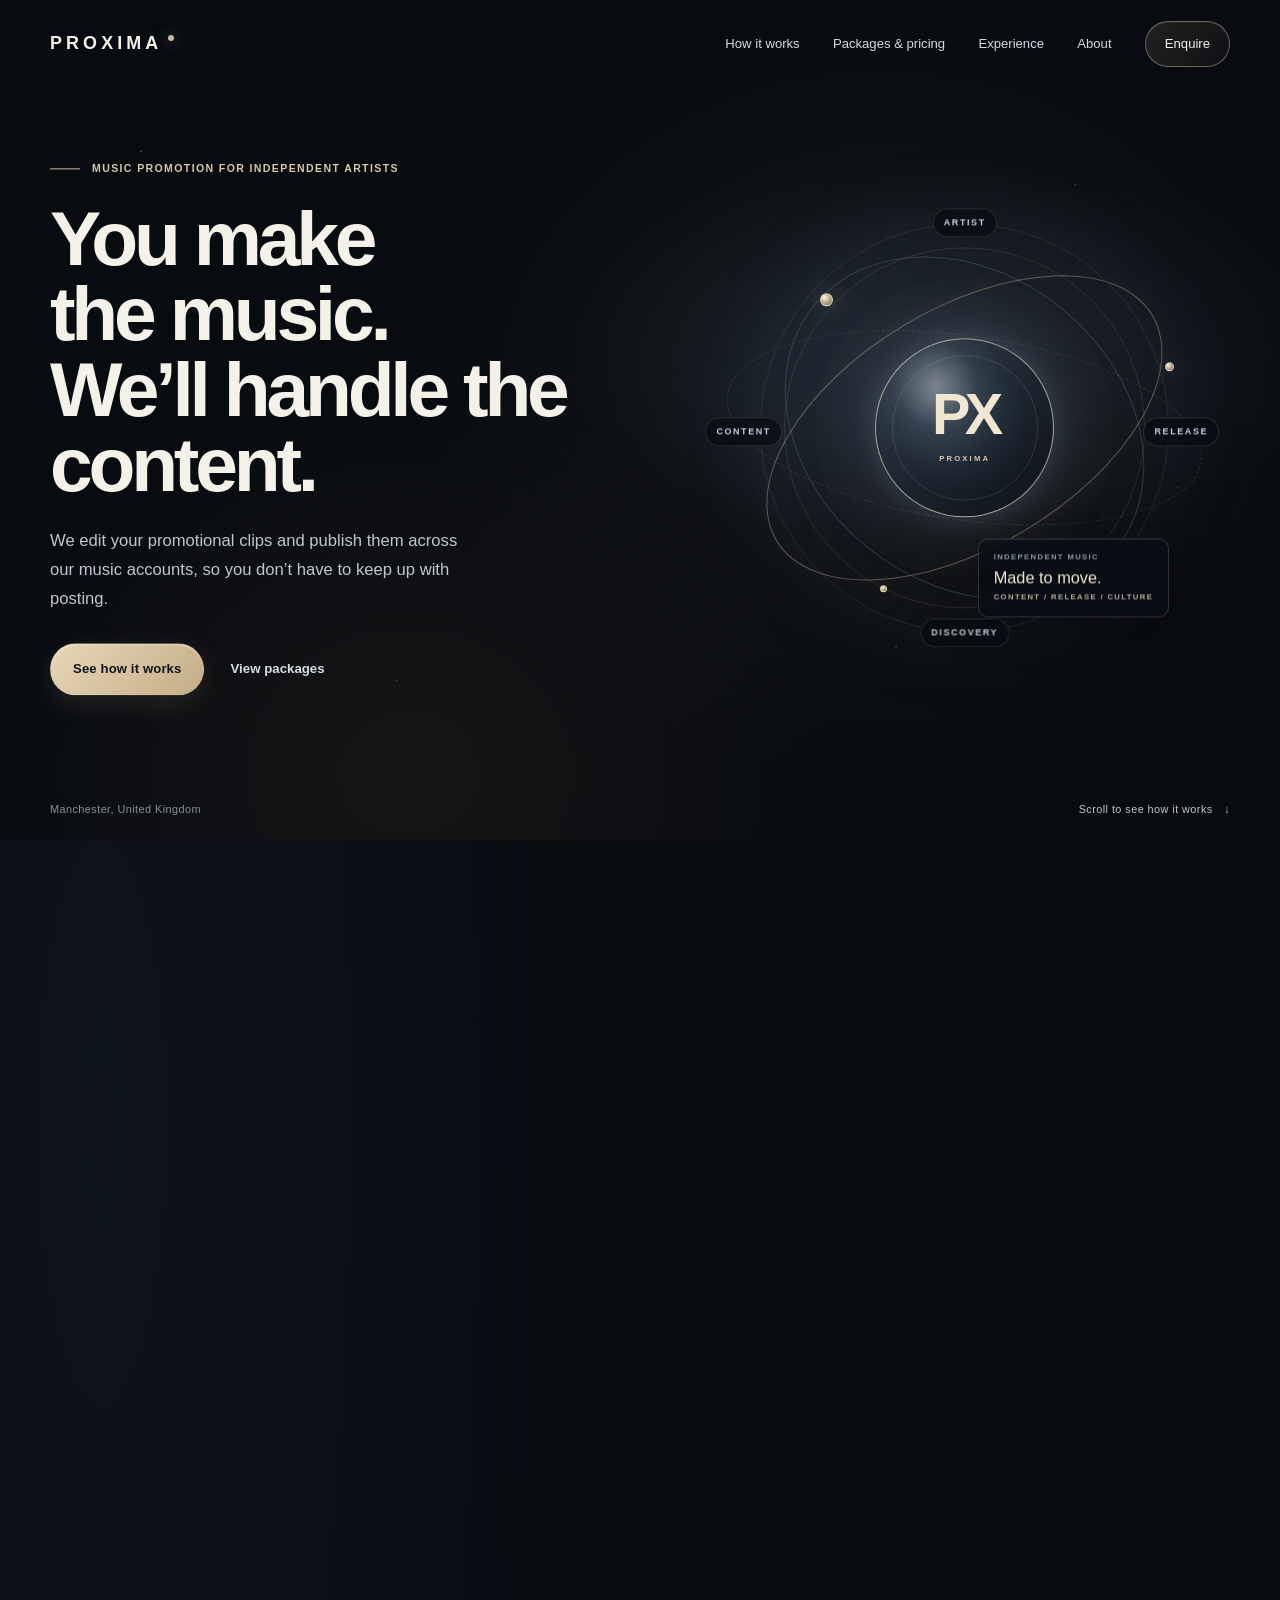
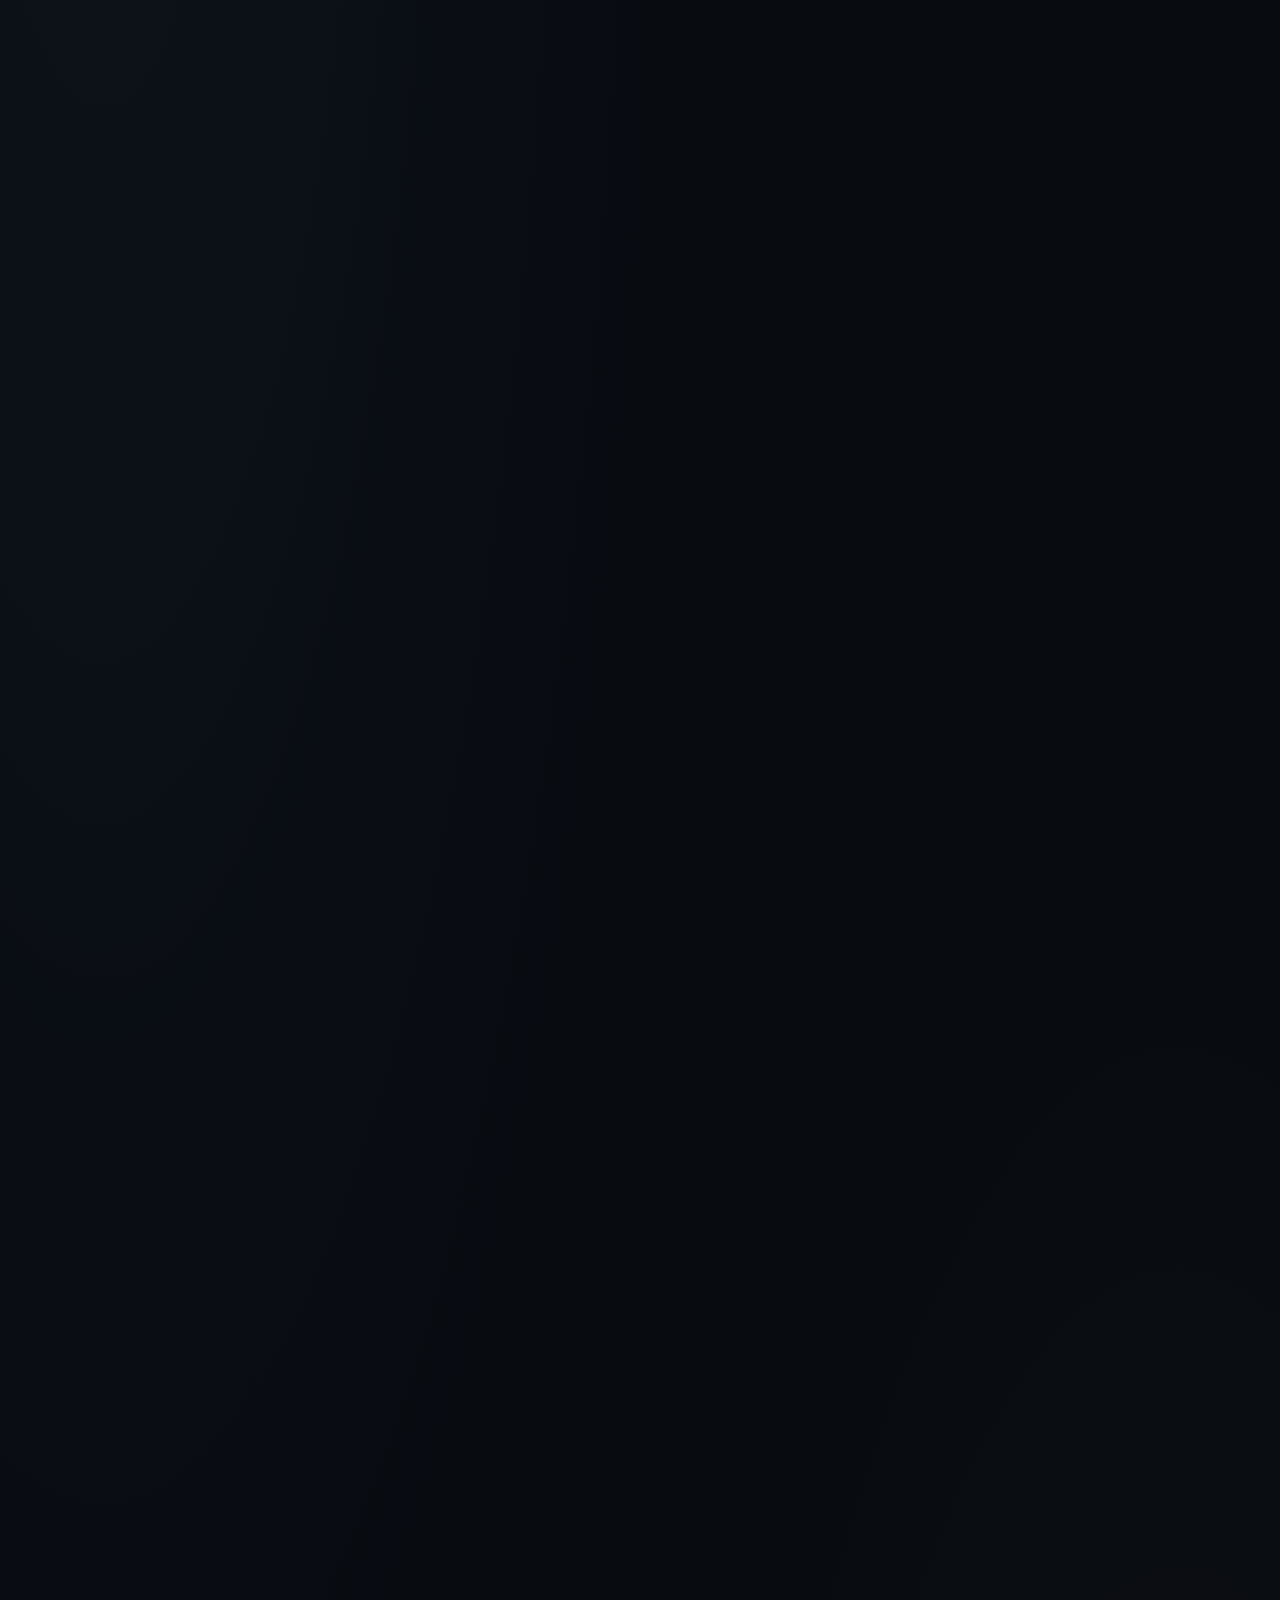
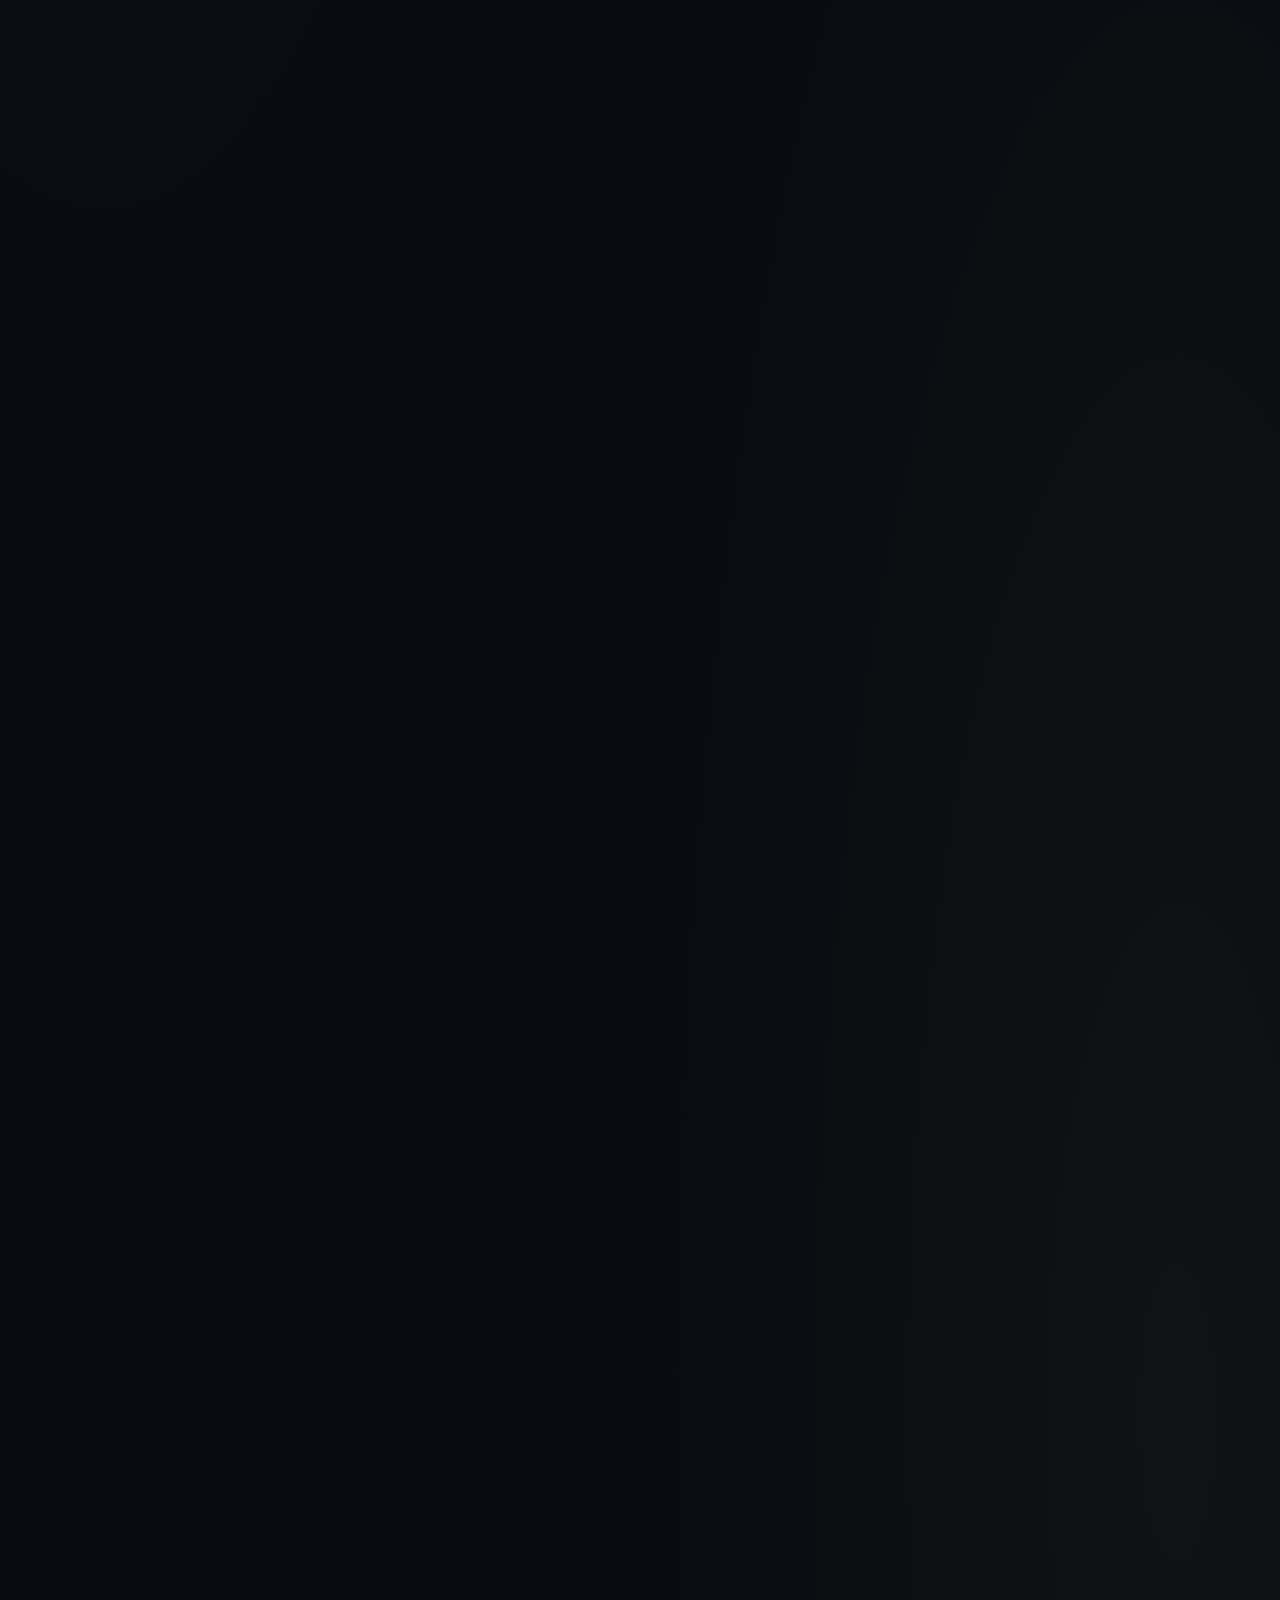
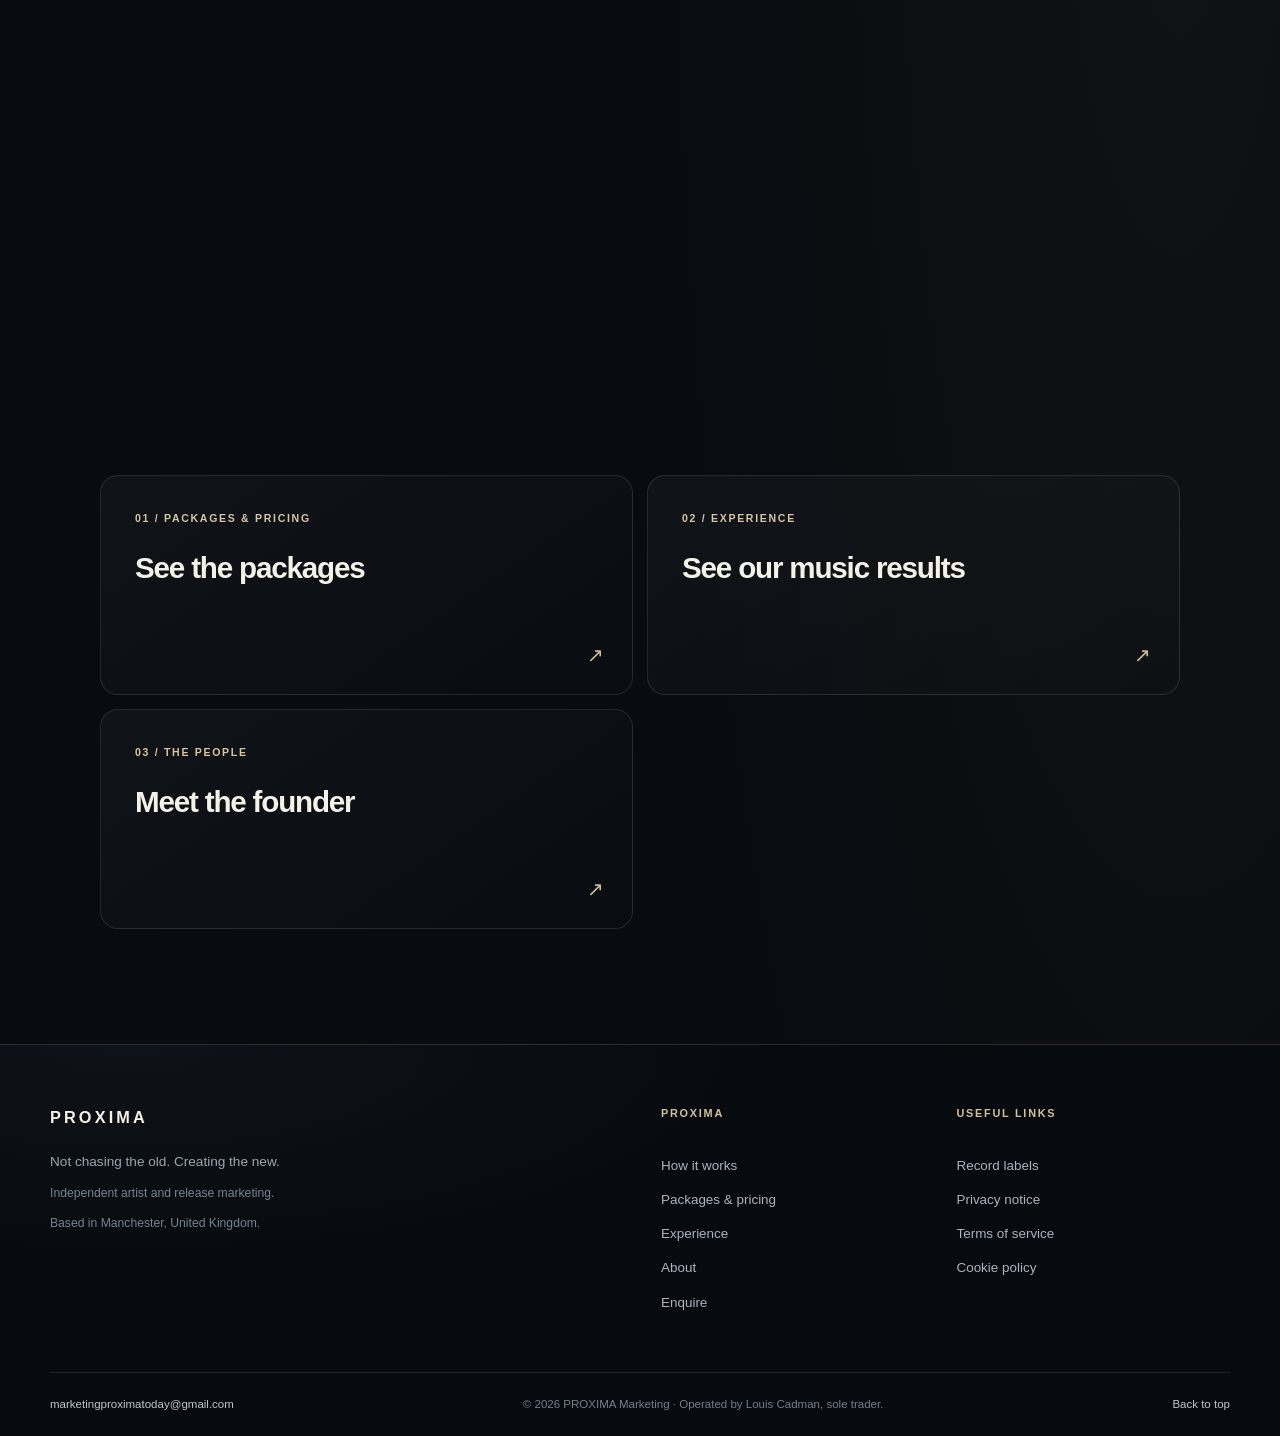
<file: index.html>
<!doctype html>
<html lang="en">
<head>
  <meta charset="utf-8">
  <meta name="viewport" content="width=device-width, initial-scale=1">
  <meta name="theme-color" content="#090909">
  <meta name="description" content="Hands-on music promotion for independent artists. PROXIMA edits clips, creates release content and publishes through dedicated music accounts.">
  <meta property="og:type" content="website">
  <meta property="og:title" content="PROXIMA — Independent Music Marketing">
  <meta property="og:description" content="Hands-on music promotion for independent artists. PROXIMA edits clips, creates release content and publishes through dedicated music accounts.">
  <meta property="og:url" content="https://proximamarketing.github.io/Proxima/">
  <title>PROXIMA — Independent Music Marketing</title>
  <link rel="stylesheet" href="style.css?v=20261109-standard-font-refresh-01">
  <link rel="stylesheet" href="site-pages.css?v=20261109-release-label-layout-01">
  <script src="script.js?v=20261109-release-label-layout-01" defer></script>
</head>
<body>
  <a class="skip-link" href="#main">Skip to content</a>
  <div class="scroll-progress" aria-hidden="true"></div>
  <header class="site-header">
    <nav class="navbar container" aria-label="Main navigation">
      <a class="wordmark" href="#top" aria-label="PROXIMA home">PROXIMA</a>
      <button class="menu-toggle" type="button" aria-expanded="false" aria-controls="primaryNavigation" aria-label="Open navigation">
        <span></span><span></span>
      </button>
      <div class="nav-links" id="primaryNavigation">
        <a href="index.html#journey">How it works</a>
        <a href="journey.html">Packages &amp; pricing</a>
        <a href="views.html">Experience</a>
        <a href="about.html">About</a>
        <a class="nav-cta" href="application.html#application">Enquire</a>
      </div>
    </nav>
  </header>

  <main id="main">
    <section class="hero section-shell" id="top">
      <div class="hero-glow" aria-hidden="true"></div>
      <div class="hero-grid container">
        <div class="hero-copy">
          <p class="eyebrow"><span class="eyebrow-line"></span> Music promotion for independent artists</p>
          <h1>You make the music.<br><span class="serif-accent">We’ll handle the content.</span></h1>
          <p class="hero-lede">We edit your promotional clips and publish them across our music accounts, so you don’t have to keep up with posting.</p>
          <div class="hero-actions">
            <a class="button button-primary" href="#journey">See how it works</a>
            <a class="text-link" href="journey.html">View packages</a>
          </div>
        </div>
        <div class="hero-art" aria-hidden="true">
          <div class="hero-art-scene">
            <span class="hero-art-orbit hero-art-orbit-one"></span>
            <span class="hero-art-orbit hero-art-orbit-two"></span>
            <span class="hero-art-orbit hero-art-orbit-three"></span>
            <span class="hero-art-node hero-art-node-one"></span>
            <span class="hero-art-node hero-art-node-two"></span>
            <span class="hero-art-node hero-art-node-three"></span>
            <div class="hero-art-core">
              <span class="hero-art-core-mark">PX</span>
              <span class="hero-art-core-name">PROXIMA</span>
            </div>
            <span class="hero-art-label hero-art-label-top">ARTIST</span>
            <span class="hero-art-label hero-art-label-right">RELEASE</span>
            <span class="hero-art-label hero-art-label-bottom">DISCOVERY</span>
            <span class="hero-art-label hero-art-label-left">CONTENT</span>
            <div class="hero-art-caption"><span>INDEPENDENT MUSIC</span><strong>Made to move.</strong><span>CONTENT / RELEASE / CULTURE</span></div>
          </div>
        </div>
      </div>
      <div class="hero-bottom container">
        <span>Manchester, United Kingdom</span>
        <a href="#approach">Scroll to see how it works <span aria-hidden="true">↓</span></a>
      </div>
    </section>

    

      <aside class="solar-guide" aria-label="PROXIMA solar system navigation">
        <div class="solar-guide-heading">
          <p class="eyebrow">How it works</p>
          <h2>See what<br><span class="serif-accent">we do.</span></h2>
          <p class="solar-guide-hint">Scroll through the service, or choose a section.</p>
        </div>
        <div class="solar-briefing" id="solarBriefing" aria-live="polite" aria-atomic="true" hidden>
          <div class="solar-briefing-content" id="solarBriefingContent">
            <p class="solar-briefing-index" id="solarBriefingIndex">01 / 06</p>
            <h2 id="solarBriefingTitle"></h2>
            <p class="solar-briefing-copy" id="solarBriefingCopy"></p>
            <p class="solar-briefing-meta" id="solarBriefingMeta"></p>
            <a class="inline-link solar-briefing-link" href="application.html#application">Make an enquiry</a>
          </div>
        </div>
        <svg class="planet-annotation" id="planetAnnotation" aria-hidden="true">
          <defs>
            <linearGradient id="planetLeaderGradient" x1="0%" y1="0%" x2="100%" y2="0%">
              <stop offset="0%" stop-color="#e8d8b5" stop-opacity=".95"></stop>
              <stop offset="52%" stop-color="#d7e0e6" stop-opacity=".8"></stop>
              <stop offset="100%" stop-color="#e8d8b5" stop-opacity=".92"></stop>
            </linearGradient>
          </defs>
          <path id="planetLeaderPrevious" d=""></path>
          <path id="planetLeader" pathLength="1" d=""></path>
          <circle id="planetAnchorRing" cx="0" cy="0" r="6.5"></circle>
          <circle id="planetAnchorDot" cx="0" cy="0" r="2.1"></circle>
          <circle id="planetLeaderEnd" cx="0" cy="0" r="3"></circle>
        </svg>
        <div class="solar-system" id="solarSystem">
          <div class="solar-orbit solar-orbit-one" aria-hidden="true"></div>
          <div class="solar-orbit solar-orbit-two" aria-hidden="true"></div>
          <div class="solar-orbit solar-orbit-three" aria-hidden="true"></div>
          <a class="solar-star" href="application.html#application" aria-label="Start an artist or label enquiry"><span class="star-shape" aria-hidden="true"></span><span class="star-label">ENQUIRE</span></a>
          <div class="planet-field" id="planetField">
            <a class="planet-link" data-target="approach" href="#approach" style="--orbit-index:0"><span class="planet-body planet-dawn" aria-hidden="true"></span><span class="planet-label">Why PROXIMA</span></a>
            <a class="planet-link" data-target="identity" href="#identity" style="--orbit-index:1"><span class="planet-body planet-identity" aria-hidden="true"></span><span class="planet-label">Artist features</span></a>
            <a class="planet-link" data-target="release" href="#release" style="--orbit-index:2"><span class="planet-body planet-release" aria-hidden="true"></span><span class="planet-label">Release clips</span></a>
            <a class="planet-link" data-target="content" href="#content" style="--orbit-index:3"><span class="planet-body planet-content" aria-hidden="true"></span><span class="planet-label">Music culture</span></a>
            <a class="planet-link" data-target="audience" href="#audience" style="--orbit-index:4"><span class="planet-body planet-audience" aria-hidden="true"></span><span class="planet-label">Research</span></a>
            <a class="planet-link" data-target="process" href="#process" style="--orbit-index:5"><span class="planet-body planet-process" aria-hidden="true"></span><span class="planet-label">How it works</span></a>
          </div>
        </div>
        <nav class="solar-mobile-key" aria-label="Choose a subject area">
          <a class="solar-key-link" data-target="approach" href="#approach">Why PROXIMA</a>
          <a class="solar-key-link" data-target="identity" href="#identity">Artist features</a>
          <a class="solar-key-link" data-target="release" href="#release">Release clips</a>
          <a class="solar-key-link" data-target="content" href="#content">Music culture</a>
          <a class="solar-key-link" data-target="audience" href="#audience">Research</a>
          <a class="solar-key-link" data-target="process" href="#process">How it works</a>
        </nav>
        <div class="solar-guide-footer"><span class="solar-live-dot"></span><span id="solarStatus" aria-live="polite">Scroll to see what we do.</span></div>
        <div class="solar-chapter-counter" aria-hidden="true"><span id="solarChapterNumber">01</span><span class="solar-counter-rule"></span><span>06</span></div>
      </aside>

    <div class="experience-layout" id="journey">
      <div class="experience-content">
    <section class="intro section-pad" id="approach">
      <div class="container intro-grid reveal">
        <div>
          <p class="eyebrow">Why PROXIMA exists</p>
          <h2>More time<br><span class="serif-accent">for the music.</span></h2>
        </div>
        <div class="intro-copy"><p>We take care of the editing, captions and regular posting. You stay focused on writing, recording and releasing.</p></div>
      </div>
    </section>

    <section class="services section-pad" id="services">
      <div class="container">
        <div class="section-heading reveal">
          <div><p class="eyebrow">What we do</p><h2>What we<br><span class="serif-accent">make for you.</span></h2></div>
        </div>
        <div class="service-grid">
          <article class="service-card reveal planet-chapter" id="identity">
            <div class="service-card-top"><span class="service-number">01</span></div>
            <h3>Artist features</h3>
          </article>
          <article class="service-card reveal planet-chapter" id="release">
            <div class="service-card-top"><span class="service-number">02</span></div>
            <h3>Release clips</h3>
          </article>
          <article class="service-card reveal planet-chapter" id="content">
            <div class="service-card-top"><span class="service-number">03</span></div>
            <h3>Music culture</h3>
          </article>
          <article class="service-card reveal planet-chapter" id="audience">
            <div class="service-card-top"><span class="service-number">04</span></div>
            <h3>Release research</h3>
          </article>
        </div>
      </div>
    </section>

    <section class="process section-pad" id="process">
      <div class="container">
        <div class="section-heading section-heading-centered reveal">
          <p class="eyebrow">The process</p>
          <h2>Four steps.<br><span class="serif-accent">Then we get to work.</span></h2>
        </div>
        <div class="process-steps">
          <article class="process-step reveal"><span class="step-number">01</span><div class="step-line" aria-hidden="true"></div><h3>Send your music</h3></article>
          <article class="process-step reveal"><span class="step-number">02</span><div class="step-line" aria-hidden="true"></div><h3>Agree the content</h3></article>
          <article class="process-step reveal"><span class="step-number">03</span><div class="step-line" aria-hidden="true"></div><h3>Approve the edits</h3></article>
          <article class="process-step reveal"><span class="step-number">04</span><div class="step-line" aria-hidden="true"></div><h3>We publish and report</h3></article>
        </div>
      </div>
    </section>

    <section class="destination-section section-pad" id="destinations">
      <div class="container">
        <div class="destination-intro reveal">
          <p class="eyebrow">Want the details?</p>
          <h2>Choose what<br><span class="serif-accent">you need to see.</span></h2>
        </div>
        <div class="destination-grid">
          <a class="destination-card reveal" href="journey.html">
            <span class="destination-index">01 / PACKAGES &amp; PRICING</span>
            <span class="destination-title">See the packages</span>
            <span class="destination-arrow" aria-hidden="true">↗</span>
          </a>
          <a class="destination-card reveal" href="views.html">
            <span class="destination-index">02 / EXPERIENCE</span>
            <span class="destination-title">See our music results</span>
            <span class="destination-arrow" aria-hidden="true">↗</span>
          </a>
          <a class="destination-card reveal" href="about.html">
            <span class="destination-index">03 / THE PEOPLE</span>
            <span class="destination-title">Meet the founder</span>
            <span class="destination-arrow" aria-hidden="true">↗</span>
          </a>
        </div>
      </div>
    </section>
      </div>
    </div>
  </main>

  <footer class="site-footer">
    <div class="container footer-main">
      <div class="footer-brand">
        <a class="wordmark footer-wordmark" href="#top">PROXIMA</a>
        <p>Not chasing the old. Creating the new.</p>
        <p class="footer-positioning">Independent artist and release marketing.</p>
        <p class="footer-positioning">Based in Manchester, United Kingdom.</p>
      </div>
      <div class="footer-nav">
        <span class="footer-label">PROXIMA</span>
        <a href="index.html#journey">How it works</a>
        <a href="journey.html">Packages &amp; pricing</a>
        <a href="views.html">Experience</a>
        <a href="about.html">About</a>
        <a href="application.html#application">Enquire</a>
      </div>
      <div class="footer-nav footer-legal-nav">
        <span class="footer-label">Useful links</span>
        <a href="labels.html">Record labels</a>
        <a href="privacy.html">Privacy notice</a>
        <a href="terms.html">Terms of service</a>
        <a href="cookies.html">Cookie policy</a>
      </div>
    </div>
    <div class="container footer-bottom">
      <a href="mailto:marketingproximatoday@gmail.com">marketingproximatoday@gmail.com</a>
      <span>© <span id="currentYear">2026</span> PROXIMA Marketing · Operated by Louis Cadman, sole trader.</span>
      <a href="#top">Back to top</a>
    </div>
  </footer>
</body>
</html>
</file>
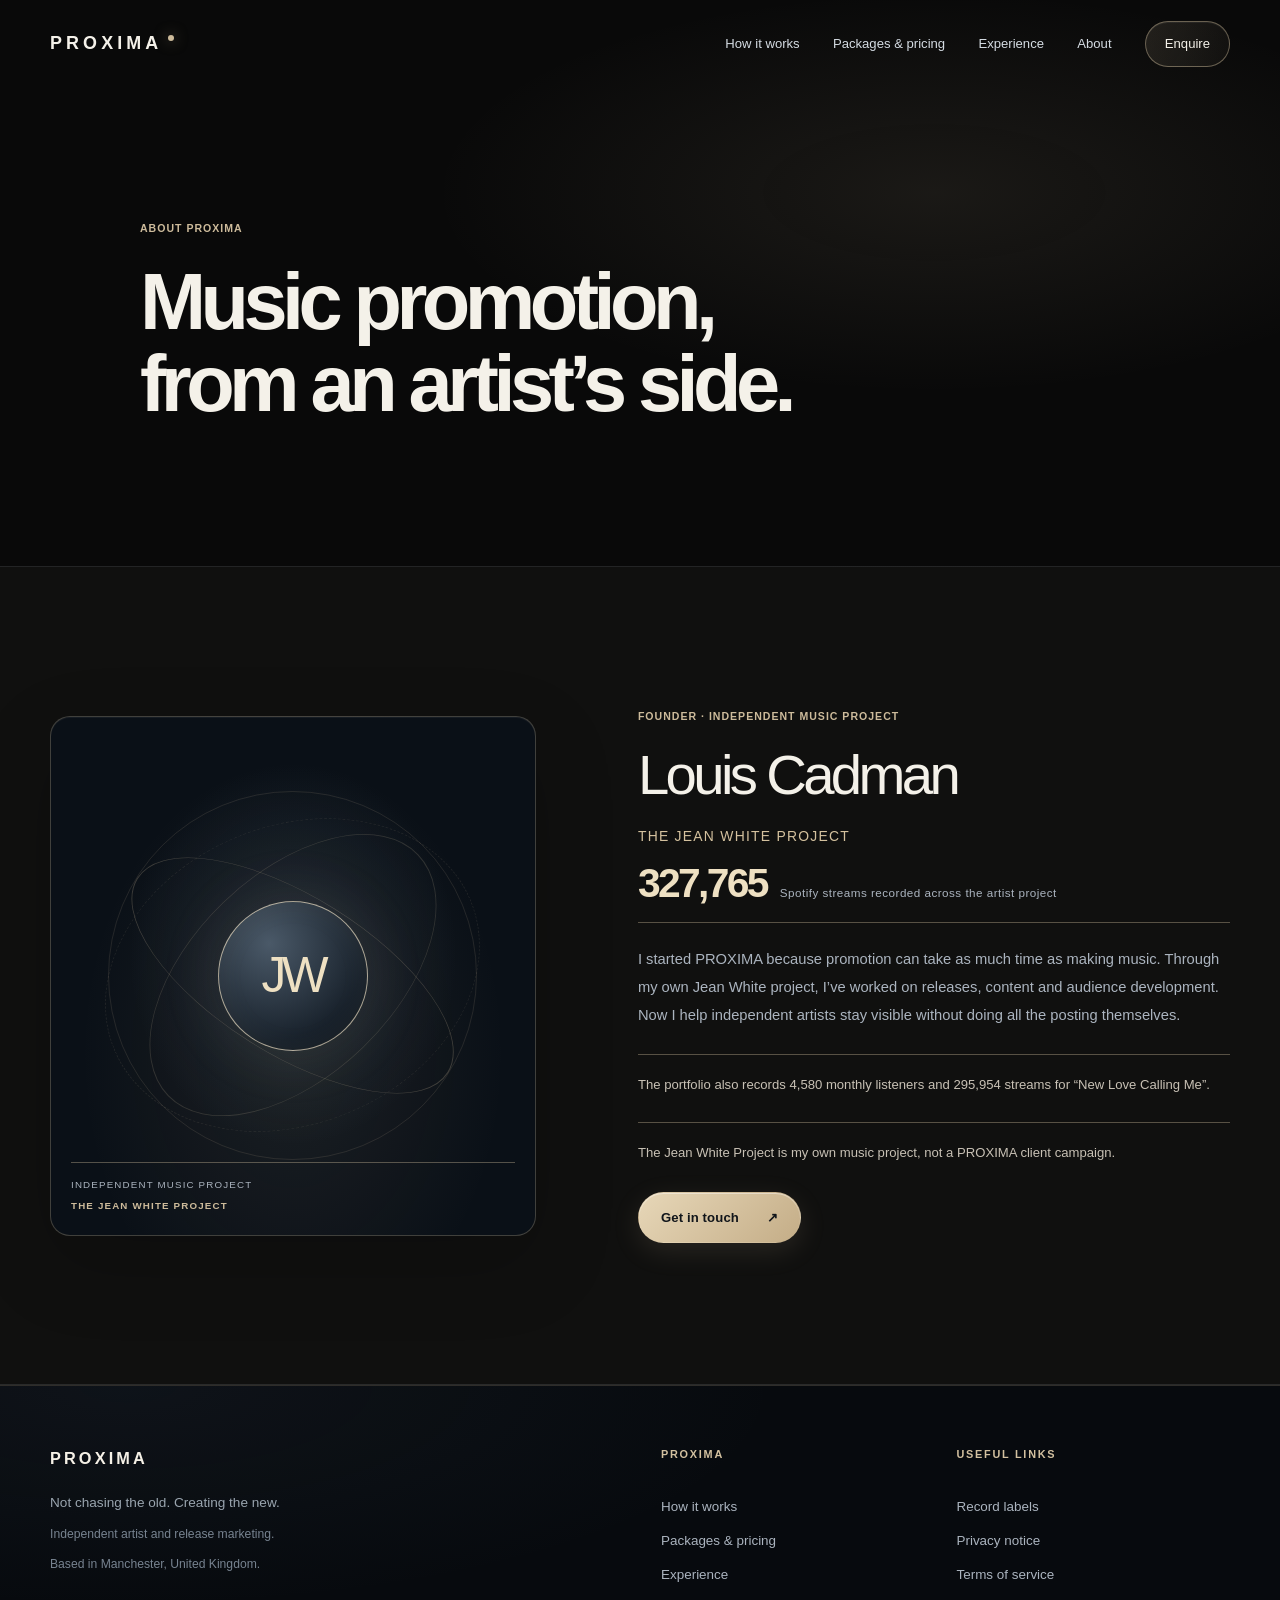
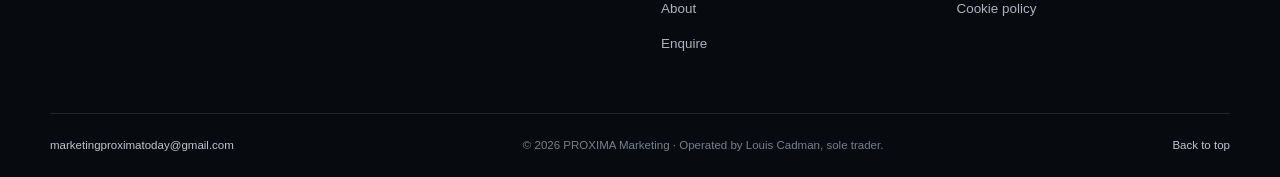
<file: about.html>
<!doctype html>
<html lang="en">
<head>
  <meta charset="utf-8">
  <meta name="viewport" content="width=device-width, initial-scale=1">
  <meta name="theme-color" content="#090909">
  <meta name="description" content="Meet Louis Cadman, founder of PROXIMA Marketing and the musician behind the Jean White project.">
  <meta property="og:type" content="website">
  <meta property="og:title" content="About PROXIMA Marketing">
  <meta property="og:description" content="Meet the founder of PROXIMA Marketing and the independent music project behind its experience.">
  <meta property="og:url" content="https://proximamarketing.github.io/Proxima/about.html">
  <title>About PROXIMA Marketing</title>
  <link rel="stylesheet" href="style.css?v=20261109-standard-font-refresh-01">
  <script src="script.js?v=20261109-release-label-layout-01" defer></script>
</head>
<body>
  <a class="skip-link" href="#main">Skip to content</a>
  <div class="scroll-progress" aria-hidden="true"></div>
  <header class="site-header">
    <nav class="navbar container" aria-label="Main navigation">
      <a class="wordmark" href="index.html#top" aria-label="PROXIMA home">PROXIMA</a>
      <button class="menu-toggle" type="button" aria-expanded="false" aria-controls="primaryNavigation" aria-label="Open navigation">
        <span></span><span></span>
      </button>
      <div class="nav-links" id="primaryNavigation">
        <a href="index.html#journey">How it works</a>
        <a href="journey.html">Packages &amp; pricing</a>
        <a href="views.html">Experience</a>
        <a href="about.html">About</a>
        <a class="nav-cta" href="application.html#application">Enquire</a>
      </div>
    </nav>
  </header>

  <main id="main" class="about-page">
    <section class="about-intro section-pad">
      <div class="container about-intro-inner reveal">
        <p class="eyebrow">About PROXIMA</p>
        <h1>Music promotion,<br><span class="serif-accent">from an artist’s side.</span></h1>
      </div>
    </section>

    <section class="founder section-pad" id="the-story">
      <div class="container founder-grid">
        <div class="founder-art reveal" aria-label="Abstract orbital artwork for The Jean White Project">
          <div class="founder-art-orbit founder-art-orbit-one" aria-hidden="true"></div>
          <div class="founder-art-orbit founder-art-orbit-two" aria-hidden="true"></div>
          <div class="founder-art-core" aria-hidden="true"><span>JW</span></div>
          <div class="founder-art-caption"><span>INDEPENDENT MUSIC PROJECT</span><span>THE JEAN WHITE PROJECT</span></div>
        </div>
        <div class="founder-copy reveal">
          <p class="eyebrow">Founder · Independent music project</p>
          <h2>Louis Cadman</h2>
          <p class="founder-project-name">The Jean White Project</p>
          <div class="founder-statline"><strong>327,765</strong><span>Spotify streams recorded across the artist project</span></div>
          <p>I started PROXIMA because promotion can take as much time as making music. Through my own Jean White project, I’ve worked on releases, content and audience development. Now I help independent artists stay visible without doing all the posting themselves.</p>
          <p class="founder-honesty">The portfolio also records 4,580 monthly listeners and 295,954 streams for “New Love Calling Me”.</p>
          <p class="founder-honesty">The Jean White Project is my own music project, not a PROXIMA client campaign.</p>
          <a class="button button-primary" href="application.html#application">Get in touch <span aria-hidden="true">↗</span></a>
        </div>
      </div>
    </section>

      </main>

  <footer class="site-footer">
    <div class="container footer-main">
      <div class="footer-brand">
        <a class="wordmark footer-wordmark" href="index.html#top">PROXIMA</a>
        <p>Not chasing the old. Creating the new.</p>
        <p class="footer-positioning">Independent artist and release marketing.</p>
        <p class="footer-positioning">Based in Manchester, United Kingdom.</p>
      </div>
      <div class="footer-nav">
        <span class="footer-label">PROXIMA</span>
        <a href="index.html#journey">How it works</a>
        <a href="journey.html">Packages &amp; pricing</a>
        <a href="views.html">Experience</a>
        <a href="about.html">About</a>
        <a href="application.html#application">Enquire</a>
      </div>
      <div class="footer-nav footer-legal-nav">
        <span class="footer-label">Useful links</span>
        <a href="labels.html">Record labels</a>
        <a href="privacy.html">Privacy notice</a>
        <a href="terms.html">Terms of service</a>
        <a href="cookies.html">Cookie policy</a>
      </div>
    </div>
    <div class="container footer-bottom">
      <a href="mailto:marketingproximatoday@gmail.com">marketingproximatoday@gmail.com</a>
      <span>© <span id="currentYear">2026</span> PROXIMA Marketing · Operated by Louis Cadman, sole trader.</span>
      <a href="index.html#top">Back to top</a>
    </div>
  </footer>
</body>
</html>
</file>
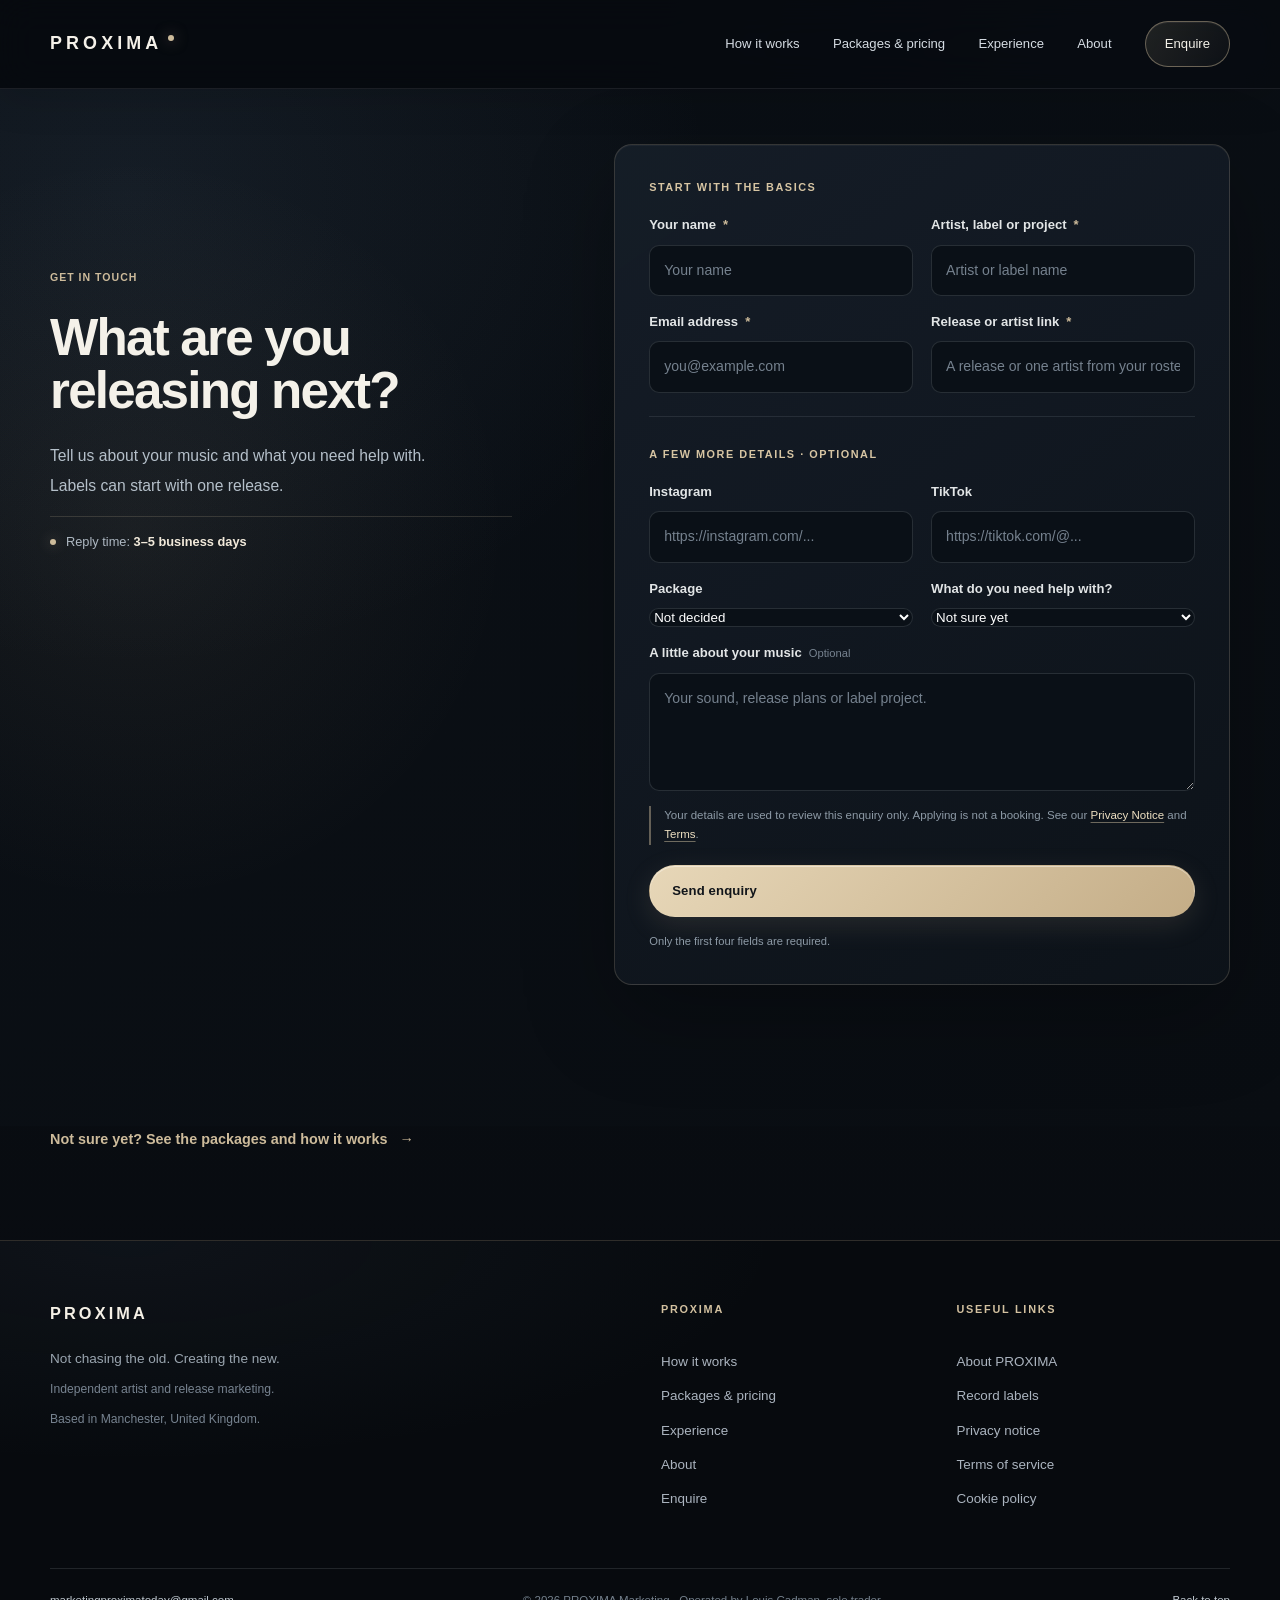
<file: application.html>
<!doctype html>
<html lang="en">
<head>
  <meta charset="utf-8">
  <meta name="viewport" content="width=device-width, initial-scale=1">
  <meta name="theme-color" content="#090909">
  <meta name="description" content="Talk to PROXIMA about promotional content for your next release or a one-release label pilot.">
  <meta property="og:type" content="website">
  <meta property="og:title" content="Talk to PROXIMA | Music promotion">
  <meta property="og:description" content="Artists and independent labels can enquire about promotional content for a release or roster.">
  <title>Talk to PROXIMA | Music promotion</title>
  <link rel="stylesheet" href="style.css?v=20261109-standard-font-refresh-01">
  <link rel="stylesheet" href="site-pages.css?v=20261109-release-label-layout-01">
  <script src="script.js?v=20261109-release-label-layout-01" defer></script>
  
</head>
<body class="subpage-body">
  <a class="skip-link" href="#main">Skip to content</a>
  <div class="scroll-progress" aria-hidden="true"></div>
  
  <header class="site-header">
    <nav class="navbar container" aria-label="Main navigation">
      <a class="wordmark" href="index.html#top" aria-label="PROXIMA home">PROXIMA</a>
      <button class="menu-toggle" type="button" aria-expanded="false" aria-controls="primaryNavigation" aria-label="Open navigation">
        <span></span><span></span>
      </button>
      <div class="nav-links" id="primaryNavigation">
        <a href="index.html#journey">How it works</a>
        <a href="journey.html">Packages &amp; pricing</a>
        <a href="views.html">Experience</a>
        <a href="about.html">About</a>
        <a class="nav-cta" href="application.html#application">Enquire</a>
      </div>
    </nav>
  </header>
  <main id="main" class="subpage-main">
    
    <section class="application-section section-pad" id="application">
      <div class="application-glow" aria-hidden="true"></div>
      <div class="container application-layout">
        <div class="application-copy reveal">
          <p class="eyebrow">Get in touch</p>
          <h2>What are you<br><span class="serif-accent">releasing next?</span></h2>
          <p>Tell us about your music and what you need help with. Labels can start with one release.</p>
          <div class="response-time"><span class="response-dot" aria-hidden="true"></span><span>Reply time: <strong>3–5 business days</strong></span></div>
        </div>

        <noscript>
          <p class="noscript-note">The enquiry form needs JavaScript. You can still contact us at <a href="mailto:marketingproximatoday@gmail.com">marketingproximatoday@gmail.com</a>.</p>
        </noscript>
        <form id="applicationForm" class="application-form reveal" novalidate>
          <div class="form-heading"><span>START WITH THE BASICS</span></div>
          <div class="form-grid">
            <div class="form-group"><label for="fullName">Your name <span>*</span></label><input id="fullName" type="text" name="fullName" autocomplete="name" placeholder="Your name" required></div>
            <div class="form-group"><label for="artistName">Artist, label or project <span>*</span></label><input id="artistName" type="text" name="artistName" autocomplete="organization-title" placeholder="Artist or label name" required></div>
            <div class="form-group"><label for="email">Email address <span>*</span></label><input id="email" type="email" name="email" autocomplete="email" placeholder="you@example.com" required></div>
            <div class="form-group"><label for="spotify">Release or artist link <span>*</span></label><input id="spotify" type="url" name="spotify" placeholder="A release or one artist from your roster" required></div>
          </div>
          <div class="form-divider"></div>
          <div class="form-heading"><span>A FEW MORE DETAILS · OPTIONAL</span></div>
          <div class="form-grid">
            <div class="form-group"><label for="instagram">Instagram</label><input id="instagram" type="url" name="instagram" placeholder="https://instagram.com/..."></div>
            <div class="form-group"><label for="tiktok">TikTok</label><input id="tiktok" type="url" name="tiktok" placeholder="https://tiktok.com/@..."></div>
            <div class="form-group">
              <label for="packageInterest">Package</label>
              <select id="packageInterest" name="packageInterest">
                <option value="">Not decided</option>
                <option>Artist Promotion — £119/month</option>
                <option>Artist Growth — £229/month</option>
                <option>One-release label pilot — scope separately</option>
                <option>I'd like some guidance first</option>
              </select>
            </div>
            <div class="form-group">
              <label for="supportNeeded">What do you need help with?</label>
              <select id="supportNeeded" name="supportNeeded">
                <option value="">Not sure yet</option>
                <option>Promotional posting</option>
                <option>Promoting an upcoming release</option>
                <option>Content ideas and direction</option>
                <option>Ongoing marketing support</option>
                <option>Promotion for a label or artist roster</option>
              </select>
            </div>
          </div>
          <div class="form-group"><label for="about">A little about your music <small>Optional</small></label><textarea id="about" name="about" rows="3" placeholder="Your sound, release plans or label project."></textarea></div>
          <input type="hidden" name="phone" value="">
          <input type="hidden" name="goals" value="">
          <input type="hidden" name="why" value="">
          <input type="hidden" name="primaryGoal" value="">
          <input type="hidden" name="startTimeline" value="">
          <input type="hidden" name="releaseStatus" value="">
          <input type="hidden" name="releaseDate" value="">
          <p class="privacy-note">Your details are used to review this enquiry only. Applying is not a booking. See our <a href="privacy.html">Privacy Notice</a> and <a href="terms.html">Terms</a>.</p>
          <button class="button button-primary submit-button" type="submit" id="submitButton"><span>Send enquiry</span></button>
          <p class="form-status" id="formStatus" role="status" aria-live="polite" tabindex="-1"></p>
          <p class="form-footnote">Only the first four fields are required.</p>
        </form>
      </div>
    </section>
    <div class="container page-bottom-note"><a class="inline-link" href="journey.html">Not sure yet? See the packages and how it works <span aria-hidden="true">→</span></a></div>
  </main>
  
  <footer class="site-footer">
    <div class="container footer-main">
      <div class="footer-brand">
        <a class="wordmark footer-wordmark" href="index.html#top">PROXIMA</a>
        <p>Not chasing the old. Creating the new.</p>
        <p class="footer-positioning">Independent artist and release marketing.</p>
        <p class="footer-positioning">Based in Manchester, United Kingdom.</p>
      </div>
      <div class="footer-nav">
        <span class="footer-label">PROXIMA</span>
        <a href="index.html#journey">How it works</a>
        <a href="journey.html">Packages &amp; pricing</a>
        <a href="views.html">Experience</a>
        <a href="about.html">About</a>
        <a href="application.html#application">Enquire</a>
      </div>
      <div class="footer-nav footer-legal-nav">
        <span class="footer-label">Useful links</span>
        <a href="about.html">About PROXIMA</a>
        <a href="labels.html">Record labels</a>
        <a href="privacy.html">Privacy notice</a>
        <a href="terms.html">Terms of service</a>
        <a href="cookies.html">Cookie policy</a>
      </div>
    </div>
    <div class="container footer-bottom">
      <a href="mailto:marketingproximatoday@gmail.com">marketingproximatoday@gmail.com</a>
      <span>© <span id="currentYear">2026</span> PROXIMA Marketing · Operated by Louis Cadman, sole trader.</span>
      <a href="index.html#top">Back to top</a>
    </div>
  </footer>
</body>
</html>
</file>
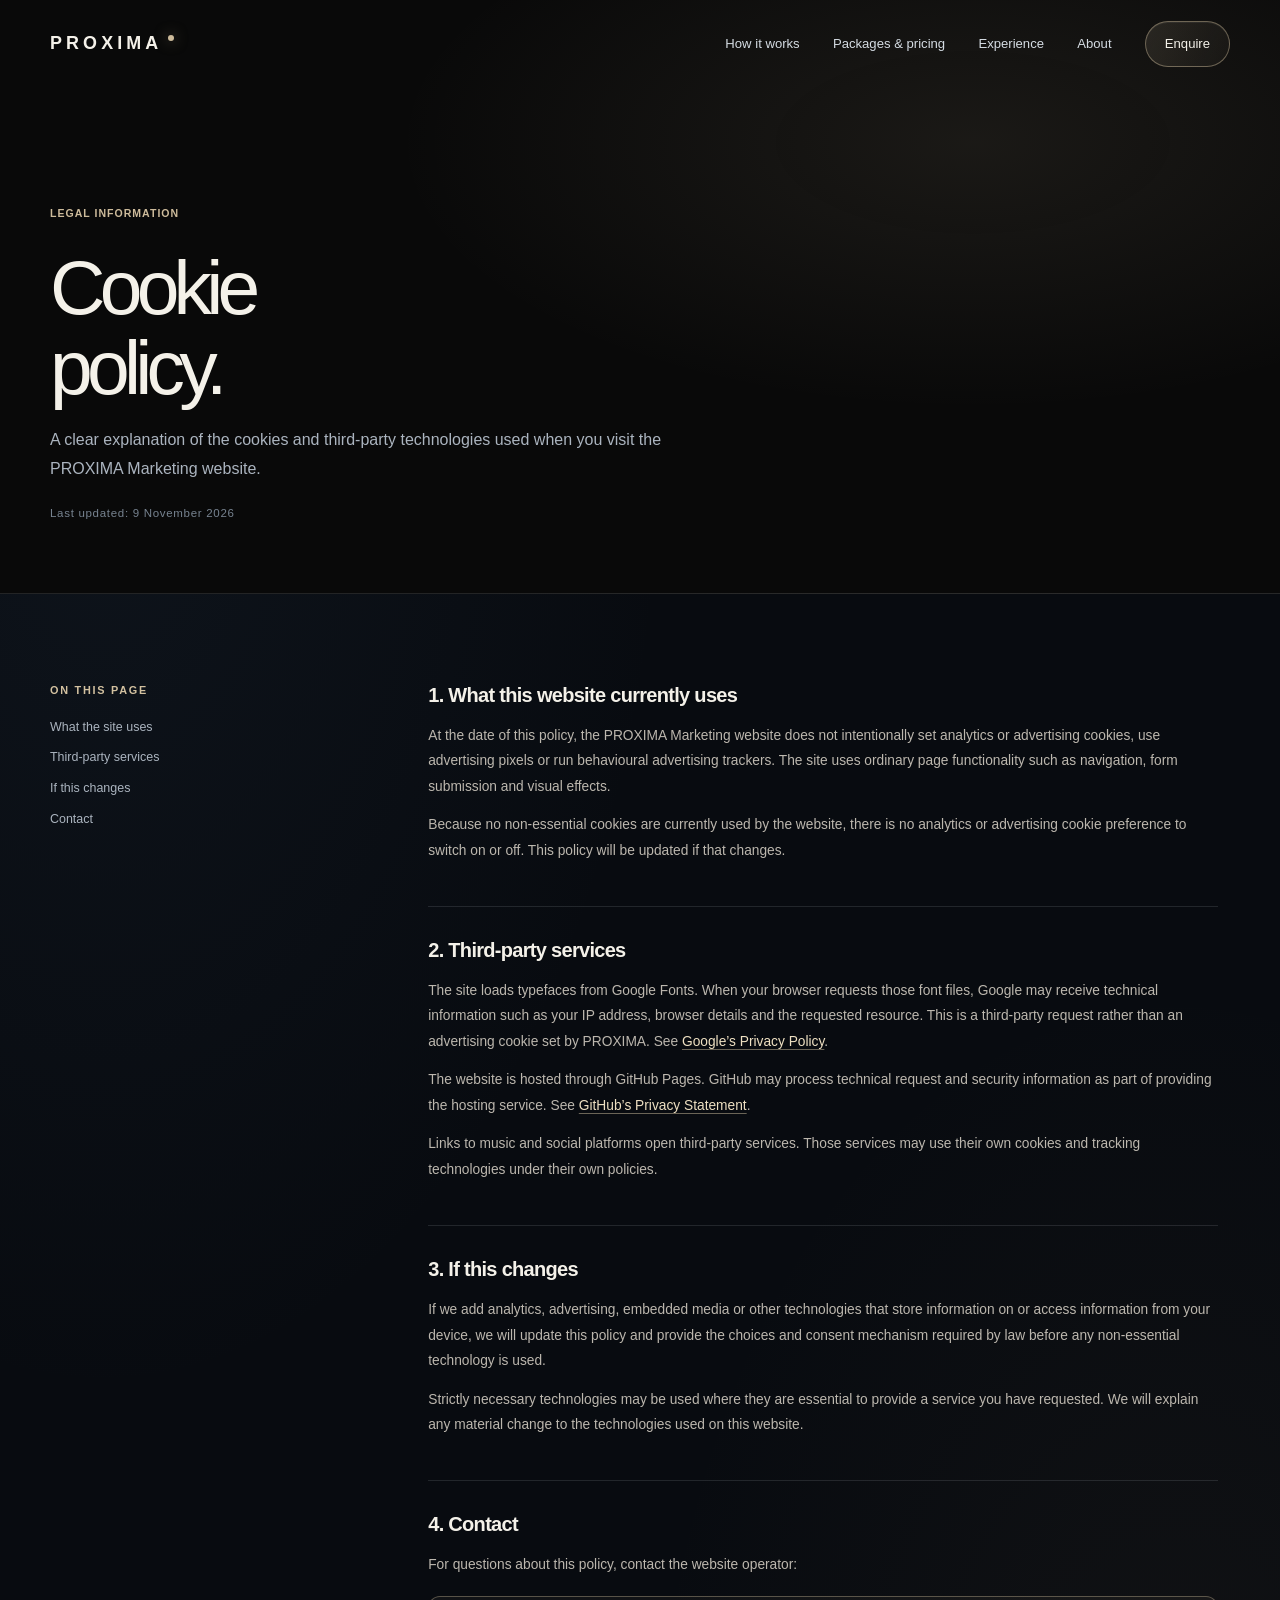
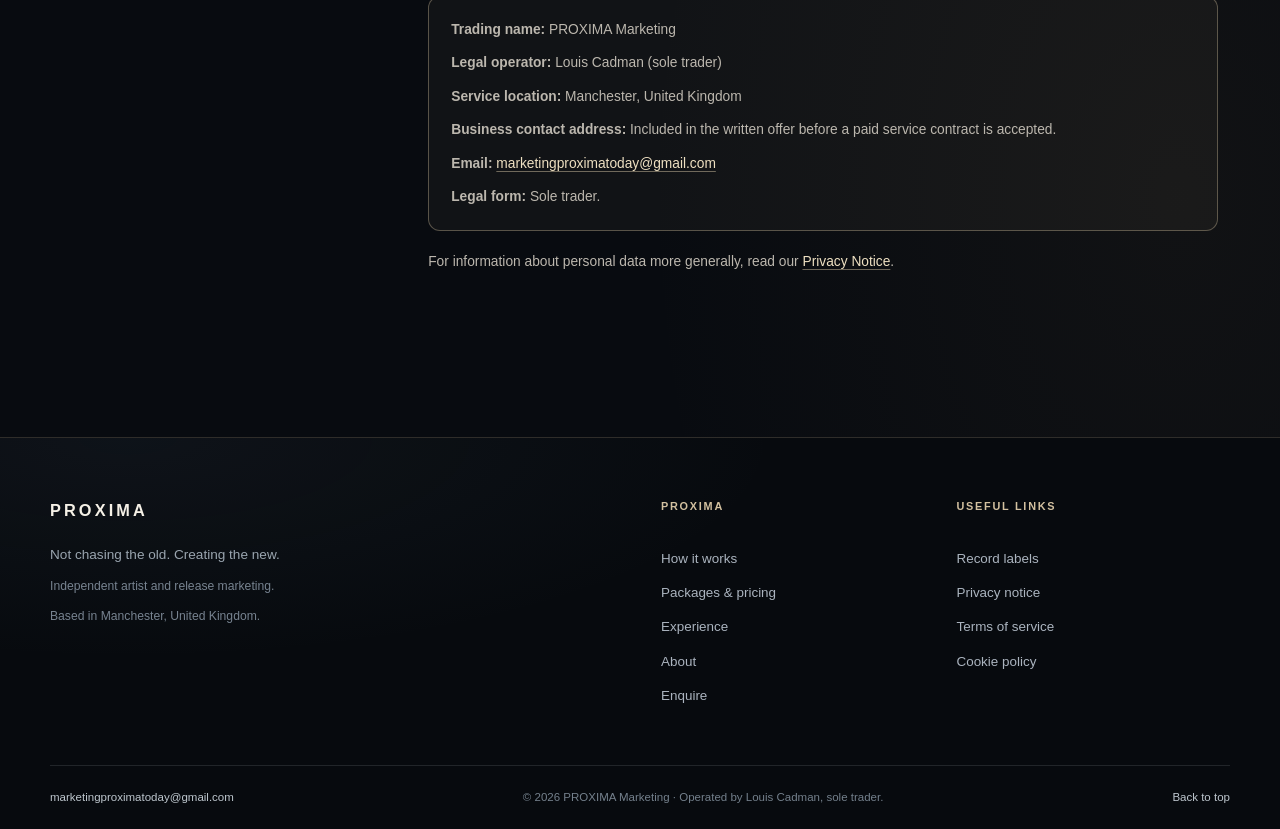
<file: cookies.html>
<!doctype html>
<html lang="en">
<head>
  <meta charset="utf-8">
  <meta name="viewport" content="width=device-width, initial-scale=1">
  <meta name="theme-color" content="#090909">
  <meta name="description" content="Details of cookies and similar technologies used by the PROXIMA Marketing website.">
  <title>Cookie policy | PROXIMA Marketing</title>
  <link rel="stylesheet" href="style.css?v=20261109-standard-font-refresh-01">
  <script src="script.js?v=20261109-release-label-layout-01" defer></script>
</head>
<body>
  <a class="skip-link" href="#main">Skip to content</a>
  <div class="scroll-progress" aria-hidden="true"></div>
  <header class="site-header">
    <nav class="navbar container" aria-label="Main navigation">
      <a class="wordmark" href="index.html#top" aria-label="PROXIMA home">PROXIMA</a>
      <button class="menu-toggle" type="button" aria-expanded="false" aria-controls="primaryNavigation" aria-label="Open navigation"><span></span><span></span></button>
      <div class="nav-links" id="primaryNavigation">
        <a href="index.html#journey">How it works</a>
        <a href="journey.html">Packages &amp; pricing</a>
        <a href="views.html">Experience</a>
        <a href="about.html">About</a>
        <a class="nav-cta" href="application.html#application">Enquire</a>
      </div>
    </nav>
  </header>
  <main id="main" class="legal-page">
    <section class="legal-hero">
      <div class="container">
        <p class="eyebrow">Legal information</p>
        <h1>Cookie<br><span class="serif-accent">policy.</span></h1>
        <p class="legal-lede">A clear explanation of the cookies and third-party technologies used when you visit the PROXIMA Marketing website.</p>
        <p class="legal-meta">Last updated: 9 November 2026</p>
      </div>
    </section>
    <section class="legal-content">
      <div class="container legal-layout">
        <aside class="legal-sidebar" aria-label="On this page">
          <span class="footer-label">On this page</span>
          <a href="#current">What the site uses</a>
          <a href="#third-party">Third-party services</a>
          <a href="#future">If this changes</a>
          <a href="#contact">Contact</a>
        </aside>
        <div class="legal-copy">
          <section id="current">
            <h2>1. What this website currently uses</h2>
            <p>At the date of this policy, the PROXIMA Marketing website does not intentionally set analytics or advertising cookies, use advertising pixels or run behavioural advertising trackers. The site uses ordinary page functionality such as navigation, form submission and visual effects.</p>
            <p>Because no non-essential cookies are currently used by the website, there is no analytics or advertising cookie preference to switch on or off. This policy will be updated if that changes.</p>
          </section>
          <section id="third-party">
            <h2>2. Third-party services</h2>
            <p>The site loads typefaces from Google Fonts. When your browser requests those font files, Google may receive technical information such as your IP address, browser details and the requested resource. This is a third-party request rather than an advertising cookie set by PROXIMA. See <a href="https://policies.google.com/privacy" target="_blank" rel="noopener noreferrer">Google’s Privacy Policy</a>.</p>
            <p>The website is hosted through GitHub Pages. GitHub may process technical request and security information as part of providing the hosting service. See <a href="https://docs.github.com/en/site-policy/privacy-policies/github-general-privacy-statement" target="_blank" rel="noopener noreferrer">GitHub’s Privacy Statement</a>.</p>
            <p>Links to music and social platforms open third-party services. Those services may use their own cookies and tracking technologies under their own policies.</p>
          </section>
          <section id="future">
            <h2>3. If this changes</h2>
            <p>If we add analytics, advertising, embedded media or other technologies that store information on or access information from your device, we will update this policy and provide the choices and consent mechanism required by law before any non-essential technology is used.</p>
            <p>Strictly necessary technologies may be used where they are essential to provide a service you have requested. We will explain any material change to the technologies used on this website.</p>
          </section>
          <section id="contact">
            <h2>4. Contact</h2>
            <p>For questions about this policy, contact the website operator:</p>
            <div class="legal-contact">
          <p><strong>Trading name:</strong> PROXIMA Marketing</p>
          <p><strong>Legal operator:</strong> Louis Cadman (sole trader)</p>
          <p><strong>Service location:</strong> Manchester, United Kingdom</p>
          <p><strong>Business contact address:</strong> Included in the written offer before a paid service contract is accepted.</p>
          <p><strong>Email:</strong> <a href="mailto:marketingproximatoday@gmail.com">marketingproximatoday@gmail.com</a></p>
          <p><strong>Legal form:</strong> Sole trader.</p>
        </div>
            <p>For information about personal data more generally, read our <a href="privacy.html">Privacy Notice</a>.</p>
          </section>
        </div>
      </div>
    </section>
  </main>
  <footer class="site-footer">
    <div class="container footer-main">
      <div class="footer-brand">
        <a class="wordmark footer-wordmark" href="index.html#top">PROXIMA</a>
        <p>Not chasing the old. Creating the new.</p>
        <p class="footer-positioning">Independent artist and release marketing.</p>
        <p class="footer-positioning">Based in Manchester, United Kingdom.</p>
      </div>
      <div class="footer-nav">
        <span class="footer-label">PROXIMA</span>
        <a href="index.html#journey">How it works</a>
        <a href="journey.html">Packages &amp; pricing</a>
        <a href="views.html">Experience</a>
        <a href="about.html">About</a>
        <a href="application.html#application">Enquire</a>
      </div>
      <div class="footer-nav footer-legal-nav">
        <span class="footer-label">Useful links</span>
        <a href="labels.html">Record labels</a>
        <a href="privacy.html">Privacy notice</a>
        <a href="terms.html">Terms of service</a>
        <a href="cookies.html">Cookie policy</a>
      </div>
    </div>
    <div class="container footer-bottom">
      <a href="mailto:marketingproximatoday@gmail.com">marketingproximatoday@gmail.com</a>
      <span>© <span id="currentYear">2026</span> PROXIMA Marketing · Operated by Louis Cadman, sole trader.</span>
      <a href="index.html#top">Back to top</a>
    </div>
  </footer>
</body>
</html>
</file>
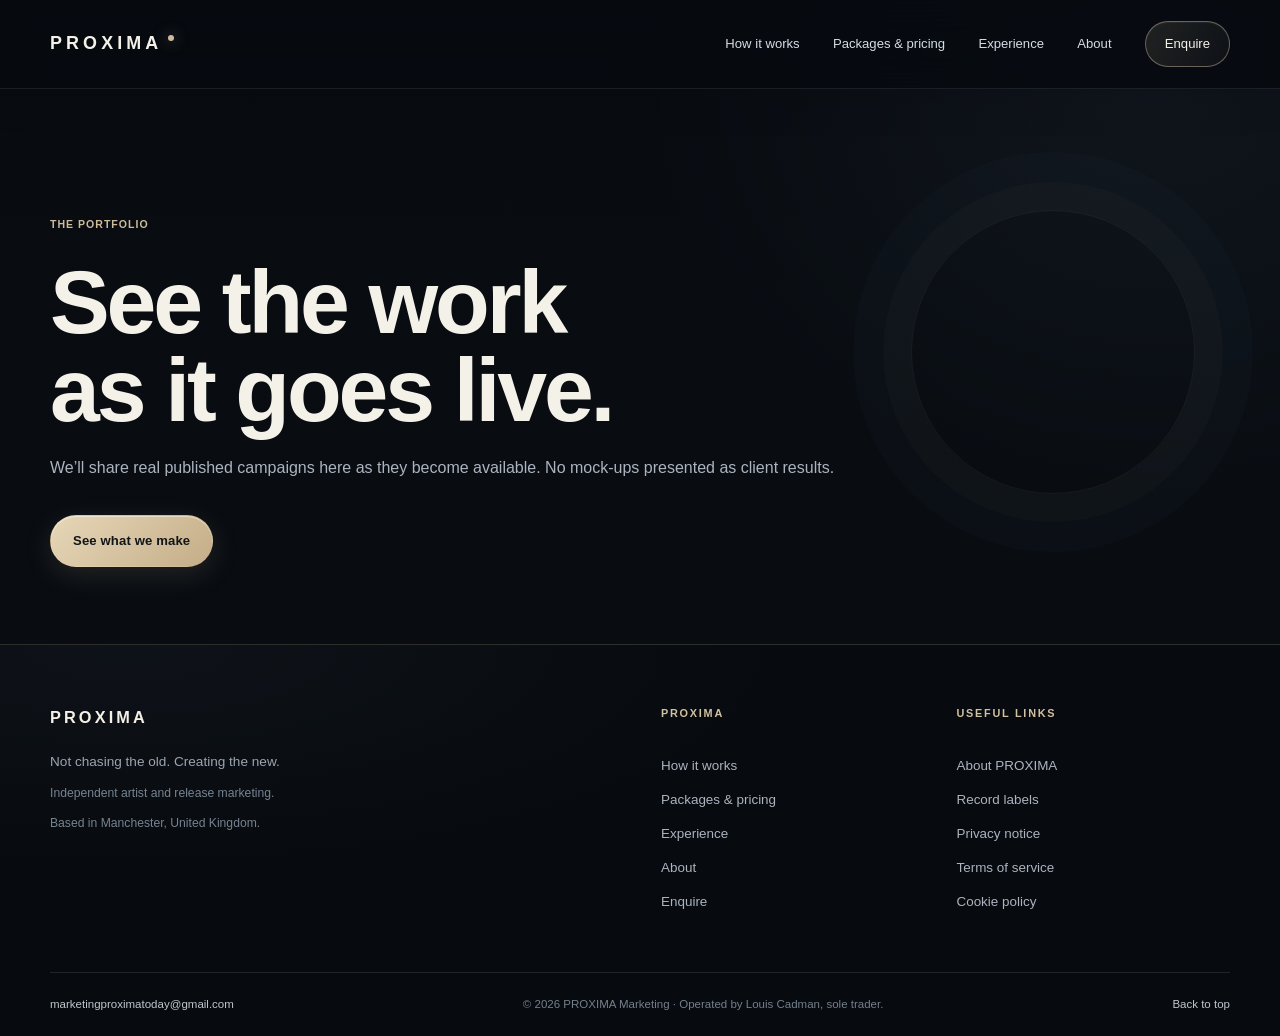
<file: examples.html>
<!doctype html>
<html lang="en">
<head>
  <meta charset="utf-8">
  <meta name="viewport" content="width=device-width, initial-scale=1">
  <meta name="theme-color" content="#090909">
  <meta name="description" content="A look at PROXIMA’s upcoming public portfolio of published campaigns.">
  <meta property="og:type" content="website">
  <meta property="og:title" content="Campaign examples | PROXIMA Marketing">
  <meta property="og:description" content="A look at PROXIMA’s upcoming public portfolio of published campaigns.">
  <title>Campaign examples | PROXIMA Marketing</title>
  <link rel="stylesheet" href="style.css?v=20261109-standard-font-refresh-01">
  <link rel="stylesheet" href="site-pages.css?v=20261109-release-label-layout-01">
  <script src="script.js?v=20261109-release-label-layout-01" defer></script>
  
</head>
<body class="subpage-body">
  <a class="skip-link" href="#main">Skip to content</a>
  <div class="scroll-progress" aria-hidden="true"></div>
  
  <header class="site-header">
    <nav class="navbar container" aria-label="Main navigation">
      <a class="wordmark" href="index.html#top" aria-label="PROXIMA home">PROXIMA</a>
      <button class="menu-toggle" type="button" aria-expanded="false" aria-controls="primaryNavigation" aria-label="Open navigation">
        <span></span><span></span>
      </button>
      <div class="nav-links" id="primaryNavigation">
        <a href="index.html#journey">How it works</a>
        <a href="journey.html">Packages &amp; pricing</a>
        <a href="views.html">Experience</a>
        <a href="about.html">About</a>
        <a class="nav-cta" href="application.html#application">Enquire</a>
      </div>
    </nav>
  </header>
  <main id="main" class="subpage-main">
    
    <section class="page-intro container portfolio-intro">
      <p class="eyebrow">The portfolio</p>
      <h1>See the work<br><span class="serif-accent">as it goes live.</span></h1>
      <p>We’ll share real published campaigns here as they become available. No mock-ups presented as client results.</p>
      <a class="button button-primary" href="journey.html">See what we make</a>
    </section>
  </main>
  
  <footer class="site-footer">
    <div class="container footer-main">
      <div class="footer-brand">
        <a class="wordmark footer-wordmark" href="index.html#top">PROXIMA</a>
        <p>Not chasing the old. Creating the new.</p>
        <p class="footer-positioning">Independent artist and release marketing.</p>
        <p class="footer-positioning">Based in Manchester, United Kingdom.</p>
      </div>
      <div class="footer-nav">
        <span class="footer-label">PROXIMA</span>
        <a href="index.html#journey">How it works</a>
        <a href="journey.html">Packages &amp; pricing</a>
        <a href="views.html">Experience</a>
        <a href="about.html">About</a>
        <a href="application.html#application">Enquire</a>
      </div>
      <div class="footer-nav footer-legal-nav">
        <span class="footer-label">Useful links</span>
        <a href="about.html">About PROXIMA</a>
        <a href="labels.html">Record labels</a>
        <a href="privacy.html">Privacy notice</a>
        <a href="terms.html">Terms of service</a>
        <a href="cookies.html">Cookie policy</a>
      </div>
    </div>
    <div class="container footer-bottom">
      <a href="mailto:marketingproximatoday@gmail.com">marketingproximatoday@gmail.com</a>
      <span>© <span id="currentYear">2026</span> PROXIMA Marketing · Operated by Louis Cadman, sole trader.</span>
      <a href="index.html#top">Back to top</a>
    </div>
  </footer>
</body>
</html>
</file>
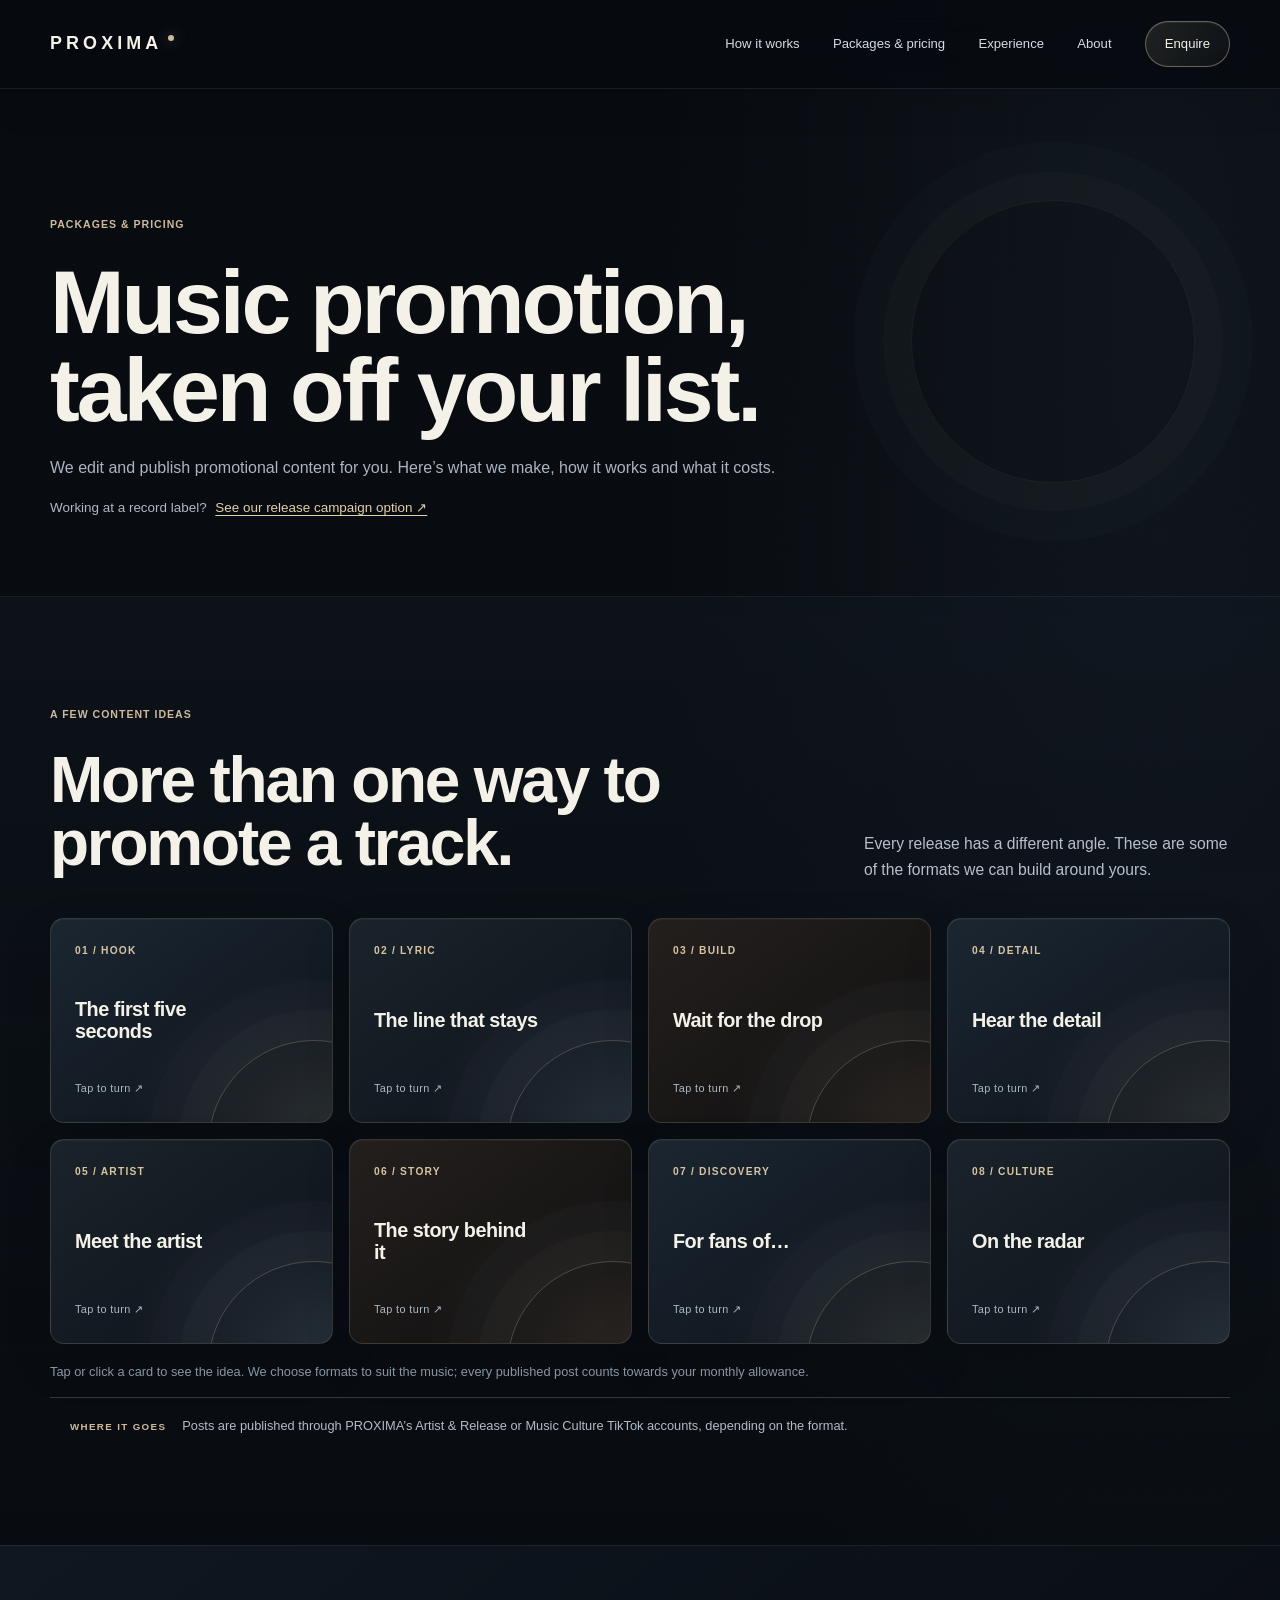
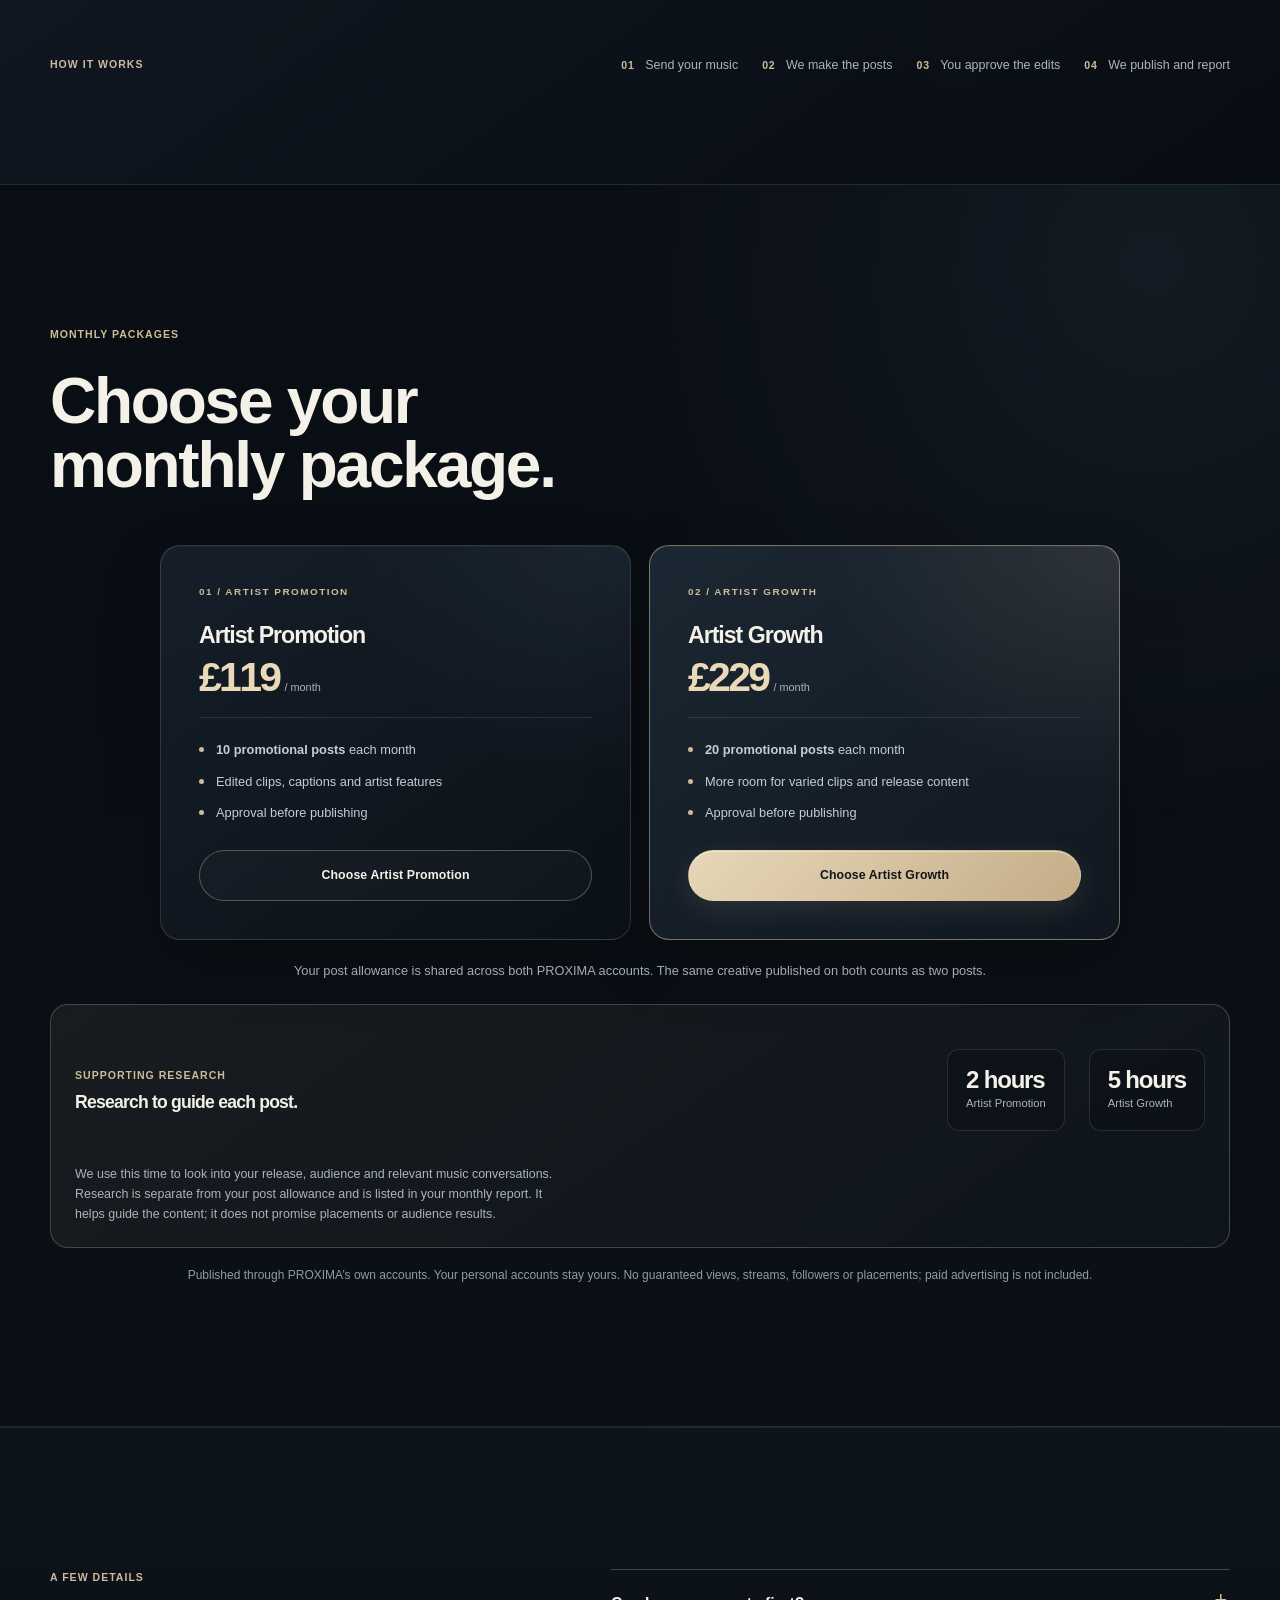
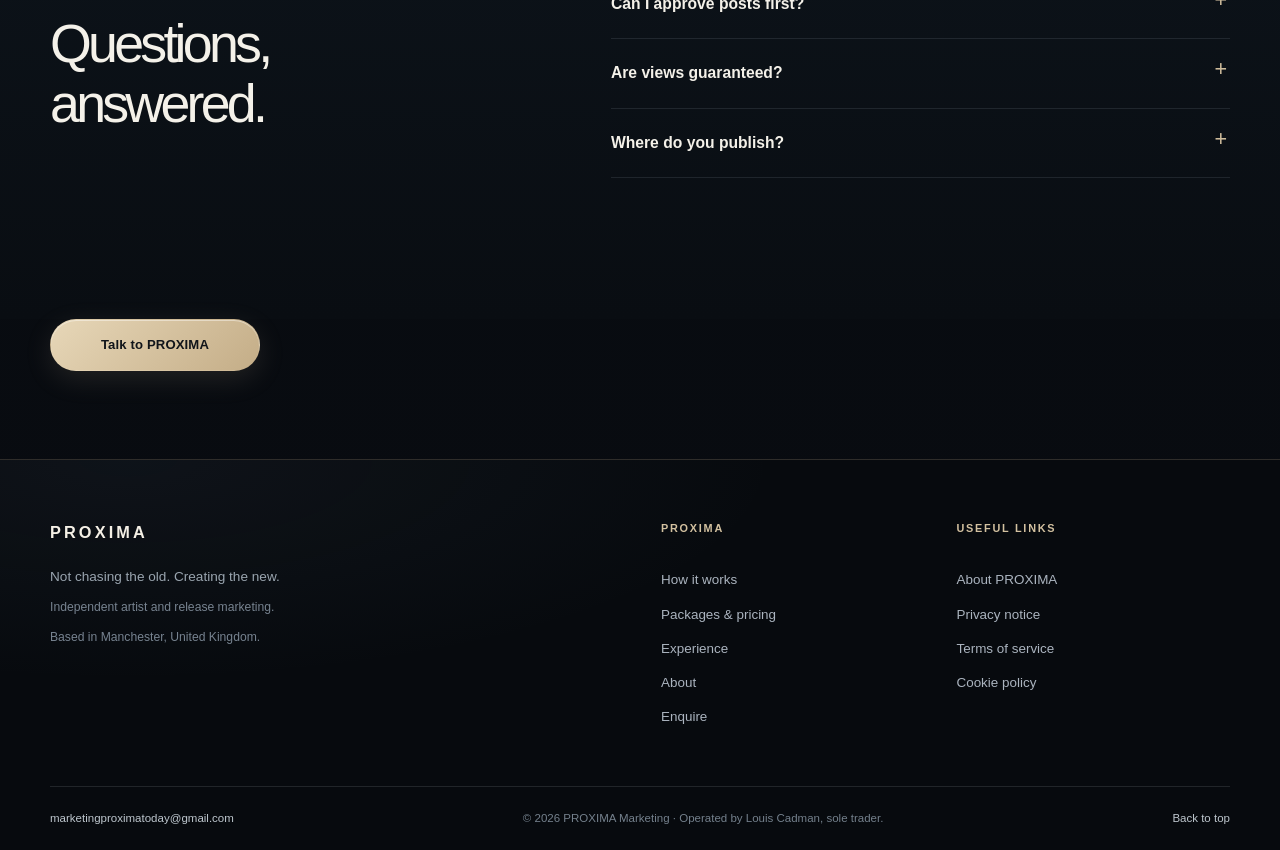
<file: journey.html>
<!doctype html>
<html lang="en">
<head>
  <meta charset="utf-8">
  <meta name="viewport" content="width=device-width, initial-scale=1">
  <meta name="theme-color" content="#090909">
  <meta name="description" content="See what PROXIMA makes for independent artists, how the monthly packages work and what they cost.">
  <meta property="og:type" content="website">
  <meta property="og:title" content="Packages and pricing | PROXIMA Marketing">
  <meta property="og:description" content="See PROXIMA’s content formats, monthly packages and artist promotion process.">
  <title>Packages and pricing | PROXIMA Marketing</title>
  <link rel="stylesheet" href="style.css?v=20261109-standard-font-refresh-01">
  <link rel="stylesheet" href="site-pages.css?v=20261109-release-label-layout-01">
  <script src="script.js?v=20261109-release-label-layout-01" defer></script>
  
</head>
<body class="subpage-body">
  <a class="skip-link" href="#main">Skip to content</a>
  <div class="scroll-progress" aria-hidden="true"></div>
  
  <header class="site-header">
    <nav class="navbar container" aria-label="Main navigation">
      <a class="wordmark" href="index.html#top" aria-label="PROXIMA home">PROXIMA</a>
      <button class="menu-toggle" type="button" aria-expanded="false" aria-controls="primaryNavigation" aria-label="Open navigation">
        <span></span><span></span>
      </button>
      <div class="nav-links" id="primaryNavigation">
        <a href="index.html#journey">How it works</a>
        <a href="journey.html">Packages &amp; pricing</a>
        <a href="views.html">Experience</a>
        <a href="about.html">About</a>
        <a class="nav-cta" href="application.html#application">Enquire</a>
      </div>
    </nav>
  </header>
  <main id="main" class="subpage-main">
    
    <section class="page-intro container">
      <p class="eyebrow">Packages &amp; pricing</p>
      <h1>Music promotion,<br><span class="serif-accent">taken off your list.</span></h1>
      <p>We edit and publish promotional content for you. Here’s what we make, how it works and what it costs.</p>
      <p class="label-route-note">Working at a record label? <a href="labels.html">See our release campaign option ↗</a></p>
    </section>

    <section class="page-section release-engine-section" aria-labelledby="release-formats-title">
      <div class="container">
        <div class="release-engine-heading release-engine-heading-compact">
          <div>
            <p class="eyebrow">A few content ideas</p>
            <h2 id="release-formats-title">More than one way to<br><span class="serif-accent">promote a track.</span></h2>
          </div>
          <p>Every release has a different angle. These are some of the formats we can build around yours.</p>
        </div>
        <div class="release-flip-grid" aria-label="Examples of promotional content formats">
          <button class="release-flip-card" type="button" aria-expanded="false" aria-label="Turn card: The first five seconds">
            <span class="release-flip-inner">
              <span class="release-flip-face release-flip-front">
                <span class="release-flip-number">01 / HOOK</span>
                <strong>The first five seconds</strong>
                <span class="release-flip-tease">Tap to turn ↗</span>
              </span>
              <span class="release-flip-face release-flip-back" aria-hidden="true">
                <span>THE IDEA</span><p>Cut around the hook, drop or switch that gives the track its pull.</p>
                <span>WHY IT FITS</span><p>Lets the strongest moment lead.</p>
              </span>
            </span>
          </button>
          <button class="release-flip-card" type="button" aria-expanded="false" aria-label="Turn card: The line that stays">
            <span class="release-flip-inner">
              <span class="release-flip-face release-flip-front">
                <span class="release-flip-number">02 / LYRIC</span>
                <strong>The line that stays</strong>
                <span class="release-flip-tease">Tap to turn ↗</span>
              </span>
              <span class="release-flip-face release-flip-back" aria-hidden="true">
                <span>THE IDEA</span><p>Build the post around a lyric that deserves a second listen.</p>
                <span>WHY IT FITS</span><p>Gives people words to connect with.</p>
              </span>
            </span>
          </button>
          <button class="release-flip-card" type="button" aria-expanded="false" aria-label="Turn card: Wait for the drop">
            <span class="release-flip-inner">
              <span class="release-flip-face release-flip-front">
                <span class="release-flip-number">03 / BUILD</span>
                <strong>Wait for the drop</strong>
                <span class="release-flip-tease">Tap to turn ↗</span>
              </span>
              <span class="release-flip-face release-flip-back" aria-hidden="true">
                <span>THE IDEA</span><p>Create a quick build-up that lands on the track’s biggest moment.</p>
                <span>WHY IT FITS</span><p>Turns a musical change into the reveal.</p>
              </span>
            </span>
          </button>
          <button class="release-flip-card" type="button" aria-expanded="false" aria-label="Turn card: Hear the detail">
            <span class="release-flip-inner">
              <span class="release-flip-face release-flip-front">
                <span class="release-flip-number">04 / DETAIL</span>
                <strong>Hear the detail</strong>
                <span class="release-flip-tease">Tap to turn ↗</span>
              </span>
              <span class="release-flip-face release-flip-back" aria-hidden="true">
                <span>THE IDEA</span><p>Pull out a vocal layer, instrument or production detail worth hearing twice.</p>
                <span>WHY IT FITS</span><p>Rewards people who listen closely.</p>
              </span>
            </span>
          </button>
          <button class="release-flip-card" type="button" aria-expanded="false" aria-label="Turn card: Meet the artist">
            <span class="release-flip-inner">
              <span class="release-flip-face release-flip-front">
                <span class="release-flip-number">05 / ARTIST</span>
                <strong>Meet the artist</strong>
                <span class="release-flip-tease">Tap to turn ↗</span>
              </span>
              <span class="release-flip-face release-flip-back" aria-hidden="true">
                <span>THE IDEA</span><p>Give the artist a short, distinctive introduction beside the release.</p>
                <span>WHY IT FITS</span><p>Puts a person to the sound.</p>
              </span>
            </span>
          </button>
          <button class="release-flip-card" type="button" aria-expanded="false" aria-label="Turn card: The story behind it">
            <span class="release-flip-inner">
              <span class="release-flip-face release-flip-front">
                <span class="release-flip-number">06 / STORY</span>
                <strong>The story behind it</strong>
                <span class="release-flip-tease">Tap to turn ↗</span>
              </span>
              <span class="release-flip-face release-flip-back" aria-hidden="true">
                <span>THE IDEA</span><p>Share the idea, moment or detail that inspired the song.</p>
                <span>WHY IT FITS</span><p>Adds context beyond release day.</p>
              </span>
            </span>
          </button>
          <button class="release-flip-card" type="button" aria-expanded="false" aria-label="Turn card: For fans of">
            <span class="release-flip-inner">
              <span class="release-flip-face release-flip-front">
                <span class="release-flip-number">07 / DISCOVERY</span>
                <strong>For fans of…</strong>
                <span class="release-flip-tease">Tap to turn ↗</span>
              </span>
              <span class="release-flip-face release-flip-back" aria-hidden="true">
                <span>THE IDEA</span><p>Frame the sound alongside artists or genres it genuinely sits near.</p>
                <span>WHY IT FITS</span><p>Helps listeners place the track.</p>
              </span>
            </span>
          </button>
          <button class="release-flip-card" type="button" aria-expanded="false" aria-label="Turn card: On the radar">
            <span class="release-flip-inner">
              <span class="release-flip-face release-flip-front">
                <span class="release-flip-number">08 / CULTURE</span>
                <strong>On the radar</strong>
                <span class="release-flip-tease">Tap to turn ↗</span>
              </span>
              <span class="release-flip-face release-flip-back" aria-hidden="true">
                <span>THE IDEA</span><p>Feature the track in a relevant music, genre or discovery post.</p>
                <span>WHY IT FITS</span><p>Brings it into a wider conversation when the fit is right.</p>
              </span>
            </span>
          </button>
        </div>
        <p class="release-engine-note">Tap or click a card to see the idea. We choose formats to suit the music; every published post counts towards your monthly allowance.</p>
        <div class="release-channel-strip">
          <span>WHERE IT GOES</span>
          <p>Posts are published through PROXIMA’s Artist &amp; Release or Music Culture TikTok accounts, depending on the format.</p>
        </div>
      </div>
    </section>


    <section class="page-section page-section-muted compact-process">
      <div class="container compact-process-inner">
        <p class="eyebrow">How it works</p>
        <div class="compact-process-steps">
          <span><b>01</b> Send your music</span>
          <span><b>02</b> We make the posts</span>
          <span><b>03</b> You approve the edits</span>
          <span><b>04</b> We publish and report</span>
        </div>
      </div>
    </section>

    <section class="pricing-section section-pad" id="pricing">
      <div class="container">
        <div class="pricing-intro reveal">
          <div><p class="eyebrow">Monthly packages</p><h2>Choose your<br><span class="serif-accent">monthly package.</span></h2></div>
        </div>
        <div class="pricing-grid">
          <article class="pricing-card reveal">
            <p class="pricing-tier">01 / ARTIST PROMOTION</p>
            <h3>Artist Promotion</h3>
            <p class="pricing-price">£119<span>/ month</span></p>
            <ul class="pricing-features">
              <li><strong>10 promotional posts</strong> each month</li>
              <li>Edited clips, captions and artist features</li>
              <li>Approval before publishing</li>
            </ul>
            <a class="button button-outline pricing-button" href="application.html#application">Choose Artist Promotion</a>
          </article>
          <article class="pricing-card pricing-card-featured reveal">
            <p class="pricing-tier">02 / ARTIST GROWTH</p>
            <h3>Artist Growth</h3>
            <p class="pricing-price">£229<span>/ month</span></p>
            <ul class="pricing-features">
              <li><strong>20 promotional posts</strong> each month</li>
              <li>More room for varied clips and release content</li>
              <li>Approval before publishing</li>
            </ul>
            <a class="button button-primary pricing-button" href="application.html#application">Choose Artist Growth</a>
          </article>
        </div>
        <div class="package-count-note">Your post allowance is shared across both PROXIMA accounts. The same creative published on both counts as two posts.</div>
        <div class="research-allocation compact-research reveal">
          <div><p class="eyebrow">Supporting research</p><h3>Research to guide each post.</h3></div>
          <div class="research-allocation-grid">
            <div><strong>2 hours</strong><span>Artist Promotion</span></div>
            <div><strong>5 hours</strong><span>Artist Growth</span></div>
          </div>
          <p>We use this time to look into your release, audience and relevant music conversations. Research is separate from your post allowance and is listed in your monthly report. It helps guide the content; it does not promise placements or audience results.</p>
        </div>
        <p class="package-boundaries">Published through PROXIMA’s own accounts. Your personal accounts stay yours. No guaranteed views, streams, followers or placements; paid advertising is not included.</p>


      </div>
    </section>

    <section class="faq section-pad" id="faq">
      <div class="container faq-grid">
        <div class="faq-intro"><p class="eyebrow">A few details</p><h2>Questions,<br><span class="serif-accent">answered.</span></h2></div>
        <div class="faq-list">
          <details><summary>Can I approve posts first?</summary><p>Yes. Artist-specific edits are sent to you before publishing.</p></details>
          <details><summary>Are views guaranteed?</summary><p>No. We guarantee the agreed posts and research hours, not audience results.</p></details>
          <details><summary>Where do you publish?</summary><p>Through PROXIMA’s own music accounts. Your personal accounts stay yours.</p></details>
        </div>
      </div>
    </section>
    <div class="container page-bottom-note"><a class="button button-primary" href="application.html#application">Talk to PROXIMA</a></div>
  </main>
  
  <footer class="site-footer">
    <div class="container footer-main">
      <div class="footer-brand">
        <a class="wordmark footer-wordmark" href="index.html#top">PROXIMA</a>
        <p>Not chasing the old. Creating the new.</p>
        <p class="footer-positioning">Independent artist and release marketing.</p>
        <p class="footer-positioning">Based in Manchester, United Kingdom.</p>
      </div>
      <div class="footer-nav">
        <span class="footer-label">PROXIMA</span>
        <a href="index.html#journey">How it works</a>
        <a href="journey.html">Packages &amp; pricing</a>
        <a href="views.html">Experience</a>
        <a href="about.html">About</a>
        <a href="application.html#application">Enquire</a>
      </div>
      <div class="footer-nav footer-legal-nav">
        <span class="footer-label">Useful links</span>
        <a href="about.html">About PROXIMA</a>
        <a href="privacy.html">Privacy notice</a>
        <a href="terms.html">Terms of service</a>
        <a href="cookies.html">Cookie policy</a>
      </div>
    </div>
    <div class="container footer-bottom">
      <a href="mailto:marketingproximatoday@gmail.com">marketingproximatoday@gmail.com</a>
      <span>© <span id="currentYear">2026</span> PROXIMA Marketing · Operated by Louis Cadman, sole trader.</span>
      <a href="index.html#top">Back to top</a>
    </div>
  </footer>
</body>
</html>
</file>
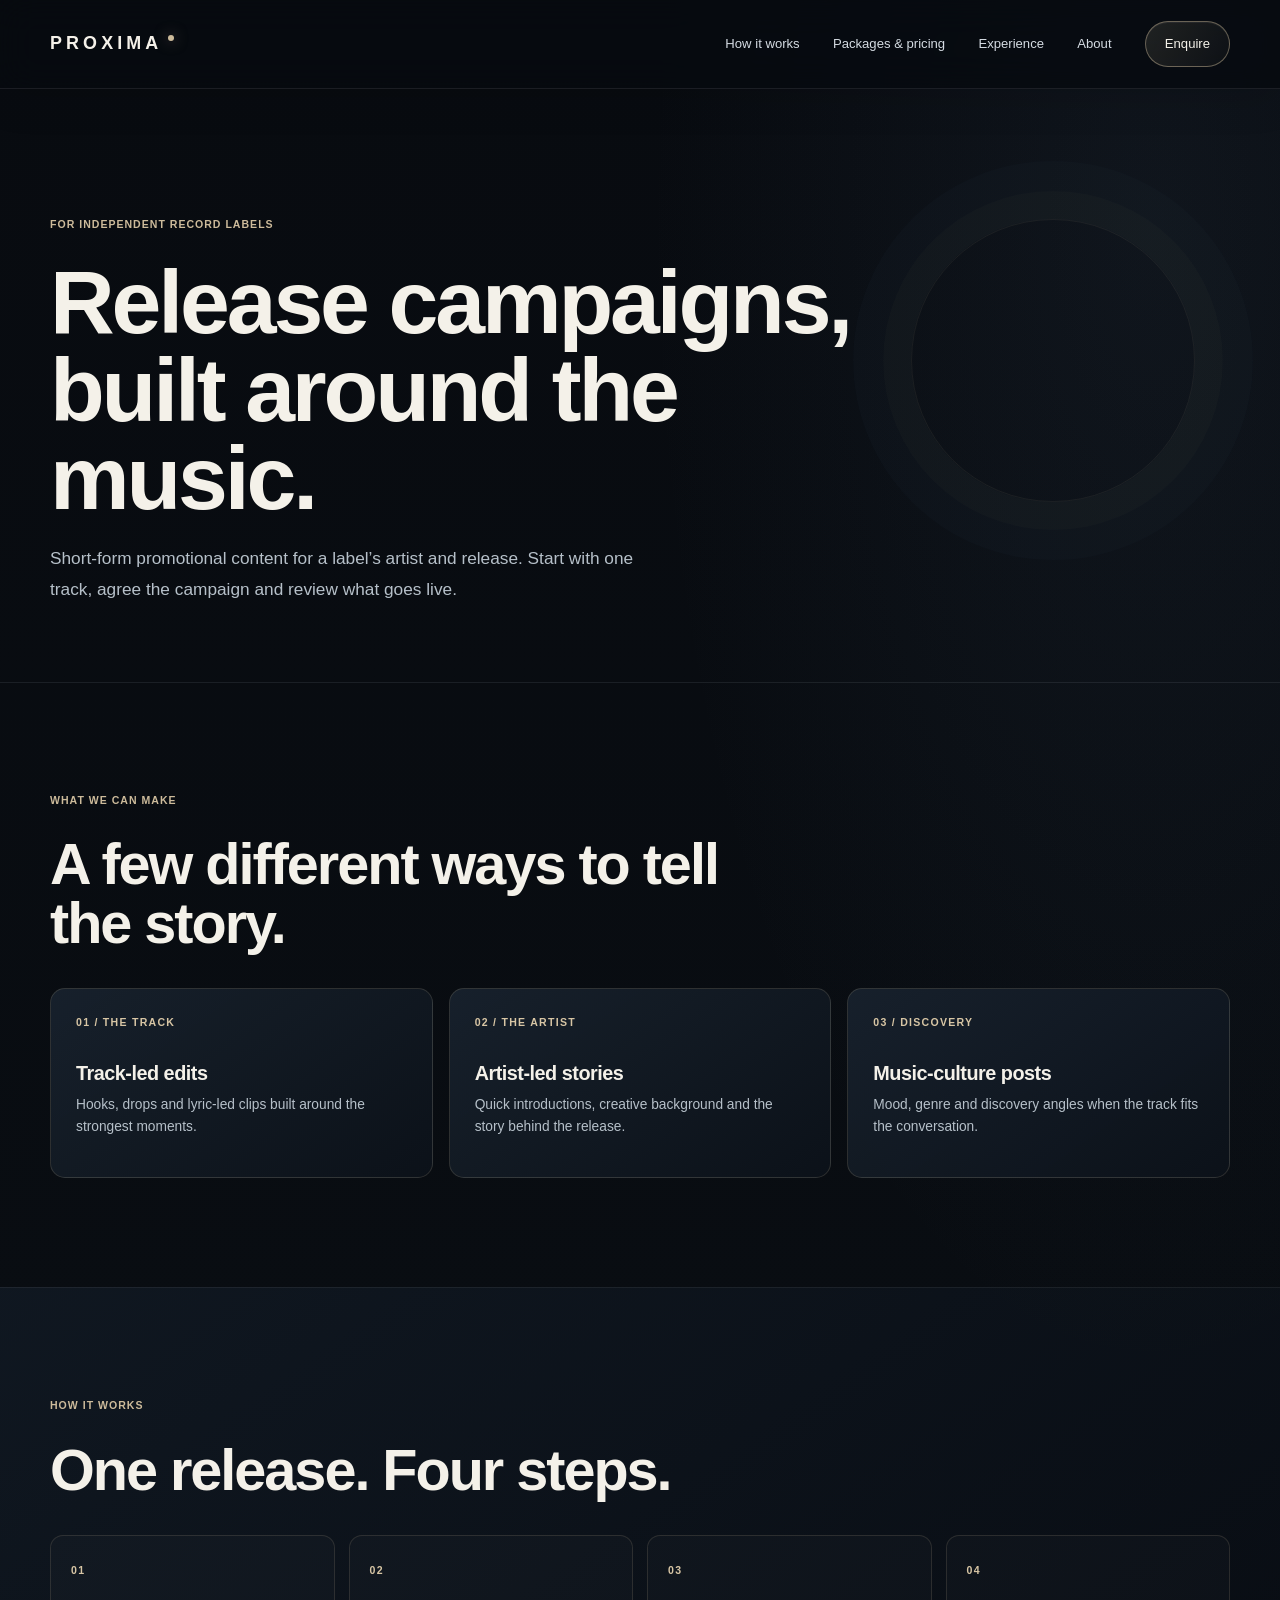
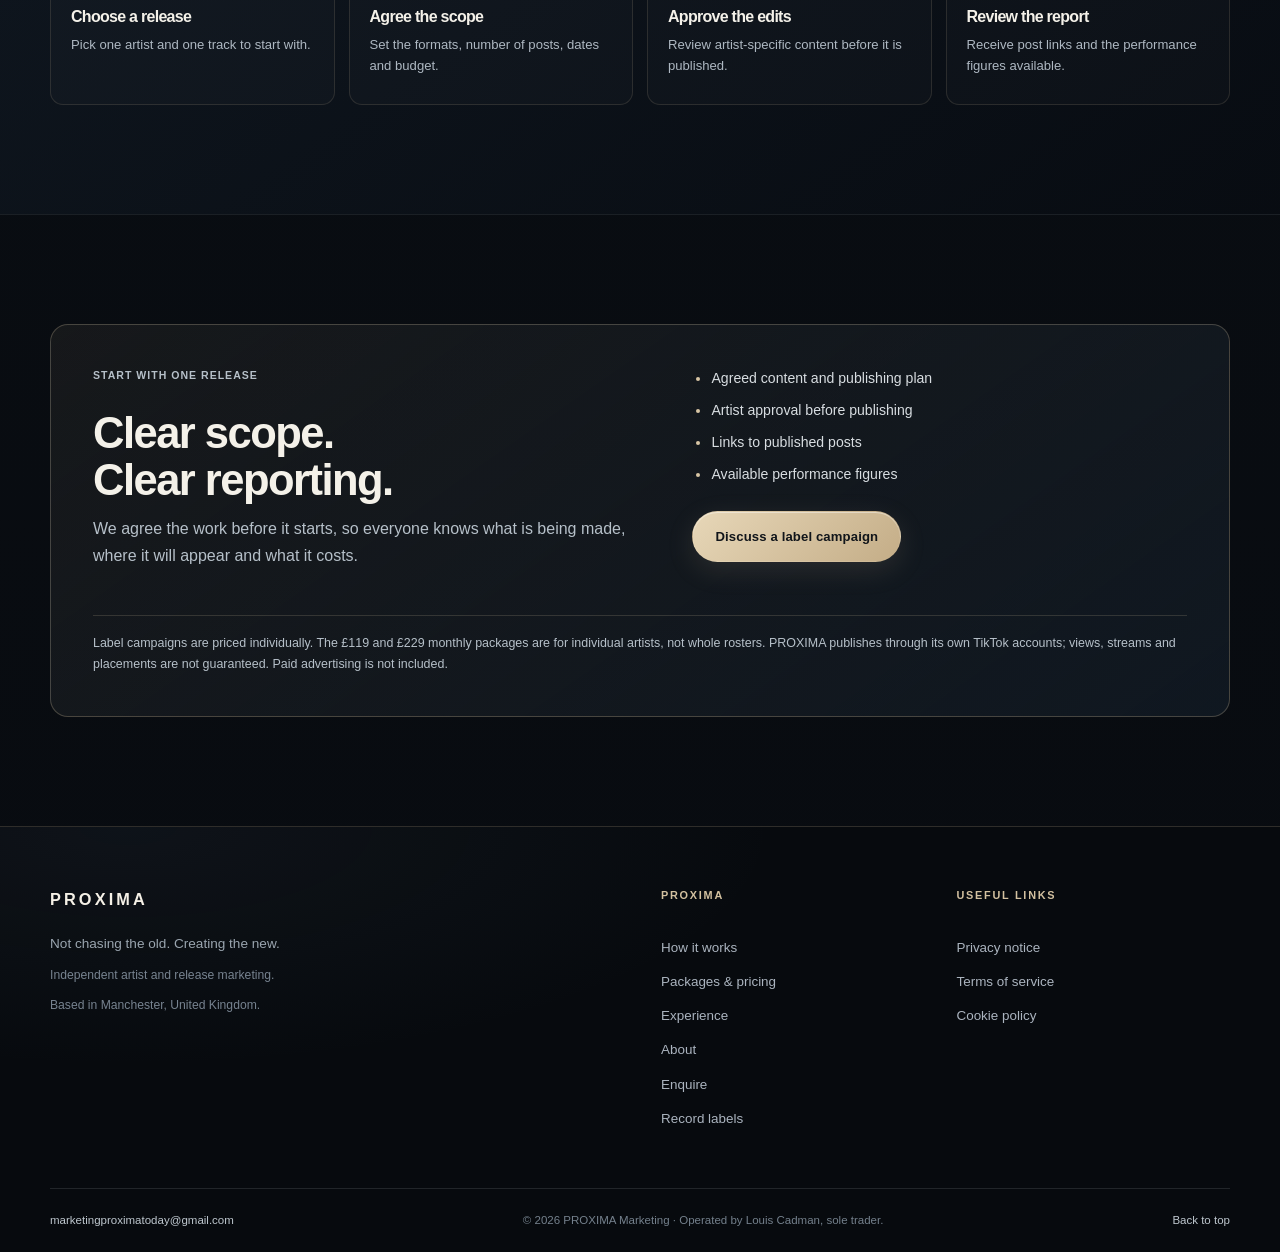
<file: labels.html>
<!doctype html>
<html lang="en">
<head>
  <meta charset="utf-8">
  <meta name="viewport" content="width=device-width, initial-scale=1">
  <meta name="theme-color" content="#090909">
  <meta name="description" content="Short-form release campaign support for independent record labels. Agree the content, approve each post and review what was published.">
  <meta property="og:type" content="website">
  <meta property="og:title" content="Record label campaigns | PROXIMA Marketing">
  <meta property="og:description" content="A focused promotional campaign for one artist and one release, shaped around the music.">
  <title>Record label campaigns | PROXIMA Marketing</title>
  <link rel="stylesheet" href="style.css?v=20261109-standard-font-refresh-01">
  <link rel="stylesheet" href="site-pages.css?v=20261109-release-label-layout-01">
  <script src="script.js?v=20261109-release-label-layout-01" defer></script>
</head>
<body class="subpage-body">
  <a class="skip-link" href="#main">Skip to content</a>
  <div class="scroll-progress" aria-hidden="true"></div>
  <header class="site-header">
    <nav class="navbar container" aria-label="Main navigation">
      <a class="wordmark" href="index.html#top" aria-label="PROXIMA home">PROXIMA</a>
      <button class="menu-toggle" type="button" aria-expanded="false" aria-controls="primaryNavigation" aria-label="Open navigation">
        <span></span><span></span>
      </button>
      <div class="nav-links" id="primaryNavigation">
        <a href="index.html#journey">How it works</a>
        <a href="journey.html">Packages &amp; pricing</a>
        <a href="views.html">Experience</a>
        <a href="about.html">About</a>
        <a class="nav-cta" href="application.html?type=label#application">Enquire</a>
      </div>
    </nav>
  </header>
  <main id="main" class="subpage-main">
    <section class="page-intro container label-page-intro">
      <p class="eyebrow">For independent record labels</p>
      <h1>Release campaigns,<br><span class="serif-accent">built around the music.</span></h1>
      <p>Short-form promotional content for a label’s artist and release. Start with one track, agree the campaign and review what goes live.</p>
    </section>

    <section class="page-section">
      <div class="container">
        <div class="page-section-heading">
          <p class="eyebrow">What we can make</p>
          <h2>A few different ways to tell the story.</h2>
        </div>
        <div class="label-work-grid">
          <article class="label-work-card">
            <span>01 / THE TRACK</span>
            <h3>Track-led edits</h3>
            <p>Hooks, drops and lyric-led clips built around the strongest moments.</p>
          </article>
          <article class="label-work-card">
            <span>02 / THE ARTIST</span>
            <h3>Artist-led stories</h3>
            <p>Quick introductions, creative background and the story behind the release.</p>
          </article>
          <article class="label-work-card">
            <span>03 / DISCOVERY</span>
            <h3>Music-culture posts</h3>
            <p>Mood, genre and discovery angles when the track fits the conversation.</p>
          </article>
        </div>
      </div>
    </section>

    <section class="page-section page-section-muted">
      <div class="container">
        <div class="page-section-heading">
          <p class="eyebrow">How it works</p>
          <h2>One release. Four steps.</h2>
        </div>
        <div class="label-process-grid">
          <article class="label-process-card">
            <span>01</span>
            <h3>Choose a release</h3>
            <p>Pick one artist and one track to start with.</p>
          </article>
          <article class="label-process-card">
            <span>02</span>
            <h3>Agree the scope</h3>
            <p>Set the formats, number of posts, dates and budget.</p>
          </article>
          <article class="label-process-card">
            <span>03</span>
            <h3>Approve the edits</h3>
            <p>Review artist-specific content before it is published.</p>
          </article>
          <article class="label-process-card">
            <span>04</span>
            <h3>Review the report</h3>
            <p>Receive post links and the performance figures available.</p>
          </article>
        </div>
      </div>
    </section>

    <section class="page-section">
      <div class="container">
        <div class="label-scope-panel">
          <div>
            <p class="eyebrow">Start with one release</p>
            <h2>Clear scope. Clear reporting.</h2>
            <p>We agree the work before it starts, so everyone knows what is being made, where it will appear and what it costs.</p>
          </div>
          <div class="label-scope-details">
            <ul>
              <li>Agreed content and publishing plan</li>
              <li>Artist approval before publishing</li>
              <li>Links to published posts</li>
              <li>Available performance figures</li>
            </ul>
            <a class="button button-primary" href="application.html?type=label#application">Discuss a label campaign</a>
          </div>
          <p class="page-footnote">Label campaigns are priced individually. The £119 and £229 monthly packages are for individual artists, not whole rosters. PROXIMA publishes through its own TikTok accounts; views, streams and placements are not guaranteed. Paid advertising is not included.</p>
        </div>
      </div>
    </section>
  </main>

  <footer class="site-footer">
    <div class="container footer-main">
      <div class="footer-brand">
        <a class="wordmark footer-wordmark" href="index.html#top">PROXIMA</a>
        <p>Not chasing the old. Creating the new.</p>
        <p class="footer-positioning">Independent artist and release marketing.</p>
        <p class="footer-positioning">Based in Manchester, United Kingdom.</p>
      </div>
      <div class="footer-nav">
        <span class="footer-label">PROXIMA</span>
        <a href="index.html#journey">How it works</a>
        <a href="journey.html">Packages &amp; pricing</a>
        <a href="views.html">Experience</a>
        <a href="about.html">About</a>
        <a href="application.html#application">Enquire</a>
        <a href="labels.html" aria-current="page">Record labels</a>
      </div>
      <div class="footer-nav footer-legal-nav">
        <span class="footer-label">Useful links</span>
        <a href="privacy.html">Privacy notice</a>
        <a href="terms.html">Terms of service</a>
        <a href="cookies.html">Cookie policy</a>
      </div>
    </div>
    <div class="container footer-bottom">
      <a href="mailto:marketingproximatoday@gmail.com">marketingproximatoday@gmail.com</a>
      <span>© <span id="currentYear">2026</span> PROXIMA Marketing · Operated by Louis Cadman, sole trader.</span>
      <a href="index.html#top">Back to top</a>
    </div>
  </footer>
</body>
</html>
</file>
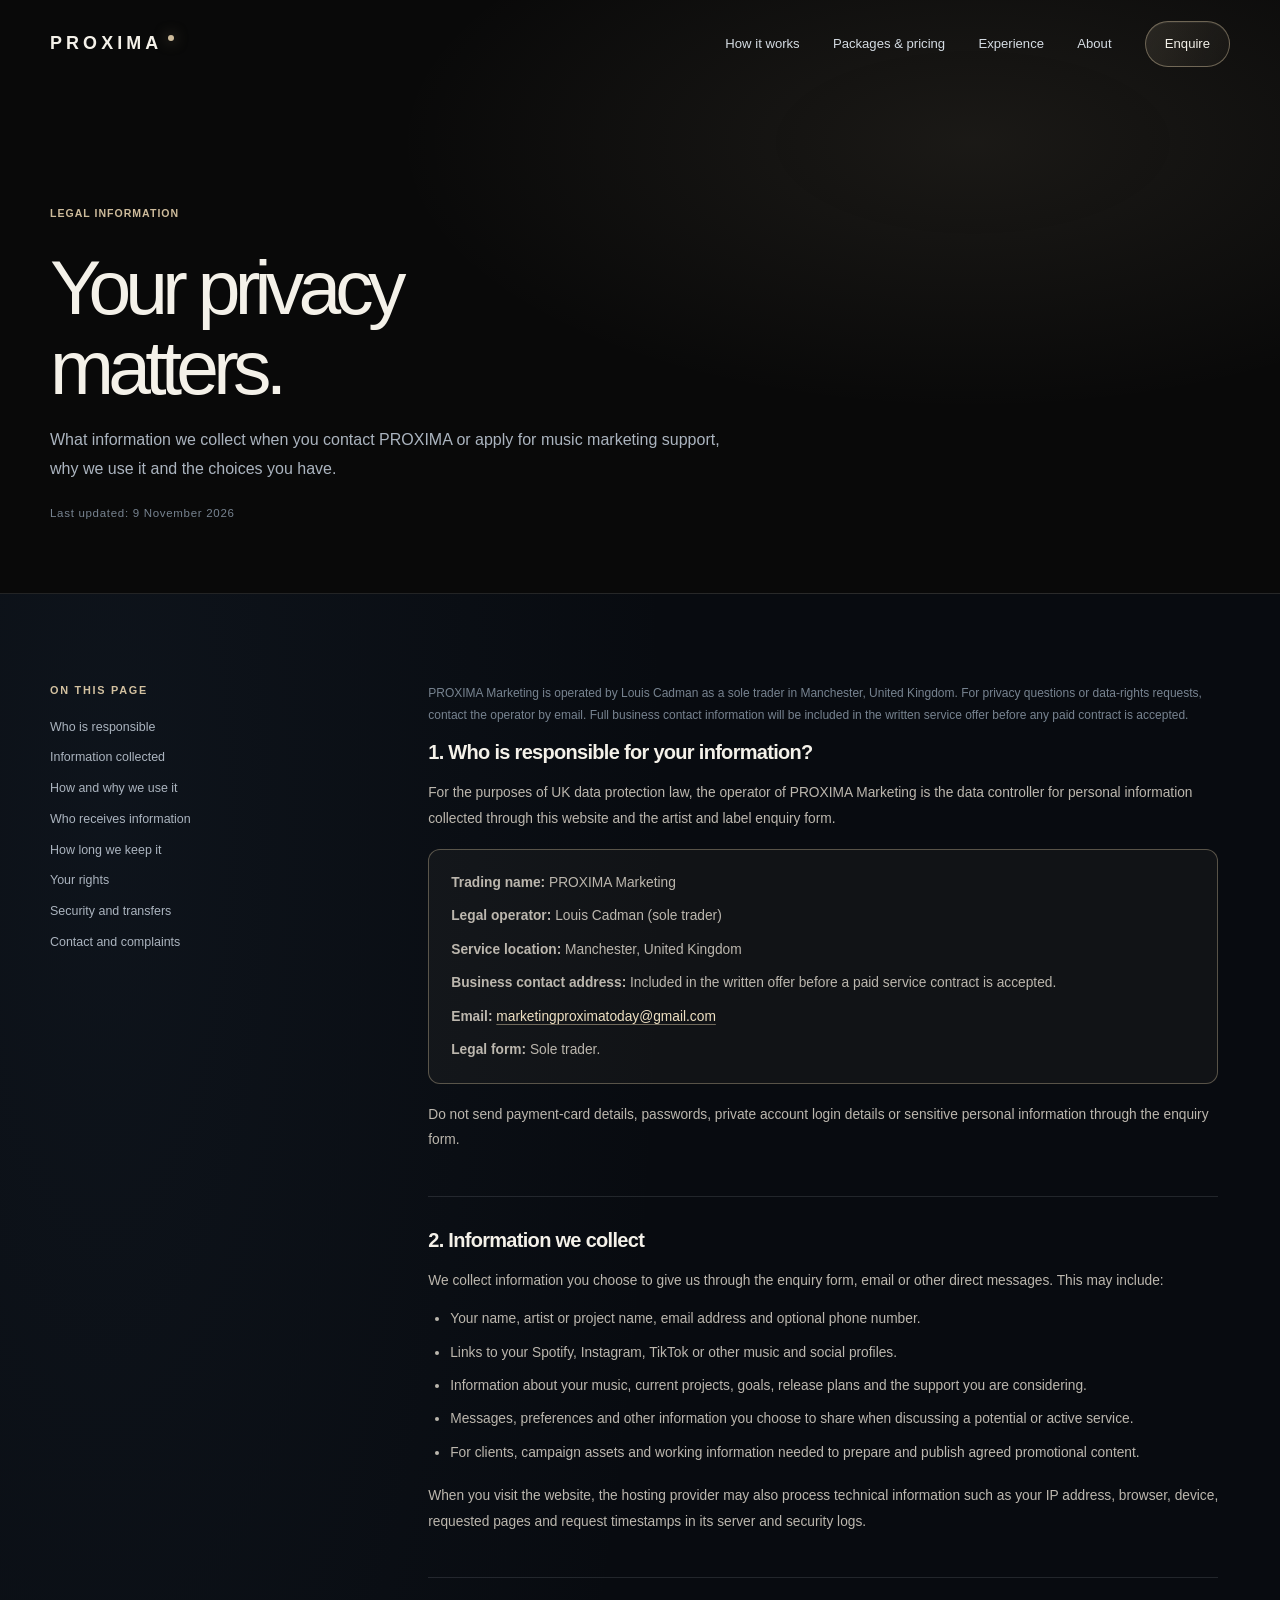
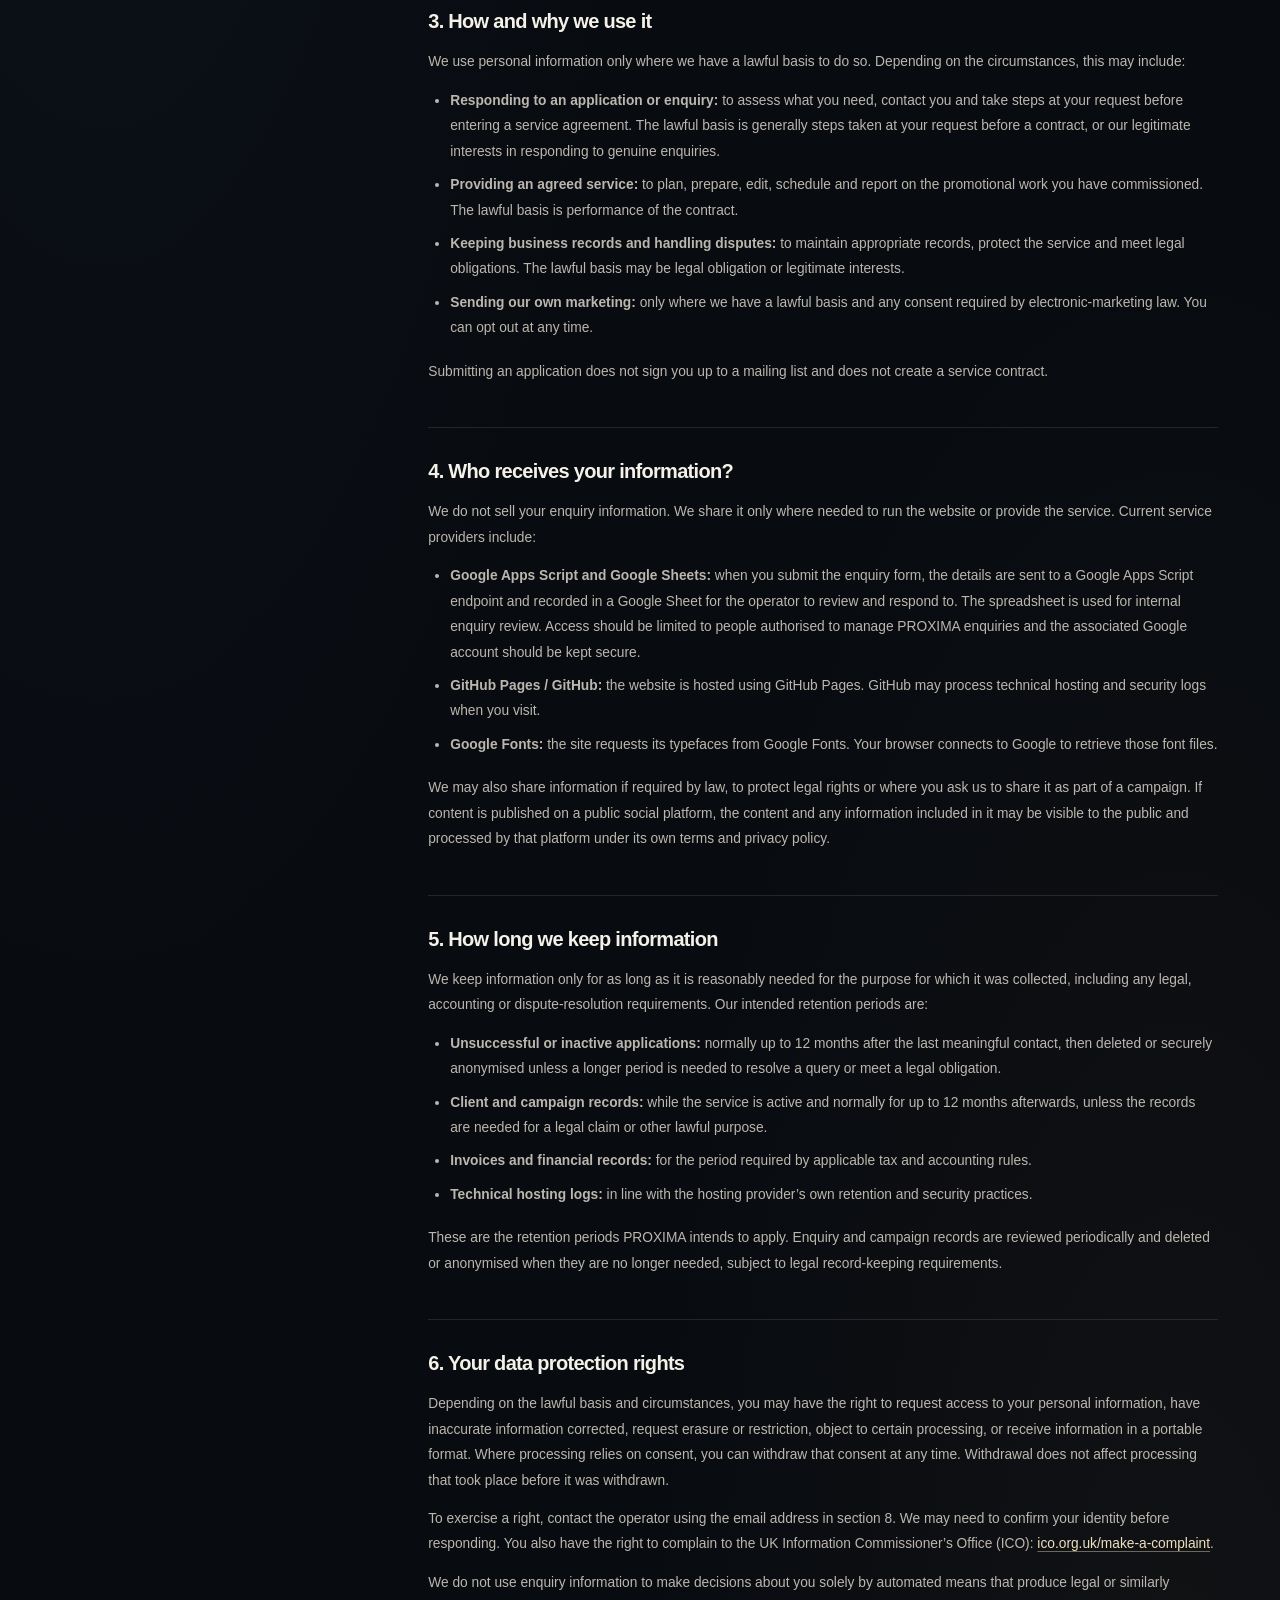
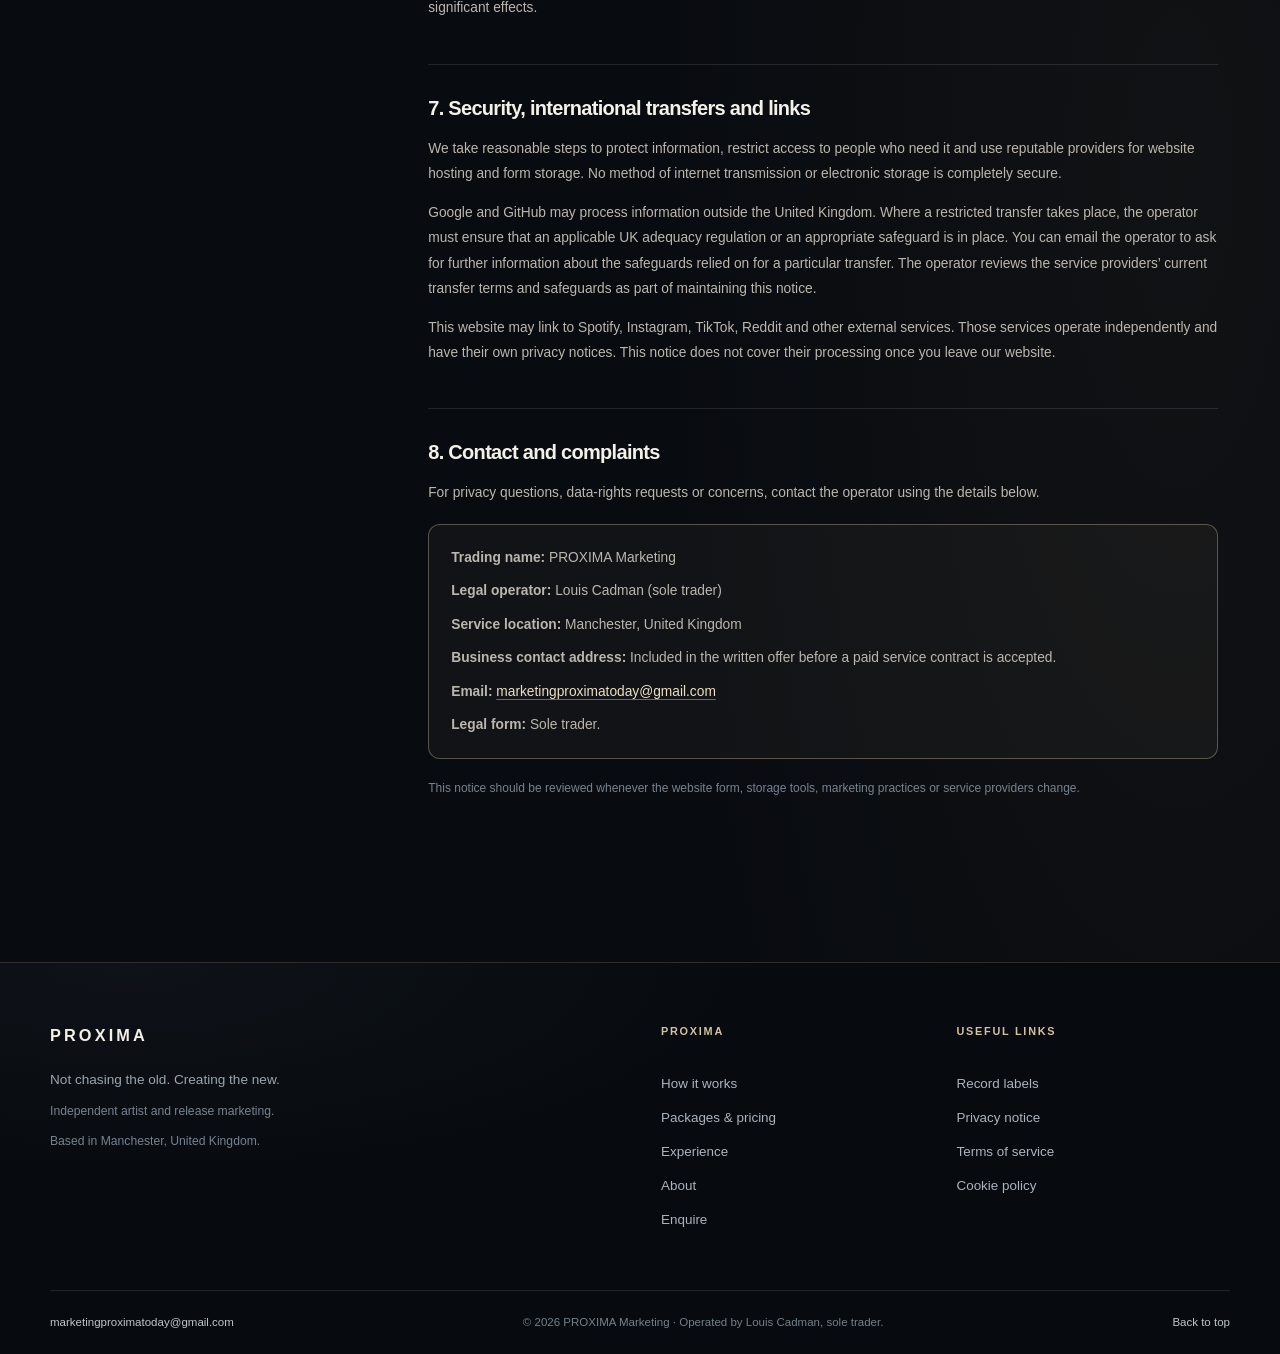
<file: privacy.html>
<!doctype html>
<html lang="en">
<head>
  <meta charset="utf-8">
  <meta name="viewport" content="width=device-width, initial-scale=1">
  <meta name="theme-color" content="#090909">
  <meta name="description" content="How PROXIMA Marketing uses and protects information submitted through its artist and label enquiry form.">
  <title>Privacy notice | PROXIMA Marketing</title>
  <link rel="stylesheet" href="style.css?v=20261109-standard-font-refresh-01">
  <script src="script.js?v=20261109-release-label-layout-01" defer></script>
</head>
<body>
  <a class="skip-link" href="#main">Skip to content</a>
  <div class="scroll-progress" aria-hidden="true"></div>
  <header class="site-header">
    <nav class="navbar container" aria-label="Main navigation">
      <a class="wordmark" href="index.html#top" aria-label="PROXIMA home">PROXIMA</a>
      <button class="menu-toggle" type="button" aria-expanded="false" aria-controls="primaryNavigation" aria-label="Open navigation"><span></span><span></span></button>
      <div class="nav-links" id="primaryNavigation">
        <a href="index.html#journey">How it works</a>
        <a href="journey.html">Packages &amp; pricing</a>
        <a href="views.html">Experience</a>
        <a href="about.html">About</a>
        <a class="nav-cta" href="application.html#application">Enquire</a>
      </div>
    </nav>
  </header>
  <main id="main" class="legal-page">
    <section class="legal-hero">
      <div class="container">
        <p class="eyebrow">Legal information</p>
        <h1>Your privacy<br><span class="serif-accent">matters.</span></h1>
        <p class="legal-lede">What information we collect when you contact PROXIMA or apply for music marketing support, why we use it and the choices you have.</p>
        <p class="legal-meta">Last updated: 9 November 2026</p>
      </div>
    </section>
    <section class="legal-content">
      <div class="container legal-layout">
        <aside class="legal-sidebar" aria-label="On this page">
          <span class="footer-label">On this page</span>
          <a href="#controller">Who is responsible</a>
          <a href="#information">Information collected</a>
          <a href="#use">How and why we use it</a>
          <a href="#sharing">Who receives information</a>
          <a href="#retention">How long we keep it</a>
          <a href="#rights">Your rights</a>
          <a href="#security">Security and transfers</a>
          <a href="#contact">Contact and complaints</a>
        </aside>
        <div class="legal-copy">
          <p class="legal-small">PROXIMA Marketing is operated by Louis Cadman as a sole trader in Manchester, United Kingdom. For privacy questions or data-rights requests, contact the operator by email. Full business contact information will be included in the written service offer before any paid contract is accepted.</p>
          <section id="controller">
            <h2>1. Who is responsible for your information?</h2>
            <p>For the purposes of UK data protection law, the operator of PROXIMA Marketing is the data controller for personal information collected through this website and the artist and label enquiry form.</p>
            <div class="legal-contact">
          <p><strong>Trading name:</strong> PROXIMA Marketing</p>
          <p><strong>Legal operator:</strong> Louis Cadman (sole trader)</p>
          <p><strong>Service location:</strong> Manchester, United Kingdom</p>
          <p><strong>Business contact address:</strong> Included in the written offer before a paid service contract is accepted.</p>
          <p><strong>Email:</strong> <a href="mailto:marketingproximatoday@gmail.com">marketingproximatoday@gmail.com</a></p>
          <p><strong>Legal form:</strong> Sole trader.</p>
        </div>
            <p>Do not send payment-card details, passwords, private account login details or sensitive personal information through the enquiry form.</p>
          </section>
          <section id="information">
            <h2>2. Information we collect</h2>
            <p>We collect information you choose to give us through the enquiry form, email or other direct messages. This may include:</p>
            <ul>
              <li>Your name, artist or project name, email address and optional phone number.</li>
              <li>Links to your Spotify, Instagram, TikTok or other music and social profiles.</li>
              <li>Information about your music, current projects, goals, release plans and the support you are considering.</li>
              <li>Messages, preferences and other information you choose to share when discussing a potential or active service.</li>
              <li>For clients, campaign assets and working information needed to prepare and publish agreed promotional content.</li>
            </ul>
            <p>When you visit the website, the hosting provider may also process technical information such as your IP address, browser, device, requested pages and request timestamps in its server and security logs.</p>
          </section>
          <section id="use">
            <h2>3. How and why we use it</h2>
            <p>We use personal information only where we have a lawful basis to do so. Depending on the circumstances, this may include:</p>
            <ul>
              <li><strong>Responding to an application or enquiry:</strong> to assess what you need, contact you and take steps at your request before entering a service agreement. The lawful basis is generally steps taken at your request before a contract, or our legitimate interests in responding to genuine enquiries.</li>
              <li><strong>Providing an agreed service:</strong> to plan, prepare, edit, schedule and report on the promotional work you have commissioned. The lawful basis is performance of the contract.</li>
              <li><strong>Keeping business records and handling disputes:</strong> to maintain appropriate records, protect the service and meet legal obligations. The lawful basis may be legal obligation or legitimate interests.</li>
              <li><strong>Sending our own marketing:</strong> only where we have a lawful basis and any consent required by electronic-marketing law. You can opt out at any time.</li>
            </ul>
            <p>Submitting an application does not sign you up to a mailing list and does not create a service contract.</p>
          </section>
          <section id="sharing">
            <h2>4. Who receives your information?</h2>
            <p>We do not sell your enquiry information. We share it only where needed to run the website or provide the service. Current service providers include:</p>
            <ul>
              <li><strong>Google Apps Script and Google Sheets:</strong> when you submit the enquiry form, the details are sent to a Google Apps Script endpoint and recorded in a Google Sheet for the operator to review and respond to. The spreadsheet is used for internal enquiry review. Access should be limited to people authorised to manage PROXIMA enquiries and the associated Google account should be kept secure.</li>
              <li><strong>GitHub Pages / GitHub:</strong> the website is hosted using GitHub Pages. GitHub may process technical hosting and security logs when you visit.</li>
              <li><strong>Google Fonts:</strong> the site requests its typefaces from Google Fonts. Your browser connects to Google to retrieve those font files.</li>
            </ul>
            <p>We may also share information if required by law, to protect legal rights or where you ask us to share it as part of a campaign. If content is published on a public social platform, the content and any information included in it may be visible to the public and processed by that platform under its own terms and privacy policy.</p>
          </section>
          <section id="retention">
            <h2>5. How long we keep information</h2>
            <p>We keep information only for as long as it is reasonably needed for the purpose for which it was collected, including any legal, accounting or dispute-resolution requirements. Our intended retention periods are:</p>
            <ul>
              <li><strong>Unsuccessful or inactive applications:</strong> normally up to 12 months after the last meaningful contact, then deleted or securely anonymised unless a longer period is needed to resolve a query or meet a legal obligation.</li>
              <li><strong>Client and campaign records:</strong> while the service is active and normally for up to 12 months afterwards, unless the records are needed for a legal claim or other lawful purpose.</li>
              <li><strong>Invoices and financial records:</strong> for the period required by applicable tax and accounting rules.</li>
              <li><strong>Technical hosting logs:</strong> in line with the hosting provider’s own retention and security practices.</li>
            </ul>
            <p>These are the retention periods PROXIMA intends to apply. Enquiry and campaign records are reviewed periodically and deleted or anonymised when they are no longer needed, subject to legal record-keeping requirements.</p>
          </section>
          <section id="rights">
            <h2>6. Your data protection rights</h2>
            <p>Depending on the lawful basis and circumstances, you may have the right to request access to your personal information, have inaccurate information corrected, request erasure or restriction, object to certain processing, or receive information in a portable format. Where processing relies on consent, you can withdraw that consent at any time. Withdrawal does not affect processing that took place before it was withdrawn.</p>
            <p>To exercise a right, contact the operator using the email address in section 8. We may need to confirm your identity before responding. You also have the right to complain to the UK Information Commissioner’s Office (ICO): <a href="https://ico.org.uk/make-a-complaint/" target="_blank" rel="noopener noreferrer">ico.org.uk/make-a-complaint</a>.</p>
            <p>We do not use enquiry information to make decisions about you solely by automated means that produce legal or similarly significant effects.</p>
          </section>
          <section id="security">
            <h2>7. Security, international transfers and links</h2>
            <p>We take reasonable steps to protect information, restrict access to people who need it and use reputable providers for website hosting and form storage. No method of internet transmission or electronic storage is completely secure.</p>
            <p>Google and GitHub may process information outside the United Kingdom. Where a restricted transfer takes place, the operator must ensure that an applicable UK adequacy regulation or an appropriate safeguard is in place. You can email the operator to ask for further information about the safeguards relied on for a particular transfer. The operator reviews the service providers’ current transfer terms and safeguards as part of maintaining this notice.</p>
            <p>This website may link to Spotify, Instagram, TikTok, Reddit and other external services. Those services operate independently and have their own privacy notices. This notice does not cover their processing once you leave our website.</p>
          </section>
          <section id="contact">
            <h2>8. Contact and complaints</h2>
            <p>For privacy questions, data-rights requests or concerns, contact the operator using the details below.</p>
            <div class="legal-contact">
          <p><strong>Trading name:</strong> PROXIMA Marketing</p>
          <p><strong>Legal operator:</strong> Louis Cadman (sole trader)</p>
          <p><strong>Service location:</strong> Manchester, United Kingdom</p>
          <p><strong>Business contact address:</strong> Included in the written offer before a paid service contract is accepted.</p>
          <p><strong>Email:</strong> <a href="mailto:marketingproximatoday@gmail.com">marketingproximatoday@gmail.com</a></p>
          <p><strong>Legal form:</strong> Sole trader.</p>
        </div>
            <p class="legal-small">This notice should be reviewed whenever the website form, storage tools, marketing practices or service providers change.</p>
          </section>
        </div>
      </div>
    </section>
  </main>
  <footer class="site-footer">
    <div class="container footer-main">
      <div class="footer-brand">
        <a class="wordmark footer-wordmark" href="index.html#top">PROXIMA</a>
        <p>Not chasing the old. Creating the new.</p>
        <p class="footer-positioning">Independent artist and release marketing.</p>
        <p class="footer-positioning">Based in Manchester, United Kingdom.</p>
      </div>
      <div class="footer-nav">
        <span class="footer-label">PROXIMA</span>
        <a href="index.html#journey">How it works</a>
        <a href="journey.html">Packages &amp; pricing</a>
        <a href="views.html">Experience</a>
        <a href="about.html">About</a>
        <a href="application.html#application">Enquire</a>
      </div>
      <div class="footer-nav footer-legal-nav">
        <span class="footer-label">Useful links</span>
        <a href="labels.html">Record labels</a>
        <a href="privacy.html">Privacy notice</a>
        <a href="terms.html">Terms of service</a>
        <a href="cookies.html">Cookie policy</a>
      </div>
    </div>
    <div class="container footer-bottom">
      <a href="mailto:marketingproximatoday@gmail.com">marketingproximatoday@gmail.com</a>
      <span>© <span id="currentYear">2026</span> PROXIMA Marketing · Operated by Louis Cadman, sole trader.</span>
      <a href="index.html#top">Back to top</a>
    </div>
  </footer>
</body>
</html>
</file>
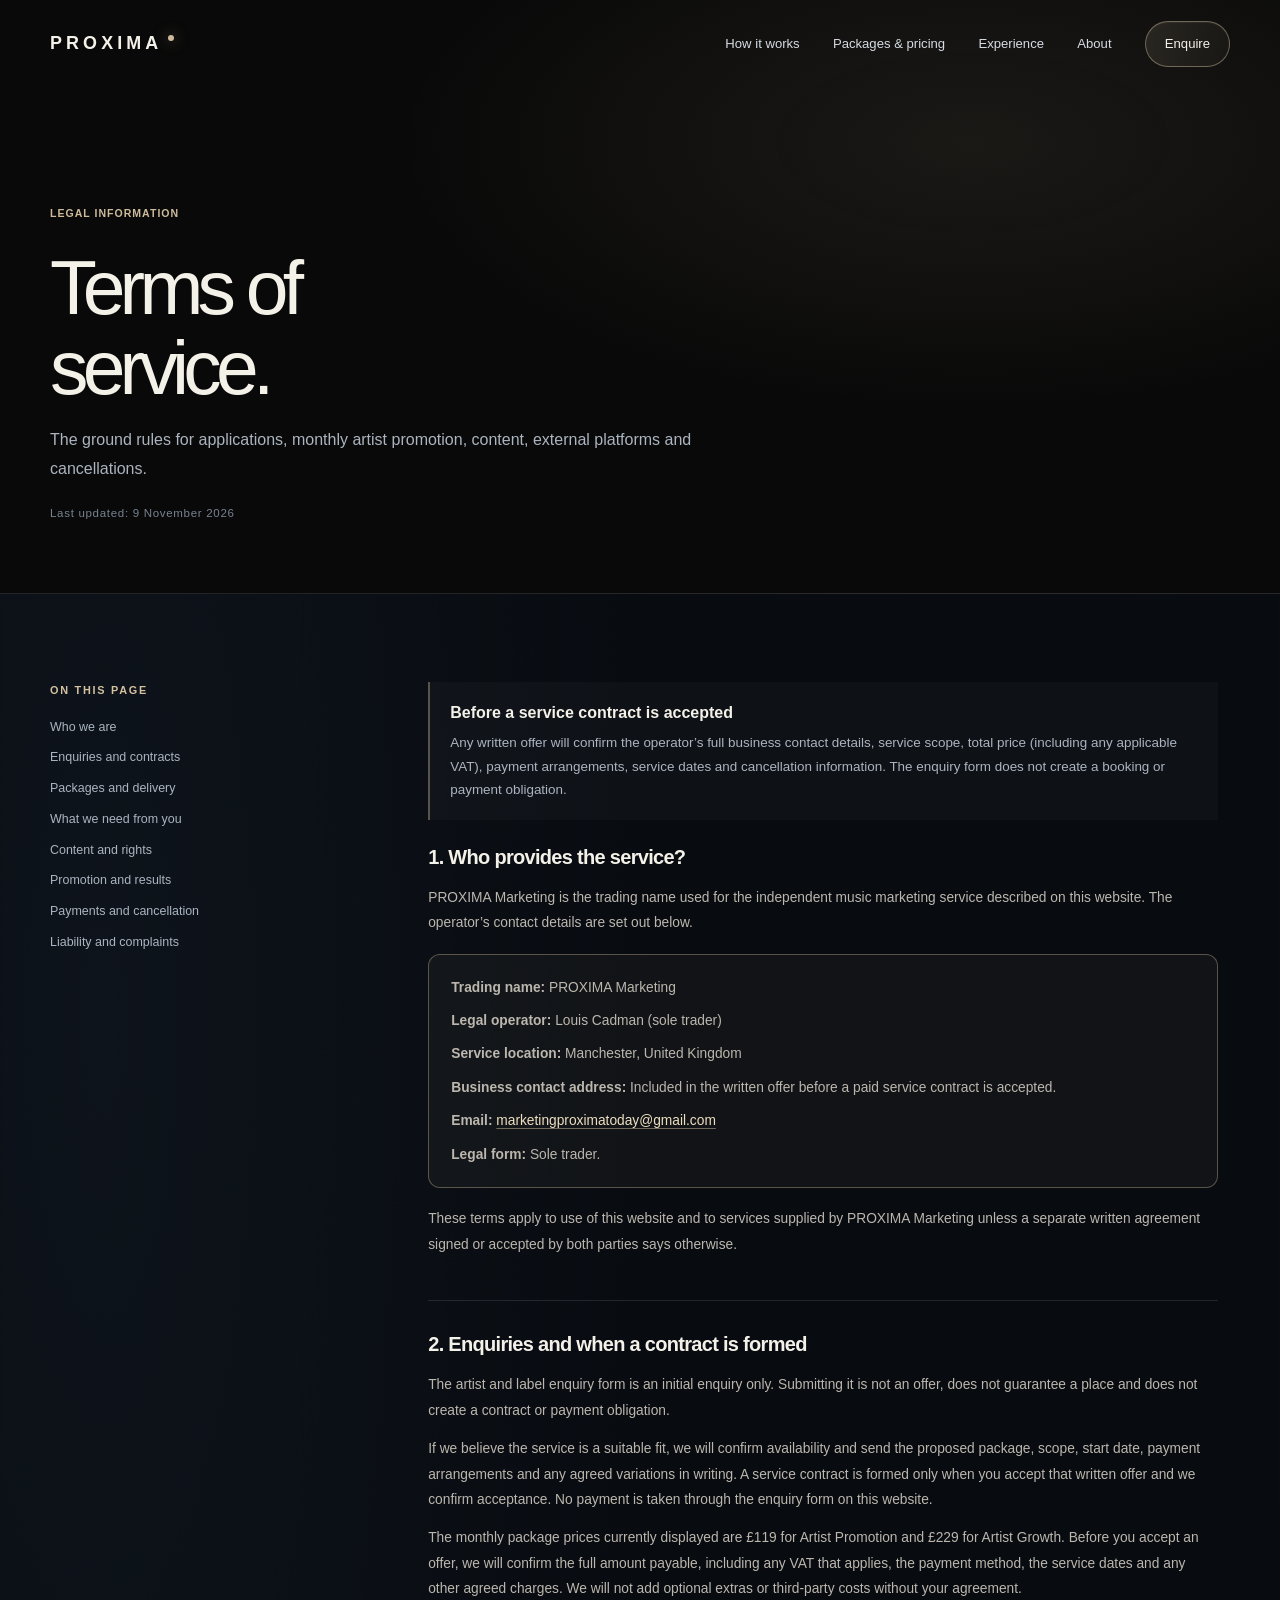
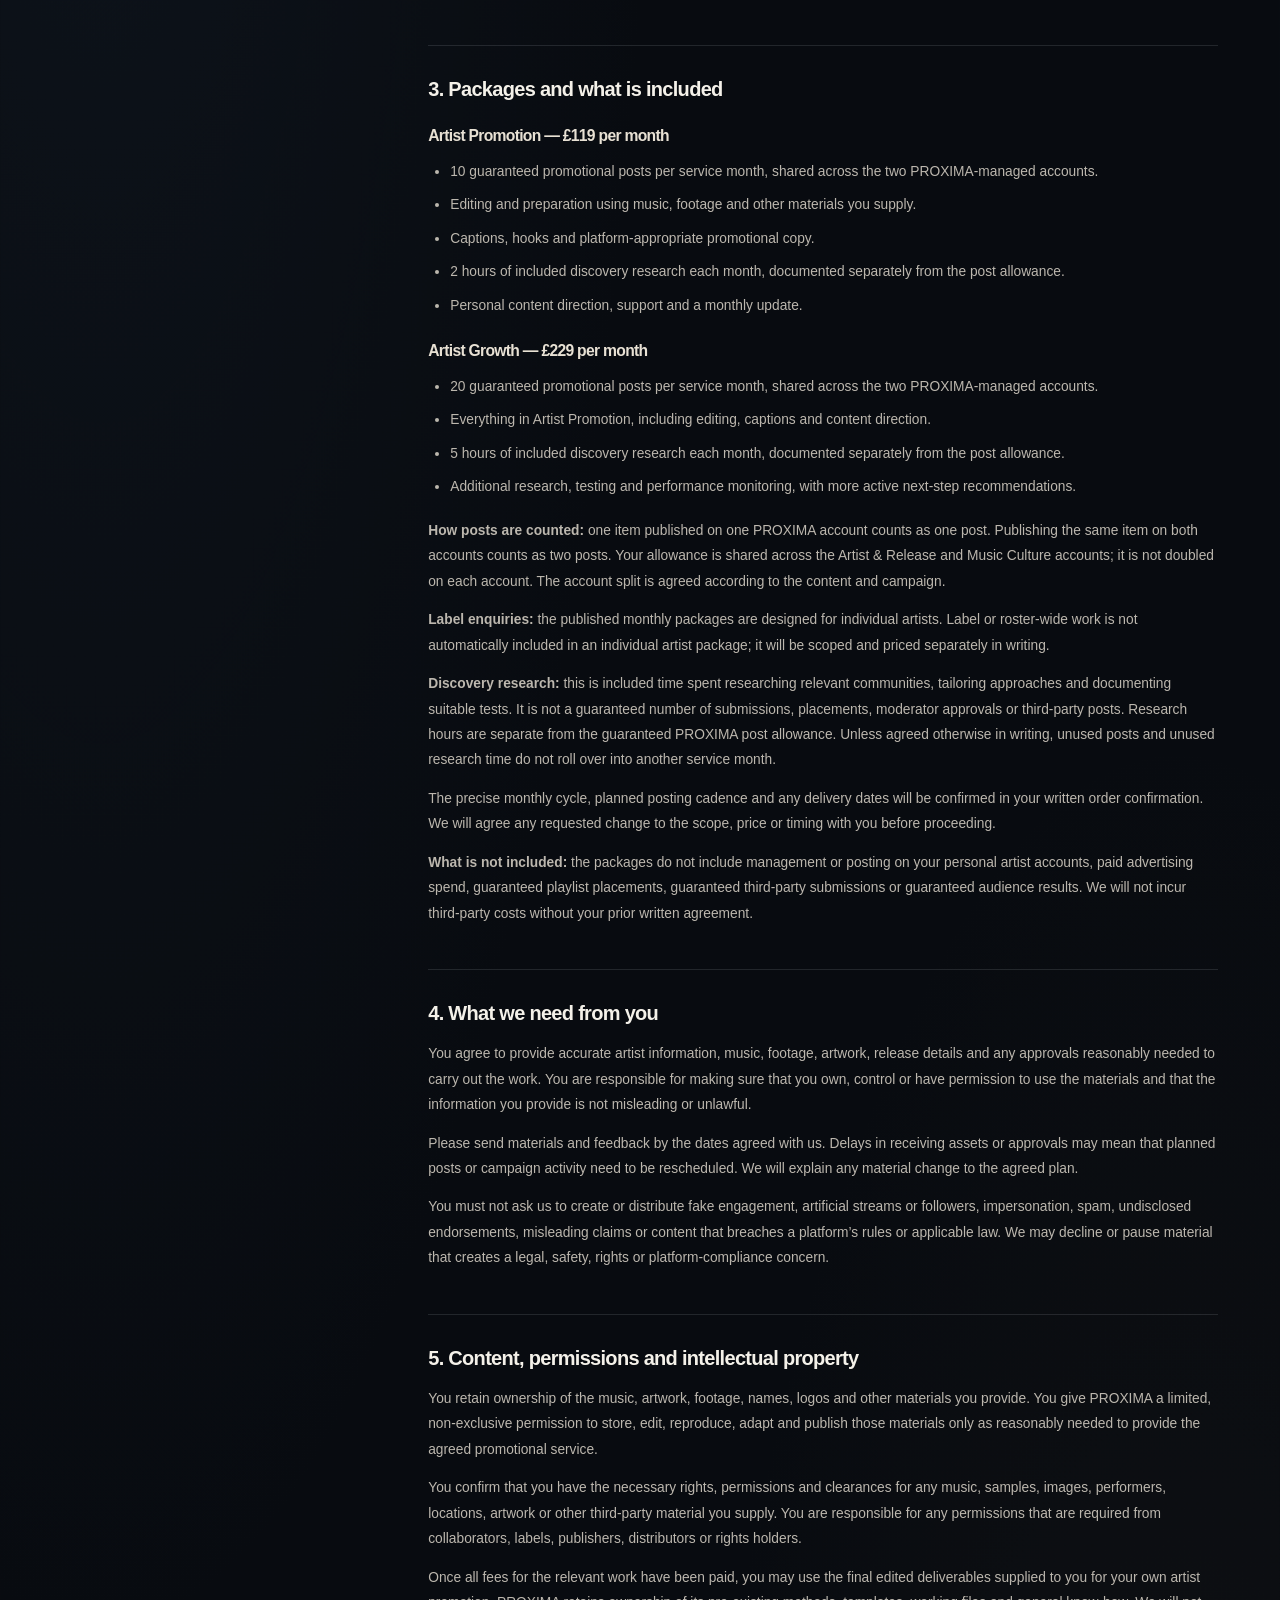
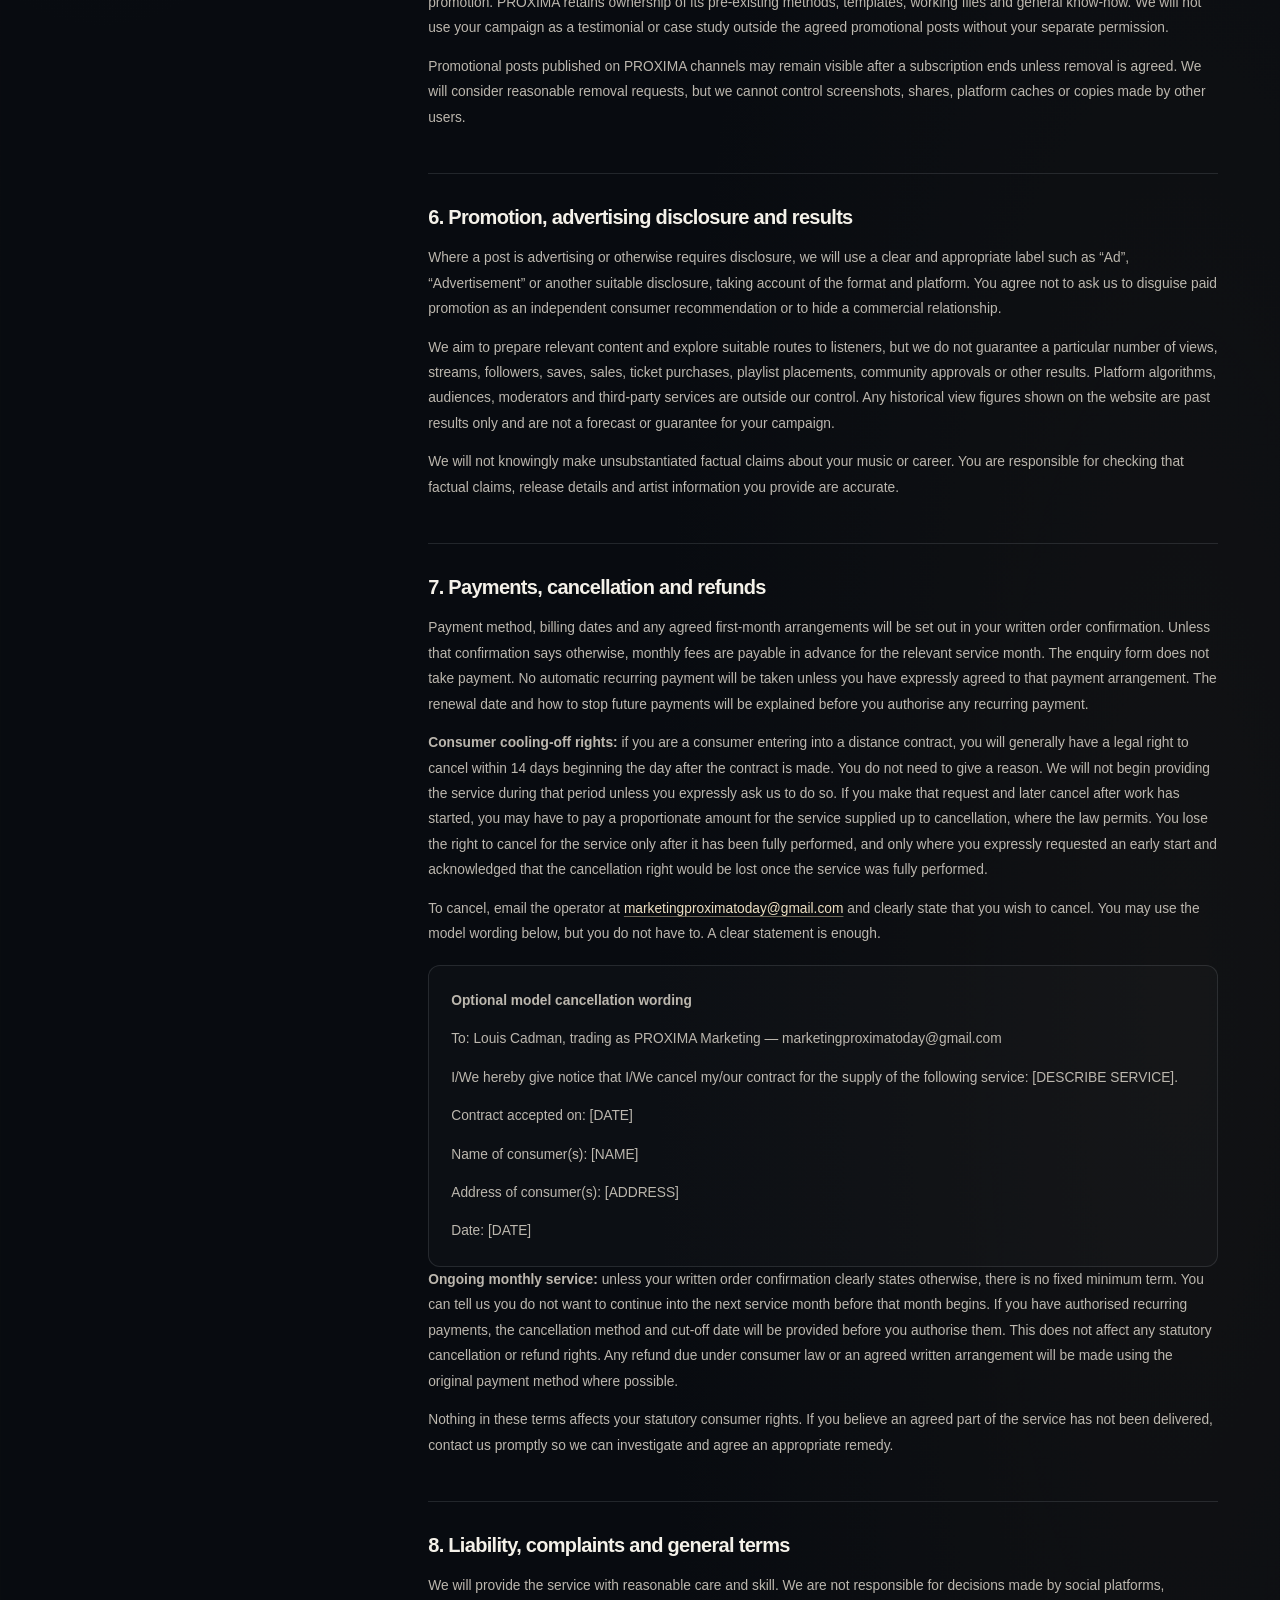
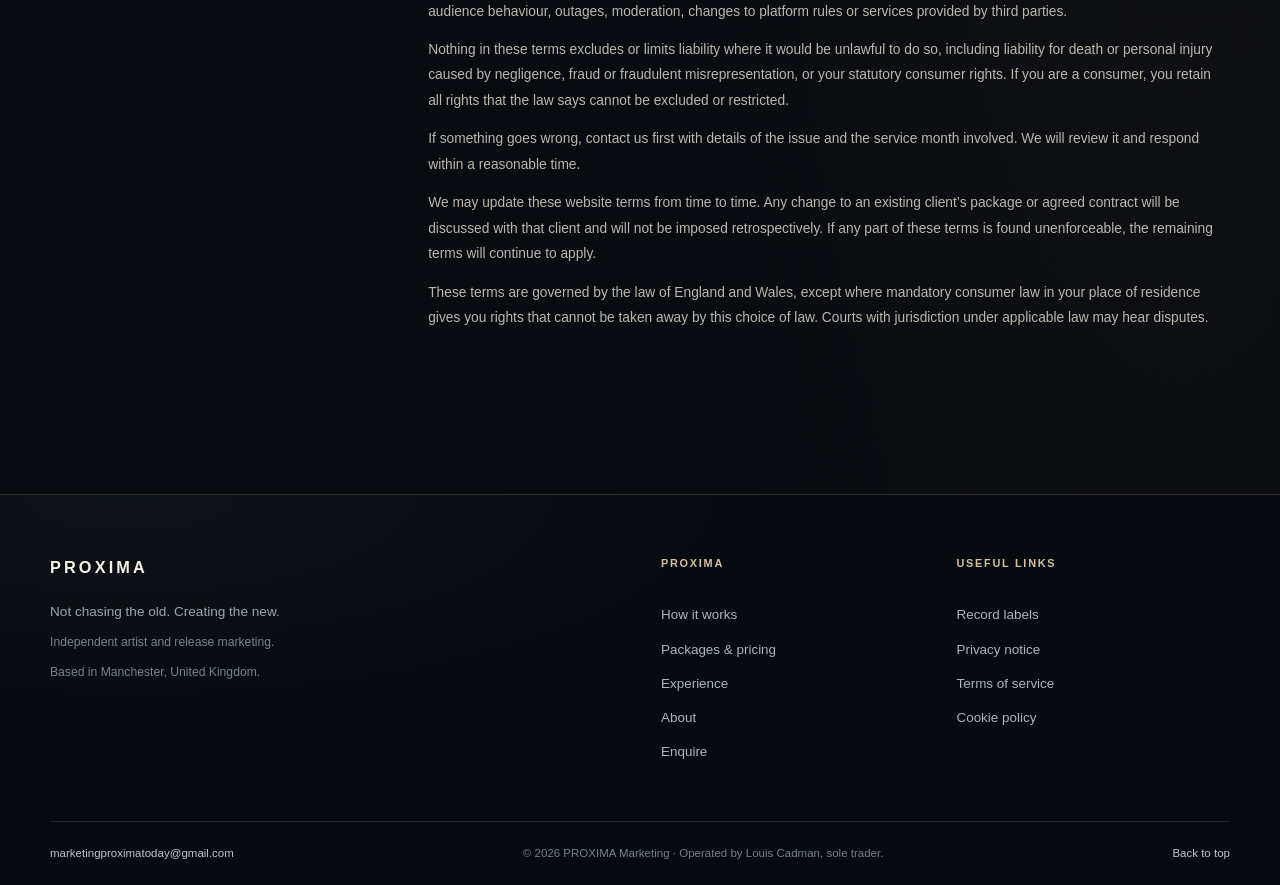
<file: terms.html>
<!doctype html>
<html lang="en">
<head>
  <meta charset="utf-8">
  <meta name="viewport" content="width=device-width, initial-scale=1">
  <meta name="theme-color" content="#090909">
  <meta name="description" content="Terms for PROXIMA Marketing's artist promotion and music marketing services.">
  <title>Terms of service | PROXIMA Marketing</title>
  <link rel="stylesheet" href="style.css?v=20261109-standard-font-refresh-01">
  <script src="script.js?v=20261109-release-label-layout-01" defer></script>
</head>
<body>
  <a class="skip-link" href="#main">Skip to content</a>
  <div class="scroll-progress" aria-hidden="true"></div>
  <header class="site-header">
    <nav class="navbar container" aria-label="Main navigation">
      <a class="wordmark" href="index.html#top" aria-label="PROXIMA home">PROXIMA</a>
      <button class="menu-toggle" type="button" aria-expanded="false" aria-controls="primaryNavigation" aria-label="Open navigation"><span></span><span></span></button>
      <div class="nav-links" id="primaryNavigation">
        <a href="index.html#journey">How it works</a>
        <a href="journey.html">Packages &amp; pricing</a>
        <a href="views.html">Experience</a>
        <a href="about.html">About</a>
        <a class="nav-cta" href="application.html#application">Enquire</a>
      </div>
    </nav>
  </header>
  <main id="main" class="legal-page">
    <section class="legal-hero">
      <div class="container">
        <p class="eyebrow">Legal information</p>
        <h1>Terms of<br><span class="serif-accent">service.</span></h1>
        <p class="legal-lede">The ground rules for applications, monthly artist promotion, content, external platforms and cancellations.</p>
        <p class="legal-meta">Last updated: 9 November 2026</p>
      </div>
    </section>
    <section class="legal-content">
      <div class="container legal-layout">
        <aside class="legal-sidebar" aria-label="On this page">
          <span class="footer-label">On this page</span>
          <a href="#operator">Who we are</a>
          <a href="#applications">Enquiries and contracts</a>
          <a href="#packages">Packages and delivery</a>
          <a href="#your-part">What we need from you</a>
          <a href="#content">Content and rights</a>
          <a href="#promotion">Promotion and results</a>
          <a href="#payment">Payments and cancellation</a>
          <a href="#liability">Liability and complaints</a>
        </aside>
        <div class="legal-copy">
          <div class="legal-note">
          <strong>Before a service contract is accepted</strong>
          <p>Any written offer will confirm the operator’s full business contact details, service scope, total price (including any applicable VAT), payment arrangements, service dates and cancellation information. The enquiry form does not create a booking or payment obligation.</p>
        </div>
          <section id="operator">
            <h2>1. Who provides the service?</h2>
            <p>PROXIMA Marketing is the trading name used for the independent music marketing service described on this website. The operator’s contact details are set out below.</p>
            <div class="legal-contact">
          <p><strong>Trading name:</strong> PROXIMA Marketing</p>
          <p><strong>Legal operator:</strong> Louis Cadman (sole trader)</p>
          <p><strong>Service location:</strong> Manchester, United Kingdom</p>
          <p><strong>Business contact address:</strong> Included in the written offer before a paid service contract is accepted.</p>
          <p><strong>Email:</strong> <a href="mailto:marketingproximatoday@gmail.com">marketingproximatoday@gmail.com</a></p>
          <p><strong>Legal form:</strong> Sole trader.</p>
        </div>
            <p>These terms apply to use of this website and to services supplied by PROXIMA Marketing unless a separate written agreement signed or accepted by both parties says otherwise.</p>
          </section>
          <section id="applications">
            <h2>2. Enquiries and when a contract is formed</h2>
            <p>The artist and label enquiry form is an initial enquiry only. Submitting it is not an offer, does not guarantee a place and does not create a contract or payment obligation.</p>
            <p>If we believe the service is a suitable fit, we will confirm availability and send the proposed package, scope, start date, payment arrangements and any agreed variations in writing. A service contract is formed only when you accept that written offer and we confirm acceptance. No payment is taken through the enquiry form on this website.</p>
            <p>The monthly package prices currently displayed are £119 for Artist Promotion and £229 for Artist Growth. Before you accept an offer, we will confirm the full amount payable, including any VAT that applies, the payment method, the service dates and any other agreed charges. We will not add optional extras or third-party costs without your agreement.</p>
          </section>
          <section id="packages">
            <h2>3. Packages and what is included</h2>
            <h3>Artist Promotion — £119 per month</h3>
            <ul>
              <li>10 guaranteed promotional posts per service month, shared across the two PROXIMA-managed accounts.</li>
              <li>Editing and preparation using music, footage and other materials you supply.</li>
              <li>Captions, hooks and platform-appropriate promotional copy.</li>
              <li>2 hours of included discovery research each month, documented separately from the post allowance.</li>
              <li>Personal content direction, support and a monthly update.</li>
            </ul>
            <h3>Artist Growth — £229 per month</h3>
            <ul>
              <li>20 guaranteed promotional posts per service month, shared across the two PROXIMA-managed accounts.</li>
              <li>Everything in Artist Promotion, including editing, captions and content direction.</li>
              <li>5 hours of included discovery research each month, documented separately from the post allowance.</li>
              <li>Additional research, testing and performance monitoring, with more active next-step recommendations.</li>
            </ul>
            <p><strong>How posts are counted:</strong> one item published on one PROXIMA account counts as one post. Publishing the same item on both accounts counts as two posts. Your allowance is shared across the Artist &amp; Release and Music Culture accounts; it is not doubled on each account. The account split is agreed according to the content and campaign.</p>
            <p><strong>Label enquiries:</strong> the published monthly packages are designed for individual artists. Label or roster-wide work is not automatically included in an individual artist package; it will be scoped and priced separately in writing.</p>
            <p><strong>Discovery research:</strong> this is included time spent researching relevant communities, tailoring approaches and documenting suitable tests. It is not a guaranteed number of submissions, placements, moderator approvals or third-party posts. Research hours are separate from the guaranteed PROXIMA post allowance. Unless agreed otherwise in writing, unused posts and unused research time do not roll over into another service month.</p>
            <p>The precise monthly cycle, planned posting cadence and any delivery dates will be confirmed in your written order confirmation. We will agree any requested change to the scope, price or timing with you before proceeding.</p>
            <p><strong>What is not included:</strong> the packages do not include management or posting on your personal artist accounts, paid advertising spend, guaranteed playlist placements, guaranteed third-party submissions or guaranteed audience results. We will not incur third-party costs without your prior written agreement.</p>
          </section>
          <section id="your-part">
            <h2>4. What we need from you</h2>
            <p>You agree to provide accurate artist information, music, footage, artwork, release details and any approvals reasonably needed to carry out the work. You are responsible for making sure that you own, control or have permission to use the materials and that the information you provide is not misleading or unlawful.</p>
            <p>Please send materials and feedback by the dates agreed with us. Delays in receiving assets or approvals may mean that planned posts or campaign activity need to be rescheduled. We will explain any material change to the agreed plan.</p>
            <p>You must not ask us to create or distribute fake engagement, artificial streams or followers, impersonation, spam, undisclosed endorsements, misleading claims or content that breaches a platform’s rules or applicable law. We may decline or pause material that creates a legal, safety, rights or platform-compliance concern.</p>
          </section>
          <section id="content">
            <h2>5. Content, permissions and intellectual property</h2>
            <p>You retain ownership of the music, artwork, footage, names, logos and other materials you provide. You give PROXIMA a limited, non-exclusive permission to store, edit, reproduce, adapt and publish those materials only as reasonably needed to provide the agreed promotional service.</p>
            <p>You confirm that you have the necessary rights, permissions and clearances for any music, samples, images, performers, locations, artwork or other third-party material you supply. You are responsible for any permissions that are required from collaborators, labels, publishers, distributors or rights holders.</p>
            <p>Once all fees for the relevant work have been paid, you may use the final edited deliverables supplied to you for your own artist promotion. PROXIMA retains ownership of its pre-existing methods, templates, working files and general know-how. We will not use your campaign as a testimonial or case study outside the agreed promotional posts without your separate permission.</p>
            <p>Promotional posts published on PROXIMA channels may remain visible after a subscription ends unless removal is agreed. We will consider reasonable removal requests, but we cannot control screenshots, shares, platform caches or copies made by other users.</p>
          </section>
          <section id="promotion">
            <h2>6. Promotion, advertising disclosure and results</h2>
            <p>Where a post is advertising or otherwise requires disclosure, we will use a clear and appropriate label such as “Ad”, “Advertisement” or another suitable disclosure, taking account of the format and platform. You agree not to ask us to disguise paid promotion as an independent consumer recommendation or to hide a commercial relationship.</p>
            <p>We aim to prepare relevant content and explore suitable routes to listeners, but we do not guarantee a particular number of views, streams, followers, saves, sales, ticket purchases, playlist placements, community approvals or other results. Platform algorithms, audiences, moderators and third-party services are outside our control. Any historical view figures shown on the website are past results only and are not a forecast or guarantee for your campaign.</p>
            <p>We will not knowingly make unsubstantiated factual claims about your music or career. You are responsible for checking that factual claims, release details and artist information you provide are accurate.</p>
          </section>
          <section id="payment">
            <h2>7. Payments, cancellation and refunds</h2>
            <p>Payment method, billing dates and any agreed first-month arrangements will be set out in your written order confirmation. Unless that confirmation says otherwise, monthly fees are payable in advance for the relevant service month. The enquiry form does not take payment. No automatic recurring payment will be taken unless you have expressly agreed to that payment arrangement. The renewal date and how to stop future payments will be explained before you authorise any recurring payment.</p>
            <p><strong>Consumer cooling-off rights:</strong> if you are a consumer entering into a distance contract, you will generally have a legal right to cancel within 14 days beginning the day after the contract is made. You do not need to give a reason. We will not begin providing the service during that period unless you expressly ask us to do so. If you make that request and later cancel after work has started, you may have to pay a proportionate amount for the service supplied up to cancellation, where the law permits. You lose the right to cancel for the service only after it has been fully performed, and only where you expressly requested an early start and acknowledged that the cancellation right would be lost once the service was fully performed.</p>
            <p>To cancel, email the operator at <a href="mailto:marketingproximatoday@gmail.com">marketingproximatoday@gmail.com</a> and clearly state that you wish to cancel. You may use the model wording below, but you do not have to. A clear statement is enough.</p>
            <div class="legal-form">
              <p><strong>Optional model cancellation wording</strong></p>
              <p>To: Louis Cadman, trading as PROXIMA Marketing — marketingproximatoday@gmail.com</p>
              <p>I/We hereby give notice that I/We cancel my/our contract for the supply of the following service: [DESCRIBE SERVICE].</p>
              <p>Contract accepted on: [DATE]</p>
              <p>Name of consumer(s): [NAME]</p>
              <p>Address of consumer(s): [ADDRESS]</p>
              <p>Date: [DATE]</p>
            </div>
            <p><strong>Ongoing monthly service:</strong> unless your written order confirmation clearly states otherwise, there is no fixed minimum term. You can tell us you do not want to continue into the next service month before that month begins. If you have authorised recurring payments, the cancellation method and cut-off date will be provided before you authorise them. This does not affect any statutory cancellation or refund rights. Any refund due under consumer law or an agreed written arrangement will be made using the original payment method where possible.</p>
            <p>Nothing in these terms affects your statutory consumer rights. If you believe an agreed part of the service has not been delivered, contact us promptly so we can investigate and agree an appropriate remedy.</p>
          </section>
          <section id="liability">
            <h2>8. Liability, complaints and general terms</h2>
            <p>We will provide the service with reasonable care and skill. We are not responsible for decisions made by social platforms, audience behaviour, outages, moderation, changes to platform rules or services provided by third parties.</p>
            <p>Nothing in these terms excludes or limits liability where it would be unlawful to do so, including liability for death or personal injury caused by negligence, fraud or fraudulent misrepresentation, or your statutory consumer rights. If you are a consumer, you retain all rights that the law says cannot be excluded or restricted.</p>
            <p>If something goes wrong, contact us first with details of the issue and the service month involved. We will review it and respond within a reasonable time.</p>
            <p>We may update these website terms from time to time. Any change to an existing client’s package or agreed contract will be discussed with that client and will not be imposed retrospectively. If any part of these terms is found unenforceable, the remaining terms will continue to apply.</p>
            <p>These terms are governed by the law of England and Wales, except where mandatory consumer law in your place of residence gives you rights that cannot be taken away by this choice of law. Courts with jurisdiction under applicable law may hear disputes.</p>
          </section>
        </div>
      </div>
    </section>
  </main>
  <footer class="site-footer">
    <div class="container footer-main">
      <div class="footer-brand">
        <a class="wordmark footer-wordmark" href="index.html#top">PROXIMA</a>
        <p>Not chasing the old. Creating the new.</p>
        <p class="footer-positioning">Independent artist and release marketing.</p>
        <p class="footer-positioning">Based in Manchester, United Kingdom.</p>
      </div>
      <div class="footer-nav">
        <span class="footer-label">PROXIMA</span>
        <a href="index.html#journey">How it works</a>
        <a href="journey.html">Packages &amp; pricing</a>
        <a href="views.html">Experience</a>
        <a href="about.html">About</a>
        <a href="application.html#application">Enquire</a>
      </div>
      <div class="footer-nav footer-legal-nav">
        <span class="footer-label">Useful links</span>
        <a href="labels.html">Record labels</a>
        <a href="privacy.html">Privacy notice</a>
        <a href="terms.html">Terms of service</a>
        <a href="cookies.html">Cookie policy</a>
      </div>
    </div>
    <div class="container footer-bottom">
      <a href="mailto:marketingproximatoday@gmail.com">marketingproximatoday@gmail.com</a>
      <span>© <span id="currentYear">2026</span> PROXIMA Marketing · Operated by Louis Cadman, sole trader.</span>
      <a href="index.html#top">Back to top</a>
    </div>
  </footer>
</body>
</html>
</file>
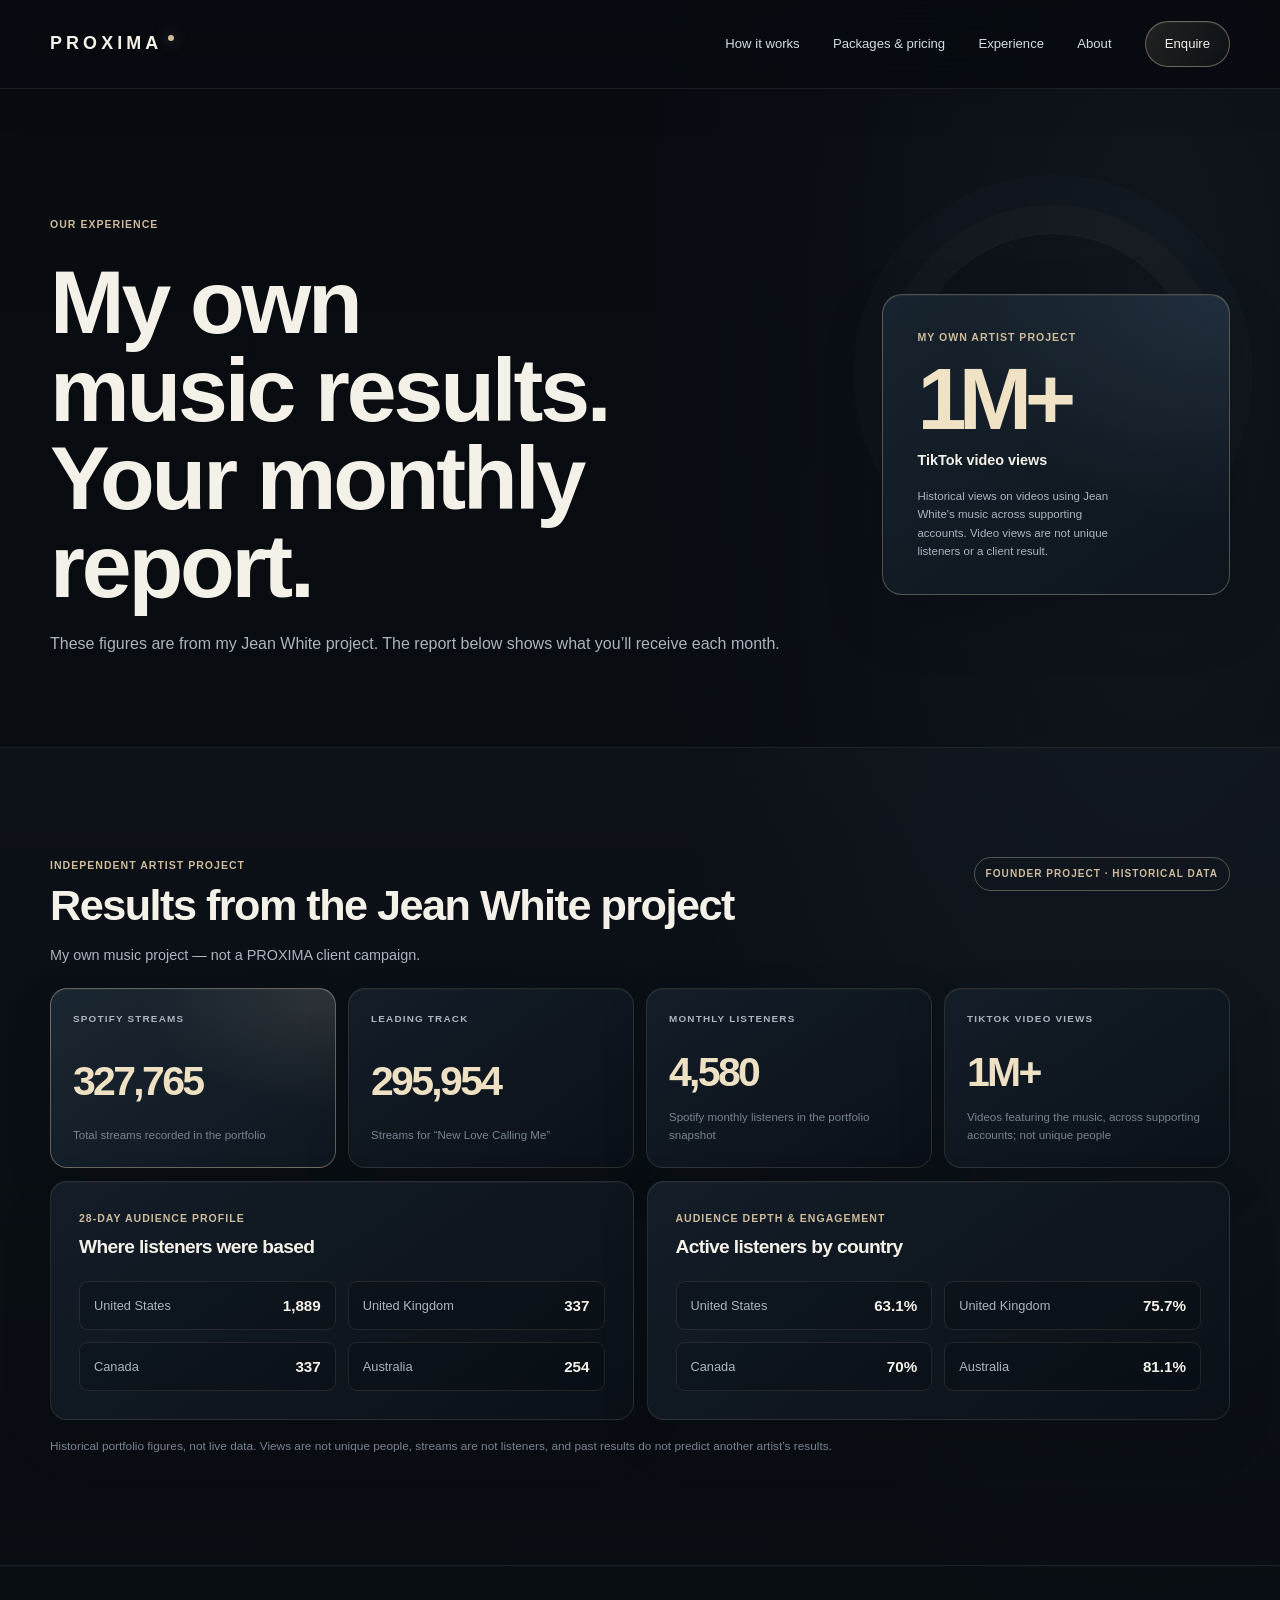
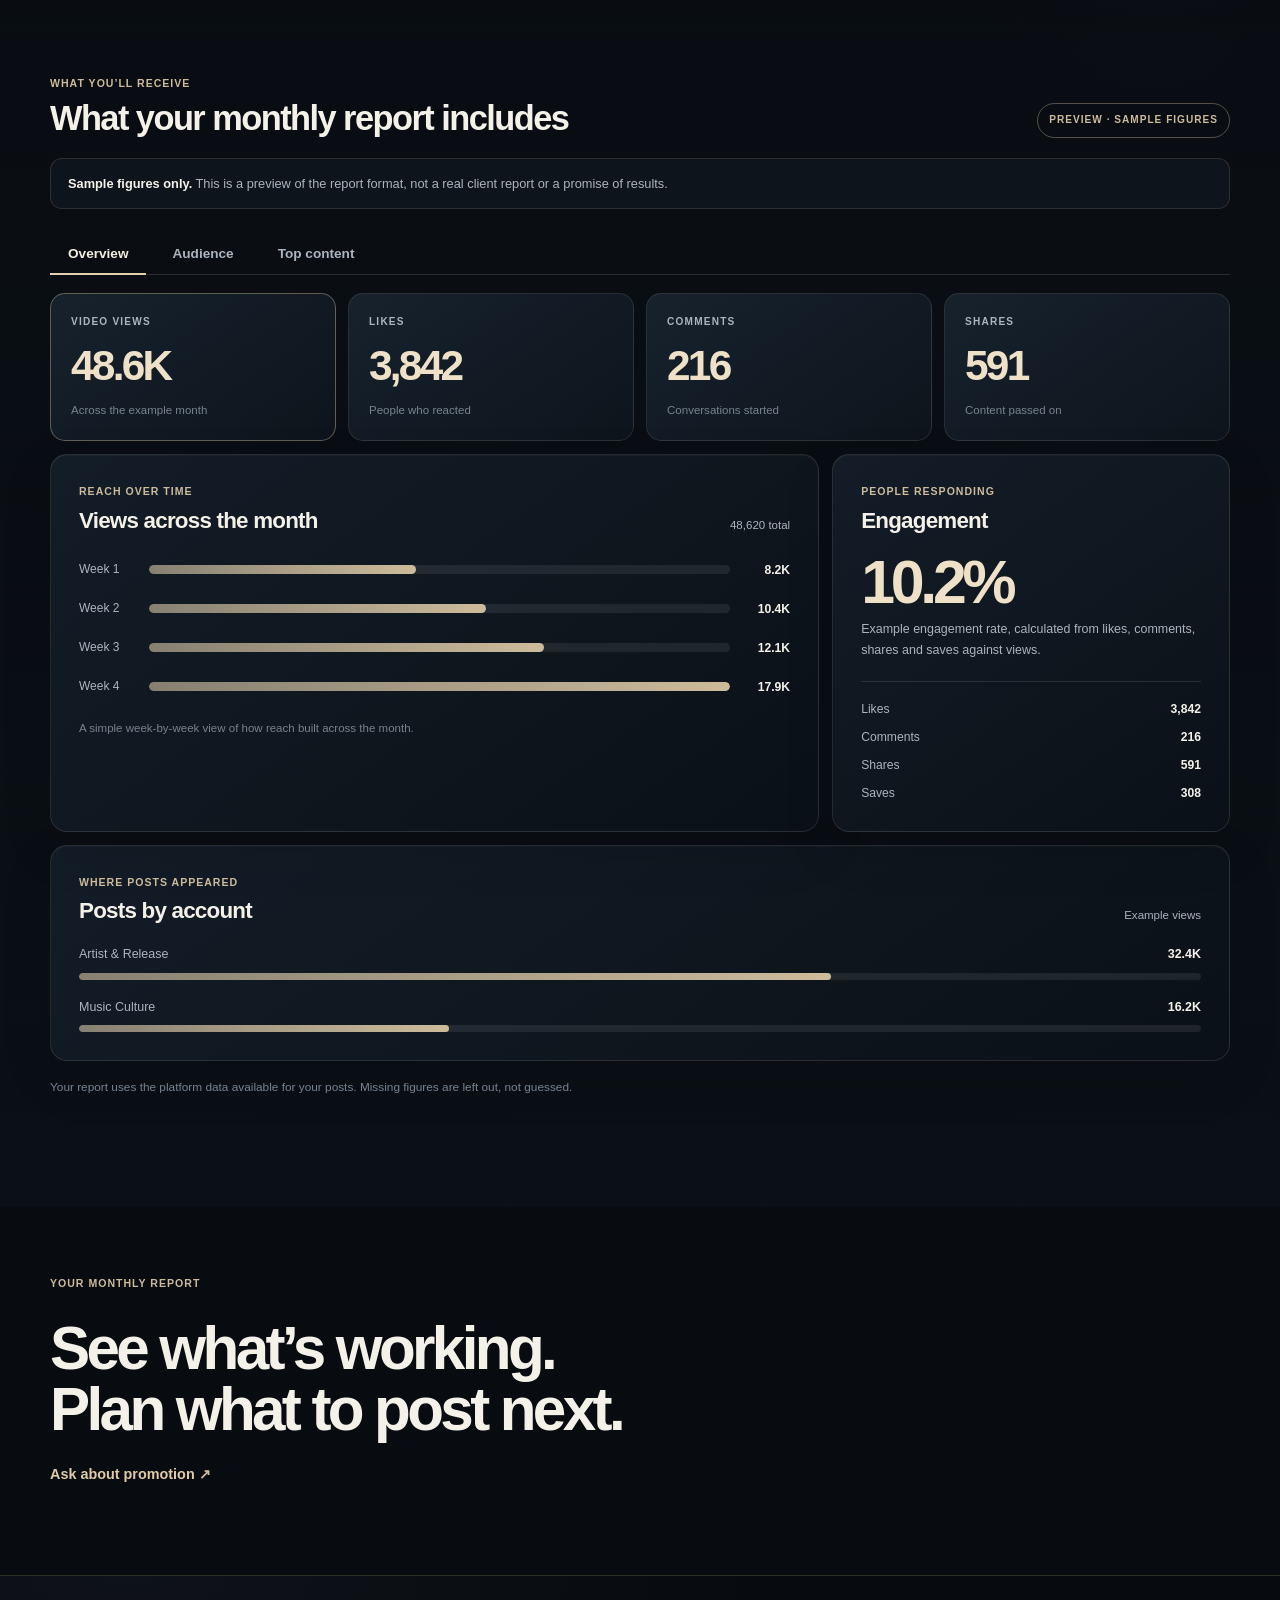
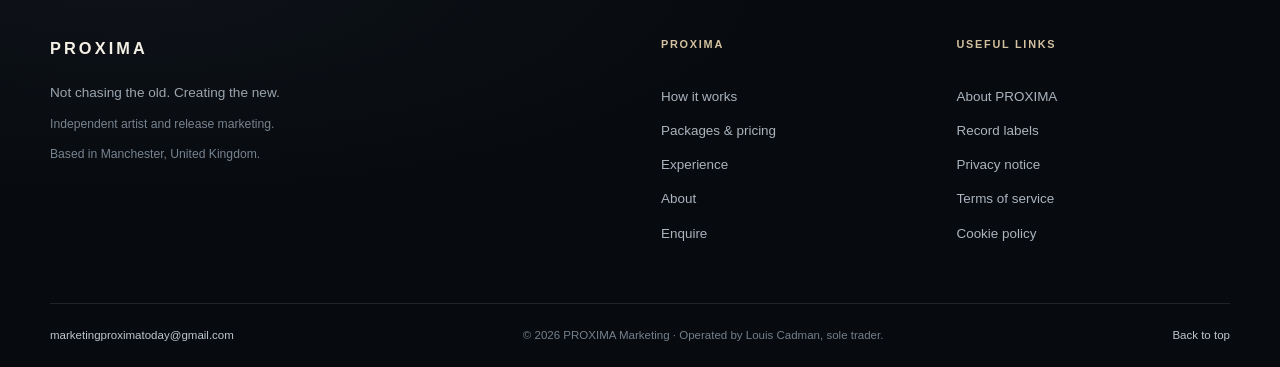
<file: views.html>
<!doctype html>
<html lang="en">
<head>
  <meta charset="utf-8">
  <meta name="viewport" content="width=device-width, initial-scale=1">
  <meta name="theme-color" content="#090909">
  <meta name="description" content="See figures from the founder’s Jean White music project and preview the monthly performance report PROXIMA provides.">
  <meta property="og:type" content="website">
  <meta property="og:title" content="Music project experience | PROXIMA Marketing">
  <meta property="og:description" content="Real figures from the founder’s Jean White project, plus a preview of how PROXIMA reports artist promotion.">
  <title>Our music project experience | PROXIMA Marketing</title>
  <link rel="stylesheet" href="style.css?v=20261109-standard-font-refresh-01">
  <link rel="stylesheet" href="site-pages.css?v=20261109-release-label-layout-01">
  <script src="script.js?v=20261109-release-label-layout-01" defer></script>
</head>
<body class="subpage-body results-page">
  <a class="skip-link" href="#main">Skip to content</a>
  <div class="scroll-progress" aria-hidden="true"></div>

  <header class="site-header">
    <nav class="navbar container" aria-label="Main navigation">
      <a class="wordmark" href="index.html#top" aria-label="PROXIMA home">PROXIMA</a>
      <button class="menu-toggle" type="button" aria-expanded="false" aria-controls="primaryNavigation" aria-label="Open navigation">
        <span></span><span></span>
      </button>
      <div class="nav-links" id="primaryNavigation">
        <a href="index.html#journey">How it works</a>
        <a href="journey.html">Packages &amp; pricing</a>
        <a href="views.html" aria-current="page">Experience</a>
        <a href="about.html">About</a>
        <a class="nav-cta" href="application.html#application">Enquire</a>
      </div>
    </nav>
  </header>

  <main id="main" class="subpage-main">
    <section class="page-intro container results-intro">
      <div class="results-intro-copy">
        <p class="eyebrow">Our experience</p>
        <h1>My own music results.<br><span class="serif-accent">Your monthly report.</span></h1>
        <p>These figures are from my Jean White project. The report below shows what you’ll receive each month.</p>
      </div>
      <aside class="results-proof-card" aria-label="Jean White project historical TikTok video views">
        <p class="eyebrow">MY OWN ARTIST PROJECT</p>
        <strong>1M+</strong>
        <span>TikTok video views</span>
        <small>Historical views on videos using Jean White's music across supporting accounts. Video views are not unique listeners or a client result.</small>
      </aside>
    </section>


    <section class="page-section results-case-study-section" aria-labelledby="jean-white-case-study">
      <div class="container">
        <div class="results-report-top results-case-study-top">
          <div>
            <p class="eyebrow">INDEPENDENT ARTIST PROJECT</p>
            <h2 id="jean-white-case-study">Results from the Jean White project</h2>
            <p class="results-case-study-lede">My own music project — not a PROXIMA client campaign.</p>
          </div>
          <span class="results-demo-label">FOUNDER PROJECT · HISTORICAL DATA</span>
        </div>

        <div class="results-case-study-grid">
          <article class="results-case-study-stat results-case-study-stat-featured">
            <span>SPOTIFY STREAMS</span>
            <strong>327,765</strong>
            <small>Total streams recorded in the portfolio</small>
          </article>
          <article class="results-case-study-stat">
            <span>LEADING TRACK</span>
            <strong>295,954</strong>
            <small>Streams for “New Love Calling Me”</small>
          </article>
          <article class="results-case-study-stat">
            <span>MONTHLY LISTENERS</span>
            <strong>4,580</strong>
            <small>Spotify monthly listeners in the portfolio snapshot</small>
          </article>
          <article class="results-case-study-stat">
            <span>TIKTOK VIDEO VIEWS</span>
            <strong>1M+</strong>
            <small>Videos featuring the music, across supporting accounts; not unique people</small>
          </article>
        </div>

        <div class="results-case-study-audience">
          <article class="results-card">
            <p class="eyebrow">28-DAY AUDIENCE PROFILE</p>
            <h3>Where listeners were based</h3>
            <div class="results-market-grid">
              <div><span>United States</span><strong>1,889</strong></div>
              <div><span>United Kingdom</span><strong>337</strong></div>
              <div><span>Canada</span><strong>337</strong></div>
              <div><span>Australia</span><strong>254</strong></div>
            </div>
          </article>
          <article class="results-card">
            <p class="eyebrow">AUDIENCE DEPTH &amp; ENGAGEMENT</p>
            <h3>Active listeners by country</h3>
            <div class="results-market-grid">
              <div><span>United States</span><strong>63.1%</strong></div>
              <div><span>United Kingdom</span><strong>75.7%</strong></div>
              <div><span>Canada</span><strong>70%</strong></div>
              <div><span>Australia</span><strong>81.1%</strong></div>
            </div>
          </article>
        </div>
        <p class="results-data-note">Historical portfolio figures, not live data. Views are not unique people, streams are not listeners, and past results do not predict another artist’s results.</p>
      </div>
    </section>

    <section class="page-section results-report-section">
      <div class="container">
        <div class="results-report-top">
          <div>
            <p class="eyebrow">What you’ll receive</p>
            <h2>What your monthly report includes</h2>
          </div>
          <span class="results-demo-label">PREVIEW · SAMPLE FIGURES</span>
        </div>
        <div class="results-disclaimer">
          <strong>Sample figures only.</strong> This is a preview of the report format, not a real client report or a promise of results.
        </div>

        <div class="results-tablist" role="tablist" aria-label="Report sections">
          <button class="results-tab is-active" type="button" role="tab" id="tab-overview" aria-controls="panel-overview" aria-selected="true" tabindex="0" data-report-tab="overview">Overview</button>
          <button class="results-tab" type="button" role="tab" id="tab-audience" aria-controls="panel-audience" aria-selected="false" tabindex="-1" data-report-tab="audience">Audience</button>
          <button class="results-tab" type="button" role="tab" id="tab-content" aria-controls="panel-content" aria-selected="false" tabindex="-1" data-report-tab="content">Top content</button>
        </div>

        <section class="results-panel" id="panel-overview" role="tabpanel" aria-labelledby="tab-overview" data-report-panel="overview">
          <div class="results-stat-grid">
            <article class="results-stat-card results-stat-featured">
              <span class="results-stat-label">VIDEO VIEWS</span>
              <strong>48.6K</strong>
              <small>Across the example month</small>
            </article>
            <article class="results-stat-card">
              <span class="results-stat-label">LIKES</span>
              <strong>3,842</strong>
              <small>People who reacted</small>
            </article>
            <article class="results-stat-card">
              <span class="results-stat-label">COMMENTS</span>
              <strong>216</strong>
              <small>Conversations started</small>
            </article>
            <article class="results-stat-card">
              <span class="results-stat-label">SHARES</span>
              <strong>591</strong>
              <small>Content passed on</small>
            </article>
          </div>

          <div class="results-overview-grid">
            <article class="results-card results-chart-card">
              <div class="results-card-heading">
                <div><p class="eyebrow">REACH OVER TIME</p><h3>Views across the month</h3></div>
                <span class="results-card-total">48,620 total</span>
              </div>
              <div class="results-bars" aria-label="Illustrative views by week: week one 8,200, week two 10,400, week three 12,100, week four 17,920">
                <div class="results-bar-row"><span>Week 1</span><div class="results-bar-track"><i style="width:46%"></i></div><strong>8.2K</strong></div>
                <div class="results-bar-row"><span>Week 2</span><div class="results-bar-track"><i style="width:58%"></i></div><strong>10.4K</strong></div>
                <div class="results-bar-row"><span>Week 3</span><div class="results-bar-track"><i style="width:68%"></i></div><strong>12.1K</strong></div>
                <div class="results-bar-row"><span>Week 4</span><div class="results-bar-track"><i style="width:100%"></i></div><strong>17.9K</strong></div>
              </div>
              <p class="results-card-footnote">A simple week-by-week view of how reach built across the month.</p>
            </article>
            <article class="results-card results-engagement-card">
              <p class="eyebrow">PEOPLE RESPONDING</p>
              <h3>Engagement</h3>
              <strong class="results-engagement-number">10.2%</strong>
              <p>Example engagement rate, calculated from likes, comments, shares and saves against views.</p>
              <div class="results-engagement-breakdown">
                <span>Likes <b>3,842</b></span>
                <span>Comments <b>216</b></span>
                <span>Shares <b>591</b></span>
                <span>Saves <b>308</b></span>
              </div>
            </article>
          </div>

          <article class="results-card results-channel-card">
            <div class="results-card-heading">
              <div><p class="eyebrow">WHERE POSTS APPEARED</p><h3>Posts by account</h3></div>
              <span class="results-card-footnote-inline">Example views</span>
            </div>
            <div class="results-channel-row">
              <div class="results-channel-copy"><span>Artist &amp; Release</span><strong>32.4K</strong></div>
              <div class="results-channel-track"><i style="width:67%"></i></div>
            </div>
            <div class="results-channel-row">
              <div class="results-channel-copy"><span>Music Culture</span><strong>16.2K</strong></div>
              <div class="results-channel-track"><i style="width:33%"></i></div>
            </div>
          </article>
        </section>

        <section class="results-panel" id="panel-audience" role="tabpanel" aria-labelledby="tab-audience" data-report-panel="audience" hidden>
          <div class="results-section-heading">
            <p class="eyebrow">WHO IS FINDING YOU</p>
            <h3>Who’s watching and listening.</h3>
            <p>Where available in the platform analytics, the report can show age, gender and location. Some accounts or platforms may not provide every breakdown.</p>
          </div>
          <div class="results-audience-grid">
            <article class="results-card results-demographic-card">
              <p class="eyebrow">GENDER</p>
              <h3>Audience by gender</h3>
              <div class="results-gender-layout">
                <div class="results-donut" role="img" aria-label="Example gender split: 52 percent women, 44 percent men, 4 percent not specified"><span>100%<small>sample</small></span></div>
                <div class="results-legend">
                  <span><i class="legend-women"></i>Women <b>52%</b></span>
                  <span><i class="legend-men"></i>Men <b>44%</b></span>
                  <span><i class="legend-other"></i>Not specified <b>4%</b></span>
                </div>
              </div>
            </article>
            <article class="results-card results-demographic-card">
              <p class="eyebrow">AGE RANGE</p>
              <h3>Audience by age</h3>
              <div class="results-demographic-bars">
                <div><span>18–24</span><i><b style="width:42%"></b></i><strong>42%</strong></div>
                <div><span>25–34</span><i><b style="width:35%"></b></i><strong>35%</strong></div>
                <div><span>35–44</span><i><b style="width:14%"></b></i><strong>14%</strong></div>
                <div><span>45+</span><i><b style="width:9%"></b></i><strong>9%</strong></div>
              </div>
            </article>
            <article class="results-card results-location-card">
              <p class="eyebrow">TOP LOCATIONS</p>
              <h3>Top listener locations</h3>
              <div class="results-demographic-bars">
                <div><span>United Kingdom</span><i><b style="width:72%"></b></i><strong>72%</strong></div>
                <div><span>United States</span><i><b style="width:11%"></b></i><strong>11%</strong></div>
                <div><span>Germany</span><i><b style="width:5%"></b></i><strong>5%</strong></div>
                <div><span>Other</span><i><b style="width:12%"></b></i><strong>12%</strong></div>
              </div>
            </article>
          </div>
          <p class="results-data-note">Demographic figures above are examples only. Actual audience insights depend on the data each platform makes available.</p>
        </section>

        <section class="results-panel" id="panel-content" role="tabpanel" aria-labelledby="tab-content" data-report-panel="content" hidden>
          <div class="results-section-heading">
            <p class="eyebrow">WHAT CONNECTED</p>
            <h3>Your best-performing posts</h3>
            <p>We look beyond the total views to see which formats earned attention and where it is worth experimenting next.</p>
          </div>
          <div class="results-post-list">
            <article class="results-post-row">
              <span class="results-post-rank">01</span>
              <div class="results-post-copy"><strong>Hook clip</strong><small>Artist &amp; Release · Short-form video</small></div>
              <div class="results-post-metrics"><strong>18.2K</strong><small>views</small></div>
              <div class="results-post-metrics"><strong>1,704</strong><small>likes</small></div>
            </article>
            <article class="results-post-row">
              <span class="results-post-rank">02</span>
              <div class="results-post-copy"><strong>Lyric edit</strong><small>Music Culture · Short-form video</small></div>
              <div class="results-post-metrics"><strong>12.4K</strong><small>views</small></div>
              <div class="results-post-metrics"><strong>931</strong><small>likes</small></div>
            </article>
            <article class="results-post-row">
              <span class="results-post-rank">03</span>
              <div class="results-post-copy"><strong>Artist introduction</strong><small>Artist &amp; Release · Feature</small></div>
              <div class="results-post-metrics"><strong>8.1K</strong><small>views</small></div>
              <div class="results-post-metrics"><strong>602</strong><small>likes</small></div>
            </article>
          </div>
          <div class="results-insight">
            <p class="eyebrow">EXAMPLE TAKEAWAY</p>
            <strong>Hook clips led reach in this sample.</strong>
            <p>Next month, we might test a couple of different opening lines and compare which one holds attention.</p>
          </div>
        </section>

        <p class="results-report-note">Your report uses the platform data available for your posts. Missing figures are left out, not guessed.</p>
      </div>
    </section>

    <section class="page-bottom-note container results-bottom-cta">
      <p class="eyebrow">YOUR MONTHLY REPORT</p>
      <h2>See what’s working.<br>Plan what to post next.</h2>
      <a class="text-link inline-link" href="application.html#application">Ask about promotion <span aria-hidden="true">↗</span></a>
    </section>
  </main>

  <footer class="site-footer">
    <div class="container footer-main">
      <div class="footer-brand">
        <a class="wordmark footer-wordmark" href="index.html#top">PROXIMA</a>
        <p>Not chasing the old. Creating the new.</p>
        <p class="footer-positioning">Independent artist and release marketing.</p>
        <p class="footer-positioning">Based in Manchester, United Kingdom.</p>
      </div>
      <div class="footer-nav">
        <span class="footer-label">PROXIMA</span>
        <a href="index.html#journey">How it works</a>
        <a href="journey.html">Packages &amp; pricing</a>
        <a href="views.html">Experience</a>
        <a href="about.html">About</a>
        <a href="application.html#application">Enquire</a>
      </div>
      <div class="footer-nav footer-legal-nav">
        <span class="footer-label">Useful links</span>
        <a href="about.html">About PROXIMA</a>
        <a href="labels.html">Record labels</a>
        <a href="privacy.html">Privacy notice</a>
        <a href="terms.html">Terms of service</a>
        <a href="cookies.html">Cookie policy</a>
      </div>
    </div>
    <div class="container footer-bottom">
      <a href="mailto:marketingproximatoday@gmail.com">marketingproximatoday@gmail.com</a>
      <span>© <span id="currentYear">2026</span> PROXIMA Marketing · Operated by Louis Cadman, sole trader.</span>
      <a href="index.html#top">Back to top</a>
    </div>
  </footer>

  <script>
    (() => {
      const tabs = Array.from(document.querySelectorAll("[data-report-tab]"));
      const panels = Array.from(document.querySelectorAll("[data-report-panel]"));
      if (!tabs.length || !panels.length) return;

      const activateTab = (name, moveFocus) => {
        tabs.forEach(tab => {
          const active = tab.dataset.reportTab === name;
          tab.classList.toggle("is-active", active);
          tab.setAttribute("aria-selected", String(active));
          tab.tabIndex = active ? 0 : -1;
          if (active && moveFocus) tab.focus();
        });
        panels.forEach(panel => {
          panel.hidden = panel.dataset.reportPanel !== name;
        });
      };

      tabs.forEach((tab, index) => {
        tab.addEventListener("click", () => activateTab(tab.dataset.reportTab, false));
        tab.addEventListener("keydown", event => {
          if (!["ArrowLeft", "ArrowRight", "Home", "End"].includes(event.key)) return;
          event.preventDefault();
          let next = index;
          if (event.key === "ArrowRight") next = (index + 1) % tabs.length;
          if (event.key === "ArrowLeft") next = (index - 1 + tabs.length) % tabs.length;
          if (event.key === "Home") next = 0;
          if (event.key === "End") next = tabs.length - 1;
          activateTab(tabs[next].dataset.reportTab, true);
        });
      });
    })();
  </script>
</body>
</html>
</file>
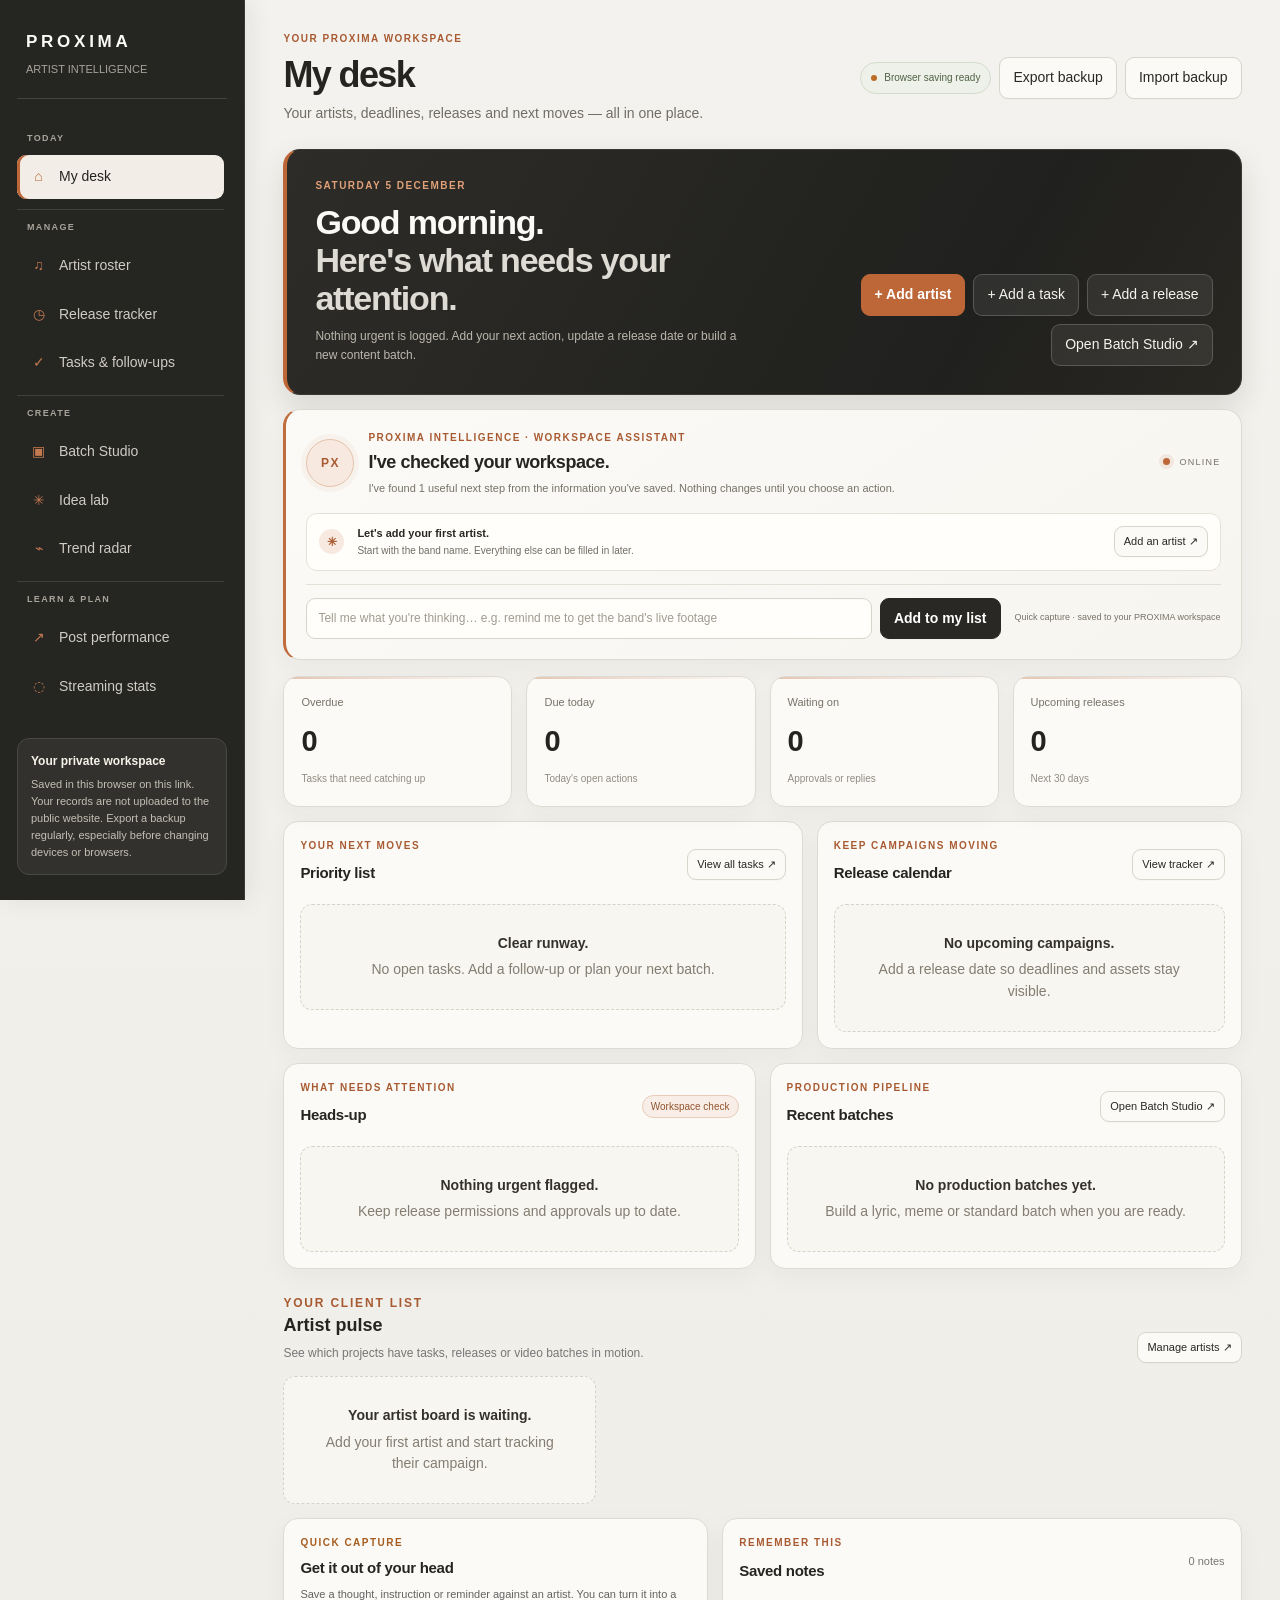
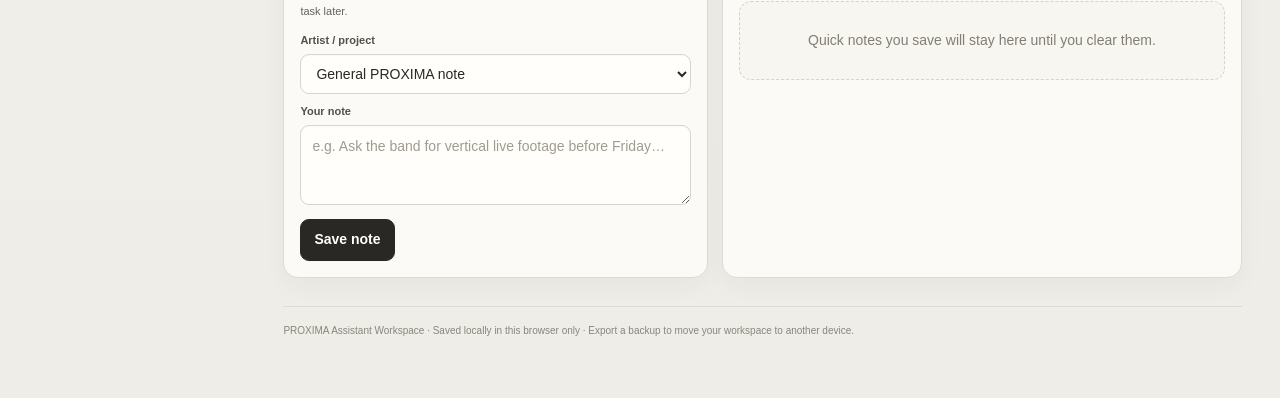
<file: workspace.html>
<!doctype html>
<html lang="en">
<head>
<meta charset="utf-8">
<meta name="viewport" content="width=device-width, initial-scale=1">
<meta name="theme-color" content="#252522">
<meta name="robots" content="noindex,nofollow,noarchive">
<meta name="proxima-build" content="2026-11-09-refined-paper-charcoal-orange-01">
<title>PROXIMA — Your Workspace</title>
<style>
:root{color-scheme:dark;--bg:#090e14;--panel:#111a23;--panel2:#17232e;--line:rgba(224,232,238,.12);--text:#f0f2f3;--muted:#aab5bf;--subtle:#788692;--accent:#d8c6a5;--green:#72c5a1;--blue:#87b6da;--orange:#e1af73;--red:#df8585;--radius:15px;--width:1440px}
*{box-sizing:border-box}html{scroll-behavior:smooth}body{margin:0;background:radial-gradient(ellipse at 90% 0%,rgba(91,124,154,.10),transparent 28%),var(--bg);color:var(--text);font:14px/1.55 Arial,Helvetica,sans-serif}button,input,select,textarea{font:inherit}button,a{tap-highlight-color:transparent}a{color:inherit}.shell{max-width:var(--width);margin:auto;min-height:100vh;display:grid;grid-template-columns:245px minmax(0,1fr)}aside{position:sticky;top:0;height:100vh;padding:25px 17px;border-right:1px solid var(--line);background:rgba(9,14,20,.82);display:flex;flex-direction:column;gap:22px}.brand{padding:4px 9px 20px;border-bottom:1px solid var(--line)}.brand strong{letter-spacing:.2em;font-size:17px}.brand span{display:block;color:var(--muted);font-size:11px;margin-top:6px}.nav-label{padding:0 10px;color:var(--subtle);font-size:10px;text-transform:uppercase;letter-spacing:.16em;font-weight:700}.nav{display:grid;gap:5px}.nav button{border:0;background:transparent;color:#b8c2cb;text-align:left;padding:11px 12px;border-radius:9px;cursor:pointer;display:flex;align-items:center;gap:11px}.nav button:hover,.nav button.active{background:rgba(216,198,165,.1);color:#f3e7d2}.nav .ico{width:19px;text-align:center;color:var(--accent)}.side-note{margin-top:auto;border:1px solid var(--line);background:rgba(255,255,255,.025);padding:13px;border-radius:12px;color:var(--muted);font-size:11px}.side-note b{display:block;color:var(--text);font-size:12px;margin-bottom:5px}main{padding:28px clamp(18px,3vw,42px) 60px;min-width:0}.topbar{display:flex;justify-content:space-between;align-items:flex-start;gap:18px;margin-bottom:28px}.eyebrow{color:var(--accent);font-size:10px;font-weight:700;letter-spacing:.15em;text-transform:uppercase;margin:0 0 8px}.topbar h1{font-size:clamp(25px,3vw,34px);line-height:1.1;letter-spacing:-.04em;margin:0 0 8px}.sub{color:var(--muted);margin:0;max-width:760px}.top-actions{display:flex;gap:8px;flex-wrap:wrap}.btn{border:1px solid var(--line);background:rgba(255,255,255,.035);color:var(--text);border-radius:9px;padding:9px 13px;cursor:pointer}.btn:hover{border-color:rgba(216,198,165,.5)}.btn.primary{background:var(--accent);color:#151515;border-color:var(--accent);font-weight:700}.btn.small{font-size:11px;padding:6px 9px}.btn.danger{color:#edaaaa}.panel{background:linear-gradient(145deg,rgba(22,33,44,.93),rgba(13,20,28,.96));border:1px solid var(--line);border-radius:var(--radius);padding:19px;min-width:0}.panel h2,.panel h3{margin:0 0 7px;letter-spacing:-.02em}.panel h2{font-size:17px}.panel h3{font-size:14px}.muted{color:var(--muted)}.small-muted{font-size:11px;color:var(--subtle)}.grid{display:grid;gap:14px}.kpis{grid-template-columns:repeat(4,minmax(0,1fr));margin-bottom:15px}.kpi{padding:17px}.kpi .label{color:var(--muted);font-size:11px}.kpi strong{display:block;font-size:29px;letter-spacing:-.04em;margin:8px 0 3px}.kpi small{color:var(--subtle);font-size:10px}.two{grid-template-columns:minmax(0,1.25fr) minmax(280px,.75fr)}.three{grid-template-columns:repeat(3,minmax(0,1fr))}.section{display:none}.section.active{display:block}.section-head{display:flex;align-items:flex-end;justify-content:space-between;gap:18px;margin:22px 0 13px}.section-head h2{margin:0;font-size:18px}.section-head p{margin:4px 0 0;color:var(--muted);font-size:12px}.metric-list{display:grid;gap:13px}.barrow{display:grid;grid-template-columns:minmax(90px,145px) 1fr 74px;gap:10px;align-items:center;font-size:11px}.bar{height:8px;border-radius:20px;background:rgba(255,255,255,.08);overflow:hidden}.bar i{display:block;height:100%;background:linear-gradient(90deg,#8db5d1,#d8c6a5);border-radius:20px}.barrow strong{text-align:right;font-variant-numeric:tabular-nums}.empty{padding:28px;text-align:center;border:1px dashed rgba(216,198,165,.27);border-radius:12px;color:var(--muted)}.empty strong{display:block;color:var(--text);margin-bottom:5px}.row{display:flex;gap:9px;align-items:center;flex-wrap:wrap}.form-grid{display:grid;grid-template-columns:repeat(2,minmax(0,1fr));gap:12px}.field{display:grid;gap:5px;min-width:0}.field label{font-size:11px;color:#c4cdd4}.field input,.field select,.field textarea,.toolbar input,.toolbar select{width:100%;min-width:0;background:#0b1219;color:var(--text);border:1px solid rgba(220,230,238,.16);border-radius:8px;padding:10px 11px;outline:none}.field textarea{min-height:75px;resize:vertical}.field input:focus,.field select:focus,.field textarea:focus{border-color:var(--accent)}.field.full{grid-column:1/-1}.form-actions{display:flex;gap:8px;flex-wrap:wrap;margin-top:14px}.toolbar{display:flex;gap:8px;align-items:center;flex-wrap:wrap;margin-bottom:12px}.toolbar input{max-width:230px}.toolbar select{max-width:205px}.table-wrap{overflow:auto;border:1px solid var(--line);border-radius:11px}table{border-collapse:collapse;width:100%;min-width:720px;font-size:11px}th,td{text-align:left;padding:11px 12px;border-bottom:1px solid rgba(220,230,238,.08);vertical-align:middle}th{color:#c4b18e;background:rgba(255,255,255,.025);font-size:10px;text-transform:uppercase;letter-spacing:.08em;white-space:nowrap}td{color:#d2d9de}tr:last-child td{border-bottom:0}td strong{color:var(--text)}.pill{display:inline-flex;align-items:center;border:1px solid var(--line);border-radius:30px;padding:3px 8px;color:#d7e0e7;font-size:10px;white-space:nowrap}.pill.green{color:#a4dfc5;border-color:rgba(114,197,161,.35)}.pill.gold{color:#e2d0ae;border-color:rgba(216,198,165,.35)}.pill.orange{color:#efc28d;border-color:rgba(225,175,115,.35)}.source-grid{display:grid;grid-template-columns:repeat(2,minmax(0,1fr));gap:10px}.source{display:block;padding:14px;border:1px solid var(--line);border-radius:11px;background:rgba(255,255,255,.025);text-decoration:none}.source:hover{border-color:rgba(216,198,165,.5)}.source b{display:block;font-size:13px;margin-bottom:5px}.source span{display:block;color:var(--muted);font-size:11px}.source em{display:block;color:var(--accent);font-style:normal;font-size:10px;margin-top:8px}.insight{border-left:2px solid var(--accent);padding:10px 12px;background:rgba(216,198,165,.06);border-radius:0 9px 9px 0;margin:9px 0}.insight strong{display:block;font-size:12px;margin-bottom:3px}.insight p{margin:0;color:var(--muted);font-size:11px}.tag{display:inline-block;margin:3px 4px 0 0;padding:4px 8px;border-radius:5px;background:rgba(135,182,218,.11);color:#b9d7ed;font-size:10px}.idea{border:1px solid var(--line);border-radius:12px;padding:14px;background:rgba(255,255,255,.025)}.idea h3{margin:4px 0 6px}.idea p{font-size:12px;color:var(--muted);margin:0 0 9px}.idea .hook{color:#e5d4b3;font-weight:700}.tabs{display:flex;gap:6px;flex-wrap:wrap;margin-bottom:13px}.tabs button{border:1px solid var(--line);background:transparent;color:var(--muted);border-radius:8px;padding:8px 11px;cursor:pointer}.tabs button.active{background:rgba(216,198,165,.12);color:#f2e5cf;border-color:rgba(216,198,165,.42)}.notice{background:rgba(135,182,218,.08);border:1px solid rgba(135,182,218,.2);border-radius:10px;padding:12px 14px;color:#bfced9;font-size:11px;margin:12px 0}.warn{background:rgba(225,175,115,.08);border-color:rgba(225,175,115,.22);color:#dfc39f}.split{display:flex;justify-content:space-between;gap:10px;align-items:center}.account-card{padding:16px;border:1px solid var(--line);border-radius:12px;background:rgba(255,255,255,.025)}.account-card h3{margin:0 0 6px}.account-card p{margin:0;color:var(--muted);font-size:11px}.account-card .count{font-size:24px;font-weight:700;margin-top:12px}.footer{color:var(--subtle);font-size:10px;margin-top:28px;padding-top:16px;border-top:1px solid var(--line)}.mobile-menu{display:none}.file-label{display:inline-flex}.file-label input{display:none}.chart-bars{display:grid;gap:9px}.chart-item{display:grid;grid-template-columns:95px 1fr 60px;gap:10px;align-items:center;font-size:11px}.chart-item .bar{height:9px}

.batch-kpis{grid-template-columns:repeat(4,minmax(0,1fr));margin:14px 0}
.batch-row{display:grid;grid-template-columns:70px minmax(150px,.9fr) minmax(200px,1.2fr) minmax(180px,1fr) minmax(180px,1fr);gap:9px;align-items:start;padding:12px;border-bottom:1px solid rgba(220,230,238,.08)}
.batch-row:last-child{border-bottom:0}
.batch-row input,.batch-row textarea{width:100%;min-width:0;background:#0b1219;color:var(--text);border:1px solid rgba(220,230,238,.16);border-radius:7px;padding:8px;font:11px/1.4 Arial,Helvetica,sans-serif}
.batch-row textarea{min-height:64px;resize:vertical}
.batch-row label{display:block;color:var(--subtle);font-size:9px;text-transform:uppercase;letter-spacing:.08em;margin:0 0 4px}
.batch-row .row-meta{font-size:10px;color:var(--muted);padding-top:4px}
.batch-table-head{display:grid;grid-template-columns:70px minmax(150px,.9fr) minmax(200px,1.2fr) minmax(180px,1fr) minmax(180px,1fr);gap:9px;padding:9px 12px;color:#c4b18e;background:rgba(255,255,255,.025);font-size:9px;text-transform:uppercase;letter-spacing:.08em}
.batch-list{border:1px solid var(--line);border-radius:11px;overflow:hidden}
.batch-status{display:inline-flex;border:1px solid var(--line);border-radius:20px;padding:3px 7px;font-size:9px;color:#d4e1e8}
.batch-status.ready{color:#e2d0ae;border-color:rgba(216,198,165,.35)}.batch-status.rendered{color:#a4dfc5;border-color:rgba(114,197,161,.35)}
.batch-export-grid{display:grid;grid-template-columns:repeat(2,minmax(0,1fr));gap:13px}
.batch-step{border:1px solid var(--line);background:rgba(255,255,255,.025);border-radius:11px;padding:14px}
.batch-step strong{display:block;margin-bottom:5px;font-size:12px}
.batch-step p{margin:0;color:var(--muted);font-size:11px;line-height:1.55}
.batch-step a{color:var(--accent);text-decoration:underline;text-underline-offset:3px}
.batch-table-scroll{overflow:auto}
.batch-table-scroll .batch-list{min-width:960px}
@media(max-width:1000px){.batch-kpis{grid-template-columns:repeat(2,minmax(0,1fr))}}
@media(max-width:700px){.batch-export-grid{grid-template-columns:1fr}.batch-kpis{grid-template-columns:repeat(2,minmax(0,1fr))}}

@media(max-width:1000px){.shell{grid-template-columns:205px minmax(0,1fr)}aside{padding-inline:12px}.kpis{grid-template-columns:repeat(2,minmax(0,1fr))}.two{grid-template-columns:1fr}.three{grid-template-columns:1fr 1fr}}
@media(max-width:700px){.shell{display:block}aside{position:static;height:auto;padding:13px 15px;border-right:0;border-bottom:1px solid var(--line);gap:10px}.brand{padding:4px 2px 10px;border:0}.brand span{display:inline;margin-left:7px}.nav-label,.side-note{display:none}.nav{display:flex;overflow:auto;gap:4px;padding-bottom:3px}.nav button{white-space:nowrap;padding:8px 10px;font-size:11px}.nav .ico{display:none}main{padding:22px 15px 40px}.topbar{display:block}.top-actions{margin-top:14px}.three{grid-template-columns:1fr}.source-grid{grid-template-columns:1fr}.form-grid{grid-template-columns:1fr}.field.full{grid-column:auto}.kpi strong{font-size:24px}.section-head{align-items:flex-start;flex-direction:column}}

/* Batch Studio creative brief builder */
.batch-type-fields[hidden],#batchLyricsGroup[hidden],#batchMemeGroup[hidden],#batchCreativeGroup[hidden]{display:none!important}
#tab-batch #batchVisualBrief{min-height:105px}
#tab-batch #batchLyrics,#tab-batch #batchMemeBrief,#tab-batch #batchCreativeBrief{min-height:115px}
.batch-brief-preview{margin:10px 0 0;padding:12px;border:1px solid rgba(216,198,165,.22);border-radius:10px;background:rgba(216,198,165,.045);color:#d5dfe6;font-size:11px;line-height:1.6}
.batch-brief-preview strong{color:#e8d8b7}
.batch-row .batch-extra{color:#c3cdd5;font-size:10px;line-height:1.45;margin:5px 0 8px}
.batch-row textarea[data-batch-field="visualDirection"]{min-height:85px}
@media(max-width:850px){.batch-row{grid-template-columns:65px minmax(160px,1fr) minmax(180px,1fr)}.batch-table-head{display:none}}
@media(max-width:560px){.batch-row{grid-template-columns:1fr}.batch-kpis{grid-template-columns:repeat(2,minmax(0,1fr))}}


/* Batch Studio: guided, format-first production workflow */
.batch-builder-intro{display:grid;grid-template-columns:repeat(4,minmax(0,1fr));gap:9px;margin:0 0 14px}
.batch-builder-step{border:1px solid var(--line);border-radius:10px;background:rgba(255,255,255,.025);padding:11px 12px;min-width:0}
.batch-builder-step b{display:block;color:var(--accent);font-size:9px;letter-spacing:.12em;text-transform:uppercase;margin-bottom:5px}
.batch-builder-step span{display:block;color:#dce3e8;font-size:11px;font-weight:700}
.batch-builder-step small{display:block;color:var(--subtle);font-size:10px;line-height:1.4;margin-top:3px}
.batch-form-section{border-top:1px solid var(--line);padding-top:14px;margin-top:14px}
.batch-form-section:first-child{border-top:0;padding-top:0;margin-top:0}
.batch-form-section h3{font-size:12px;margin:0 0 10px;color:#e6e9eb}
.batch-type-fields[hidden],#batchLyricsGroup[hidden],#batchMemeGroup[hidden],#batchCreativeGroup[hidden]{display:none!important}
.batch-input-note{font-size:10px;color:var(--subtle);line-height:1.5;margin-top:1px}
.batch-dynamic-note{margin-top:10px;padding:10px 12px;border:1px solid rgba(216,198,165,.2);border-radius:9px;background:rgba(216,198,165,.045);color:#d5c7ad;font-size:11px;line-height:1.5}
.batch-progress-line{display:flex;align-items:center;gap:10px;flex-wrap:wrap;margin-top:12px;color:var(--muted);font-size:10px}
.batch-progress-line .pill{font-size:9px}
.batch-row .batch-copy-prompt{margin-top:6px}
@media(max-width:1000px){.batch-builder-intro{grid-template-columns:repeat(2,minmax(0,1fr))}}
@media(max-width:700px){.batch-builder-intro{grid-template-columns:1fr 1fr}}


/* Personal-assistant workspace: tasks, releases and the daily desk */
.assistant-welcome{display:flex;justify-content:space-between;align-items:flex-end;gap:24px;padding:24px 25px;margin:2px 0 14px;border:1px solid rgba(216,198,165,.22);border-radius:16px;background:radial-gradient(ellipse at 90% 0%,rgba(120,157,185,.16),transparent 43%),linear-gradient(145deg,#1a2732,#101820 82%)}
.assistant-welcome .eyebrow{margin-bottom:9px}.assistant-welcome h2{margin:0;font-size:clamp(23px,3.2vw,34px);line-height:1.12;letter-spacing:-.04em}.assistant-muted{color:#c1ccd4}.assistant-brief{max-width:620px;margin:10px 0 0;color:#b3c0c9;font-size:12px;line-height:1.6}.assistant-welcome-actions{display:flex;gap:8px;flex-wrap:wrap;justify-content:flex-end;min-width:205px}.assistant-kpis{margin-bottom:14px}.assistant-main-grid{grid-template-columns:minmax(0,1.1fr) minmax(300px,.9fr);margin-bottom:14px}.assistant-secondary-grid{grid-template-columns:repeat(2,minmax(0,1fr));margin-bottom:18px}.assistant-panel{padding:16px}.assistant-panel h2{font-size:15px}.assistant-panel>.eyebrow{margin-bottom:5px}.assistant-list{display:grid;gap:8px;margin-top:12px}.assistant-row{display:flex;align-items:flex-start;justify-content:space-between;gap:10px;padding:10px 11px;border:1px solid rgba(224,232,238,.09);border-radius:10px;background:rgba(255,255,255,.022)}.assistant-row-main{min-width:0}.assistant-row strong{display:block;color:#edf0f1;font-size:11px;line-height:1.45}.assistant-row p{margin:3px 0 0;color:var(--muted);font-size:10px;line-height:1.45}.assistant-row-actions{display:flex;gap:5px;flex-shrink:0;align-items:center}.assistant-row-actions .btn{padding:5px 7px;font-size:9px}.due-chip{display:inline-flex;padding:3px 7px;border-radius:20px;border:1px solid var(--line);font-size:9px;color:#bdc9d2;white-space:nowrap}.due-chip.overdue{color:#efaaaa;border-color:rgba(223,133,133,.3);background:rgba(223,133,133,.07)}.due-chip.today{color:#efc28d;border-color:rgba(225,175,115,.3)}.due-chip.done{color:#a4dfc5;border-color:rgba(114,197,161,.3)}.priority-dot{display:inline-block;width:6px;height:6px;border-radius:50%;background:#8e9ba7;margin:0 5px 1px 0}.priority-dot.high{background:#df8585}.priority-dot.low{background:#87b6da}.assistant-section-head{margin-top:21px}.assistant-artist-grid{display:grid;grid-template-columns:repeat(3,minmax(0,1fr));gap:10px}.assistant-artist-card{padding:14px;border:1px solid var(--line);border-radius:11px;background:linear-gradient(145deg,rgba(22,33,44,.85),rgba(13,20,28,.9));min-width:0}.assistant-artist-card h3{font-size:13px;margin:0 0 3px}.assistant-artist-card .artist-sub{font-size:10px;color:var(--subtle);margin:0 0 11px}.assistant-artist-stats{display:flex;gap:12px;flex-wrap:wrap;color:#cbd5dc;font-size:10px}.assistant-artist-stats b{color:#f0e2c4}.assistant-notes-grid{grid-template-columns:minmax(280px,.9fr) minmax(0,1.1fr);margin-top:14px}.assistant-note{padding:10px 11px;border:1px solid rgba(224,232,238,.09);border-radius:10px;background:rgba(255,255,255,.022)}.assistant-note p{margin:0;color:#d5dce1;font-size:11px;line-height:1.55;white-space:pre-wrap;overflow-wrap:anywhere}.assistant-note small{display:block;color:var(--subtle);font-size:9px;margin-top:6px}.assistant-note .btn{float:right;padding:4px 6px;font-size:9px}.task-toolbar{margin-top:13px}.task-list{display:grid;gap:8px}.task-card{display:grid;grid-template-columns:minmax(0,1fr) auto;gap:12px;align-items:center;padding:13px 14px;border:1px solid var(--line);border-radius:11px;background:linear-gradient(145deg,rgba(22,33,44,.84),rgba(13,20,28,.9))}.task-main{min-width:0}.task-title-row{display:flex;align-items:center;gap:8px;flex-wrap:wrap}.task-card h3{font-size:12px;margin:0}.task-card p{font-size:10px;color:var(--muted);margin:5px 0 0;line-height:1.5;white-space:pre-wrap}.task-meta{display:flex;gap:7px;align-items:center;flex-wrap:wrap;margin-top:7px;color:var(--subtle);font-size:9px}.task-actions{display:flex;gap:6px;align-items:center;flex-wrap:wrap;justify-content:flex-end}.task-actions .btn{padding:6px 8px;font-size:10px}.task-actions select{background:#0b1219;color:var(--text);border:1px solid var(--line);border-radius:7px;padding:6px;font-size:10px}.task-card.is-done{opacity:.62}.task-card.is-done h3{text-decoration:line-through}.release-kpis{margin-top:14px}.release-grid{display:grid;grid-template-columns:repeat(2,minmax(0,1fr));gap:11px}.release-card{padding:15px;border:1px solid var(--line);border-radius:12px;background:linear-gradient(145deg,rgba(22,33,44,.9),rgba(13,20,28,.94));min-width:0}.release-card-top{display:flex;justify-content:space-between;gap:10px;align-items:flex-start}.release-card h3{font-size:14px;margin:0}.release-card .release-artist{font-size:10px;color:var(--subtle);margin:4px 0 0}.release-card-meta{display:flex;gap:6px;flex-wrap:wrap;margin:11px 0;color:#c4cdd4;font-size:9px}.release-card-notes{font-size:10px;color:var(--muted);line-height:1.5;white-space:pre-wrap;overflow-wrap:anywhere;margin:8px 0}.release-card-actions{display:flex;gap:6px;flex-wrap:wrap;align-items:center;border-top:1px solid rgba(224,232,238,.08);padding-top:10px;margin-top:10px}.release-card-actions .btn{font-size:10px;padding:6px 8px}.release-card-actions select{max-width:170px;background:#0b1219;color:var(--text);border:1px solid var(--line);border-radius:7px;padding:6px;font-size:10px}.release-stage{color:#c8d6df}.release-stage.needs{color:#efc28d}.release-stage.released{color:#a4dfc5}.task-form-panel,.release-form-panel{margin-bottom:14px}.assistant-panel .field textarea{min-height:80px}
@media(max-width:1000px){.assistant-main-grid,.assistant-secondary-grid{grid-template-columns:1fr 1fr}.assistant-artist-grid{grid-template-columns:repeat(2,minmax(0,1fr))}.assistant-welcome{align-items:flex-start;flex-direction:column}.assistant-welcome-actions{justify-content:flex-start}}
@media(max-width:700px){.assistant-main-grid,.assistant-secondary-grid,.assistant-notes-grid{grid-template-columns:1fr}.assistant-artist-grid,.release-grid{grid-template-columns:1fr}.task-card{grid-template-columns:1fr}.task-actions{justify-content:flex-start}.assistant-welcome{padding:18px}.assistant-welcome-actions{min-width:0}}


.artist-form-feedback{margin:12px 0 0;padding:10px 12px;border:1px solid rgba(223,133,133,.32);border-radius:9px;background:rgba(223,133,133,.07);color:#f0b8b8;font-size:11px;line-height:1.5}
.artist-form-feedback.success{border-color:rgba(114,197,161,.3);background:rgba(114,197,161,.07);color:#b1e4cb}
.artist-save-notice{margin:10px 0;padding:10px 12px;border:1px solid rgba(114,197,161,.3);border-radius:9px;background:rgba(114,197,161,.07);color:#b1e4cb;font-size:11px}

/* PROXIMA workspace refinement: clearer navigation, cards and save feedback. */
.nav{overflow-y:auto;min-height:0;align-content:start;padding-right:3px;scrollbar-width:thin;scrollbar-color:rgba(216,198,165,.3) transparent}
.nav-group-label{display:block;padding:11px 10px 4px;color:var(--subtle);font-size:9px;font-weight:700;letter-spacing:.15em;text-transform:uppercase}
.nav-group-label:not(:first-child){margin-top:5px;border-top:1px solid rgba(220,230,238,.06)}
.top-actions{align-items:center}
.storage-pill{display:inline-flex;align-items:center;min-height:32px;padding:6px 10px;border:1px solid var(--line);border-radius:99px;color:var(--muted);font-size:10px;white-space:nowrap}
.storage-pill:before{content:"";width:6px;height:6px;margin-right:7px;border-radius:50%;background:var(--green)}
.storage-pill.warn{color:#efc28d;border-color:rgba(225,175,115,.3)}.storage-pill.warn:before{background:var(--orange)}
.storage-pill.error{color:#f0b8b8;border-color:rgba(223,133,133,.35)}.storage-pill.error:before{background:var(--red)}
.storage-banner{display:flex;align-items:center;justify-content:space-between;gap:15px;margin:-10px 0 20px;padding:13px 15px;border:1px solid rgba(225,175,115,.32);border-radius:11px;background:rgba(225,175,115,.075)}
.storage-banner[hidden]{display:none!important}
.storage-banner strong{display:block;color:#f0d0a5;font-size:12px}
.storage-banner p{margin:3px 0 0;color:#d3c1a6;font-size:11px;line-height:1.5}
.artist-roster-grid{display:grid;grid-template-columns:repeat(2,minmax(0,1fr));gap:13px}
.artist-roster-card{min-width:0;padding:17px;border:1px solid var(--line);border-radius:13px;background:linear-gradient(145deg,rgba(22,33,44,.88),rgba(13,20,28,.96))}
.artist-card-top{display:flex;align-items:flex-start;justify-content:space-between;gap:12px}
.artist-card-top h3{margin:0 0 3px;font-size:15px}
.artist-card-top p{margin:0;color:var(--muted);font-size:11px}
.artist-card-dot{flex:0 0 9px;width:9px;height:9px;margin-top:5px;border-radius:50%;background:var(--green);box-shadow:0 0 0 4px rgba(114,197,161,.08)}
.artist-card-focus{display:grid;gap:3px;margin:15px 0;padding:11px 12px;border:1px solid rgba(216,198,165,.12);border-radius:9px;background:rgba(216,198,165,.045)}
.artist-card-focus span,.artist-card-comparables span{color:var(--subtle);font-size:9px;text-transform:uppercase;letter-spacing:.1em}
.artist-card-focus strong{font-size:12px;font-weight:600;color:#e6dcc9}
.artist-card-metrics{display:grid;grid-template-columns:repeat(4,minmax(0,1fr));gap:7px}
.artist-card-metrics div{min-width:0;padding:9px 8px;border-radius:8px;background:rgba(255,255,255,.025)}
.artist-card-metrics strong{display:block;font-size:16px;line-height:1.2;font-variant-numeric:tabular-nums}
.artist-card-metrics span{display:block;margin-top:3px;color:var(--subtle);font-size:9px}
.artist-card-comparables{display:grid;gap:3px;margin:12px 0 0;color:#cbd4db;font-size:11px}
.artist-card-actions{display:flex;flex-wrap:wrap;gap:7px;margin-top:14px}
.artist-card-foot{margin:10px 0 0;color:var(--subtle);font-size:9px}
@media(max-width:1000px){.artist-roster-grid{grid-template-columns:1fr}}
@media(max-width:700px){
 aside{position:sticky;top:0;z-index:50;background:rgba(9,14,20,.97);backdrop-filter:blur(12px)}
 .nav{scrollbar-width:none}.nav::-webkit-scrollbar{display:none}.nav-group-label{display:none}
 .top-actions{margin-top:12px}.storage-banner{align-items:flex-start;flex-direction:column}
 .artist-roster-grid{grid-template-columns:1fr}.artist-card-metrics{grid-template-columns:repeat(4,minmax(0,1fr))}
}
@media(max-width:430px){.storage-pill{font-size:9px}.artist-card-actions .btn{flex:1}.artist-card-metrics strong{font-size:14px}}

/* PROXIMA OLIVE / CREAM / AMBER SYSTEM — replaces the earlier blue dashboard palette. */
:root{
 --bg:#283618;--panel:#354425;--panel2:#606c38;--line:rgba(254,250,224,.16);
 --text:#fefae0;--muted:rgba(254,250,224,.76);--subtle:rgba(254,250,224,.53);
 --accent:#dda15e;--green:#606c38;--blue:#dda15e;--orange:#bc6c25;--red:#bc6c25;
 --radius:15px;--width:1480px;
}
body{background:radial-gradient(ellipse at 90% 0%,rgba(221,161,94,.13),transparent 30%),linear-gradient(145deg,#283618,#202d13 75%);color:#fefae0}
aside{background:rgba(40,54,24,.96);border-right-color:rgba(254,250,224,.14)}
.brand{border-bottom-color:rgba(254,250,224,.16)}
.brand strong{color:#fefae0}.brand span,.side-note,.nav-label{color:rgba(254,250,224,.62)}
.nav button{color:rgba(254,250,224,.76)}.nav button:hover,.nav button.active{background:rgba(221,161,94,.15);color:#fefae0}.nav .ico{color:#dda15e}
.side-note,.panel,.account-card,.artist-roster-card,.task-card,.release-card,.idea,.assistant-panel,.assistant-note,.source,.copilot-panel{background:linear-gradient(145deg,rgba(96,108,56,.35),rgba(40,54,24,.94));border-color:rgba(254,250,224,.15);color:#fefae0}
.panel{box-shadow:0 16px 36px rgba(15,22,8,.14)}
.btn{border-color:rgba(254,250,224,.18);background:rgba(254,250,224,.055);color:#fefae0}
.btn:hover{border-color:rgba(221,161,94,.65);background:rgba(221,161,94,.09)}
.btn.primary{background:#dda15e;color:#283618;border-color:#dda15e;font-weight:800}
.btn.primary:hover{background:#e8b372;border-color:#e8b372}
.field label{color:rgba(254,250,224,.86)}
.field input,.field select,.field textarea,.toolbar input,.toolbar select,.batch-row input,.batch-row textarea{background:#283618;color:#fefae0;border-color:rgba(254,250,224,.22)}
.field input:focus,.field select:focus,.field textarea:focus{border-color:#dda15e;box-shadow:0 0 0 3px rgba(221,161,94,.12)}
::placeholder{color:rgba(254,250,224,.43)}
th{color:#dda15e;background:rgba(254,250,224,.045)}td{color:#fefae0;border-bottom-color:rgba(254,250,224,.1)}
.bar{background:rgba(254,250,224,.12)}.bar i{background:linear-gradient(90deg,#606c38,#dda15e)}
.pill.green,.batch-status.rendered{color:#fefae0;border-color:rgba(96,108,56,.9);background:rgba(96,108,56,.26)}
.pill.gold,.batch-status.ready{color:#fefae0;border-color:rgba(221,161,94,.42);background:rgba(221,161,94,.1)}
.pill.orange,.pill.red{color:#fefae0;border-color:rgba(188,108,37,.55);background:rgba(188,108,37,.16)}
.pill,.batch-status{border-color:rgba(254,250,224,.17);color:rgba(254,250,224,.85)}
.tag{background:rgba(96,108,56,.42);color:#fefae0}
.notice{background:rgba(96,108,56,.2);border-color:rgba(96,108,56,.5);color:#fefae0}
.notice.warn{background:rgba(188,108,37,.13);border-color:rgba(188,108,37,.4);color:#f5ddb9}
.insight{border-left-color:#dda15e;background:rgba(221,161,94,.085)}
.idea .hook{color:#dda15e}.tabs button.active{background:rgba(221,161,94,.15);color:#fefae0;border-color:rgba(221,161,94,.5)}
.assistant-welcome{background:radial-gradient(ellipse at 85% 20%,rgba(221,161,94,.18),transparent 45%),linear-gradient(115deg,rgba(96,108,56,.46),rgba(40,54,24,.9));border-color:rgba(221,161,94,.24)}
.assistant-muted{color:rgba(254,250,224,.68)}
.assistant-artist-card,.artist-roster-card,.task-card,.release-card{background:linear-gradient(145deg,rgba(96,108,56,.3),rgba(40,54,24,.95));border-color:rgba(254,250,224,.16)}
.storage-pill.ok{background:rgba(96,108,56,.28);border-color:rgba(96,108,56,.65);color:#fefae0}
.storage-pill.warn{background:rgba(221,161,94,.13);border-color:rgba(221,161,94,.45);color:#fefae0}
.storage-pill.error{background:rgba(188,108,37,.2);border-color:rgba(188,108,37,.65);color:#fefae0}
.storage-banner{background:rgba(188,108,37,.15);border-color:rgba(188,108,37,.45);color:#fefae0}
.batch-progress{background:rgba(254,250,224,.12)}.batch-progress i{background:linear-gradient(90deg,#606c38,#dda15e)}
.copilot-panel{position:relative;margin:0 0 16px;padding:20px;border-radius:17px;overflow:hidden;background:radial-gradient(ellipse at 100% 0%,rgba(221,161,94,.16),transparent 36%),linear-gradient(145deg,rgba(96,108,56,.32),rgba(40,54,24,.97));box-shadow:0 18px 40px rgba(12,18,6,.16)}
.copilot-head{display:flex;align-items:center;gap:14px;margin-bottom:16px}
.copilot-orb{width:48px;height:48px;flex:0 0 48px;display:grid;place-items:center;border-radius:50%;border:1px solid rgba(221,161,94,.7);background:radial-gradient(circle,rgba(221,161,94,.24),rgba(40,54,24,.55));box-shadow:0 0 0 6px rgba(221,161,94,.055),0 0 26px rgba(221,161,94,.12)}
.copilot-orb span{font-size:12px;font-weight:800;letter-spacing:.12em;color:#dda15e}
.copilot-heading{min-width:0;flex:1}.copilot-heading .eyebrow{margin:0 0 4px;color:#dda15e}.copilot-heading h2{font-size:18px;margin:0 0 3px}.copilot-heading p:last-child{font-size:11px;color:rgba(254,250,224,.66);margin:0}
.copilot-live{font-size:9px;letter-spacing:.14em;color:rgba(254,250,224,.66);white-space:nowrap}.copilot-live i{display:inline-block;width:7px;height:7px;border-radius:50%;background:#dda15e;margin-right:6px;box-shadow:0 0 10px rgba(221,161,94,.7)}
.copilot-suggestions{display:grid;gap:8px}
.copilot-suggestion{display:grid;grid-template-columns:28px minmax(0,1fr) auto;align-items:center;gap:10px;padding:11px 12px;border:1px solid rgba(254,250,224,.12);border-radius:11px;background:rgba(40,54,24,.5)}
.copilot-suggestion-mark{width:25px;height:25px;display:grid;place-items:center;border-radius:50%;background:rgba(221,161,94,.15);color:#dda15e;font-weight:800;font-size:12px}
.copilot-suggestion.priority .copilot-suggestion-mark,.copilot-suggestion.check .copilot-suggestion-mark{background:rgba(188,108,37,.2);color:#dda15e}
.copilot-suggestion-copy{min-width:0}.copilot-suggestion-copy strong{display:block;font-size:11px;color:#fefae0;margin-bottom:2px}.copilot-suggestion-copy p{font-size:10px;color:rgba(254,250,224,.66);margin:0;line-height:1.45}
.copilot-action{white-space:nowrap;font-size:10px;border-color:rgba(221,161,94,.38);color:#fefae0}
.copilot-command-row{display:flex;align-items:center;justify-content:space-between;gap:14px;margin-top:13px;padding-top:13px;border-top:1px solid rgba(254,250,224,.12)}
.copilot-command-form{display:flex;gap:8px;min-width:0;flex:1}.copilot-command-form input{flex:1;min-width:80px;background:rgba(40,54,24,.76);border:1px solid rgba(254,250,224,.18);border-radius:9px;padding:9px 11px;color:#fefae0;font:12px Arial,Helvetica,sans-serif}.copilot-command-form input:focus{outline:2px solid rgba(221,161,94,.55);outline-offset:1px}
.copilot-command-hint{font-size:9px;color:rgba(254,250,224,.52);white-space:nowrap}
.sr-only{position:absolute;width:1px;height:1px;padding:0;margin:-1px;overflow:hidden;clip:rect(0,0,0,0);white-space:nowrap;border:0}
.artist-form-feedback{margin:12px 0 0;padding:10px 12px;border:1px solid rgba(188,108,37,.5);border-radius:9px;background:rgba(188,108,37,.12);color:#fefae0;font-size:11px;line-height:1.5}
.artist-form-feedback.success{border-color:rgba(96,108,56,.8);background:rgba(96,108,56,.24);color:#fefae0}
.artist-save-notice{margin:12px 0;padding:11px 13px;border:1px solid rgba(96,108,56,.8);border-radius:10px;background:rgba(96,108,56,.26);color:#fefae0;font-size:12px}
@media(max-width:980px){.shell{grid-template-columns:210px minmax(0,1fr)}.copilot-command-hint{display:none}}
@media(max-width:760px){.copilot-head{align-items:flex-start}.copilot-live{margin-left:auto}.copilot-suggestion{grid-template-columns:27px minmax(0,1fr)}.copilot-action{grid-column:2;justify-self:start}.copilot-command-row{align-items:stretch;flex-direction:column}.copilot-command-form{width:100%}}
@media(max-width:520px){.copilot-panel{padding:14px}.copilot-orb{width:40px;height:40px;flex-basis:40px}.copilot-heading h2{font-size:16px}.copilot-live{font-size:8px}.copilot-command-form{flex-direction:column}.copilot-command-form .btn{width:100%}}

/* Artist entry is deliberately light: capture the act first, enrich the profile later. */
.artist-core-fields{grid-template-columns:1fr 1fr;gap:12px}
.artist-core-fields .field.full{grid-column:1/-1}
.artist-extra-fields{margin-top:14px;padding:12px 14px;border:1px solid rgba(254,250,224,.16);border-radius:11px;background:rgba(40,54,24,.34)}
.artist-extra-fields summary{cursor:pointer;list-style:none;display:flex;align-items:center;gap:9px;color:#fefae0;font-weight:700;font-size:12px}
.artist-extra-fields summary::-webkit-details-marker{display:none}
.artist-extra-fields summary:before{content:'+';display:inline-grid;place-items:center;width:20px;height:20px;border:1px solid rgba(221,161,94,.5);border-radius:50%;color:#dda15e;font-size:15px;font-weight:500}
.artist-extra-fields[open] summary:before{content:'−'}
.artist-extra-fields summary span{font-size:10px;font-weight:400;color:rgba(254,250,224,.58)}
.artist-save-explainer{margin:10px 0 0;color:rgba(254,250,224,.58);font-size:10px;line-height:1.5}
#saveArtistBtn[disabled]{opacity:.65;cursor:wait}
.artist-form-feedback.success{color:#fefae0;border-color:rgba(96,108,56,.8);background:rgba(96,108,56,.28)}
@media(max-width:620px){.artist-core-fields{grid-template-columns:1fr}.artist-extra-fields summary{align-items:flex-start;flex-wrap:wrap}.artist-extra-fields summary span{flex-basis:100%;padding-left:29px}}



/* PROXIMA MONOCHROME EDITION — quiet black, white and considered greys. */
:root{
  color-scheme:dark;
  --bg:#070707;
  --panel:#101010;
  --panel2:#171717;
  --line:rgba(255,255,255,.12);
  --text:#f7f7f7;
  --muted:#b8b8b8;
  --subtle:#818181;
  --accent:#f5f5f5;
  --green:#d7d7d7;
  --blue:#c9c9c9;
  --orange:#a8a8a8;
  --red:#e5e5e5;
  --radius:15px;
  --width:1480px;
}
html{background:#070707;color-scheme:dark}
body{background:#070707;color:#f7f7f7}
aside{background:rgba(7,7,7,.97);border-right-color:rgba(255,255,255,.12)}
.brand strong,.topbar h1,.panel h2,.panel h3{color:#fff}
.brand span,.side-note,.nav-group-label,.nav-label{color:#858585}
.nav-group-label:not(:first-child){border-top-color:rgba(255,255,255,.08)}
.nav button{color:#bcbcbc}
.nav button:hover{background:#191919;color:#fff}
.nav button.active{background:#f4f4f4;color:#090909}
.nav button.active .ico{color:#090909}
.nav .ico,.eyebrow,.assistant-panel>.eyebrow{color:#f3f3f3}
.side-note,.panel,.account-card,.artist-roster-card,.task-card,.release-card,.idea,.assistant-panel,.assistant-note,.source,.copilot-panel{
  background:#111;border-color:rgba(255,255,255,.12);color:#f5f5f5;box-shadow:none
}
.panel{background:#101010}
.assistant-welcome{background:linear-gradient(120deg,#171717,#0c0c0c);border-color:rgba(255,255,255,.16);box-shadow:none}
.assistant-muted,.assistant-brief,.muted{color:#bcbcbc}
.btn{border-color:rgba(255,255,255,.17);background:#151515;color:#f4f4f4}
.btn:hover{border-color:rgba(255,255,255,.5);background:#202020;color:#fff}
.btn.primary{background:#f2f2f2;border-color:#f2f2f2;color:#080808;font-weight:700}
.btn.primary:hover{background:#fff;border-color:#fff;color:#000}
.btn.danger{color:#d8d8d8;border-color:rgba(255,255,255,.22)}
.field label{color:#d0d0d0}
.field input,.field select,.field textarea,.toolbar input,.toolbar select,.batch-row input,.batch-row textarea,.task-actions select,.release-card-actions select,.copilot-command-form input{
  background:#090909;color:#f4f4f4;border-color:rgba(255,255,255,.19)
}
.field input:focus,.field select:focus,.field textarea:focus,.copilot-command-form input:focus{border-color:#fff;box-shadow:0 0 0 3px rgba(255,255,255,.08);outline:none}
::placeholder{color:#777}
th{color:#e5e5e5;background:#181818}
td{color:#d7d7d7;border-bottom-color:rgba(255,255,255,.09)}
.bar{background:#242424}.bar i{background:#eee}
.pill,.batch-status{color:#dedede;border-color:rgba(255,255,255,.2);background:#171717}
.pill.green,.pill.gold,.pill.orange,.pill.red,.batch-status.ready,.batch-status.rendered{
  color:#ececec;border-color:rgba(255,255,255,.2);background:#1b1b1b
}
.tag{background:#202020;color:#e7e7e7}
.notice,.notice.warn{background:#171717;border-color:rgba(255,255,255,.16);color:#d9d9d9}
.insight{border-left-color:#fff;background:#171717}
.insight strong,.idea .hook{color:#f5f5f5}
.tabs button{color:#aaa;border-color:rgba(255,255,255,.14)}
.tabs button.active{background:#eee;color:#080808;border-color:#eee}
.source{background:#111;border-color:rgba(255,255,255,.12)}
.source:hover{border-color:rgba(255,255,255,.55)}
.source em{color:#ededed}
.assistant-row,.assistant-note{background:#141414;border-color:rgba(255,255,255,.1)}
.assistant-row strong,.assistant-note p{color:#f0f0f0}
.due-chip,.due-chip.overdue,.due-chip.today,.due-chip.done{color:#e0e0e0;border-color:rgba(255,255,255,.22);background:#181818}
.priority-dot,.priority-dot.high,.priority-dot.low{background:#d0d0d0}
.assistant-artist-card,.artist-roster-card,.task-card,.release-card{background:#111;border-color:rgba(255,255,255,.13)}
.assistant-artist-stats,.assistant-artist-stats b{color:#e5e5e5}
.artist-card-focus{background:#171717;border-color:rgba(255,255,255,.14)}
.artist-card-focus strong{color:#f4f4f4}
.artist-card-metrics div{background:#191919}
.artist-card-dot{background:#efefef;box-shadow:0 0 0 4px rgba(255,255,255,.06)}
.storage-pill{background:#151515;color:#ddd;border-color:rgba(255,255,255,.18)}
.storage-pill:before{background:#dedede}
.storage-pill.ok,.storage-pill.warn,.storage-pill.error{background:#171717;color:#ededed;border-color:rgba(255,255,255,.22)}
.storage-pill.ok:before,.storage-pill.warn:before,.storage-pill.error:before{background:#e5e5e5}
.storage-banner,.artist-form-feedback,.artist-form-feedback.success,.artist-save-notice{background:#171717;color:#ededed;border-color:rgba(255,255,255,.22)}
.storage-banner strong,.storage-banner p{color:#eee}
.artist-roster-card{background:#111}
.artist-card-actions .btn.primary{background:#f2f2f2;color:#080808}
.batch-progress{background:#242424}.batch-progress i{background:#eee}
.batch-row{border-bottom-color:rgba(255,255,255,.08)}
.batch-table-head{color:#ddd;background:#171717}
.copilot-panel{background:linear-gradient(135deg,#171717,#0c0c0c);border-color:rgba(255,255,255,.16);box-shadow:none}
.copilot-orb{border-color:#bbb;background:radial-gradient(circle,#363636,#111);box-shadow:0 0 0 6px rgba(255,255,255,.035)}
.copilot-orb span,.copilot-heading .eyebrow,.copilot-live i{color:#f4f4f4;background:transparent}
.copilot-live i{background:#eee;box-shadow:0 0 8px rgba(255,255,255,.25)}
.copilot-heading p:last-child,.copilot-command-hint,.artist-extra-fields summary span,.artist-save-explainer{color:#aaa}
.copilot-suggestion{background:#141414;border-color:rgba(255,255,255,.12)}
.copilot-suggestion-mark,.copilot-suggestion.priority .copilot-suggestion-mark,.copilot-suggestion.check .copilot-suggestion-mark{background:#292929;color:#f4f4f4}
.copilot-suggestion-copy strong{color:#f4f4f4}.copilot-suggestion-copy p{color:#aaa}
.copilot-action{border-color:rgba(255,255,255,.24);color:#eee}
.copilot-command-row{border-top-color:rgba(255,255,255,.12)}
.artist-extra-fields{background:#111;border-color:rgba(255,255,255,.14)}
.artist-extra-fields summary{color:#eee}
.artist-extra-fields summary:before{border-color:#777;color:#fff}
.artist-form-feedback{background:#1b1b1b}
.artist-save-notice{background:#1b1b1b}
.empty{border-color:rgba(255,255,255,.18);color:#aaa}
.empty strong{color:#f3f3f3}
.footer{border-top-color:rgba(255,255,255,.12);color:#777}
:focus-visible{outline:2px solid #fff;outline-offset:3px}
@media(max-width:700px){aside{background:rgba(7,7,7,.98)}}

/* PROXIMA WHITE + BLACK EDITION — orange is a restrained signal colour. */

/* PROXIMA WHITE + BLACK EDITION — orange is a restrained signal colour. */
:root{
  color-scheme:light;
  --bg:#ffffff;
  --panel:#ffffff;
  --panel2:#f7f7f6;
  --line:#e7e7e5;
  --text:#111111;
  --muted:#606060;
  --subtle:#898989;
  --accent:#bc6c25;
  --green:#333333;
  --blue:#555555;
  --orange:#bc6c25;
  --red:#6f6f6f;
  --radius:14px;
  --width:1480px;
}
html{background:#fff;color-scheme:light}
body{background:#fff!important;color:#111!important}
.shell{background:#fff}
aside{background:#fff!important;border-right:1px solid #e8e8e6!important;box-shadow:1px 0 0 rgba(0,0,0,.015)}
.brand{border-bottom-color:#e8e8e6}
.brand strong,.topbar h1,.panel h2,.panel h3{color:#111}
.brand span,.side-note,.nav-group-label,.nav-label{color:#858585}
.nav-group-label:not(:first-child){border-top-color:#ededeb}
.nav button{color:#4a4a4a;background:transparent}
.nav button:hover{background:#f5f5f3;color:#111}
.nav button.active{background:#111;color:#fff;box-shadow:inset 3px 0 0 #bc6c25}
.nav button.active .ico{color:#e7a66b}
.nav .ico{color:#777}
.side-note,.panel,.account-card,.artist-roster-card,.task-card,.release-card,.idea,.assistant-panel,.assistant-note,.source,.copilot-panel{
  background:#fff!important;border:1px solid #e7e7e5!important;color:#111!important;box-shadow:0 5px 18px rgba(0,0,0,.035)!important
}
.side-note{background:#fafaf9!important;color:#666!important}
.side-note b{color:#111}
.panel{background:#fff!important}
.assistant-welcome{background:#fff!important;border-color:#e5e5e3!important;border-left:3px solid #bc6c25!important;box-shadow:0 5px 18px rgba(0,0,0,.035)!important}
.assistant-muted,.assistant-brief,.muted{color:#626262!important}
.eyebrow,.assistant-panel>.eyebrow{color:#a65c1e!important}
.btn{border:1px solid #dededb!important;background:#fff!important;color:#111!important;border-radius:8px}
.btn:hover{border-color:#bc6c25!important;background:#fff8f1!important;color:#111!important}
.btn.primary{background:#111!important;border-color:#111!important;color:#fff!important;font-weight:700}
.btn.primary:hover{background:#bc6c25!important;border-color:#bc6c25!important;color:#fff!important}
.btn.danger{color:#6c2525!important;border-color:#e5d1d1!important}
.field label{color:#444!important}
.field input,.field select,.field textarea,.toolbar input,.toolbar select,.batch-row input,.batch-row textarea,.task-actions select,.release-card-actions select,.copilot-command-form input{
  background:#fff!important;color:#111!important;border:1px solid #dcdcd9!important
}
.field input:focus,.field select:focus,.field textarea:focus,.copilot-command-form input:focus{border-color:#bc6c25!important;box-shadow:0 0 0 3px rgba(188,108,37,.10)!important;outline:none}
::placeholder{color:#9a9a9a!important}
th{color:#555!important;background:#f6f6f4!important}
td{color:#444!important;border-bottom-color:#eeeeec!important}
td strong{color:#111!important}
.bar{background:#ededeb!important}.bar i{background:#111!important}
.pill,.batch-status{color:#444!important;border-color:#e0e0dd!important;background:#f7f7f5!important}
.pill.green,.pill.gold,.pill.orange,.pill.red,.batch-status.ready,.batch-status.rendered{color:#333!important;border-color:#e4d7ca!important;background:#fff8f1!important}
.tag{background:#f4f4f2!important;color:#444!important}
.notice,.notice.warn{background:#fafaf8!important;border-color:#e6e6e3!important;color:#555!important}
.insight{border-left:3px solid #bc6c25!important;background:#fff8f1!important}
.insight strong,.idea .hook{color:#a65c1e!important}
.tabs button{color:#666!important;border-color:#e2e2df!important;background:#fff!important}
.tabs button:hover{border-color:#bc6c25!important;color:#111!important}
.tabs button.active{background:#111!important;color:#fff!important;border-color:#111!important}
.source{background:#fff!important;border-color:#e7e7e5!important}
.source:hover{border-color:#bc6c25!important;background:#fffaf5!important}
.source em{color:#a65c1e!important}
.assistant-row,.assistant-note{background:#fafaf9!important;border-color:#e8e8e5!important}
.assistant-row strong,.assistant-note p{color:#222!important}
.due-chip,.due-chip.overdue,.due-chip.today,.due-chip.done{color:#444!important;border-color:#e2e2df!important;background:#f7f7f5!important}
.priority-dot,.priority-dot.high,.priority-dot.low{background:#bc6c25!important}
.assistant-artist-card,.artist-roster-card,.task-card,.release-card{background:#fff!important;border-color:#e6e6e3!important}
.assistant-artist-stats,.assistant-artist-stats b{color:#333!important}
.artist-card-focus{background:#fafaf8!important;border-color:#e9e9e6!important}
.artist-card-focus strong{color:#111!important}
.artist-card-metrics div{background:#f5f5f3!important}
.artist-card-dot{background:#bc6c25!important;box-shadow:0 0 0 4px rgba(188,108,37,.09)!important}
.storage-pill{background:#f7f7f5!important;color:#555!important;border-color:#e3e3e0!important}
.storage-pill:before{background:#bc6c25!important}
.storage-pill.ok,.storage-pill.warn,.storage-pill.error{background:#fafaf8!important;color:#444!important;border-color:#e1e1de!important}
.storage-pill.ok:before,.storage-pill.warn:before,.storage-pill.error:before{background:#bc6c25!important}
.storage-banner,.artist-form-feedback,.artist-form-feedback.success,.artist-save-notice{background:#fff8f1!important;color:#573819!important;border-color:#e8c7a9!important}
.storage-banner strong,.storage-banner p{color:#573819!important}
.artist-roster-card{background:#fff!important}
.artist-card-actions .btn.primary{background:#111!important;color:#fff!important}
.batch-progress{background:#ededeb!important}.batch-progress i{background:#bc6c25!important}
.batch-row{border-bottom-color:#ededeb!important}
.batch-table-head{color:#444!important;background:#f7f7f5!important}
.copilot-panel{background:#fff!important;border:1px solid #e4e4e1!important;border-left:3px solid #bc6c25!important;box-shadow:0 5px 18px rgba(0,0,0,.035)!important}
.copilot-orb{border:1px solid #e6c4a5!important;background:#fff8f1!important;box-shadow:0 0 0 5px rgba(188,108,37,.045)!important}
.copilot-orb span,.copilot-heading .eyebrow{color:#a65c1e!important;background:transparent!important}
.copilot-live{color:#777!important}.copilot-live i{background:#bc6c25!important;box-shadow:0 0 8px rgba(188,108,37,.22)!important}
.copilot-heading p:last-child,.copilot-command-hint,.artist-extra-fields summary span,.artist-save-explainer{color:#777!important}
.copilot-suggestion{background:#fafaf9!important;border-color:#e8e8e5!important}
.copilot-suggestion-mark,.copilot-suggestion.priority .copilot-suggestion-mark,.copilot-suggestion.check .copilot-suggestion-mark{background:#fff1e5!important;color:#a65c1e!important}
.copilot-suggestion-copy strong{color:#111!important}.copilot-suggestion-copy p{color:#666!important}
.copilot-action{border-color:#e6c4a5!important;color:#222!important;background:#fff!important}
.copilot-command-row{border-top-color:#ededeb!important}
.copilot-command-form input{background:#fff!important;border-color:#dededb!important;color:#111!important}
.artist-extra-fields{background:#fafaf9!important;border-color:#e7e7e5!important}
.artist-extra-fields summary{color:#222!important}
.artist-extra-fields summary:before{border-color:#d8b596!important;color:#a65c1e!important}
.artist-form-feedback{background:#fff8f1!important}
.artist-save-notice{background:#fff8f1!important}
.empty{border-color:#dededb!important;color:#777!important;background:#fcfcfb!important}
.empty strong{color:#222!important}
.footer{border-top-color:#e8e8e5!important;color:#898989!important}
:focus-visible{outline:2px solid #bc6c25!important;outline-offset:3px}
/* Make all secondary content remain legible on the white canvas. */
.panel p,.account-card p,.artist-roster-card p,.task-card p,.release-card p,.idea p,.assistant-note p{color:#646464}
.panel .muted,.small-muted,.section-head p,.form-help{color:#777}
.section-head{border-bottom-color:#ececea}
.metric-list .barrow,.chart-item{color:#444}
.chart-item strong,.kpi strong{color:#111}
.footer a,.source b{color:#111}
.file-label{border-color:#dededb}
.batch-step{background:#fafaf9!important;border-color:#e7e7e5!important;color:#222!important}
.batch-step strong,.batch-step h3{color:#111!important}
.batch-step p,.batch-step span{color:#666!important}
.assistant-row .btn,.assistant-note .btn{background:#fff!important;color:#111!important}
@media(max-width:700px){aside{background:#fff!important;border-bottom-color:#e8e8e6!important}.mobile-menu{background:#fff!important;color:#111!important;border-color:#e5e5e2!important}}



/* PROXIMA refined workspace — warm paper, charcoal structure, burnt-orange signals. */
:root{
  color-scheme:light;
  --bg:#f0efeb;
  --panel:#fbfaf7;
  --panel2:#f4f1eb;
  --line:#dedbd4;
  --text:#252421;
  --muted:#6c6962;
  --subtle:#938e84;
  --accent:#bd6738;
  --green:#68745a;
  --blue:#666d73;
  --orange:#c97742;
  --red:#985c4d;
  --radius:15px;
  --width:1480px;
}
html{background:var(--bg)!important;color-scheme:light!important}
body{
  background:linear-gradient(180deg,#f3f2ee 0%,#eeede8 100%)!important;
  color:var(--text)!important;
}
.shell{background:transparent!important}
main{background:transparent}
aside{
  background:#252522!important;
  color:#f4f1eb!important;
  border-right:1px solid #3b3935!important;
  box-shadow:5px 0 24px rgba(30,28,24,.07)!important;
}
.brand{border-bottom-color:rgba(244,241,235,.14)!important}
.brand strong{color:#fbfaf7!important;letter-spacing:.22em}
.brand span,.nav-group-label,.nav-label{color:#a9a49a!important}
.nav-group-label:not(:first-child){border-top-color:rgba(244,241,235,.12)!important}
.nav button{color:#d0ccc4!important;border-radius:9px;transition:background .18s ease,color .18s ease,transform .18s ease}
.nav button:hover{background:rgba(255,255,255,.08)!important;color:#fff!important;transform:translateX(2px)}
.nav button.active{background:#f2eee7!important;color:#242320!important;box-shadow:inset 3px 0 0 var(--accent)!important}
.nav button.active .ico{color:var(--accent)!important}
.nav .ico{color:#c47a50!important}
.side-note{
  background:rgba(255,255,255,.055)!important;
  border:1px solid rgba(255,255,255,.13)!important;
  color:#c4bfb5!important;
  box-shadow:none!important;
}
.side-note b{color:#f6f2ea!important}
main{padding-top:31px}
.topbar{align-items:center;margin-bottom:25px}
.topbar h1{color:#252421!important;font-size:clamp(27px,3vw,36px);font-weight:700;letter-spacing:-.045em}
.topbar .eyebrow,.eyebrow{color:#a85b32!important}
.sub{color:#716d65!important;line-height:1.6}
.top-actions{align-items:center}
.panel,.account-card,.artist-roster-card,.task-card,.release-card,.idea,.assistant-panel,.assistant-note,.source,.copilot-panel,.side-note{
  background:var(--panel)!important;
  border:1px solid var(--line)!important;
  color:var(--text)!important;
  box-shadow:0 8px 24px rgba(39,36,31,.045)!important;
}
.panel{border-radius:var(--radius)!important}
.panel h2,.panel h3,.account-card h3,.artist-roster-card h3,.task-card h3,.release-card h3{color:var(--text)!important}
.kpi{background:#fbfaf7!important;position:relative;overflow:hidden}
.kpi:before{content:"";position:absolute;inset:0 0 auto;height:2px;background:linear-gradient(90deg,rgba(189,103,56,.75),rgba(189,103,56,0));opacity:.48}
.kpi .label{color:#777269!important}
.kpi strong{color:#242320!important;font-weight:700}
.kpi small{color:#918c82!important}
.assistant-welcome{
  background:linear-gradient(120deg,#2d2c28 0%,#20201e 72%,#292722 100%)!important;
  border:1px solid #393833!important;
  border-left:4px solid var(--accent)!important;
  border-radius:17px!important;
  padding:clamp(20px,2.5vw,28px)!important;
  box-shadow:0 13px 30px rgba(35,32,27,.12)!important;
}
.assistant-welcome .eyebrow{color:#e0a078!important}
.assistant-welcome h2{color:#fbfaf7!important;letter-spacing:-.035em}
.assistant-welcome .assistant-muted{color:#dedbd4!important}
.assistant-welcome .assistant-brief{color:#bcb7ad!important}
.assistant-welcome .btn{background:rgba(255,255,255,.075)!important;color:#f7f4ed!important;border-color:rgba(255,255,255,.19)!important}
.assistant-welcome .btn:hover{background:rgba(255,255,255,.13)!important;border-color:rgba(255,255,255,.36)!important}
.assistant-welcome .btn.primary{background:var(--accent)!important;color:#fff!important;border-color:var(--accent)!important}
.assistant-welcome .btn.primary:hover{background:#a9572d!important;border-color:#a9572d!important}
.copilot-panel{
  background:linear-gradient(145deg,#fbfaf7,#f7f5f0)!important;
  border-color:#dedad1!important;
  border-left:3px solid #c16c3d!important;
  box-shadow:0 8px 24px rgba(39,36,31,.045)!important;
}
.copilot-heading h2{color:#262521!important;letter-spacing:-.025em}
.copilot-heading p:last-child,.copilot-command-hint{color:#777268!important}
.copilot-live{color:#777268!important}
.copilot-live i{background:var(--accent)!important;box-shadow:0 0 0 4px rgba(189,103,56,.10)!important}
.copilot-orb{background:#f7e9df!important;border:1px solid #e6c2ab!important;box-shadow:0 0 0 5px rgba(189,103,56,.055)!important}
.copilot-orb span,.copilot-heading .eyebrow{color:#a85b32!important}
.copilot-suggestion{background:#fffefa!important;border-color:#e7e2d9!important}
.copilot-suggestion-mark{background:#f7e9df!important;color:#a85b32!important}
.copilot-suggestion-copy strong{color:#292722!important}
.copilot-suggestion-copy p{color:#716d65!important}
.copilot-action{background:#fffefa!important;border-color:#e2c4ad!important;color:#6b442f!important}
.copilot-command-row{border-top-color:#e5e0d7!important}
.btn{
  background:#fbfaf7!important;
  border:1px solid #d9d5cd!important;
  color:#292824!important;
  border-radius:9px!important;
  box-shadow:0 1px 1px rgba(40,36,30,.025);
}
.btn:hover{background:#f5eee8!important;border-color:#c27a52!important;color:#242320!important}
.btn.primary{background:#292824!important;border-color:#292824!important;color:#fff!important;font-weight:700}
.btn.primary:hover{background:#bd6738!important;border-color:#bd6738!important;color:#fff!important}
.btn.danger{color:#914e40!important;border-color:#e3c9c2!important;background:#fbf6f3!important}
.btn.danger:hover{background:#f6e9e4!important;border-color:#c98b77!important}
.field label{color:#555149!important;font-weight:600}
.field input,.field select,.field textarea,.toolbar input,.toolbar select,.batch-row input,.batch-row textarea,.task-actions select,.release-card-actions select,.copilot-command-form input{
  background:#fffefa!important;
  color:#292824!important;
  border:1px solid #d9d5cd!important;
  border-radius:9px!important;
  box-shadow:inset 0 1px 2px rgba(43,39,32,.025);
}
.field input:focus,.field select:focus,.field textarea:focus,.copilot-command-form input:focus{
  border-color:#bd6738!important;
  box-shadow:0 0 0 3px rgba(189,103,56,.11)!important;
  outline:none!important;
}
::placeholder{color:#a19b91!important}
th{color:#625d54!important;background:#efede7!important;border-bottom-color:#dedad1!important}
td{color:#57534b!important;border-bottom-color:#e9e5dd!important}
td strong{color:#262521!important}
.bar{background:#e5e1d9!important}
.bar i{background:linear-gradient(90deg,#bd6738,#d89a6d)!important}
.pill,.batch-status{color:#635e55!important;border-color:#ded9d0!important;background:#f1efe9!important}
.pill.green,.batch-status.ready,.batch-status.rendered{color:#53644a!important;border-color:#d5ddcd!important;background:#eef2e9!important}
.pill.gold,.pill.orange{color:#92542f!important;border-color:#e8cbb8!important;background:#f8eee7!important}
.pill.red{color:#8d4d42!important;border-color:#e4c9c3!important;background:#f8eeeb!important}
.tag{background:#eeeae2!important;color:#665f55!important}
.notice{background:#f0f0e9!important;border-color:#dedfd4!important;color:#5d6253!important}
.notice.warn{background:#faf0e8!important;border-color:#e9cbb6!important;color:#885536!important}
.insight{border-left:3px solid var(--accent)!important;background:#f8eee7!important}
.insight strong,.idea .hook{color:#a85b32!important}
.tabs button{color:#746f66!important;border-color:#ded9d0!important;background:#faf9f6!important}
.tabs button:hover{border-color:#bd8a6b!important;color:#292824!important}
.tabs button.active{background:#292824!important;color:#fff!important;border-color:#292824!important}
.source{background:#fbfaf7!important;border-color:#e2ddd4!important}
.source:hover{border-color:#bd8a6b!important;background:#f8f2ec!important}
.source b{color:#2d2b27!important}
.source span{color:#777268!important}
.source em{color:#a85b32!important}
.assistant-row,.assistant-note{background:#f7f5f0!important;border-color:#e4dfd6!important}
.assistant-row strong,.assistant-note p{color:#292824!important}
.due-chip,.due-chip.overdue,.due-chip.today,.due-chip.done{color:#625c53!important;border-color:#dfd9d0!important;background:#f3f0ea!important}
.priority-dot,.priority-dot.high{background:#bd6738!important}
.priority-dot.low{background:#9a9a8d!important}
.assistant-artist-card,.artist-roster-card,.task-card,.release-card{background:#fbfaf7!important;border-color:#e1ddd5!important}
.artist-roster-card{border-radius:14px!important;box-shadow:0 8px 22px rgba(39,36,31,.045)!important}
.artist-card-focus{background:#f3f0ea!important;border-color:#e6e0d6!important}
.artist-card-focus strong{color:#292824!important}
.artist-card-metrics div{background:#f1efe9!important;border-color:#e8e3da!important}
.artist-card-metrics strong{color:#292824!important}
.artist-card-dot{background:#bd6738!important;box-shadow:0 0 0 4px rgba(189,103,56,.10)!important}
.artist-card-comparables{color:#625e56!important}
.storage-pill{background:#f2f0ea!important;color:#5d594f!important;border-color:#ded9d0!important}
.storage-pill:before{background:#bd6738!important}
.storage-pill.ok{background:#edf1e9!important;color:#526247!important;border-color:#d4ddca!important}
.storage-pill.warn{background:#f8efe7!important;color:#885536!important;border-color:#e8ccb7!important}
.storage-pill.error{background:#f7ece9!important;color:#8b4d42!important;border-color:#e4c7c0!important}
.storage-banner,.artist-form-feedback,.artist-form-feedback.success,.artist-save-notice{
  background:#f8eee7!important;color:#74472d!important;border-color:#e8c9b4!important;border-radius:11px!important
}
.storage-banner strong,.storage-banner p{color:#74472d!important}
.artist-extra-fields{background:#f6f4ef!important;border-color:#e2ddd4!important;border-radius:11px!important}
.artist-extra-fields summary{color:#38352f!important}
.artist-extra-fields summary:before{border-color:#d5a487!important;color:#a85b32!important}
.artist-extra-fields summary span,.artist-save-explainer{color:#827b70!important}
.empty{border-color:#d8d2c8!important;color:#837d72!important;background:#f8f6f1!important;border-radius:12px!important}
.empty strong{color:#34312c!important}
.batch-progress{background:#e5e0d7!important}
.batch-progress i{background:#bd6738!important}
.batch-row{border-bottom-color:#e7e2d9!important}
.batch-table-head{color:#615b51!important;background:#f0ede7!important}
.batch-step{background:#f7f5f0!important;border-color:#e1dcd2!important;color:#2e2b25!important}
.batch-step strong,.batch-step h3{color:#292824!important}
.batch-step p,.batch-step span{color:#716b61!important}
.file-label{background:#fbfaf7!important;border-color:#d9d5cd!important;color:#292824!important}
.footer{border-top-color:#dfdbd3!important;color:#8b857a!important}
.footer a{color:#5e594f!important}
:focus-visible{outline:2px solid #bd6738!important;outline-offset:3px}

/* Responsive navigation keeps the charcoal identity on small screens. */
@media(max-width:700px){
  aside{background:#252522!important;border-bottom:1px solid #3b3935!important;box-shadow:0 5px 18px rgba(30,28,24,.10)!important}
  .nav button{color:#d0ccc4!important}
  .nav button.active{background:#f2eee7!important;color:#242320!important}
  .nav button.active .ico{color:#bd6738!important}
  .mobile-menu{background:#302f2b!important;color:#faf8f3!important;border-color:#53504a!important}
  .topbar{align-items:flex-start}
  .assistant-welcome{border-radius:14px!important}
}
@media(max-width:430px){
  main{padding-left:13px!important;padding-right:13px!important}
  .panel,.copilot-panel,.assistant-welcome{padding:15px!important}
  .topbar h1{font-size:27px!important}
  .top-actions{gap:6px}
  .top-actions .btn{font-size:10px;padding:7px 9px}
}


/* Keep the privacy note legible inside the dark navigation rail. */
aside .side-note{background:#32312d!important;border-color:#4a4842!important;color:#c4bfb5!important;box-shadow:none!important}
aside .side-note b{color:#f6f2ea!important}
aside .side-note p{color:#c4bfb5!important}

</style>
</head>
<body>
<div class="shell">
<aside>
  <div class="brand"><strong>PROXIMA</strong><span>ARTIST INTELLIGENCE</span></div>
  <nav class="nav" aria-label="Workspace navigation">
    <span class="nav-group-label">Today</span>
    <button class="active" data-tab="assistant"><span class="ico">⌂</span>My desk</button>
    <span class="nav-group-label">Manage</span>
    <button data-tab="artists"><span class="ico">♫</span>Artist roster</button>
    <button data-tab="releases"><span class="ico">◷</span>Release tracker</button>
    <button data-tab="tasks"><span class="ico">✓</span>Tasks &amp; follow-ups</button>
    <span class="nav-group-label">Create</span>
    <button data-tab="batch"><span class="ico">▣</span>Batch Studio</button>
    <button data-tab="ideas"><span class="ico">✳</span>Idea lab</button>
    <button data-tab="trends"><span class="ico">⌁</span>Trend radar</button>
    <span class="nav-group-label">Learn &amp; plan</span>
    <button data-tab="performance"><span class="ico">↗</span>Post performance</button>
    <button data-tab="artiststats"><span class="ico">◌</span>Streaming stats</button>
    <button data-tab="overview"><span class="ico">▤</span>Research overview</button>
    <button data-tab="capacity"><span class="ico">▦</span>Capacity planner</button>
    <span class="nav-group-label">Workspace settings</span>
    <button data-tab="data"><span class="ico">⇧</span>Import &amp; export</button>
  </nav>
  <div class="side-note"><b>Your private workspace</b>Saved in this browser on this link. Your records are not uploaded to the public website. Export a backup regularly, especially before changing devices or browsers.</div>
</aside>
<main>
  <header class="topbar">
    <div><p class="eyebrow">Your PROXIMA workspace</p><h1 id="pageTitle">My desk</h1><p class="sub" id="pageSub">Your artists, deadlines, releases and next moves — all in one place.</p></div>
    <div class="top-actions"><span class="storage-pill" id="storageStatus" role="status">Checking save status…</span><button class="btn" id="backupTop">Export backup</button><label class="btn file-label">Import backup<input id="backupInputTop" type="file" accept="application/json"></label></div>
  </header>
  <div class="storage-banner" id="storageBanner" role="status" aria-live="polite" hidden><div><strong id="storageBannerTitle">Workspace storage</strong><p id="storageBannerMessage"></p></div><button class="btn small" id="storageBackup">Download backup</button></div>

  <section class="section active" id="tab-assistant">
    <div class="assistant-welcome">
      <div>
        <p class="eyebrow" id="deskDate">YOUR DAILY BRIEFING</p>
        <h2><span id="deskGreeting">Welcome back.</span><br><span class="assistant-muted">Here's what needs your attention.</span></h2>
        <p id="deskBrief" class="assistant-brief">Your PROXIMA work, organised into a clear next-step list.</p>
      </div>
      <div class="assistant-welcome-actions">
        <button class="btn primary" id="deskAddArtist">+ Add artist</button>
        <button class="btn" id="deskAddTask">+ Add a task</button>
        <button class="btn" id="deskAddRelease">+ Add a release</button>
        <button class="btn" id="deskOpenBatch">Open Batch Studio ↗</button>
      </div>
    </div>

    <section class="copilot-panel" aria-labelledby="copilotTitle">
      <div class="copilot-head">
        <div class="copilot-orb" aria-hidden="true"><span>PX</span></div>
        <div class="copilot-heading"><p class="eyebrow">PROXIMA intelligence · workspace assistant</p><h2 id="copilotTitle">I've checked your workspace.</h2><p id="copilotIntro">I'll keep an eye on missing details, releases, approvals and content that needs preparing.</p></div>
        <span class="copilot-live"><i></i> ONLINE</span>
      </div>
      <div id="copilotSuggestions" class="copilot-suggestions"><div class="copilot-suggestion"><strong>Getting your workspace ready</strong><p>Your next steps will appear here as you add artists, releases and batches.</p></div></div>
      <div class="copilot-command-row">
        <form id="copilotCommandForm" class="copilot-command-form"><label class="sr-only" for="copilotCommand">Tell the assistant what you need to remember</label><input id="copilotCommand" autocomplete="off" placeholder="Tell me what you're thinking… e.g. remind me to get the band's live footage"><button class="btn primary" type="submit">Add to my list</button></form>
        <span class="copilot-command-hint">Quick capture · saved to your PROXIMA workspace</span>
      </div>
    </section>

    <div class="grid kpis assistant-kpis">
      <div class="panel kpi"><div class="label">Overdue</div><strong id="deskOverdue">0</strong><small>Tasks that need catching up</small></div>
      <div class="panel kpi"><div class="label">Due today</div><strong id="deskDueToday">0</strong><small>Today's open actions</small></div>
      <div class="panel kpi"><div class="label">Waiting on</div><strong id="deskWaiting">0</strong><small>Approvals or replies</small></div>
      <div class="panel kpi"><div class="label">Upcoming releases</div><strong id="deskUpcoming">0</strong><small>Next 30 days</small></div>
    </div>

    <div class="grid assistant-main-grid">
      <div class="panel assistant-panel">
        <div class="split"><div><p class="eyebrow">Your next moves</p><h2>Priority list</h2></div><button class="btn small" id="deskViewTasks">View all tasks ↗</button></div>
        <div id="deskTaskList" class="assistant-list"><div class="empty"><strong>Nothing on the list yet</strong>Add your first task or follow-up and it will appear here.</div></div>
      </div>
      <div class="panel assistant-panel">
        <div class="split"><div><p class="eyebrow">Keep campaigns moving</p><h2>Release calendar</h2></div><button class="btn small" id="deskViewReleases">View tracker ↗</button></div>
        <div id="deskReleaseList" class="assistant-list"><div class="empty"><strong>No releases being tracked</strong>Add a release date and keep its assets, rights and promotion status together.</div></div>
      </div>
    </div>

    <div class="grid assistant-secondary-grid">
      <div class="panel assistant-panel">
        <div class="split"><div><p class="eyebrow">What needs attention</p><h2>Heads-up</h2></div><span class="pill gold">Workspace check</span></div>
        <div id="deskHeadsUp" class="assistant-list"><div class="empty">Your reminders will appear here.</div></div>
      </div>
      <div class="panel assistant-panel">
        <div class="split"><div><p class="eyebrow">Production pipeline</p><h2>Recent batches</h2></div><button class="btn small" id="deskViewBatches">Open Batch Studio ↗</button></div>
        <div id="deskBatchList" class="assistant-list"><div class="empty"><strong>No batches yet</strong>Your saved lyric, meme and standard batches will show here.</div></div>
      </div>
    </div>

    <div class="section-head assistant-section-head"><div><p class="eyebrow">Your client list</p><h2>Artist pulse</h2><p>See which projects have tasks, releases or video batches in motion.</p></div><button class="btn small" id="deskViewArtists">Manage artists ↗</button></div>
    <div id="deskArtistGrid" class="assistant-artist-grid"><div class="empty"><strong>Your artist board is waiting</strong>Add your first artist to start tracking their work.</div></div>

    <div class="grid assistant-notes-grid">
      <div class="panel assistant-panel">
        <p class="eyebrow">Quick capture</p><h2>Get it out of your head</h2>
        <p class="muted" style="font-size:11px;margin:0 0 12px">Save a thought, instruction or reminder against an artist. You can turn it into a task later.</p>
        <form id="assistantNoteForm">
          <div class="field"><label for="assistantNoteArtist">Artist / project</label><select id="assistantNoteArtist"><option value="">General PROXIMA note</option></select></div>
          <div class="field" style="margin-top:9px"><label for="assistantNoteText">Your note</label><textarea id="assistantNoteText" required placeholder="e.g. Ask the band for vertical live footage before Friday…"></textarea></div>
          <div class="form-actions"><button class="btn primary" type="submit">Save note</button></div>
        </form>
      </div>
      <div class="panel assistant-panel">
        <div class="split"><div><p class="eyebrow">Remember this</p><h2>Saved notes</h2></div><span class="small-muted" id="deskNoteCount">0 notes</span></div>
        <div id="deskNotes" class="assistant-list"><div class="empty">Quick notes you save will stay here until you clear them.</div></div>
      </div>
    </div>
  </section>

  <section class="section" id="tab-overview">
    <div class="grid kpis">
      <div class="panel kpi"><div class="label">Artists in roster</div><strong id="kArtists">0</strong><small>Artist projects being tracked</small></div>
      <div class="panel kpi"><div class="label">Posts analysed</div><strong id="kPosts">0</strong><small>Imported post records</small></div>
      <div class="panel kpi"><div class="label">Total views</div><strong id="kViews">0</strong><small>Across imported records</small></div>
      <div class="panel kpi"><div class="label">Avg. interactions / view</div><strong id="kEng">—</strong><small>Likes + comments + shares + saves</small></div>
    </div>
    <div class="grid two">
      <div class="panel"><div class="split"><div><h2>What is working?</h2><p class="muted" style="font-size:11px;margin:0">Ranked from your imported performance data, not guesswork.</p></div><span class="pill gold">Your data</span></div><div id="topSignals" style="margin-top:15px"><div class="empty"><strong>No performance data yet</strong>Import your Metricool or post-performance CSV to discover which formats and topics are earning attention.</div></div></div>
      <div class="panel"><h2>Research signals to check</h2><p class="muted" style="font-size:11px;margin:0 0 12px">Use several signals together. A trend is not automatically a good fit for an artist.</p><div id="overviewTrends"><div class="empty"><strong>No trend notes saved</strong>Add a trend with its source, region and date to track whether it still matters.</div></div></div>
    </div>
    <div class="section-head"><div><h2>Two-account publishing model</h2><p>Keep the jobs distinct. The discovery account earns attention; the curated account gives artists proper context.</p></div></div>
    <div class="grid two">
      <div class="account-card"><span class="pill orange">High-volume / reactive</span><h3 style="margin-top:10px">PROXIMA Radar</h3><p>Quick music observations, relatable genre humour, trend-led formats, discovery prompts and low-production edits. Every post should still be relevant to music and the artist being featured.</p><div class="count">Reach &amp; discovery</div></div>
      <div class="account-card"><span class="pill green">Curated / editorial</span><h3 style="margin-top:10px">PROXIMA Selects</h3><p>Artist introductions, release stories, considered recommendations, strong track edits and selected new music. Fewer posts, more context and care.</p><div class="count">Trust &amp; conversion</div></div>
    </div>
    <div class="notice warn"><strong>Important:</strong> Avoid repetitive near-duplicate uploads, unrelated trend hijacking or misleading engagement tactics. The dashboard is designed to improve relevant discovery, not manufacture engagement or guarantee views.</div>
  </section>

  <section class="section" id="tab-tasks">
    <div class="section-head"><div><p class="eyebrow">Keep the wheels turning</p><h2>Tasks &amp; follow-ups</h2><p>Every edit, approval, message, upload and admin job gets a home.</p></div><button class="btn primary" id="showTaskForm">+ Add task</button></div>
    <div class="panel task-form-panel" id="taskFormPanel" hidden>
      <div class="split"><div><p class="eyebrow">New action</p><h2 id="taskFormTitle">Add a task</h2></div><button class="btn small" id="closeTaskForm" type="button">Close</button></div>
      <form id="taskForm">
        <input type="hidden" id="taskId">
        <div class="form-grid" style="margin-top:14px">
          <div class="field"><label for="taskTitle">What needs doing? *</label><input id="taskTitle" required placeholder="e.g. Send lyric edit to the band for approval"></div>
          <div class="field"><label for="taskArtist">Artist / project</label><select id="taskArtist"><option value="">General PROXIMA task</option></select></div>
          <div class="field"><label for="taskDue">Due date</label><input id="taskDue" type="date"></div>
          <div class="field"><label for="taskType">Type</label><select id="taskType"><option>General</option><option>Follow-up</option><option>Editing</option><option>Approval</option><option>Publishing</option><option>Research</option><option>Admin</option><option>Client communication</option></select></div>
          <div class="field"><label for="taskPriority">Priority</label><select id="taskPriority"><option>Normal</option><option>High</option><option>Low</option></select></div>
          <div class="field"><label for="taskStatus">Status</label><select id="taskStatus"><option>To do</option><option>In progress</option><option>Waiting</option><option>Done</option></select></div>
          <div class="field full"><label for="taskNotes">Notes / next step</label><textarea id="taskNotes" placeholder="Add context, links to assets or who you're waiting on."></textarea></div>
        </div>
        <div class="form-actions"><button class="btn primary" type="submit">Save task</button><button class="btn" type="reset" id="resetTask">Clear</button></div>
      </form>
    </div>
    <div class="toolbar task-toolbar"><input id="taskSearch" placeholder="Search tasks…"><select id="taskFilter"><option value="open">Open tasks</option><option value="all">All tasks</option><option value="today">Due today</option><option value="overdue">Overdue</option><option value="waiting">Waiting on someone</option><option value="done">Completed</option></select><span class="small-muted" id="taskCount">0 tasks</span></div>
    <div id="taskList" class="task-list"><div class="empty"><strong>No tasks yet</strong>Add your first task or follow-up.</div></div>
  </section>

  <section class="section" id="tab-releases">
    <div class="section-head"><div><p class="eyebrow">Don't lose a release date</p><h2>Release tracker</h2><p>Keep the release date, audio, artwork, permissions and campaign stage together.</p></div><button class="btn primary" id="showReleaseForm">+ Add release</button></div>
    <div class="panel release-form-panel" id="releaseFormPanel" hidden>
      <div class="split"><div><p class="eyebrow">Campaign setup</p><h2 id="releaseFormTitle">Add a release</h2></div><button class="btn small" id="closeReleaseForm" type="button">Close</button></div>
      <form id="releaseForm">
        <input type="hidden" id="releaseId">
        <div class="form-grid" style="margin-top:14px">
          <div class="field"><label for="releaseTitle">Release / track name *</label><input id="releaseTitle" required placeholder="Song or campaign name"></div>
          <div class="field"><label for="releaseArtist">Artist / band *</label><select id="releaseArtist" required><option value="">Choose an artist…</option></select></div>
          <div class="field"><label for="releaseDate">Release date</label><input id="releaseDate" type="date"></div>
          <div class="field"><label for="releaseStage">Campaign stage</label><select id="releaseStage"><option>Planning</option><option>Assets needed</option><option>Ready to promote</option><option>Scheduled</option><option>Released</option></select></div>
          <div class="field"><label for="releaseRights">Music / footage permissions</label><select id="releaseRights"><option>Not checked</option><option>Waiting confirmation</option><option>Confirmed</option></select></div>
          <div class="field"><label for="releaseAudio">Audio file URL</label><input id="releaseAudio" type="url" placeholder="https://…"></div>
          <div class="field"><label for="releaseArtwork">Artwork URL</label><input id="releaseArtwork" type="url" placeholder="https://…"></div>
          <div class="field full"><label for="releaseNotes">Campaign notes / asset checklist</label><textarea id="releaseNotes" placeholder="Lyrics, video footage, artwork, release links, approval contact…"></textarea></div>
        </div>
        <div class="form-actions"><button class="btn primary" type="submit">Save release</button><button class="btn" type="reset" id="resetRelease">Clear</button></div>
      </form>
    </div>
    <div class="grid kpis release-kpis">
      <div class="panel kpi"><div class="label">Tracked releases</div><strong id="releaseTotal">0</strong><small>All campaigns</small></div>
      <div class="panel kpi"><div class="label">Next 30 days</div><strong id="releaseNext30">0</strong><small>Upcoming dates</small></div>
      <div class="panel kpi"><div class="label">Need assets</div><strong id="releaseNeedsAssets">0</strong><small>Campaigns to prepare</small></div>
      <div class="panel kpi"><div class="label">Rights not confirmed</div><strong id="releaseRightsOpen">0</strong><small>Check before publishing</small></div>
    </div>
    <div id="releaseList" class="release-grid"><div class="empty"><strong>No releases tracked yet</strong>Add a band's next release and the assistant will keep it on your desk.</div></div>
  </section>

  <section class="section" id="tab-artists">
    <div class="section-head"><div><h2>Artist roster</h2><p>Keep one record per act, including comparable artists and their current release.</p></div><button class="btn primary" id="showArtistForm">+ Add artist</button></div>
    <div class="panel" id="artistFormPanel" hidden>
      <div class="split"><h2 id="artistFormTitle">Add an artist</h2><button class="btn small" id="closeArtistForm">Close</button></div>
      <form id="artistForm" novalidate>
        <input type="hidden" id="artistId">
        <div class="form-grid artist-core-fields" style="margin-top:14px">
          <div class="field"><label for="artistName">Artist / band name *</label><input id="artistName" required placeholder="e.g. The Example Band" autocomplete="organization"></div>
          <div class="field"><label for="artistGenre">Main genre / sound <span class="small-muted">Optional</span></label><input id="artistGenre" placeholder="e.g. indie pop, dream pop, alt-pop"></div>
          <div class="field full"><label for="artistRelease">What are they promoting right now? <span class="small-muted">Optional</span></label><input id="artistRelease" placeholder="Track, EP, album or upcoming campaign"></div>
        </div>
        <details class="artist-extra-fields" id="artistExtraDetails">
          <summary>More details <span>Location, profile links, comparable acts and audience notes</span></summary>
          <div class="form-grid" style="margin-top:13px">
            <div class="field"><label for="artistRegion">Location / target market</label><input id="artistRegion" placeholder="e.g. Manchester / UK"></div>
            <div class="field"><label for="artistSpotify">Spotify artist or track link</label><input id="artistSpotify" type="text" inputmode="url" autocomplete="url" placeholder="Paste Spotify link or spotify:artist:ID"></div>
            <div class="field"><label for="artistTikTok">TikTok profile or handle</label><input id="artistTikTok" type="text" inputmode="url" autocomplete="url" placeholder="Paste link or @username"></div>
            <div class="field"><label for="artistComparables">Comparable artists</label><input id="artistComparables" placeholder="Separate names with commas"></div>
            <div class="field full"><label for="artistAudience">Audience / fan notes</label><input id="artistAudience" placeholder="What do listeners seem to respond to?"></div>
            <div class="field full"><label for="artistNotes">Notes, rights / approvals, useful context</label><textarea id="artistNotes" placeholder="Record useful context and any publishing restrictions."></textarea></div>
          </div>
        </details>
        <p class="artist-save-explainer">You can save with just a name. Add the rest whenever you have it — PROXIMA will flag useful missing details on your desk.</p>
        <p class="artist-form-feedback" id="artistFormFeedback" role="status" aria-live="polite" hidden></p>
        <div class="form-actions"><button class="btn primary" type="submit" id="saveArtistBtn">Save artist</button><button class="btn" type="reset" id="resetArtist">Clear</button></div>
      </form>
    </div>
    <p class="artist-save-notice" id="artistSaveNotice" role="status" aria-live="polite" hidden></p>
    <div class="toolbar"><input id="artistSearch" placeholder="Search artists or genre…"><span class="small-muted" id="artistCount">0 artists</span></div>
    <div id="artistTable"><div class="empty"><strong>Your roster starts here</strong>Add your first artist or import an artist CSV.</div></div>
  </section>

  <section class="section" id="tab-artiststats">
    <div class="section-head"><div><h2>Streaming &amp; audience stats</h2><p>Import artist-authorised Spotify for Artists exports to compare listeners, streams, followers and saves.</p></div><label class="btn file-label">Import streaming CSV<input id="streamCsvInput" type="file" accept=".csv,text/csv"></label></div>
    <div class="notice">Use exports the artist has chosen to provide. Audience figures are snapshots for that artist; they do not reveal individual listeners' identities or private listening histories.</div>
    <div class="toolbar"><input id="streamSearch" placeholder="Search artists…"><button class="btn small" id="downloadStreamTemplate">Download streaming template</button></div>
    <div id="streamTable"><div class="empty"><strong>No streaming snapshots imported</strong>Ask an artist for a Spotify for Artists export, then import it here.</div></div>
  </section>

  <section class="section" id="tab-performance">
    <div class="section-head"><div><h2>Post performance</h2><p>Compare views, interaction rate, shares, saves and watch-through. Use rates as well as raw totals.</p></div><label class="btn file-label">Import post CSV<input id="postCsvInput" type="file" accept=".csv,text/csv"></label></div>
    <div class="toolbar"><select id="perfArtist"><option value="all">All artists</option></select><select id="perfAccount"><option value="all">All accounts</option><option>PROXIMA Radar</option><option>PROXIMA Selects</option></select><select id="perfSort"><option value="views">Sort: Most views</option><option value="engagement">Sort: Engagement rate</option><option value="shares">Sort: Shares</option><option value="completion">Sort: Completion rate</option><option value="date">Sort: Newest</option></select><input id="perfSearch" placeholder="Search format / topic…"></div>
    <div class="grid three" style="margin-bottom:14px"><div class="panel kpi"><div class="label">Median views / post</div><strong id="pMedian">—</strong><small>More robust than the average</small></div><div class="panel kpi"><div class="label">Share rate</div><strong id="pShare">—</strong><small>Shares divided by views</small></div><div class="panel kpi"><div class="label">Avg. completion</div><strong id="pCompletion">—</strong><small>When provided by source</small></div></div>
    <div class="grid two" style="margin-bottom:14px"><div class="panel"><h2>Formats with strongest signal</h2><p class="muted" style="font-size:11px;margin:0 0 14px">Minimum three posts to appear in the ranking.</p><div id="formatRank"><div class="empty">Import performance data to compare formats.</div></div></div><div class="panel"><h2>Discovery vs curated</h2><p class="muted" style="font-size:11px;margin:0 0 14px">Compare account roles rather than blending them.</p><div id="accountCompare"><div class="empty">Import performance data to compare accounts.</div></div></div></div>
    <div id="postTable"><div class="empty"><strong>No posts imported yet</strong>Export TikTok post analytics from Metricool or import your own CSV.</div></div>
  </section>

  <section class="section" id="tab-trends">
    <div class="section-head"><div><h2>Trend radar</h2><p>Record observable trends and keep the source, region and date attached. Stale trends should expire from your plan.</p></div><button class="btn primary" id="showTrendForm">+ Add trend</button></div>
    <div class="panel" id="trendFormPanel" hidden>
      <div class="split"><h2>Add a research signal</h2><button class="btn small" id="closeTrendForm">Close</button></div>
      <form id="trendForm">
        <div class="form-grid" style="margin-top:14px">
          <div class="field"><label for="trendName">Trend / topic *</label><input id="trendName" required placeholder="e.g. 2000s indie sleaze revival"></div>
          <div class="field"><label for="trendType">Signal type</label><select id="trendType"><option>Hashtag</option><option>Sound</option><option>Format</option><option>Topic / conversation</option><option>Artist / scene</option><option>Visual style</option></select></div>
          <div class="field"><label for="trendGenre">Genre fit</label><input id="trendGenre" placeholder="e.g. indie, pop, both"></div>
          <div class="field"><label for="trendRegion">Region</label><input id="trendRegion" placeholder="e.g. UK"></div>
          <div class="field"><label for="trendStatus">Observed direction</label><select id="trendStatus"><option>Rising</option><option>Established</option><option>Peaking</option><option>Declining</option><option>Unclear</option></select></div>
          <div class="field"><label for="trendDate">Date checked *</label><input id="trendDate" type="date" required></div>
          <div class="field full"><label for="trendUrl">Evidence link *</label><input id="trendUrl" type="url" required placeholder="https://..."></div>
          <div class="field full"><label for="trendNotes">What you observed / why it could fit</label><textarea id="trendNotes" placeholder="Add trendline, related videos, comments themes or context. Don't infer audience preferences from one example."></textarea></div>
        </div>
        <div class="form-actions"><button class="btn primary" type="submit">Save trend</button><button class="btn" type="reset">Clear</button></div>
      </form>
    </div>
    <div class="notice">Trend research is an observation, not proof of what every listener likes. Save at least a few examples and check whether the signal is still active before using it.</div>
    <div class="toolbar"><input id="trendSearch" placeholder="Search trends…"><select id="trendFilter"><option value="all">All directions</option><option>Rising</option><option>Established</option><option>Peaking</option><option>Declining</option><option>Unclear</option></select></div>
    <div id="trendList"><div class="empty"><strong>No trends saved</strong>Use the research links below, then record the most relevant observations.</div></div>
    <div class="section-head"><div><h2>Research sources</h2><p>Useful sources for current, observable signals.</p></div></div>
    <div class="source-grid">
      <a class="source" href="https://ads.tiktok.com/business/creativecenter/inspiration/popular/hashtag/pc/en" target="_blank" rel="noopener"><b>TikTok Creative Center</b><span>Trending hashtags, videos, songs and regional trend insights.</span><em>Open trend research ↗</em></a>
      <a class="source" href="https://ads.tiktok.com/business/creativecenter/inspiration/popular/music/pc/en" target="_blank" rel="noopener"><b>TikTok trending music</b><span>Discover sounds and music currently moving on the platform.</span><em>Explore sounds ↗</em></a>
      <a class="source" href="https://artists.spotify.com/" target="_blank" rel="noopener"><b>Spotify for Artists</b><span>Artist-authorised listener segments, markets, songs and release engagement.</span><em>Open artist analytics ↗</em></a>
      <a class="source" href="https://chartmetric.com/" target="_blank" rel="noopener"><b>Chartmetric</b><span>Cross-platform artist and audience intelligence; check paid-plan coverage first.</span><em>Explore music data ↗</em></a>
      <a class="source" href="https://www.youtube.com/" target="_blank" rel="noopener"><b>YouTube</b><span>Public video examples, view counts and channel-level discovery signals.</span><em>Search videos ↗</em></a>
      <a class="source" href="https://metricool.com/" target="_blank" rel="noopener"><b>Metricool</b><span>Connected-account performance, post metrics and publishing reports.</span><em>Open scheduler ↗</em></a>
    </div>
  </section>

  <section class="section" id="tab-ideas">
    <div class="section-head"><div><h2>Idea lab</h2><p>Generate angles from the artist profile, your saved trends and your own successful posts.</p></div></div>
    <div class="panel">
      <div class="form-grid">
        <div class="field"><label for="ideaArtist">Artist</label><select id="ideaArtist"><option value="">Choose an artist…</option></select></div>
        <div class="field"><label for="ideaAccount">Account / editorial role</label><select id="ideaAccount"><option>PROXIMA Radar</option><option>PROXIMA Selects</option></select></div>
        <div class="field"><label for="ideaGoal">Campaign focus</label><select id="ideaGoal"><option>Current release</option><option>Introduce the artist</option><option>Genre discovery</option><option>Build conversation</option><option>Test a trend</option></select></div>
        <div class="field"><label for="ideaQuantity">Number of ideas</label><select id="ideaQuantity"><option>6</option><option selected>10</option><option>15</option><option>20</option></select></div>
      </div>
      <div class="form-actions"><button class="btn primary" id="generateIdeas">Generate content angles</button><button class="btn" id="copyIdeas">Copy ideas</button></div>
    </div>
    <div class="notice">Ideas are starting points, not automated evidence. Check each one against the artist's actual sound, rights, context and current trend source before production.</div>
    <div id="ideasOutput" class="grid three" style="margin-top:14px"><div class="empty" style="grid-column:1/-1"><strong>Choose an artist to start</strong>The Idea Lab will use their genre, release notes, saved trends and imported performance patterns.</div></div>
  </section>

  <section class="section" id="tab-batch">
    <div class="section-head">
      <div>
        <h2>Batch Studio</h2>
        <p>Choose a band, choose a video type, add the track and the details that type needs, describe the visual, then build a batch. Make a separate batch for lyrics, memes, standard edits and other formats.</p>
      </div>
      <span class="pill gold">20 videos per batch</span>
    </div>

    <div class="batch-builder-intro">
      <div class="batch-builder-step"><b>01 · Choose</b><span>Band + video type</span><small>One batch is one format for one artist.</small></div>
      <div class="batch-builder-step"><b>02 · Supply</b><span>Track + content</span><small>Lyrics, meme idea or campaign details.</small></div>
      <div class="batch-builder-step"><b>03 · Describe</b><span>Visual direction</span><small>Tell the editor what the video should look and feel like.</small></div>
      <div class="batch-builder-step"><b>04 · Generate</b><span>Build the batch</span><small>Review 20 variations and export the render feed.</small></div>
    </div>

    <div class="panel">
      <div class="batch-form-section">
        <h3>1. Choose the artist and format</h3>
        <div class="form-grid">
          <div class="field"><label for="batchArtist">Band / artist *</label><select id="batchArtist"><option value="">Choose a band…</option></select></div>
          <div class="field"><label for="batchVideoType">What kind of videos are we making? *</label><select id="batchVideoType">
            <option value="lyrics">20 lyric videos</option>
            <option value="meme">20 meme / relatable videos</option>
            <option value="standard">20 standard song edits</option>
            <option value="hook">20 hook / drop edits</option>
            <option value="artist">20 band / artist introductions</option>
            <option value="behind">20 behind-the-track videos</option>
            <option value="mood">20 cinematic / mood edits</option>
            <option value="release">20 release announcements</option>
          </select></div>
          <div class="field"><label for="batchSize">Number of videos in this batch</label><select id="batchSize"><option>10</option><option selected>20</option><option>30</option><option>40</option><option>50</option></select></div>
          <div class="field"><label for="batchAccount">Publishing account</label><select id="batchAccount"><option>PROXIMA Radar</option><option>PROXIMA Selects</option></select></div>
        </div>
        <div class="batch-dynamic-note" id="batchPlanHint">You can build 20 lyric videos, start another batch for the same band, switch to memes, then create 20 standard edits. Each batch is saved separately.</div>
      </div>

      <div class="batch-form-section">
        <h3>2. Insert the track</h3>
        <div class="form-grid">
          <div class="field"><label for="batchTrackTitle">Track name *</label><input id="batchTrackTitle" placeholder="e.g. Midnight Song"></div>
          <div class="field"><label for="batchAudioUrl">Full track audio URL *</label><input id="batchAudioUrl" type="url" placeholder="https://… direct MP3 / WAV / M4A URL"><span class="batch-input-note">Use a direct, rights-cleared audio file URL, not a Spotify or Apple Music listening page. If the file is on your computer, upload it to Creatomate first and use its hosted asset URL.</span></div>
          <div class="field full">
            <label>Listen to the track and choose the exact section</label>
            <div class="row" style="align-items:center">
              <audio id="batchAudioPreview" controls preload="none" style="width:min(100%,560px)"></audio>
              <button class="btn small" type="button" id="loadAudioPreview">Load audio preview</button>
              <button class="btn small" type="button" id="playAudioClip">Play selected section</button>
              <button class="btn small" type="button" id="markAudioStart">Use current player time as start</button>
            </div>
            <div class="form-grid" style="margin-top:10px">
              <div class="field"><label for="batchAudioStart">Start at (seconds)</label><input id="batchAudioStart" type="number" min="0" step="0.1" value="0"></div>
              <div class="field"><label for="batchAudioDuration">Clip length (seconds)</label><input id="batchAudioDuration" type="number" min="1" max="60" step="0.5" value="15"></div>
            </div>
            <span class="batch-input-note" id="batchAudioHint">The selected section is used in every video in this batch. For another part of the song, create another batch and choose a different start time. A 15-second clip is a useful starting point, not a fixed rule.</span>
          </div>
          <div class="field"><label for="batchStartDate">First publishing date</label><input id="batchStartDate" type="date"></div>
          <div class="field"><label for="batchTime">First post time (UK)</label><input id="batchTime" type="time" value="10:00"><span class="batch-input-note">For another batch on the same account, change the start date/time if you want to avoid overlapping posts.</span></div>
          <div class="field"><label for="batchPostsPerDay">Posts from this batch per day</label><select id="batchPostsPerDay"><option value="1" selected>1 per day</option><option value="2">2 per day</option></select><span class="batch-input-note">If you choose two, the second is placed eight hours after the first.</span></div>
          <div class="field"><label for="batchBrand">Exact Metricool brand name</label><input id="batchBrand" value="proximatoday" placeholder="Must match Metricool brand name"></div>
        </div>
      </div>

      <div class="batch-form-section">
        <h3>3. Add the information this video type needs</h3>
        <div class="field full" id="batchLyricsGroup">
          <label for="batchLyrics">Paste the band's lyrics or approved excerpts *</label>
          <textarea id="batchLyrics" placeholder="Paste the lyrics here. Put each line or excerpt on a new line. The batch uses the actual words you supply; it will not invent lyrics."></textarea>
          <div class="batch-progress-line"><span class="pill" id="batchLyricCount">0 lyric lines detected</span><span id="batchLyricHint">For 20 different lyric excerpts, supply at least 20 lines. Fewer lines can be reused with different visual treatments.</span></div>
          <div class="field" style="margin-top:10px"><label for="batchLyricLayout">Lyric treatment</label><select id="batchLyricLayout"><option value="mixed">Mix 20 different treatments</option><option value="type">Typewriter / word-by-word</option><option value="karaoke">Karaoke highlight</option><option value="subtitle">Film subtitle</option><option value="minimal">Minimal typography</option><option value="performance">Lyrics over band footage</option></select></div>
        </div>
        <div class="field full" id="batchMemeGroup" hidden>
          <label for="batchMemeBrief">Describe the meme, joke or relatable situation *</label>
          <textarea id="batchMemeBrief" placeholder="e.g. When the band says 'one more take' and suddenly it's 2am. Or the exact feeling this chorus captures."></textarea>
          <div class="form-grid" style="margin-top:10px">
            <div class="field"><label for="batchMemeStyle">Meme angle</label><select id="batchMemeStyle"><option value="mixed">Mix 20 different angles</option><option value="band">Band / musician life</option><option value="listener">Music fan / listener moments</option><option value="song">The feeling or story in the song</option></select></div>
          </div>
          <span class="batch-input-note">We'll vary the framing and on-screen wording around your premise. Use original text and footage you have permission to use.</span>
        </div>
        <div class="field full" id="batchCreativeGroup" hidden>
          <label for="batchCreativeBrief" id="batchCreativeLabel">What should these videos communicate? *</label>
          <textarea id="batchCreativeBrief" placeholder="Describe the angle, story, performance moment or release information to build around…"></textarea>
          <span class="batch-input-note" id="batchCreativeHint">Add the facts or creative message you want the batch to communicate.</span>
        </div>
      </div>

      <div class="batch-form-section">
        <h3>4. Describe how the videos should look</h3>
        <div class="form-grid">
          <div class="field full"><label for="batchVisualBrief">Visual direction / scene *</label><textarea id="batchVisualBrief" placeholder="e.g. Grainy 35mm footage of a band loading into a small venue; warm amber lighting, handheld camera, nostalgic indie atmosphere. Or bright colour, flash photography and fast cuts for upbeat pop."></textarea></div>
          <div class="field"><label for="batchVisualStyle">Overall visual treatment</label><select id="batchVisualStyle"><option>Indie film / 35mm</option><option>Clean pop / colourful</option><option>Dark / atmospheric</option><option>DIY / camcorder</option><option>High-energy / fast cuts</option><option>Minimal / typography-led</option><option>Use my description only</option></select></div>
          <div class="field"><label for="batchCta">Ending / call to action</label><select id="batchCta"><option value="Listen now">Listen now</option><option value="Find the track">Find the track</option><option value="Follow for more">Follow for more</option><option value="What do you think?">What do you think?</option><option value="No CTA">No call to action</option></select></div>
          <div class="field"><label for="batchFootageUrl">Band / background footage URL</label><input id="batchFootageUrl" type="url" placeholder="https://… direct MP4 URL"><span class="batch-input-note">Optional. Use an accessible, rights-cleared video asset.</span></div>
          <div class="field"><label for="batchArtworkUrl">Artwork / image URL</label><input id="batchArtworkUrl" type="url" placeholder="https://… cover art or image URL"><span class="batch-input-note">Optional. Use a direct image URL.</span></div>
          <div class="field"><label for="batchVoiceover">Voiceover / spoken line</label><input id="batchVoiceover" placeholder="Optional approved narration"></div>
          <div class="field"><label for="batchCaptionTone">Caption tone</label><select id="batchCaptionTone"><option>Natural / conversational</option><option>Funny / playful</option><option>Informative / editorial</option><option>Minimal / no hard sell</option></select></div>
        </div>
        <details style="margin-top:12px"><summary class="small-muted" style="cursor:pointer">Advanced · Creatomate template</summary><div class="field" style="margin-top:10px"><label for="batchTemplateId">Creatomate template ID (optional reference)</label><input id="batchTemplateId" placeholder="Paste the template ID after creating your template"></div></details>
      </div>

      <div class="form-actions">
        <button class="btn primary" id="buildBatch">Generate this batch</button>
        <button class="btn" id="newBatch">Start next batch · keep band and track</button>
      </div>
      <div class="notice warn">This version prepares the creative rows and audio trim settings. It does not render MP4s yet. Creatomate must receive the hosted audio file, the start time and clip length, plus a 9:16 template with its audio source and trim properties mapped. Then render, import the finished links here, and export drafts for Metricool.</div>
    </div>

    <div class="grid kpis batch-kpis">
      <div class="panel kpi"><div class="label">Videos in batch</div><strong id="batchCount">0</strong><small>Creative instructions created</small></div>
      <div class="panel kpi"><div class="label">Videos rendered</div><strong id="batchRendered">0</strong><small>Public MP4 links added</small></div>
      <div class="panel kpi"><div class="label">Ready for Metricool</div><strong id="batchReady">0</strong><small>Caption, date and video link</small></div>
      <div class="panel kpi"><div class="label">Still needs rendering</div><strong id="batchMissing">0</strong><small>Cannot schedule yet</small></div>
    </div>

    <div class="section-head"><div><h2>Your saved batches</h2><p>Create 20 lyric videos, then 20 memes, then 20 standard edits. Switch between saved batches here without losing earlier work.</p></div><div class="row"><select id="batchSelect" style="min-width:190px;background:#0b1219;color:var(--text);border:1px solid var(--line);border-radius:8px;padding:9px"><option value="">No batch yet</option></select><button class="btn small danger" id="deleteBatch">Delete batch</button></div></div>
    <div class="panel" style="padding:0;overflow:hidden">
      <div class="split" style="padding:14px 16px"><div><strong id="batchTitle">No batch selected</strong><div class="small-muted" id="batchMeta">Choose a band and video type to get started.</div></div><div class="row"><button class="btn small" id="exportCreatomate">Export Creatomate feed</button><button class="btn small" id="exportBatchBackup">Export batch JSON</button></div></div>
      <div id="batchRows"><div class="empty" style="margin:14px"><strong>No batch yet</strong>Choose a band, add the track, then select a video type.</div></div>
    </div>

    <div class="section-head"><div><h2>Bring the finished videos back</h2><p>After Creatomate renders the rows, import its CSV output to attach MP4 links to the matching posts.</p></div></div>
    <div class="grid two">
      <div class="panel">
        <h3>Import Creatomate render results</h3>
        <p class="muted" style="font-size:11px">Export the Creatomate result data with Post-ID and the template output-link column. Enter the exact output column name below.</p>
        <div class="form-grid" style="margin-top:12px">
          <div class="field"><label for="renderIdColumn">Post ID column</label><input id="renderIdColumn" value="Post-ID"></div>
          <div class="field"><label for="renderUrlColumn">Rendered video URL column</label><input id="renderUrlColumn" value="Video URL"></div>
        </div>
        <div class="form-actions"><label class="btn file-label">Import render CSV<input id="renderCsvInput" type="file" accept=".csv,text/csv"></label></div>
        <p class="small-muted">Use a direct, publicly accessible MP4 URL, not a preview page.</p>
      </div>
      <div class="panel">
        <h3>Creatomate template setup</h3>
        <p class="muted" style="font-size:11px">Create a vertical 9:16 template once. Add dynamic elements for the data fields below. Use supplied rights-cleared audio and visuals as source layers.</p>
        <div class="tag">Artist</div><div class="tag">Track-Title</div><div class="tag">Lyrics</div><div class="tag">On-Screen-Text</div><div class="tag">Meme-Style</div><div class="tag">Meme-Brief</div><div class="tag">Visual-Prompt</div><div class="tag">Visual-Video</div><div class="tag">Artwork</div><div class="tag">Audio</div><div class="tag">Voiceover</div><div class="tag">CTA</div><div class="tag">Caption</div><div class="tag">Post-ID</div>
        <p class="small-muted" style="margin-top:10px"><a href="https://creatomate.com/bulk-generation" target="_blank" rel="noopener">Open Creatomate Bulk Generation ↗</a> · <a href="https://creatomate.com/docs/fundamentals/bulk-generation/importing-and-exporting-data" target="_blank" rel="noopener">CSV feed instructions ↗</a></p>
      </div>
    </div>

    <div class="section-head"><div><h2>Prepare the Metricool schedule</h2><p>Import Metricool's own blank CSV template first. Batch Studio preserves its exact columns.</p></div></div>
    <div class="grid two">
      <div class="panel">
        <h3>1. Import the official Metricool template</h3>
        <p class="muted" style="font-size:11px">In Metricool Calendar, choose Import CSV → Download template. Upload that blank template here. Keep its original columns.</p>
        <div class="form-actions"><label class="btn file-label">Import Metricool template<input id="metricoolTemplateInput" type="file" accept=".csv,text/csv"></label><span class="pill" id="metricoolTemplateStatus">Not imported</span></div>
        <p class="small-muted" id="metricoolTemplateFields">Required columns: Text, Date, Time, Draft, TikTok, Picture Url 1. Brand name (Optional) is used when present.</p>
      </div>
      <div class="panel">
        <h3>2. Export the ready-to-schedule posts</h3>
        <div class="field"><label for="metricoolDraftMode">Import as</label><select id="metricoolDraftMode"><option value="TRUE" selected>Drafts for final review</option><option value="FALSE">Scheduled posts</option></select></div>
        <div class="form-actions"><button class="btn primary" id="exportMetricool">Export Metricool CSV</button></div>
        <p class="small-muted">Only rows with a public video URL are exported. Drafts are the safe default. Check the account, media, schedule and music rights before publishing.</p>
        <p class="small-muted"><a href="https://help.metricool.com/how-to-schedule-posts-in-batch-with-a-csv-file-in-metricool-3zwxj" target="_blank" rel="noopener">Metricool batch-import instructions ↗</a></p>
      </div>
    </div>
    <div class="notice warn"><strong>Connection status:</strong> This dashboard creates hand-off files and lets you preview a hosted track section. It does not render MP4s or log in to Metricool yet. Direct Creatomate rendering needs a secure server-side integration; never paste private API keys into this browser-only file.</div>
  </section>

  <section class="section" id="tab-capacity">
    <div class="section-head"><div><h2>Capacity planner</h2><p>Model how aggressive a publishing target becomes when shared across accounts.</p></div></div>
    <div class="panel">
      <div class="form-grid">
        <div class="field"><label for="capArtists">Number of artists</label><input id="capArtists" type="number" min="1" max="100" value="6"></div>
        <div class="field"><label for="capPerArtist">Posts per artist / month</label><input id="capPerArtist" type="number" min="1" max="1000" value="100"></div>
        <div class="field"><label for="capAccounts">Publishing accounts</label><select id="capAccounts"><option value="2" selected>2 accounts</option><option value="3">3 accounts</option><option value="1">1 account</option></select></div>
        <div class="field"><label for="capDays">Publishing days / month</label><input id="capDays" type="number" min="1" max="31" value="30"></div>
        <div class="field"><label for="capRapid">Rapid / reactive share (%)</label><input id="capRapid" type="number" min="0" max="100" value="60"></div>
        <div class="field"><label for="capCurated">Curated / editorial share (%)</label><input id="capCurated" type="number" min="0" max="100" value="40" readonly></div>
      </div>
      <div class="notice warn" id="capWarning">Publishing capacity is a planning estimate. It does not predict reach or guarantee distribution.</div>
    </div>
    <div class="grid kpis" style="margin-top:14px">
      <div class="panel kpi"><div class="label">Total posts / month</div><strong id="capTotal">600</strong><small>All artists combined</small></div>
      <div class="panel kpi"><div class="label">Average per account / day</div><strong id="capPerDay">10</strong><small>Evenly split between accounts</small></div>
      <div class="panel kpi"><div class="label">Rapid / reactive posts</div><strong id="capRapidCount">360</strong><small>Across all artists</small></div>
      <div class="panel kpi"><div class="label">Curated / editorial posts</div><strong id="capCuratedCount">240</strong><small>Across all artists</small></div>
    </div>
    <div class="grid two">
      <div class="panel"><h2>Daily publishing load</h2><div id="capacityBars" class="metric-list" style="margin-top:15px"></div></div>
      <div class="panel"><h2>What the target means</h2><div id="capacityText" class="muted" style="font-size:12px;margin-top:10px"></div></div>
    </div>
  </section>

  <section class="section" id="tab-data">
    <div class="section-head"><div><h2>Import &amp; export</h2><p>Bring your existing reports into one place. The app stores data locally in this browser.</p></div></div>
    <div class="grid two">
      <div class="panel"><h2>Import artists</h2><p class="muted" style="font-size:11px">CSV columns: artist, genre, region, release, spotify_url, tiktok_url, comparables, audience_notes, notes.</p><label class="btn file-label">Choose artist CSV<input id="artistCsvInput" type="file" accept=".csv,text/csv"></label><div style="margin-top:10px"><button class="btn small" id="downloadArtistTemplate">Download artist template</button></div></div>
      <div class="panel"><h2>Import performance</h2><p class="muted" style="font-size:11px">CSV columns recognised include artist, account, date, format, topic, views, reach, likes, comments, shares, saves, avg_watch_seconds, completion_rate, url.</p><label class="btn file-label">Choose post CSV<input id="postCsvInput2" type="file" accept=".csv,text/csv"></label><div style="margin-top:10px"><button class="btn small" id="downloadPostTemplate">Download post template</button></div></div>
      <div class="panel"><h2>Export your data</h2><p class="muted" style="font-size:11px">Download a JSON backup of your entire workspace, including batches and the imported Metricool column template, or export analysed posts as CSV.</p><div class="row"><button class="btn primary" id="backupBtn">Export JSON backup</button><button class="btn" id="exportPosts">Export posts CSV</button></div></div>
      <div class="panel"><h2>Delete local data</h2><p class="muted" style="font-size:11px">This clears this browser's saved artist, trend, post, batch and Metricool-template records. Export a backup first.</p><button class="btn danger" id="clearAll">Clear this workspace</button></div>
    </div>
    <div class="notice warn"><strong>Important data limits:</strong> Spotify for Artists exports are artist-authorised data. TikTok Creative Center is for trend research. The general TikTok Research API is restricted to approved independent/non-commercial researchers, so this tool does not scrape TikTok or collect private likes, follower lists or personal data. TikTok's Display API can show a creator's videos when that creator authorises your app. See the source notes below.</div>
    <div class="section-head"><div><h2>How the data is sourced</h2><p>What this first version can and cannot retrieve.</p></div></div>
    <div class="panel">
      <div class="insight"><strong>Metricool — your connected accounts</strong><p>Export your TikTok post report and import it here. Connected-account metrics can include views, likes, comments, shares, reach, completion, watch time and traffic source. This first version does not call Metricool live from the local file.</p></div>
      <div class="insight"><strong>Spotify for Artists — each artist's own account</strong><p>Ask artists to export the relevant audience and song-stat CSVs or share authorised access. Spotify for Artists offers listener segments and exportable reports, but those are not the same as public fan-like data.</p></div>
      <div class="insight"><strong>TikTok Creative Center — public trends</strong><p>Check hashtags, trending sounds, related videos, regional popularity and trendlines. Record the date and evidence link in Trend Radar.</p></div>
      <div class="insight"><strong>Comparable acts and public videos</strong><p>Use public video examples and published view/like/share counts as directional signals only. Do not infer private demographics or claim to know exactly what individual viewers like.</p></div>
    </div>
  </section>
  <div class="footer">PROXIMA Assistant Workspace · Saved locally in this browser only · Export a backup to move your workspace to another device.</div>
</main>
</div>
<script>
(() => {
const KEY='proxima-intelligence-v1';
let db={artists:[],posts:[],trends:[],artistStats:[],batches:[],metricoolTemplateHeaders:[],tasks:[],releases:[],notes:[]};
const $=id=>document.getElementById(id);
const safeUrl=v=>{try{const u=new URL(String(v||''));return ['https:','http:'].includes(u.protocol)?u.href:''}catch(e){return ''}};
const esc=v=>String(v??'').replace(/[&<>"']/g,c=>({'&':'&amp;','<':'&lt;','>':'&gt;','"':'&quot;',"'":'&#39;'}[c]));
const num=v=>{if(v===null||v===undefined||v==='')return 0;let n=Number(String(v).replace(/[,%£$\s]/g,''));return Number.isFinite(n)?n:0};
const fmt=n=>Number(n||0).toLocaleString('en-GB',{maximumFractionDigits:1});
const pct=n=>(Number.isFinite(n)?(n*100).toFixed(1)+'%':'—');
const today=()=>{const d=new Date();return [d.getFullYear(),String(d.getMonth()+1).padStart(2,'0'),String(d.getDate()).padStart(2,'0')].join('-')};
function uid(){return (typeof crypto!=='undefined'&&crypto.randomUUID)?crypto.randomUUID():'px-'+Date.now().toString(36)+'-'+Math.random().toString(36).slice(2,9)}
let storageError=null,storageLastSaved=null,storageLoadError=null,renderError=null;
let serverSyncState='checking',serverSyncMessage='',serverSyncQueue=Promise.resolve(),lastSaveBackend='none';
function updateStorageUI(){
 const pill=$('storageStatus'),banner=$('storageBanner'),title=$('storageBannerTitle'),message=$('storageBannerMessage');
 if(!pill||!banner||!title||!message)return;
 const isFile=location.protocol==='file:';
 if(storageError||storageLoadError){
  pill.textContent='Save problem';pill.className='storage-pill error';banner.hidden=false;title.textContent='Your changes may not be saved';
  message.textContent=(storageError||storageLoadError)+' Export a JSON backup before closing this tab. Check that browser storage is enabled for this site.';
  return;
 }
 if(isFile){
  pill.textContent='File mode · limited saving';pill.className='storage-pill warn';banner.hidden=false;title.textContent='Open PROXIMA through its launcher';
  message.textContent='Open the hosted PROXIMA workspace link in Chrome or Safari instead of the downloaded HTML file. The hosted link gives this workspace a stable browser address.';
  return;
 }
 if(isLocalWorkspace()){
  if(serverSyncState==='error'){
   const serverOnly=lastSaveBackend==='server',browserOnly=lastSaveBackend==='browser';
   pill.textContent=serverOnly?'Save problem':browserOnly?'Browser saved · Mac backup issue':'Workspace sync problem';
   pill.className=serverOnly?'storage-pill error':'storage-pill warn';banner.hidden=false;
   title.textContent=serverOnly?'Your changes were not saved in this browser':browserOnly?'The browser saved your changes, but the Mac workspace file could not be updated':'PROXIMA could not check its local workspace file';
   message.textContent=(serverSyncMessage||'Check that browser storage is available for this site.')+' Export a JSON backup before closing.';return;
  }
  if(serverSyncState==='pending'||serverSyncState==='checking'){
   pill.textContent=serverSyncState==='checking'?'Checking workspace…':'Saving in this browser…';pill.className='storage-pill warn';banner.hidden=serverSyncState==='checking';title.textContent='Saving your workspace';message.textContent='PROXIMA is syncing the latest changes to its local workspace file.';return;
  }
  pill.textContent=storageLastSaved?'Saved in this browser · '+storageLastSaved.toLocaleTimeString('en-GB',{hour:'2-digit',minute:'2-digit'}):'Saving enabled in this browser';pill.className='storage-pill ok';banner.hidden=true;return;
 }
 pill.textContent=storageLastSaved?'Saved in this browser':'Browser saving ready';pill.className='storage-pill ok';banner.hidden=true;
}
function isLocalWorkspace(){const localHost=location.hostname==='127.0.0.1'||location.hostname==='localhost';const port=Number(location.port||0);return location.protocol==='http:'&&localHost&&port>=8765&&port<=8784}
function normaliseWorkspace(x){return {_savedAt:x?._savedAt||'',artists:Array.isArray(x?.artists)?x.artists:[],posts:Array.isArray(x?.posts)?x.posts:[],trends:Array.isArray(x?.trends)?x.trends:[],artistStats:Array.isArray(x?.artistStats)?x.artistStats:[],batches:Array.isArray(x?.batches)?x.batches:[],metricoolTemplateHeaders:Array.isArray(x?.metricoolTemplateHeaders)?x.metricoolTemplateHeaders:[],tasks:Array.isArray(x?.tasks)?x.tasks:[],releases:Array.isArray(x?.releases)?x.releases:[],notes:Array.isArray(x?.notes)?x.notes:[]}}
function syncWorkspaceToServer(payload){
 if(!isLocalWorkspace())return;
 serverSyncState='pending';serverSyncMessage='';updateStorageUI();
 serverSyncQueue=serverSyncQueue.catch(()=>{}).then(async()=>{
  const response=await fetch('/api/workspace',{method:'PUT',headers:{'Content-Type':'application/json'},body:payload,cache:'no-store'});
  if(!response.ok)throw new Error('Local workspace server returned '+response.status);
  const result=await response.json();if(!result||result.saved!==true)throw new Error('The local server did not confirm the save.');
  serverSyncState='saved';serverSyncMessage='';storageLastSaved=new Date();updateStorageUI();
 }).catch(error=>{serverSyncState='error';serverSyncMessage=(error&&error.message?error.message:'Local save service unavailable')+'. Keep this tab open and export a JSON backup.';updateStorageUI();});
 return serverSyncQueue;
}
async function syncWorkspaceFromServer(){
 if(!isLocalWorkspace()){serverSyncState='not-applicable';updateStorageUI();return}
 try{
  const response=await fetch('/api/workspace',{cache:'no-store'});if(!response.ok)throw new Error('Could not read local workspace file');
  const remote=await response.json();
  let localRaw=null;try{localRaw=window.localStorage.getItem(KEY)}catch(e){}let local=null;try{local=localRaw?normaliseWorkspace(JSON.parse(localRaw)):null}catch(e){}
  const remoteDb=remote&&remote.exists&&remote.data?normaliseWorkspace(remote.data):null;
  const localTime=Date.parse(local?._savedAt||'')||0,remoteTime=Date.parse(remoteDb?._savedAt||'')||0;
  if(remoteDb&&remoteTime>localTime){db=remoteDb;const payload=JSON.stringify(db);try{window.localStorage.setItem(KEY,payload)}catch(e){}storageError=null;storageLoadError=null;renderAll();}
  else if(local){db=local;const payload=JSON.stringify(db);await syncWorkspaceToServer(payload);return;}
  else if(remoteDb){db=remoteDb;try{window.localStorage.setItem(KEY,JSON.stringify(db))}catch(e){}storageError=null;storageLoadError=null;renderAll();}
  else {
   db=normaliseWorkspace(db);db._savedAt=new Date().toISOString();
   const payload=JSON.stringify(db);try{window.localStorage.setItem(KEY,payload)}catch(e){}storageError=null;storageLoadError=null;await syncWorkspaceToServer(payload);return;
  }
  serverSyncState='saved';serverSyncMessage='';updateStorageUI();
 }catch(error){serverSyncState='error';serverSyncMessage=(error&&error.message?error.message:'Could not sync local workspace')+'. Your browser copy may still be available; export a backup before closing.';updateStorageUI();}
}
function save(){
 let payload;
 try{
  db._savedAt=new Date().toISOString();payload=JSON.stringify(db);const store=window.localStorage;
  store.setItem(KEY,payload);if(store.getItem(KEY)!==payload)throw new Error('The browser did not confirm the saved workspace data.');
  storageError=null;storageLoadError=null;storageLastSaved=new Date();lastSaveBackend='browser';
 }catch(e){
  // If running through the private localhost launcher, the local JSON file is a
  // second persistence route. Do not claim this is saved until its response returns.
  if(isLocalWorkspace()){
   try{db._savedAt=new Date().toISOString();payload=JSON.stringify(db);storageError=null;storageLoadError=null;storageLastSaved=null;lastSaveBackend='server';}
   catch(serialiseError){lastSaveBackend='none';storageError='The workspace could not be prepared for saving ('+(serialiseError&&serialiseError.message?serialiseError.message:'unknown error')+').';updateStorageUI();return false;}
  }else{lastSaveBackend='none';storageError='The browser blocked or could not store the workspace ('+(e&&e.name?e.name:'storage error')+').';updateStorageUI();return false;}
 }
 // Rendering is deliberately outside the storage try/catch. A display error must never
 // be misreported as a failed save after the data has already been written.
 try{renderAll();renderError=null;}catch(e){renderError=e&&e.message?e.message:'A dashboard panel could not refresh';console.error('PROXIMA display refresh:',e);}
 if(payload)syncWorkspaceToServer(payload);
 updateStorageUI();return true;
}
async function saveArtistConfirmed(){
 const ok=save();if(!ok)return false;
 // On this browser, wait for the JSON file confirmation before closing the artist form.
 // If browser storage worked, a server outage is shown as a backup warning but does
 // not discard the browser-saved profile. If browser storage failed, server success
 // is required before the form reports that the artist was saved.
 if(isLocalWorkspace()){
  await serverSyncQueue;
  if(lastSaveBackend==='server'&&serverSyncState!=='saved')return false;
 }
 return true;
}
function load(){
 try{
  const store=window.localStorage,probe=KEY+'-write-check';
  store.setItem(probe,'ok');if(store.getItem(probe)!=='ok')throw new Error('Storage write check failed');store.removeItem(probe);
  const raw=store.getItem(KEY)||'{}',x=JSON.parse(raw);db=normaliseWorkspace(x);storageLoadError=null;
 }catch(e){
  storageLoadError='The browser did not allow a reliable read/write storage check ('+(e&&e.name?e.name:'storage error')+').';
  db=normaliseWorkspace({});
 }
}
function dl(name,content,type='text/plain'){const a=document.createElement('a');a.href=URL.createObjectURL(new Blob([content],{type}));a.download=name;a.click();setTimeout(()=>URL.revokeObjectURL(a.href),1000)}
function csvParse(text){const rows=[];let row=[],v='',q=false;for(let i=0;i<text.length;i++){const c=text[i];if(q){if(c==='"'&&text[i+1]==='"'){v+='"';i++}else if(c==='"')q=false;else v+=c}else{if(c==='"')q=true;else if(c===','){row.push(v);v=''}else if(c==='\n'){row.push(v);rows.push(row);row=[];v=''}else if(c!=='\r')v+=c}}row.push(v);if(row.some(x=>x!==''))rows.push(row);return rows}
function norm(s){return String(s||'').toLowerCase().replace(/[^a-z0-9]+/g,' ').trim()}
function getVal(obj,aliases){for(const [k,v] of Object.entries(obj)){const key=norm(k);if(aliases.some(a=>key===a||key.endsWith(' '+a)))return v}return ''}
function rowsToObjects(text){const r=csvParse(text);if(r.length<2)return[];const heads=r[0].map(h=>String(h||'').trim());return r.slice(1).filter(row=>row.some(x=>String(x||'').trim()!=='' )).map(row=>Object.fromEntries(heads.map((h,i)=>[h,row[i]??''])))}
function importArtistRows(rows){let count=0;for(const r of rows){const name=getVal(r,['artist','artist name','band','name','project']);if(!String(name).trim())continue;const a={id:uid(),name:String(name).trim(),genre:getVal(r,['genre','main genre','sound']),region:getVal(r,['region','location','market']),release:getVal(r,['release','current release','track','focus']),spotify:getVal(r,['spotify url','spotify link','spotify']),tiktok:getVal(r,['tiktok url','tiktok link','tiktok']),comparables:getVal(r,['comparables','similar artists','comparable artists']),audience:getVal(r,['audience notes','audience','fan notes']),notes:getVal(r,['notes','additional notes'])};const old=db.artists.find(x=>x.name.toLowerCase()===a.name.toLowerCase());if(old)Object.assign(old,a,{id:old.id});else db.artists.push(a);count++}if(!save()){alert('The artist import could not be saved. Check browser storage, then try again.');return}alert(`Imported or updated ${count} artist record(s).`)}
function importPostRows(rows,defaultArtist=''){let count=0;for(const r of rows){const artist=String(getVal(r,['artist','artist name','band','project'])||defaultArtist||'Unassigned').trim();const views=num(getVal(r,['views','video views','view count','tiktok videos views','plays']));const likes=num(getVal(r,['likes','like count','tiktok videos likes']));const comments=num(getVal(r,['comments','comment count','tiktok videos comments']));const shares=num(getVal(r,['shares','share count','tiktok videos shares']));const reach=num(getVal(r,['reach','unique reach']));const saves=num(getVal(r,['saves','bookmarks','favorites','favourites']));let completion=num(getVal(r,['completion rate','full video watched rate','full video watched rate percent']));if(completion>1)completion/=100;const date=getVal(r,['date','published','published with time','created','publish date','published at','tiktok videos published']);const url=getVal(r,['url','video url','shareurl','link','tiktok videos video url']);const p={id:uid(),artist,account:getVal(r,['account','channel','brand'])||'Unassigned account',date:String(date||'').slice(0,10),format:getVal(r,['format','content type','post type','type'])||'Unclassified',topic:getVal(r,['topic','angle','theme','hashtag','sound'])||'',caption:getVal(r,['caption','description','title','tiktok videos description'])||'',url,views,reach,likes,comments,shares,saves,watch:num(getVal(r,['avg watch seconds','average watch time','average time watched','average watch time seconds'])),completion,source:getVal(r,['source','traffic source'])||''};db.posts.push(p);count++}if(!save()){alert('The post import could not be saved. Check browser storage, then try again.');return}alert(`Imported ${count} post record(s).`)}
function stats(posts){const views=posts.reduce((s,p)=>s+p.views,0),inter=posts.reduce((s,p)=>s+p.likes+p.comments+p.shares+p.saves,0),shares=posts.reduce((s,p)=>s+p.shares,0),reach=posts.reduce((s,p)=>s+p.reach,0),c=posts.filter(p=>p.completion>0),watch=posts.filter(p=>p.watch>0);return{views,inter,eng:views?inter/views:0,shares,shareRate:views?shares/views:0,reach,completion:c.length?c.reduce((s,p)=>s+p.completion,0)/c.length:0,watch:watch.length?watch.reduce((s,p)=>s+p.watch,0)/watch.length:0}}
function groupBy(posts,key){const m={};for(const p of posts){const v=String(p[key]||'Unclassified');(m[v] ||= []).push(p)}return m}
function median(a){if(!a.length)return 0;const s=[...a].sort((x,y)=>x-y),i=Math.floor(s.length/2);return s.length%2?s[i]:(s[i-1]+s[i])/2}
function renderOverview(){const s=stats(db.posts);$('kArtists').textContent=fmt(db.artists.length);$('kPosts').textContent=fmt(db.posts.length);$('kViews').textContent=fmt(s.views);$('kEng').textContent=db.posts.length?pct(s.eng):'—';
 const grouped=Object.entries(groupBy(db.posts,'format')).map(([name,ps])=>({name,ps,views:stats(ps).views,eng:stats(ps).eng,shares:stats(ps).shares})).filter(x=>x.ps.length>=3).sort((a,b)=>b.eng-a.eng).slice(0,5);
 $('topSignals').innerHTML=grouped.length?grouped.map(x=>`<div class="barrow"><span>${esc(x.name)}</span><span class="bar"><i style="width:${Math.min(100,x.eng*100*3)}%"></i></span><strong>${pct(x.eng)}</strong></div>`).join(''):'<div class="empty"><strong>Not enough performance data</strong>Import posts; formats need at least three examples before they are ranked.</div>';
 const trends=[...db.trends].sort((a,b)=>b.date.localeCompare(a.date)).slice(0,4);$('overviewTrends').innerHTML=trends.length?trends.map(t=>`<div class="insight"><strong>${esc(t.name)} <span class="pill ${t.status==='Rising'?'green':'gold'}">${esc(t.status)}</span></strong><p>${esc(t.genre||'All genres')} · ${esc(t.region||'Unspecified region')} · checked ${esc(t.date)}</p></div>`).join(''):'<div class="empty"><strong>No trend notes saved</strong>Add a trend with its source, region and date to track whether it still matters.</div>';
}
function renderArtists(){
 const q=norm($('artistSearch').value);
 const list=db.artists.filter(a=>norm([a.name,a.genre,a.comparables,a.release,a.region].join(' ')).includes(q));
 $('artistCount').textContent=`${list.length} artist${list.length===1?'':'s'}`;
 $('artistTable').innerHTML=list.length?`<div class="artist-roster-grid">${list.map(a=>{
  const ps=db.posts.filter(p=>String(p.artist||'').toLowerCase()===a.name.toLowerCase());
  const taskCount=db.tasks.filter(t=>t.artistId===a.id&&t.status!=='Done').length;
  const releases=db.releases.filter(r=>r.artistId===a.id).length;
  const batchCount=db.batches.filter(b=>b.artistId===a.id).length;
  return `<article class="artist-roster-card">
   <div class="artist-card-top"><div><h3>${esc(a.name)}</h3><p>${esc([a.genre,a.region].filter(Boolean).join(' · ')||'Add a genre and location')}</p></div><span class="artist-card-dot" aria-hidden="true"></span></div>
   <div class="artist-card-focus"><span>Current focus</span><strong>${esc(a.release||'No current release added')}</strong></div>
   <div class="artist-card-metrics"><div><strong>${fmt(ps.length)}</strong><span>Posts</span></div><div><strong>${fmt(stats(ps).views)}</strong><span>Views</span></div><div><strong>${fmt(taskCount)}</strong><span>Open tasks</span></div><div><strong>${fmt(releases)}</strong><span>Releases</span></div></div>
   ${a.comparables?`<p class="artist-card-comparables"><span>Comparable acts</span>${esc(a.comparables)}</p>`:''}
   <div class="artist-card-actions"><button class="btn small" data-edit-artist="${esc(a.id)}">Edit profile</button><button class="btn small primary" data-artist-batch="${esc(a.id)}">Create batch</button><button class="btn small danger" data-delete-artist="${esc(a.id)}">Delete</button></div>
   <p class="artist-card-foot">${fmt(batchCount)} saved batch${batchCount===1?'':'es'} · ${a.spotify||a.tiktok?'Profile links added':'Profile links optional'}</p>
  </article>`;
 }).join('')}</div>`:`<div class="empty"><strong>${db.artists.length?'No artist records found':'Your roster starts here'}</strong>${db.artists.length?'Try another search or clear the filter.':'Add your first artist. You only need a name to get started.'}</div>`;
 const previousBatchArtist=$('batchArtist').value;
 $('perfArtist').innerHTML='<option value="all">All artists</option>'+db.artists.map(a=>`<option>${esc(a.name)}</option>`).join('');
 $('ideaArtist').innerHTML='<option value="">Choose an artist…</option>'+db.artists.map(a=>`<option value="${esc(a.id)}">${esc(a.name)}</option>`).join('');
 $('batchArtist').innerHTML='<option value="">Choose an artist…</option>'+db.artists.map(a=>`<option value="${esc(a.id)}">${esc(a.name)}</option>`).join('');
 if(db.artists.some(a=>a.id===previousBatchArtist))$('batchArtist').value=previousBatchArtist;
}

function renderPosts(){const filter=$('perfArtist').value,accountSelect=$('perfAccount'),currentAccount=accountSelect.value||'all';const accountNames=[...new Set(db.posts.map(p=>p.account).filter(Boolean))].sort();accountSelect.innerHTML='<option value="all">All accounts</option>'+accountNames.map(a=>`<option value="${esc(a)}">${esc(a)}</option>`).join('');accountSelect.value=accountNames.includes(currentAccount)?currentAccount:'all';const account=accountSelect.value,q=norm($('perfSearch').value),sort=$('perfSort').value;let ps=db.posts.filter(p=>(filter==='all'||p.artist===filter)&&(account==='all'||p.account===account)&&norm([p.format,p.topic,p.caption,p.artist].join(' ')).includes(q));ps.sort((a,b)=>sort==='engagement'?(b.views?(b.likes+b.comments+b.shares+b.saves)/b.views:0)-(a.views?(a.likes+a.comments+a.shares+a.saves)/a.views:0):sort==='shares'?b.shares-a.shares:sort==='completion'?b.completion-a.completion:sort==='date'?String(b.date).localeCompare(String(a.date)):b.views-a.views);
 const s=stats(ps);$('pMedian').textContent=ps.length?fmt(median(ps.map(p=>p.views))):'—';$('pShare').textContent=ps.length?pct(s.shareRate):'—';$('pCompletion').textContent=s.completion?pct(s.completion):'—';
 const formats=Object.entries(groupBy(ps,'format')).map(([name,arr])=>({name,arr,rate:stats(arr).eng,views:stats(arr).views})).filter(x=>x.arr.length>=3).sort((a,b)=>b.rate-a.rate).slice(0,5);$('formatRank').innerHTML=formats.length?formats.map(x=>`<div class="barrow"><span>${esc(x.name)}</span><span class="bar"><i style="width:${Math.min(100,x.rate*300)}%"></i></span><strong>${pct(x.rate)}</strong></div>`).join(''):'<div class="empty">Need at least three examples per format.</div>';
 const ac=Object.entries(groupBy(ps,'account')).map(([name,arr])=>({name,arr,s:stats(arr)}));$('accountCompare').innerHTML=ac.length?ac.map(x=>`<div class="insight"><strong>${esc(x.name)}</strong><p>${fmt(x.arr.length)} posts · ${fmt(x.s.views)} views · ${pct(x.s.eng)} interactions per view · ${pct(x.s.shareRate)} share rate</p></div>`).join(''):'<div class="empty">No account labels found.</div>';
 $('postTable').innerHTML=ps.length?`<div class="table-wrap"><table><thead><tr><th>Date</th><th>Artist</th><th>Account</th><th>Format / topic</th><th>Views</th><th>Likes</th><th>Comments</th><th>Shares</th><th>Interactions / view</th><th>Link</th></tr></thead><tbody>${ps.slice(0,300).map(p=>`<tr><td>${esc(p.date||'—')}</td><td><strong>${esc(p.artist)}</strong></td><td>${esc(p.account)}</td><td>${esc(p.format)}<div class="small-muted">${esc(p.topic)}</div></td><td>${fmt(p.views)}</td><td>${fmt(p.likes)}</td><td>${fmt(p.comments)}</td><td>${fmt(p.shares)}</td><td>${pct(p.views?(p.likes+p.comments+p.shares+p.saves)/p.views:0)}</td><td>${safeUrl(p.url)?`<a href="${esc(safeUrl(p.url))}" target="_blank" rel="noopener">Open ↗</a>`:'—'}</td></tr>`).join('')}</tbody></table></div><p class="small-muted">Showing ${Math.min(ps.length,300)} of ${ps.length} matching records.</p>`:'<div class="empty"><strong>No matching posts</strong>Import a CSV or change the filters.</div>';
}
function renderTrends(){const q=norm($('trendSearch').value),f=$('trendFilter').value;const arr=db.trends.filter(t=>(f==='all'||t.status===f)&&norm([t.name,t.genre,t.region,t.notes].join(' ')).includes(q)).sort((a,b)=>b.date.localeCompare(a.date));$('trendList').innerHTML=arr.length?`<div class="grid two">${arr.map(t=>{const age=Math.floor((Date.now()-new Date(t.date+'T00:00:00').getTime())/86400000);return `<article class="panel"><div class="split"><span class="pill ${t.status==='Rising'?'green':t.status==='Declining'?'orange':'gold'}">${esc(t.status)}</span><span class="small-muted">${age>=0?age:0} days old</span></div><h3 style="margin-top:12px">${esc(t.name)}</h3><p class="muted" style="font-size:11px">${esc(t.type)} · ${esc(t.genre||'All genres')} · ${esc(t.region||'Region not set')}</p><p style="font-size:12px;color:#c5cfd6">${esc(t.notes||'No notes added.')}</p><div class="row"><a class="btn small" href="${esc(safeUrl(t.url))}" target="_blank" rel="noopener">Evidence ↗</a><button class="btn small danger" data-delete-trend="${esc(t.id)}">Delete</button></div><p class="small-muted" style="margin:9px 0 0">Checked ${esc(t.date)}${age>14?' · Recheck before use':''}</p></article>`}).join('')}</div>`:'<div class="empty"><strong>No trend records found</strong>Use TikTok Creative Center or another source, then save a dated observation.</div>';
}
function importStreamRows(rows){let count=0;for(const r of rows){const artist=String(getVal(r,['artist','artist name','band','project'])||'Unassigned').trim();if(artist==='Unassigned')continue;const rec={id:uid(),artist,date:String(getVal(r,['date','day','period','report date'])||today()).slice(0,10),listeners:num(getVal(r,['monthly listeners','listeners','unique listeners'])),streams:num(getVal(r,['streams','stream count','total streams'])),followers:num(getVal(r,['followers','artist followers'])),saves:num(getVal(r,['saves','saves of track','track saves'])),playlistAdds:num(getVal(r,['playlist adds','playlist additions','added to playlists'])),topCity:getVal(r,['top city','city','top listener city'])||'',topCountry:getVal(r,['top country','country','top listener country'])||'',source:getVal(r,['source','platform'])||'Spotify for Artists'};db.artistStats.push(rec);count++}if(!save()){alert('The streaming import could not be saved. Check browser storage, then try again.');return}alert(`Imported ${count} streaming snapshot(s).`)}
function renderStreaming(){const q=norm($('streamSearch')?.value||'');const rows=db.artistStats.filter(x=>norm(x.artist).includes(q)).sort((a,b)=>b.date.localeCompare(a.date));if(!$('streamTable'))return;$('streamTable').innerHTML=rows.length?`<div class="table-wrap"><table><thead><tr><th>Artist</th><th>Date</th><th>Listeners</th><th>Streams</th><th>Followers</th><th>Saves</th><th>Playlist adds</th><th>Top city</th><th>Top country</th></tr></thead><tbody>${rows.map(r=>`<tr><td><strong>${esc(r.artist)}</strong></td><td>${esc(r.date)}</td><td>${fmt(r.listeners)}</td><td>${fmt(r.streams)}</td><td>${fmt(r.followers)}</td><td>${fmt(r.saves)}</td><td>${fmt(r.playlistAdds)}</td><td>${esc(r.topCity||'—')}</td><td>${esc(r.topCountry||'—')}</td></tr>`).join('')}</tbody></table></div>`:'<div class="empty"><strong>No streaming snapshots imported</strong>Import a Spotify for Artists CSV with an artist column and any available metric columns.</div>'}

function artistById(id){return db.artists.find(a=>a.id===id)}
function artistName(id){return artistById(id)?.name||'General PROXIMA'}
function dateLabel(value){if(!value)return 'No date';const d=new Date(String(value)+'T12:00:00');return Number.isNaN(d.getTime())?String(value):d.toLocaleDateString('en-GB',{day:'numeric',month:'short',year:'numeric'})}
function dayOffset(value){if(!value)return null;const a=new Date(today()+'T12:00:00'),b=new Date(String(value)+'T12:00:00');return Math.round((b-a)/86400000)}
function dueLabel(task){if(!task.dueDate)return 'No due date';const diff=dayOffset(task.dueDate);if(diff<0)return `${Math.abs(diff)} day${Math.abs(diff)===1?'':'s'} overdue`;if(diff===0)return 'Due today';if(diff===1)return 'Due tomorrow';if(diff<=7)return `Due in ${diff} days`;return dateLabel(task.dueDate)}
function priorityRank(p){return p==='High'?0:p==='Normal'?1:2}
function sortedOpenTasks(){return db.tasks.filter(t=>t.status!=='Done').sort((a,b)=>{const da=a.dueDate||'9999-12-31',dbb=b.dueDate||'9999-12-31';return da.localeCompare(dbb)||priorityRank(a.priority)-priorityRank(b.priority)||String(a.createdAt||'').localeCompare(String(b.createdAt||''))})}
function updateArtistOptions(selectId,placeholder,selected=''){const el=$(selectId);if(!el)return;const old=selected||el.value;el.innerHTML=`<option value="">${esc(placeholder)}</option>`+db.artists.map(a=>`<option value="${esc(a.id)}">${esc(a.name)}</option>`).join('');if(db.artists.some(a=>a.id===old))el.value=old}
function buildCopilotSuggestions(){
 const suggestions=[];
 const open=sortedOpenTasks(),overdue=open.filter(t=>t.dueDate&&t.dueDate<today());
 overdue.slice(0,2).forEach(t=>suggestions.push({kind:'priority',title:`Let's bring this back on track: ${t.title}`,copy:`${artistName(t.artistId)} · ${dueLabel(t)}. I'd review or move the deadline.`,button:'Open task',action:'task',id:t.id}));
 db.releases.filter(r=>r.stage!=='Released'&&r.rights!=='Confirmed').slice(0,2).forEach(r=>{
  const exists=db.tasks.some(t=>t.artistId===r.artistId&&t.status!=='Done'&&norm(t.title).includes(norm(r.title))&&norm(t.title).includes('permission'));
  suggestions.push({kind:'check',title:`Before we promote ${r.title}, let's confirm permissions.`,copy:`${artistName(r.artistId)} · music / footage status: ${r.rights||'Not checked'}.`,button:exists?'Review tasks':'Add permissions task',action:exists?'tasks':'rightsTask',id:r.id});
 });
 db.releases.filter(r=>r.stage!=='Released'&&(!r.audioUrl||!r.artworkUrl)).slice(0,2).forEach(r=>{
  const missing=[!r.audioUrl?'audio file':'',!r.artworkUrl?'artwork':''].filter(Boolean).join(' and ');
  suggestions.push({kind:'asset',title:`We're missing ${missing} for ${r.title}.`,copy:`Add the asset links before building the campaign.`,button:'Update release',action:'release',id:r.id});
 });
 db.artists.filter(a=>!a.genre||!a.comparables).slice(0,2).forEach(a=>{
  const missing=[!a.genre?'genre / sound':'',!a.comparables?'comparable artists':''].filter(Boolean).join(' and ');
  suggestions.push({kind:'profile',title:`Let's strengthen ${a.name}'s artist profile.`,copy:`Adding ${missing} will make the content ideas more specific.`,button:'Complete profile',action:'artist',id:a.id});
 });
 db.artists.filter(a=>a.release&&!db.releases.some(r=>r.artistId===a.id&&norm(r.title)===norm(a.release))).slice(0,2).forEach(a=>suggestions.push({kind:'release',title:`${a.name} has a current focus that isn't in the release tracker.`,copy:`Track “${a.release}” so we can manage dates, assets and permissions in one place.`,button:'Track this release',action:'newRelease',id:a.id}));
 db.artists.filter(a=>!db.batches.some(b=>b.artistId===a.id)).slice(0,2).forEach(a=>suggestions.push({kind:'create',title:`We haven't built a content batch for ${a.name} yet.`,copy:`Start with one 20-video batch, then review the output before scheduling.`,button:'Start a batch',action:'batch',id:a.id}));
 const stale=db.trends.filter(t=>t.date&&dayOffset(t.date)!==null&&dayOffset(t.date)>14).length;
 if(stale)suggestions.push({kind:'research',title:`${stale} trend note${stale===1?' is':'s are'} older than two weeks.`,copy:"Let's refresh the evidence before using those trends in another campaign.",button:'Open Trend Radar',action:'trends'});
 const incomplete=db.batches.filter(b=>(b.rows||[]).some(r=>!safeUrl(r.videoUrl))).length;
 if(incomplete)suggestions.push({kind:'batch',title:`There ${incomplete===1?'is':'are'} ${incomplete} batch${incomplete===1?'':'es'} with videos still to render.`,copy:'Finish the renders and import the results before building the Metricool schedule.',button:'Review Batch Studio',action:'batch'});
 if(db.artists.length&&db.posts.length===0)suggestions.push({kind:'data',title:"Let's bring in your first performance report.",copy:'Import a Metricool post export so future recommendations can use your real results.',button:'Import performance',action:'performance'});
 if(!suggestions.length){
  if(!db.artists.length)suggestions.push({kind:'start',title:"Let's add your first artist.",copy:'Start with the band name. Everything else can be filled in later.',button:'Add an artist',action:'addArtist'});
  else suggestions.push({kind:'clear',title:'Everything looks tidy for now.',copy:'A good next move is to plan a batch or review the latest account performance.',button:'Open Batch Studio',action:'batch'});
 }
 const priority={priority:0,check:1,asset:2,profile:3,release:4,create:5,research:6,batch:7,data:8,start:9,clear:10};
 return suggestions.sort((a,b)=>(priority[a.kind]??20)-(priority[b.kind]??20)).slice(0,4);
}
function renderCopilot(){
 const host=$('copilotSuggestions');if(!host)return;const items=buildCopilotSuggestions();
 host.innerHTML=items.map(x=>`<article class="copilot-suggestion ${esc(x.kind)}"><div class="copilot-suggestion-mark" aria-hidden="true">${x.kind==='priority'?'!':x.kind==='check'?'✓':x.kind==='asset'?'▧':x.kind==='profile'?'◉':x.kind==='create'?'＋':x.kind==='research'?'⌁':x.kind==='batch'?'▤':x.kind==='data'?'↗':'✳'}</div><div class="copilot-suggestion-copy"><strong>${esc(x.title)}</strong><p>${esc(x.copy)}</p></div><button type="button" class="btn small copilot-action" data-copilot-action="${esc(x.action)}" ${x.id?`data-item-id="${esc(x.id)}"`:''}>${esc(x.button)} ↗</button></article>`).join('');
 $('copilotIntro').textContent=items.length?`I've found ${items.length} useful next step${items.length===1?'':'s'} from the information you've saved. Nothing changes until you choose an action.`:"I'll keep an eye on missing details, releases, approvals and content that needs preparing.";
}
function renderAssistant(){
 const now=new Date(),hour=now.getHours(),greeting=hour<12?'Good morning.':hour<18?'Good afternoon.':'Good evening.';
 $('deskGreeting').textContent=greeting;$('deskDate').textContent=now.toLocaleDateString('en-GB',{weekday:'long',day:'numeric',month:'long'}).toUpperCase();
 const open=sortedOpenTasks(),overdue=open.filter(t=>t.dueDate&&t.dueDate<today()),dueToday=open.filter(t=>t.dueDate===today()),waiting=open.filter(t=>t.status==='Waiting');
 const upcoming=db.releases.filter(r=>r.releaseDate&&dayOffset(r.releaseDate)!==null&&dayOffset(r.releaseDate)>=0&&dayOffset(r.releaseDate)<=30&&r.stage!=='Released');
 $('deskOverdue').textContent=fmt(overdue.length);$('deskDueToday').textContent=fmt(dueToday.length);$('deskWaiting').textContent=fmt(waiting.length);$('deskUpcoming').textContent=fmt(upcoming.length);
 const topTasks=open.slice(0,6);
 $('deskTaskList').innerHTML=topTasks.length?topTasks.map(t=>`<div class="assistant-row"><div class="assistant-row-main"><strong><span class="priority-dot ${t.priority==='High'?'high':t.priority==='Low'?'low':''}"></span>${esc(t.title)}</strong><p>${esc(artistName(t.artistId))} · ${esc(t.type||'General')} · ${esc(dueLabel(t))}</p></div><div class="assistant-row-actions"><button class="btn small" data-desk-done="${esc(t.id)}">Done</button></div></div>`).join(''):'<div class="empty"><strong>Clear runway.</strong>No open tasks. Add a follow-up or plan your next batch.</div>';
 const rels=[...db.releases].filter(r=>r.stage!=='Released').sort((a,b)=>(a.releaseDate||'9999').localeCompare(b.releaseDate||'9999')).slice(0,5);
 $('deskReleaseList').innerHTML=rels.length?rels.map(r=>`<div class="assistant-row"><div class="assistant-row-main"><strong>${esc(r.title)}</strong><p>${esc(artistName(r.artistId))} · ${dateLabel(r.releaseDate)} · ${esc(r.stage||'Planning')}</p></div><span class="pill ${r.rights==='Confirmed'?'green':r.rights==='Waiting confirmation'?'orange':'gold'}">${esc(r.rights||'Not checked')}</span></div>`).join(''):'<div class="empty"><strong>No upcoming campaigns.</strong>Add a release date so deadlines and assets stay visible.</div>';
 const heads=[];
 overdue.slice(0,3).forEach(t=>heads.push({kind:'overdue',title:t.title,copy:`${artistName(t.artistId)} · ${dueLabel(t)}`}));
 db.releases.filter(r=>r.stage!=='Released'&&r.rights!=='Confirmed').slice(0,3).forEach(r=>heads.push({kind:'rights',title:`Check permissions: ${r.title}`,copy:`${artistName(r.artistId)} · ${r.rights||'Not checked'}`}));
 db.releases.filter(r=>r.stage==='Assets needed').slice(0,2).forEach(r=>heads.push({kind:'assets',title:`Assets still needed: ${r.title}`,copy:artistName(r.artistId)}));
 db.batches.filter(b=>(b.rows||[]).some(row=>!safeUrl(row.videoUrl))).slice(0,3).forEach(b=>heads.push({kind:'batch',title:`Finish batch: ${b.name}`,copy:`${(b.rows||[]).filter(row=>safeUrl(row.videoUrl)).length}/${(b.rows||[]).length} rendered`}));
 $('deskHeadsUp').innerHTML=heads.length?heads.slice(0,6).map(h=>`<div class="assistant-row"><div class="assistant-row-main"><strong>${esc(h.title)}</strong><p>${esc(h.copy)}</p></div><span class="pill ${h.kind==='overdue'?'orange':'gold'}">${h.kind==='overdue'?'Due':'Check'}</span></div>`).join(''):'<div class="empty"><strong>Nothing urgent flagged.</strong>Keep release permissions and approvals up to date.</div>';
 const recent=[...db.batches].sort((a,b)=>String(b.createdAt||'').localeCompare(String(a.createdAt||''))).slice(0,4);
 $('deskBatchList').innerHTML=recent.length?recent.map(b=>{const rows=b.rows||[],rendered=rows.filter(r=>safeUrl(r.videoUrl)).length;return `<div class="assistant-row"><div class="assistant-row-main"><strong>${esc(b.name)}</strong><p>${esc(b.account||'PROXIMA account')} · ${rendered}/${rows.length} videos rendered</p></div><span class="pill ${rendered===rows.length?'green':'gold'}">${rendered===rows.length?'Ready':'In progress'}</span></div>`}).join(''):'<div class="empty"><strong>No production batches yet.</strong>Build a lyric, meme or standard batch when you are ready.</div>';
 $('deskArtistGrid').innerHTML=db.artists.length?db.artists.slice(0,9).map(a=>{const at=db.tasks.filter(t=>t.artistId===a.id&&t.status!=='Done').length,ar=db.releases.filter(r=>r.artistId===a.id&&r.stage!=='Released').length,ab=db.batches.filter(b=>b.artistId===a.id).length;return `<article class="assistant-artist-card"><h3>${esc(a.name)}</h3><p class="artist-sub">${esc(a.genre||'Genre not added')}${a.release?' · '+esc(a.release):''}</p><div class="assistant-artist-stats"><span><b>${at}</b> tasks</span><span><b>${ar}</b> releases</span><span><b>${ab}</b> batches</span></div><div style="margin-top:10px"><button class="btn small" data-artist-open="${esc(a.id)}">Open artist ↗</button></div></article>`}).join(''):'<div class="empty"><strong>Your artist board is waiting.</strong>Add your first artist and start tracking their campaign.</div>';
 updateArtistOptions('assistantNoteArtist','General PROXIMA note');
 $('deskNoteCount').textContent=`${db.notes.length} note${db.notes.length===1?'':'s'}`;
 $('deskNotes').innerHTML=db.notes.length?[...db.notes].sort((a,b)=>String(b.createdAt||'').localeCompare(String(a.createdAt||''))).slice(0,7).map(n=>`<div class="assistant-note"><button class="btn" data-note-delete="${esc(n.id)}" aria-label="Delete note">×</button><p>${esc(n.text)}</p><small>${esc(n.artistId?artistName(n.artistId):'General PROXIMA')} · ${dateLabel(n.date)}</small></div>`).join(''):'<div class="empty">Quick notes you save will stay here until you clear them.</div>';
 const summary=[];if(overdue.length)summary.push(`${overdue.length} overdue task${overdue.length===1?'':'s'}`);if(dueToday.length)summary.push(`${dueToday.length} due today`);if(waiting.length)summary.push(`${waiting.length} waiting for a reply or approval`);if(upcoming.length)summary.push(`${upcoming.length} release${upcoming.length===1?'':'s'} in the next 30 days`);
 $('deskBrief').textContent=summary.length?`Your main focus: ${summary.join(' · ')}. Start with the highest-priority item below.`:'Nothing urgent is logged. Add your next action, update a release date or build a new content batch.';
 renderCopilot();
}

function resetTaskForm(){$('taskId').value='';$('taskFormTitle').textContent='Add a task';$('taskForm').reset();$('taskStatus').value='To do';$('taskPriority').value='Normal';updateArtistOptions('taskArtist','General PROXIMA task')}
function openTaskForm(task){$('taskFormPanel').hidden=false;resetTaskForm();if(task){$('taskId').value=task.id;$('taskFormTitle').textContent='Edit task';$('taskTitle').value=task.title||'';$('taskArtist').value=task.artistId||'';$('taskDue').value=task.dueDate||'';$('taskType').value=task.type||'General';$('taskPriority').value=task.priority||'Normal';$('taskStatus').value=task.status||'To do';$('taskNotes').value=task.notes||''} $('taskFormPanel').scrollIntoView({behavior:'smooth',block:'center'});$('taskTitle').focus()}
function renderTasks(){
 updateArtistOptions('taskArtist','General PROXIMA task');
 const q=norm($('taskSearch')?.value||''),filter=$('taskFilter')?.value||'open',t=today();let list=[...db.tasks];
 if(filter==='open')list=list.filter(x=>x.status!=='Done');if(filter==='done')list=list.filter(x=>x.status==='Done');if(filter==='today')list=list.filter(x=>x.status!=='Done'&&x.dueDate===t);if(filter==='overdue')list=list.filter(x=>x.status!=='Done'&&x.dueDate&&x.dueDate<t);if(filter==='waiting')list=list.filter(x=>x.status==='Waiting');
 if(q)list=list.filter(x=>norm([x.title,x.notes,x.type,artistName(x.artistId)].join(' ')).includes(q));
 list.sort((a,b)=>{if(a.status==='Done'&&b.status!=='Done')return 1;if(b.status==='Done'&&a.status!=='Done')return -1;return (a.dueDate||'9999').localeCompare(b.dueDate||'9999')||priorityRank(a.priority)-priorityRank(b.priority)});
 $('taskCount').textContent=`${list.length} task${list.length===1?'':'s'}`;
 $('taskList').innerHTML=list.length?list.map(t=>`<article class="task-card ${t.status==='Done'?'is-done':''}"><div class="task-main"><div class="task-title-row"><h3>${esc(t.title)}</h3><span class="pill ${t.priority==='High'?'orange':t.priority==='Low'?'':'gold'}">${esc(t.priority||'Normal')} priority</span></div><div class="task-meta"><span>${esc(artistName(t.artistId))}</span><span>·</span><span>${esc(t.type||'General')}</span><span>·</span><span class="due-chip ${t.status==='Done'?'done':(t.dueDate&&t.dueDate<today()?'overdue':t.dueDate===today()?'today':'')}">${esc(t.status==='Done'?'Completed':dueLabel(t))}</span></div>${t.notes?`<p>${esc(t.notes)}</p>`:''}</div><div class="task-actions"><select data-task-status="${esc(t.id)}" aria-label="Task status">${['To do','In progress','Waiting','Done'].map(x=>`<option ${t.status===x?'selected':''}>${x}</option>`).join('')}</select><button class="btn small" data-task-edit="${esc(t.id)}">Edit</button><button class="btn small danger" data-task-delete="${esc(t.id)}">Delete</button></div></article>`).join(''):'<div class="empty"><strong>No matching tasks.</strong>Add a new task or change the filter.</div>';
}
function resetReleaseForm(){$('releaseId').value='';$('releaseFormTitle').textContent='Add a release';$('releaseForm').reset();$('releaseStage').value='Planning';$('releaseRights').value='Not checked';updateArtistOptions('releaseArtist','Choose an artist…')}
function openReleaseForm(release){$('releaseFormPanel').hidden=false;resetReleaseForm();if(release){$('releaseId').value=release.id;$('releaseFormTitle').textContent='Edit release';$('releaseTitle').value=release.title||'';$('releaseArtist').value=release.artistId||'';$('releaseDate').value=release.releaseDate||'';$('releaseStage').value=release.stage||'Planning';$('releaseRights').value=release.rights||'Not checked';$('releaseAudio').value=release.audioUrl||'';$('releaseArtwork').value=release.artworkUrl||'';$('releaseNotes').value=release.notes||''}$('releaseFormPanel').scrollIntoView({behavior:'smooth',block:'center'});$('releaseTitle').focus()}
function renderReleases(){
 updateArtistOptions('releaseArtist','Choose an artist…');
 const list=[...db.releases].sort((a,b)=>(a.releaseDate||'9999').localeCompare(b.releaseDate||'9999'));
 const next=list.filter(r=>r.releaseDate&&dayOffset(r.releaseDate)!==null&&dayOffset(r.releaseDate)>=0&&dayOffset(r.releaseDate)<=30&&r.stage!=='Released');
 $('releaseTotal').textContent=fmt(list.length);$('releaseNext30').textContent=fmt(next.length);$('releaseNeedsAssets').textContent=fmt(list.filter(r=>r.stage==='Assets needed').length);$('releaseRightsOpen').textContent=fmt(list.filter(r=>r.rights!=='Confirmed').length);
 $('releaseList').innerHTML=list.length?list.map(r=>`<article class="release-card"><div class="release-card-top"><div><h3>${esc(r.title)}</h3><p class="release-artist">${esc(artistName(r.artistId))}</p></div><span class="pill ${r.stage==='Released'?'green':r.stage==='Assets needed'?'orange':'gold'}">${esc(r.stage||'Planning')}</span></div><div class="release-card-meta"><span>◷ ${dateLabel(r.releaseDate)}</span><span>·</span><span class="pill ${r.rights==='Confirmed'?'green':'orange'}">Rights: ${esc(r.rights||'Not checked')}</span></div>${r.notes?`<p class="release-card-notes">${esc(r.notes)}</p>`:''}<div class="release-card-actions"><button class="btn small" data-release-edit="${esc(r.id)}">Edit details</button><button class="btn small" data-release-task="${esc(r.id)}">Add task</button><button class="btn small danger" data-release-delete="${esc(r.id)}">Delete</button></div></article>`).join(''):'<div class="empty" style="grid-column:1/-1"><strong>No releases tracked yet.</strong>Add the next release and keep its campaign details together.</div>';
}
function openTab(tab){const navButton=document.querySelector(`.nav button[data-tab="${tab}"]`);if(!navButton)return;document.querySelectorAll('.nav button').forEach(x=>x.classList.toggle('active',x===navButton));document.querySelectorAll('.section').forEach(x=>x.classList.toggle('active',x.id==='tab-'+tab));const t=titles[tab]||titles.assistant;$('pageTitle').textContent=t[0];$('pageSub').textContent=t[1];navButton.scrollIntoView({block:'nearest',inline:'nearest',behavior:'smooth'});window.scrollTo(0,0)}
function wireAssistant(){
 $('showTaskForm').onclick=()=>openTaskForm();$('closeTaskForm').onclick=()=>$('taskFormPanel').hidden=true;$('resetTask').onclick=resetTaskForm;
 $('taskForm').onsubmit=e=>{e.preventDefault();const id=$('taskId').value,task={id:id||uid(),title:$('taskTitle').value.trim(),artistId:$('taskArtist').value,dueDate:$('taskDue').value,type:$('taskType').value,priority:$('taskPriority').value,status:$('taskStatus').value,notes:$('taskNotes').value.trim(),createdAt:id?(db.tasks.find(t=>t.id===id)?.createdAt||new Date().toISOString()):new Date().toISOString(),updatedAt:new Date().toISOString()};if(!task.title)return;const ix=db.tasks.findIndex(t=>t.id===id);if(ix>=0)db.tasks[ix]=task;else db.tasks.unshift(task);if(!save())return;$('taskFormPanel').hidden=true;resetTaskForm()};
 $('taskSearch').oninput=renderTasks;$('taskFilter').onchange=renderTasks;
 $('taskList').addEventListener('click',e=>{const edit=e.target.closest('[data-task-edit]'),del=e.target.closest('[data-task-delete]');if(edit){const t=db.tasks.find(x=>x.id===edit.dataset.taskEdit);if(t)openTaskForm(t)}if(del){const t=db.tasks.find(x=>x.id===del.dataset.taskDelete);if(t&&confirm(`Delete task “${t.title}”?`)){db.tasks=db.tasks.filter(x=>x.id!==t.id);save()}}});
 $('taskList').addEventListener('change',e=>{const id=e.target.dataset.taskStatus;if(!id)return;const t=db.tasks.find(x=>x.id===id);if(t){t.status=e.target.value;t.updatedAt=new Date().toISOString();save()}});
 $('showReleaseForm').onclick=()=>openReleaseForm();$('closeReleaseForm').onclick=()=>$('releaseFormPanel').hidden=true;$('resetRelease').onclick=resetReleaseForm;
 $('releaseForm').onsubmit=e=>{e.preventDefault();const id=$('releaseId').value,rel={id:id||uid(),title:$('releaseTitle').value.trim(),artistId:$('releaseArtist').value,releaseDate:$('releaseDate').value,stage:$('releaseStage').value,rights:$('releaseRights').value,audioUrl:safeUrl($('releaseAudio').value),artworkUrl:safeUrl($('releaseArtwork').value),notes:$('releaseNotes').value.trim(),createdAt:id?(db.releases.find(r=>r.id===id)?.createdAt||new Date().toISOString()):new Date().toISOString(),updatedAt:new Date().toISOString()};if(!rel.title||!rel.artistId){alert('Add a release name and choose its artist.');return}const ix=db.releases.findIndex(r=>r.id===id);if(ix>=0)db.releases[ix]=rel;else db.releases.unshift(rel);if(!save())return;$('releaseFormPanel').hidden=true;resetReleaseForm()};
 $('releaseList').addEventListener('click',e=>{const edit=e.target.closest('[data-release-edit]'),del=e.target.closest('[data-release-delete]'),task=e.target.closest('[data-release-task]');if(edit){const r=db.releases.find(x=>x.id===edit.dataset.releaseEdit);if(r)openReleaseForm(r)}if(del){const r=db.releases.find(x=>x.id===del.dataset.releaseDelete);if(r&&confirm(`Delete release “${r.title}”? Related tasks will remain.`)){db.releases=db.releases.filter(x=>x.id!==r.id);save()}}if(task){const r=db.releases.find(x=>x.id===task.dataset.releaseTask);if(r){openTab('tasks');openTaskForm();$('taskTitle').value=`${r.title}: `;$('taskArtist').value=r.artistId;$('taskType').value='General';$('taskNotes').value=`Release campaign task for ${r.title}.`;}}});
 $('deskTaskList').addEventListener('click',e=>{const b=e.target.closest('[data-desk-done]');if(b){const t=db.tasks.find(x=>x.id===b.dataset.deskDone);if(t){t.status='Done';t.updatedAt=new Date().toISOString();save()}}});
 $('deskArtistGrid').addEventListener('click',e=>{const b=e.target.closest('[data-artist-open]');if(b){openTab('artists');$('artistSearch').value=artistName(b.dataset.artistOpen);renderArtists()}});
 $('deskNotes').addEventListener('click',e=>{const b=e.target.closest('[data-note-delete]');if(b&&confirm('Delete this saved note?')){db.notes=db.notes.filter(n=>n.id!==b.dataset.noteDelete);save()}});
 $('assistantNoteForm').onsubmit=e=>{e.preventDefault();const text=$('assistantNoteText').value.trim();if(!text)return;const note={id:uid(),text,artistId:$('assistantNoteArtist').value,date:today(),createdAt:new Date().toISOString()};db.notes.unshift(note);if(!save()){db.notes=db.notes.filter(n=>n.id!==note.id);renderAll();return}$('assistantNoteText').value=''};
 $('deskAddArtist').onclick=()=>{openTab('artists');openArtistForm()};$('deskAddTask').onclick=()=>{openTab('tasks');openTaskForm()};$('deskAddRelease').onclick=()=>{openTab('releases');openReleaseForm()};$('deskOpenBatch').onclick=()=>openTab('batch');$('deskViewTasks').onclick=()=>openTab('tasks');$('deskViewReleases').onclick=()=>openTab('releases');$('deskViewBatches').onclick=()=>openTab('batch');$('deskViewArtists').onclick=()=>openTab('artists');
 $('copilotSuggestions').addEventListener('click',e=>{const b=e.target.closest('[data-copilot-action]');if(!b)return;const action=b.dataset.copilotAction,id=b.dataset.itemId;
  if(action==='addArtist'){openTab('artists');openArtistForm();return}
  if(action==='artist'){const a=db.artists.find(x=>x.id===id);openTab('artists');if(a)openArtistForm(a);return}
  if(action==='batch'){openTab('batch');if(id)$('batchArtist').value=id;return}
  if(action==='release'){const r=db.releases.find(x=>x.id===id);openTab('releases');if(r)openReleaseForm(r);return}
  if(action==='newRelease'){const a=db.artists.find(x=>x.id===id);openTab('releases');openReleaseForm();if(a){$('releaseArtist').value=a.id;$('releaseTitle').value=a.release||'';}return}
  if(action==='task'){const t=db.tasks.find(x=>x.id===id);openTab('tasks');if(t)openTaskForm(t);return}
  if(action==='rightsTask'){const r=db.releases.find(x=>x.id===id);if(!r)return;const task={id:uid(),title:`Confirm music and footage permissions for ${r.title}`,artistId:r.artistId,dueDate:'',type:'Approval',priority:'High',status:'To do',notes:'Confirm that the artist / label has authorised PROXIMA to edit and publish the recording and footage.'};db.tasks.unshift(task);save();openTab('tasks');return}
  if(action==='tasks'||action==='trends'||action==='performance'){openTab(action==='tasks'?'tasks':action==='trends'?'trends':'performance');return}
 });
 $('copilotCommandForm').onsubmit=e=>{e.preventDefault();const text=$('copilotCommand').value.trim();if(!text)return;const lower=text.toLowerCase();
  if(lower.startsWith('add artist ')||lower.startsWith('add band ')){const name=text.replace(/^add (artist|band) /i,'').trim();if(name){openTab('artists');openArtistForm();$('artistName').value=name;$('artistGenre').focus();$('copilotCommand').value='';return}}
  const taskMatch=lower.match(/^(?:remind me to|add task:?|todo:?|follow up:?|i need to)\s*(.+)$/i);
  if(taskMatch){openTab('tasks');openTaskForm();$('taskTitle').value=taskMatch[1].trim();$('copilotCommand').value='';return}
  $('assistantNoteText').value=text;$('assistantNoteForm').requestSubmit();$('copilotCommand').value='';
 };
}

function renderAll(){renderAssistant();renderTasks();renderReleases();renderOverview();renderArtists();renderPosts();renderTrends();renderStreaming();updateCapacity();if(typeof renderBatch==='function')renderBatch()}
const titles={
 assistant:['My desk','Your artists, deadlines, releases and next moves — all in one place.'],
 tasks:['Tasks & follow-ups','Keep edits, approvals, messages and admin moving.'],
 releases:['Release tracker','Track release dates, assets, permissions and campaign stages.'],
 artiststats:['Streaming & audience stats','Use authorised artist exports to understand how a release is moving on streaming services.'],
 overview:['Research overview','Compare artists, spot useful signals and decide what PROXIMA should publish next.'],
 artists:['Artist roster','Build and maintain the research profile for every band and release.'],
 performance:['Post performance','Import and compare what has actually worked across your accounts.'],
 trends:['Trend radar','Keep current trends, evidence and regional context in one place.'],
 ideas:['Idea lab','Turn artist context and observed signals into testable content angles.'],
 batch:['Batch Studio','Choose a band and a video type, add the required assets, then build a batch for Creatomate and Metricool.'],
 capacity:['Capacity planner','Model volume, account load and the split between reactive and curated content.'],
 data:['Import & export','Bring in performance reports, back up your workspace and understand data limits.']
};
document.querySelectorAll('.nav button').forEach(b=>b.addEventListener('click',()=>openTab(b.dataset.tab)));
function artistFormMessage(message,kind='error'){
 const el=$('artistFormFeedback');if(!el)return;el.textContent=message;el.hidden=!message;el.classList.toggle('success',kind==='success');
}
function normaliseArtistLink(value,platform){
 let v=String(value||'').trim();if(!v)return {value:'',error:''};
 if(platform==='tiktok'&&/^@?[A-Za-z0-9._]{2,24}$/.test(v))return {value:'https://www.tiktok.com/@'+v.replace(/^@/,''),error:''};
 if(platform==='spotify'){
  const uri=v.match(/^spotify:artist:([A-Za-z0-9]+)$/i);if(uri)return {value:'https://open.spotify.com/artist/'+uri[1],error:''};
  if(/^open\.spotify\.com\//i.test(v)||/^www\.spotify\.com\//i.test(v)||/^spotify\.com\//i.test(v))v='https://'+v;
 }
 if(/^www\./i.test(v))v='https://'+v;
 // Keep unusual links as text instead of blocking the artist save. The user can tidy them later.
 try{const u=new URL(v.includes('://')?v:'https://'+v);if(['http:','https:'].includes(u.protocol))return {value:u.href,error:''}}catch(e){}
 return {value:v,error:''};
}
function resetArtistForm(){ $('artistId').value='';$('artistFormTitle').textContent='Add an artist';$('artistForm').reset();$('artistExtraDetails').open=false;artistFormMessage(''); }
function openArtistForm(artist){
 $('artistFormPanel').hidden=false;$('artistSaveNotice').hidden=true;resetArtistForm();
 if(artist){$('artistId').value=artist.id;$('artistFormTitle').textContent='Edit artist';[['artistName','name'],['artistGenre','genre'],['artistRegion','region'],['artistRelease','release'],['artistSpotify','spotify'],['artistTikTok','tiktok'],['artistComparables','comparables'],['artistAudience','audience'],['artistNotes','notes']].forEach(([id,k])=>$(id).value=artist[k]||'');$('artistExtraDetails').open=!!(artist.region||artist.spotify||artist.tiktok||artist.comparables||artist.audience||artist.notes);}
 $('artistFormPanel').scrollIntoView({behavior:'smooth',block:'start'});$('artistName').focus();
}
$('showArtistForm').onclick=()=>openArtistForm();
$('closeArtistForm').onclick=()=>$('artistFormPanel').hidden=true;
$('resetArtist').onclick=resetArtistForm;
async function submitArtistForm(e){
 if(e)e.preventDefault();artistFormMessage('');$('artistSaveNotice').hidden=true;
 const id=$('artistId').value,name=String($('artistName').value||'').trim();
 if(!name){artistFormMessage('Please enter the artist or band name. That is the only required field.');$('artistName').focus();return false;}
 const duplicate=db.artists.find(x=>x.id!==id&&norm(x.name)===norm(name));
 if(duplicate){artistFormMessage(`${name} is already in your roster. Open that artist card and choose Edit profile instead.`);$('artistName').focus();return false;}
 const spotify=normaliseArtistLink($('artistSpotify').value,'spotify'),tiktok=normaliseArtistLink($('artistTikTok').value,'tiktok');
 const existing=db.artists.find(x=>x.id===id);
 const artist={id:id||uid(),name,genre:$('artistGenre').value.trim(),region:$('artistRegion').value.trim(),release:$('artistRelease').value.trim(),spotify:spotify.value,tiktok:tiktok.value,comparables:$('artistComparables').value.trim(),audience:$('artistAudience').value.trim(),notes:$('artistNotes').value.trim(),createdAt:existing?.createdAt||new Date().toISOString(),updatedAt:new Date().toISOString()};
 const previous=db.artists;db.artists=id?[...db.artists.filter(x=>x.id!==id),artist]:[artist,...db.artists];
 const button=$('saveArtistBtn'),original=button.textContent;button.disabled=true;button.textContent='Saving artist…';
 let stored=false;
 try{stored=await saveArtistConfirmed();}catch(err){console.error('PROXIMA artist save:',err);stored=false;}
 finally{button.disabled=false;button.textContent=original;}
 if(!stored){db.artists=previous;try{renderAll()}catch(err){console.error('PROXIMA rollback refresh:',err)};artistFormMessage(isLocalWorkspace()?'PROXIMA could not confirm the save. Check browser storage for this site, then try again. Your artist has not been added.':'Your browser could not save this artist. Check that browser storage is enabled for this site, then try again.');updateStorageUI();return false;}
 $('artistFormPanel').hidden=true;resetArtistForm();
 $('artistSaveNotice').textContent=isLocalWorkspace()&&serverSyncState==='saved'?`${artist.name} is saved in this browser.`:`${artist.name} has been saved in this browser.`;$('artistSaveNotice').hidden=false;
 // Refresh artist-linked sections explicitly, even if a separate dashboard panel has a rendering issue.
 try{renderArtists();renderAssistant();updateArtistOptions('taskArtist','General PROXIMA task');updateArtistOptions('releaseArtist','Choose an artist…');if(typeof renderBatch==='function')renderBatch();}catch(err){console.error('PROXIMA artist refresh:',err);}
 $('artistSaveNotice').scrollIntoView({behavior:'smooth',block:'nearest'});return true;
}
$('artistForm').addEventListener('submit',submitArtistForm);
$('artistForm').addEventListener('keydown',e=>{if(e.key==='Enter'&&e.target.tagName==='INPUT'&&e.target.type!=='textarea'){e.preventDefault();void submitArtistForm(e)}});
$('artistTable').addEventListener('click',e=>{
 const edit=e.target.closest('[data-edit-artist]'),del=e.target.closest('[data-delete-artist]'),batch=e.target.closest('[data-artist-batch]');
 if(edit){const a=db.artists.find(x=>x.id===edit.dataset.editArtist);if(a)openArtistForm(a)}
 if(batch){const a=db.artists.find(x=>x.id===batch.dataset.artistBatch);if(a){openTab('batch');$('batchArtist').value=a.id;if(a.release&&!$('batchTrackTitle').value.trim())$('batchTrackTitle').value=a.release;$('batchTrackTitle').focus()}}
 if(del){const a=db.artists.find(x=>x.id===del.dataset.deleteArtist);if(a&&confirm(`Delete ${a.name}? Tasks, releases and batches will remain for reference.`)){const previous=db.artists;db.artists=db.artists.filter(x=>x.id!==a.id);if(!save())db.artists=previous;renderAll()}}
});
$('artistSearch').oninput=renderArtists;$('streamSearch').oninput=renderStreaming;$('perfArtist').onchange=renderPosts;$('perfAccount').onchange=renderPosts;$('perfSort').onchange=renderPosts;$('perfSearch').oninput=renderPosts;$('trendSearch').oninput=renderTrends;$('trendFilter').onchange=renderTrends;
$('showTrendForm').onclick=()=>{$('trendFormPanel').hidden=false;$('trendDate').value=today()};$('closeTrendForm').onclick=()=>$('trendFormPanel').hidden=true;
$('trendForm').onsubmit=e=>{e.preventDefault();const trend={id:uid(),name:$('trendName').value.trim(),type:$('trendType').value,genre:$('trendGenre').value.trim(),region:$('trendRegion').value.trim(),status:$('trendStatus').value,date:$('trendDate').value,url:$('trendUrl').value.trim(),notes:$('trendNotes').value.trim()};db.trends.push(trend);if(!save()){db.trends=db.trends.filter(t=>t.id!==trend.id);renderAll();return}$('trendForm').reset();$('trendFormPanel').hidden=true};
$('trendList').addEventListener('click',e=>{const d=e.target.closest('[data-delete-trend]');if(d){db.trends=db.trends.filter(t=>t.id!==d.dataset.deleteTrend);save()}});
function handleCsv(file,kind){if(!file)return;const fr=new FileReader();fr.onload=()=>{try{const rows=rowsToObjects(fr.result);if(kind==='artist')importArtistRows(rows);else{const selected=$('perfArtist').value;importPostRows(rows,selected==='all'?'':selected)}}catch(err){alert('Could not read this CSV. Please check that it has a header row and valid CSV formatting.')}};fr.readAsText(file);}
$('artistCsvInput').onchange=e=>handleCsv(e.target.files[0],'artist');$('streamCsvInput').onchange=e=>{const f=e.target.files[0];if(f){const fr=new FileReader();fr.onload=()=>{try{importStreamRows(rowsToObjects(fr.result))}catch(err){alert('Could not read this streaming CSV.')}};fr.readAsText(f)}};$('postCsvInput').onchange=e=>handleCsv(e.target.files[0],'posts');$('postCsvInput2').onchange=e=>handleCsv(e.target.files[0],'posts');
function makeBackup(){dl('proxima-intelligence-backup-'+today()+'.json',JSON.stringify({version:3,exportedAt:new Date().toISOString(),...db},null,2),'application/json')}
$('backupBtn').onclick=makeBackup;$('backupTop').onclick=makeBackup;$('exportPosts').onclick=()=>{const heads=['artist','account','date','format','topic','caption','url','views','reach','likes','comments','shares','saves','avg_watch_seconds','completion_rate','source'];const q=v=>'"'+String(v??'').replace(/"/g,'""')+'"';dl('proxima-post-performance-'+today()+'.csv',[heads.join(','),...db.posts.map(p=>heads.map(h=>q(p[h])).join(','))].join('\n'),'text/csv')};
function restore(file){const fr=new FileReader();fr.onload=()=>{try{const x=JSON.parse(fr.result);if(!Array.isArray(x.artists)||!Array.isArray(x.posts)||!Array.isArray(x.trends))throw new Error('Invalid backup');if(!confirm('Replace the current workspace with this backup?'))return;db={artists:x.artists,posts:x.posts,trends:x.trends,artistStats:Array.isArray(x.artistStats)?x.artistStats:[],batches:Array.isArray(x.batches)?x.batches:[],metricoolTemplateHeaders:Array.isArray(x.metricoolTemplateHeaders)?x.metricoolTemplateHeaders:[],tasks:Array.isArray(x.tasks)?x.tasks:[],releases:Array.isArray(x.releases)?x.releases:[],notes:Array.isArray(x.notes)?x.notes:[]};if(!save())throw new Error('The backup was read, but the browser could not save it. Check browser storage and try importing again.');if(typeof renderBatch==='function')renderBatch();alert('Backup restored.')}catch(e){alert(e&&e.message?e.message:'That file is not a recognised PROXIMA backup.')}};fr.readAsText(file)}
$('backupInputTop').onchange=e=>restore(e.target.files[0]);$('clearAll').onclick=()=>{if(confirm('Permanently clear all artists, posts and trends from this browser? Export a backup first if you may need this data.')){const previous=db;db={artists:[],posts:[],trends:[],artistStats:[],batches:[],metricoolTemplateHeaders:[],tasks:[],releases:[],notes:[]};if(!save()){db=previous;renderAll();alert('The workspace could not be cleared because browser storage is unavailable.')}else if(typeof renderBatch==='function')renderBatch()}};
$('downloadArtistTemplate').onclick=()=>dl('proxima-artist-import-template.csv','artist,genre,region,release,spotify_url,tiktok_url,comparables,audience_notes,notes\nExample Artist,indie pop,Manchester,New Single,https://open.spotify.com/artist/...,https://www.tiktok.com/@...,Artist A; Artist B,Audience seems to respond to live clips,Confirm release date and permissions\n','text/csv');
$('downloadStreamTemplate').onclick=()=>dl('proxima-streaming-stats-template.csv','artist,date,listeners,streams,followers,saves,playlist_adds,top_city,top_country,source\nExample Artist,2026-11-01,8500,24000,1800,420,75,Manchester,United Kingdom,Spotify for Artists\n','text/csv');
$('downloadPostTemplate').onclick=()=>dl('proxima-post-import-template.csv','artist,account,date,format,topic,caption,url,views,reach,likes,comments,shares,saves,avg_watch_seconds,completion_rate,source\nExample Artist,PROXIMA Radar,2026-11-01,Relatable genre post,indie humour,Example caption,https://www.tiktok.com/@...,12000,10000,900,45,80,22,7.4,0.31,For You\n','text/csv');
function generateIdeas(){const id=$('ideaArtist').value,a=db.artists.find(x=>x.id===id);if(!a){$('ideasOutput').innerHTML='<div class="empty" style="grid-column:1/-1">Add and select an artist first.</div>';return}const acct=$('ideaAccount').value,goal=$('ideaGoal').value,n=Number($('ideaQuantity').value),genre=(a.genre||'indie / pop').toLowerCase(),comparables=(a.comparables||'').split(',').map(x=>x.trim()).filter(Boolean),tr=db.trends.filter(t=>{const g=(t.genre||'').toLowerCase();return !g||g.includes('both')||genre.split(/[\/, ]/).some(w=>w.length>2&&g.includes(w))}).filter(t=>Math.floor((Date.now()-new Date(t.date).getTime())/86400000)<=21);
const topFormats=Object.entries(groupBy(db.posts.filter(p=>p.artist===a.name),'format')).map(([format,ps])=>({format,rate:stats(ps).eng,count:ps.length})).filter(x=>x.count>=3).sort((x,y)=>y.rate-x.rate).slice(0,3);
const rapid=[['POV: you found your new favourite [genre] band','Use a short, surprising section of the supplied track. Keep the artist credit and sound clear.','Quick discovery / humour'],['The exact moment this chorus takes off','Cut straight to the musical payoff; no long intro.','Hook edit'],['If you like '+(comparables[0]||'this sound')+', try this','A clear, honest sonic comparison, not a claim that the artists are identical.','Comparable-artist discovery'],['One detail you might miss on the first listen','Isolate a vocal, guitar texture, drum fill or production switch.','Listening prompt'],['A very specific feeling this track gets right','Pair the track with rights-cleared visuals and a concise on-screen line.','Mood / identity'],['3 seconds that explain the whole song','Select the moment that best captures the release’s character.','Micro-hook'],['The song for the end of the night / long drive / first warm day','Use only if the mood genuinely fits.','Situational discovery'],['This chorus deserves a bigger room','Use the strongest live or supplied performance moment, with permission.','Performance moment'],['What the genre gets right about this sound','Make a specific observation about arrangement, mood or scene.','Genre conversation'],['You know a song is good when…','Use a distinctive musical detail as the payoff, not empty hype.','Relatable music post']];
const curated=[['Meet '+a.name,'A short introduction to the artist, where they are from and what makes this release distinct.','Artist profile'],['Start here: '+(a.release||'the latest release'),'A carefully selected 10–15 second excerpt and one sentence about why it is worth a listen.','Release recommendation'],['The story behind '+(a.release||'this track'),'Ask the artist for the real inspiration or recording detail; avoid inventing a backstory.','Artist story'],['For fans of '+(comparables.join(' and ')||'indie pop'),'Explain the actual musical connection and let viewers decide.','Taste / discovery'],['A closer listen to '+(a.release||'the track'),'Break down one arrangement, lyric or production choice with artist-approved detail.','Track breakdown'],['New music from '+a.name,'A clean release feature with artwork, release details and an approved listening route.','Release feature']];
let pool=acct==='PROXIMA Radar'?rapid:curated;let selected=pool.slice(0,n);if(selected.length<n){selected=selected.concat((acct==='PROXIMA Radar'?curated:rapid).slice(0,n-selected.length))}const focus=goal==='Current release'?`Focus: ${a.release||'current release'}`:goal==='Introduce the artist'?'Focus: artist introduction':goal==='Genre discovery'?'Focus: genre and comparable acts':goal==='Build conversation'?'Focus: conversation and relatable observations':'Focus: current trend experiment';
$('ideasOutput').innerHTML=selected.map((x,i)=>{const trend=tr.length?tr[i%tr.length]:null;const best=topFormats.length?topFormats[i%topFormats.length]:null;return `<article class="idea"><span class="pill ${acct==='PROXIMA Radar'?'orange':'green'}">${esc(x[2])}</span><h3>${esc(x[0])}</h3><p>${esc(x[1])}</p>${trend?`<p class="small-muted">Trend to test: <strong>${esc(trend.name)}</strong> (${esc(trend.status)}, ${esc(trend.region||'region not set')}).</p>`:''}${best?`<p class="small-muted">Your data: ${esc(best.format)} has ${pct(best.rate)} interaction rate across ${best.count} posts for this artist.</p>`:''}<p class="hook">${esc(focus)}</p></article>`}).join('');$('ideasOutput').dataset.text=selected.map((x,i)=>`${i+1}. ${x[0]} — ${x[1]} [${x[2]}]`).join('\n')}
$('generateIdeas').onclick=generateIdeas;$('copyIdeas').onclick=()=>{const t=$('ideasOutput').dataset.text||'';if(!t){alert('Generate ideas first.');return}navigator.clipboard?.writeText(t).then(()=>alert('Ideas copied.')).catch(()=>alert(t))};

const BATCH_TEMPLATES={
  rapid:[
    ['POV / discovery','POV: you just found your new favourite '+ '[genre]'+' band','A discovery prompt using a genuine standout moment. Keep the band name visible.'],
    ['Chorus payoff','The exact moment this chorus takes off','Start as close as possible to the musical payoff.'],
    ['Comparable sounds','If you like [comparable], try [artist]','Make a fair sonic comparison and explain the connection in the caption.'],
    ['Production detail','One tiny detail that makes this track work','Highlight a real vocal, guitar, bass, drum or production detail.'],
    ['Mood match','This is the soundtrack to [specific feeling]','Use a mood only when it genuinely fits the song and visuals.'],
    ['Micro-hook','Three seconds that explain this song','Choose a short excerpt that captures the release.'],
    ['Listening situation','For the late drive / last train / quiet walk','Choose one situation that suits the track rather than generic hype.'],
    ['Live moment','This chorus deserves a bigger room','Use artist-approved performance footage where available.'],
    ['Genre observation','A thing this genre does brilliantly','Make a specific observation tied to the sound of this release.'],
    ['Relatable music thought','You know a song has you when…','Let the track provide the punchline; avoid unrelated bait.'],
    ['Underrated detail','Wait for the second guitar / vocal / drum layer','Time the reveal to the actual arrangement.'],
    ['First-listen question','What would you call this sound?','Ask a real question that invites taste-based discussion.'],
    ['Scene discovery','A new name for the [local / genre] playlist','Use the artist’s real location or scene only when verified.'],
    ['One-line recommendation','A release worth giving 20 seconds to','Give viewers enough context to decide whether it is for them.'],
    ['Lyric reaction','That one line you replay immediately','Use an accurate lyric excerpt with clearance and correct attribution.'],
    ['Energy shift','The moment the track changes gear','Show the build, switch or drop honestly.'],
    ['For the fans','If this is your kind of guitar / synth / vocal…','Describe a real musical quality rather than using empty superlatives.'],
    ['Artist fact','One thing to know about [artist]','Use a confirmed fact supplied or approved by the artist.'],
    ['New music prompt','New [genre] music to check out','Lead with the strongest track section and clear artist identity.'],
    ['Duet / stitch prompt','Show us the part you would sing / play','Only use a prompt that genuinely invites a response.']
  ],
  curated:[
    ['Artist introduction','Meet '+ '[artist]','A concise introduction to the person and their sound.'],
    ['Release feature','Start here: [release]','A strong excerpt, artwork and a clear listening route.'],
    ['Track story','The story behind [release]','Use the artist’s real explanation; never invent the backstory.'],
    ['Comparable artists','For fans of [comparable acts]','Explain the musical connection in concrete terms.'],
    ['Closer listen','A closer listen to [release]','Break down one arrangement, lyric or production choice.'],
    ['New music pick','A new release from [artist]','Editorial recommendation with a reason and release information.'],
    ['Lyric spotlight','The line that sets the tone','Feature a key lyric in a restrained visual treatment.'],
    ['Visual identity','The world around this release','Pair approved artwork and imagery with the track.'],
    ['Live performance','[Artist], stripped back / live','Use supplied or licensed footage and label the context accurately.'],
    ['Release context','What makes this release different','Focus on a distinctive sound, instrument or creative choice.'],
    ['EP / album focus','One track to start with','Help listeners navigate a larger release.'],
    ['Recording detail','Inside one decision in the recording','Use a real production note from the artist.'],
    ['Artist quote','In their own words','Use an approved quote and identify the speaker.'],
    ['Scene / location','A sound from [verified location]','Connect the artist to a genuine local music scene.'],
    ['Genre lens','A new take on [genre]','Explain what is familiar and what feels distinct.'],
    ['Release-day card','Out now: [release]','Clear title, artwork and link direction.'],
    ['After-release angle','The detail to hear on a second listen','Invite a second listen without promising results.'],
    ['Playlist context','Where this track fits','Describe the mood or listening context honestly.'],
    ['Band introduction','Meet the people behind the sound','Identify members accurately and use approved photos.'],
    ['Editorial pick','Why we picked this track','Give a genuine, specific reason for featuring it.']
  ]
};
let activeBatchId='';
function activeBatch(){return db.batches.find(b=>b.id===(activeBatchId||$('batchSelect')?.value))||null}
function currentArtist(){return db.artists.find(a=>a.id===$('batchArtist').value)||null}
function csvCell(v){return '"'+String(v??'').replace(/"/g,'""')+'"'}
function toCsv(headers,rows){return '\ufeff'+[headers.map(csvCell).join(','),...rows.map(r=>headers.map(h=>csvCell(r[h]??'')).join(','))].join('\r\n')}
function scheduleForIndex(i,startDate,startTime,perDay){const dayOffset=Math.floor(i/perDay),slot=i%perDay,[hh,mm]=String(startTime||'10:00').split(':').map(Number),base=new Date(startDate+'T00:00:00');base.setDate(base.getDate()+dayOffset);const scheduled=new Date(base.getFullYear(),base.getMonth(),base.getDate(),(hh||0)+slot*8,mm||0,0);const pad=n=>String(n).padStart(2,'0');return{date:`${scheduled.getFullYear()}-${pad(scheduled.getMonth()+1)}-${pad(scheduled.getDate())}`,time:`${pad(scheduled.getHours())}:${pad(scheduled.getMinutes())}:00`}}
function splitLyricLines(text){return String(text||'').split(/\r?\n/).map(x=>x.trim()).filter(Boolean).map(x=>x.replace(/^[-–—•\d.)\s]+/, '').trim()).filter(Boolean)}
function selectedBatchType(){return $('batchVideoType').value||'lyrics'}
function updateLyricCount(){const count=splitLyricLines($('batchLyrics').value).length,needed=Math.max(1,num($('batchSize').value)||20);$('batchLyricCount').textContent=`${count} lyric line${count===1?'':'s'} detected`;$('batchLyricHint').textContent=count>=needed?`Enough lines for ${needed} different lyric clips.`:count?`${needed-count} more lines would give each video its own excerpt. The supplied lines will be reused with different treatments if you continue.`:`Paste the lyrics with each line or excerpt on a new line.`}
function toggleBatchTypeFields(){const type=selectedBatchType();$('batchLyricsGroup').hidden=type!=='lyrics';$('batchMemeGroup').hidden=type!=='meme';$('batchCreativeGroup').hidden=!['standard','hook','artist','behind','mood','release'].includes(type);$('batchLyrics').required=type==='lyrics';$('batchMemeBrief').required=type==='meme';$('batchCreativeBrief').required=['standard','hook','artist','behind','mood','release'].includes(type);const labels={standard:['What should these standard edits communicate?','Add a short direction for the edits. The batch will vary the treatment, opening and pacing.'],hook:['Which musical moments should we focus on?','Describe the hook, chorus, drop, vocal or instrumental moment.'],artist:['What should people know about the band?','Use confirmed band facts, member details, location or sound description.'],behind:['What is the real story behind the track?','Add the artist-approved inspiration, recording detail or background.'],mood:['What mood or world should the videos create?','Describe the atmosphere, imagery and feeling you want viewers to get.'],release:['What release information should appear?','Add the verified release date, short description and listening destination.']};if(labels[type]){$('batchCreativeLabel').textContent=labels[type][0]+' *';$('batchCreativeHint').textContent=labels[type][1]}$('batchPlanHint').textContent=type==='lyrics'?'Lyric batch: paste the approved lyrics, add the track and choose the visual treatment. The 20 rows will use the supplied words with different layouts.':type==='meme'?'Meme batch: give one clear premise. The batch will create different relatable framings around that idea; it will not copy other creators’ memes or footage.':`You are building a ${type} batch. Add the relevant campaign information, then describe the visual direction. You can start another saved batch for a different video type.`;updateLyricCount();}
function textVariation(list,index){return list[index%list.length]}
const VIDEO_VARIATIONS={
  lyrics:[['Clean reveal','Reveal one lyric line word-by-word, then hold on the full line.'],['Typewriter','Type the lyric in time with the vocal; keep the background understated.'],['Karaoke highlight','Highlight the sung words as they happen, with accurate timing.'],['Film subtitle','Present the lyric like a subtitle over the supplied cinematic footage.'],['One-line focus','Place one short lyric in the centre with a slow push-in.'],['Chorus build','Build towards the supplied chorus line, then let the full line land.'],['Split-screen','Pair the lyric with approved artist/performance footage.'],['Minimal type','Use a single typeface, generous spacing and a clean visual.'],['Handwritten treatment',"Use a handwritten-style title treatment if it suits the band's identity."],['Verse-to-chorus','Start with one verse line and reveal the chosen chorus line.']
  ],
  meme:[['POV','POV: '+ ''],['Nobody / me','Nobody: / Me when this track comes on:'],['Band life','Every band has that one moment when…'],['Too real','When the song describes a situation a little too accurately…'],['Group chat','The group chat when this part comes on:'],['Expectation / reality','Expectation vs reality:'],['Specific feeling','That oddly specific feeling when…'],['The replay','Me pretending I will not replay this bit 14 times:'],['Live reaction','The face you make when the chorus finally hits:'],['No explanation','No explanation needed. Just this part.']
  ],
  standard:[['Track-first edit','Let the strongest section of the supplied track lead the video.'],['Performance montage',"Build a short montage from the artist's approved performance footage."],['Artwork and motion','Use the supplied artwork with restrained movement and a clear track title.'],['Visual story','Tell one simple visual story that matches the creative brief.'],['Text-led edit','Use concise on-screen text over footage that supports the track.'],['Live-room energy','Use rehearsal or studio footage, keeping the music central.'],['Mood and detail','Pair one strong visual idea with a memorable musical section.'],['Three-part edit','Open with a hook, show a contrasting moment, then land on the payoff.'],['Band identity','Use a recognisable visual detail from the band or supplied materials.'],['Loopable cut','Finish with a visual transition that returns naturally to the opening.']
  ],
  hook:[['Cold open','Start immediately on the strongest musical moment; no logo intro.'],['Chorus payoff','Build quickly towards the chorus, then hold on the payoff.'],['Drop / switch','Cut on the actual beat change or arrangement switch.'],['Instrument detail','Isolate a real instrumental or production detail.'],['Vocal moment','Make the vocal performance the focus.'],['Three-shot montage','Use three visually distinct shots synced to the music.'],['Performance cut','Use approved rehearsal, live or studio performance footage.'],['Artwork motion','Animate the supplied cover artwork with restrained movement.'],['Quiet-to-loud','Use the real dynamic contrast in the recording.'],['Loop ending','Finish on a frame or movement that loops naturally into the opening.']
  ],
  artist:[['Quick introduction','Introduce the band name first, then one concise fact supplied by the artist.'],['Sound identity','Describe the sound using approved genre and comparable-artist information.'],['Meet the members','Use supplied band photos or performance footage; do not invent member details.'],['Local roots','Mention the location only if it is confirmed in the artist profile.'],['First listen',"Pair the band's name with the strongest short excerpt from the track."],['What makes them distinct',"Use a specific detail from the band's own notes."]
  ],
  behind:[['The origin',"Use the artist's supplied explanation of what inspired the track."],['Studio moment','Show approved recording footage with a short context line.'],['Production detail','Explain one real instrument, vocal or arrangement choice.'],['Before the release','Show an approved work-in-progress moment if available.'],['The lyric meaning',"Use the artist's own explanation, not an invented interpretation."],['The final take','Show performance or recording footage that is cleared for use.']
  ],
  mood:[['Late-night scene','Build a cinematic scene around the mood described in the brief.'],['Film-grain montage','Use a small sequence of atmospheric, rights-cleared clips.'],['Colour-led',"Use a restrained palette that matches the track's artwork and tone."],['Slow movement','Let the images breathe; use movement only where it helps the music.'],['Texture edit','Focus on texture, light and movement rather than literal storytelling.'],['Place and atmosphere','Use footage of a place or setting that genuinely matches the supplied brief.']
  ],
  release:[['Out now','Show the supplied artwork, track title and confirmed release information.'],['Release date','Build a clean release-date announcement using verified details.'],['Pre-save / listen','Use only the real destination link and action supplied by the artist.'],['Cover reveal','Reveal the supplied artwork in a simple animated sequence.'],['One-line pitch','Use an approved short description of the release.'],['Release reminder','Create a concise reminder without implying false scarcity.']
  ]
};
const STANDARD_OPENERS=(artist,release)=>[
 `A new track from ${artist}`,`Meet the sound of ${artist}`,`Give ${release} a few seconds`,`A new release for your next playlist`,`Let the first chorus do the talking`,`One for fans of a good guitar part`,`A song to put on after dark`,`A new band worth knowing`,`Listen for the detail in this one`,`The moment this track opens up`,`Your next repeat listen might be here`,`A different kind of indie-pop mood`,`A track that builds as it goes`,`Start with this part of ${release}`,`A small introduction to ${artist}`,`If this sound is yours, stay a moment`,`A release with its own atmosphere`,`A closer listen to ${release}`,`Press play and find your moment`,`New music to add to the rotation`
];
const HOOK_OPENERS=(artist,release)=>[
 `Wait for this part`,`The moment ${release} opens up`,`A hook from ${artist} worth hearing`,`Listen for what happens next`,`The chorus is the reason to stay`,`That switch at the end`,`Three seconds that explain the track`,`The vocal on this part`,`The drop changes everything`,`A detail you might miss first time`,`Start here if you like ${artist}`,`The line that lands hardest`,`When the drums finally come in`,`This is where the track lifts`,`The guitar part to wait for`,`A small moment with a big payoff`,`Don't skip the second half`,`The part that stays in your head`,`A closer look at the chorus`,`One more listen to this section`
];
const EXTRA_VIDEO_TREATMENTS=['Use a different crop and movement while retaining the same approved footage.','Change the opening shot and keep the key message clear.','Try a close-up-first version, then reveal the wider scene.','Use a two-scene sequence with a clean transition on the beat.','Start with the visual detail, then bring in the artist or track title.','Use a restrained push-in and a different text placement.','Let the first seconds be quiet, then reveal the main visual.','Build from one still frame into a short moving sequence.','Use a second approved footage angle if available.','Keep the same identity but change the rhythm and pacing.'];
const memeBase={
 mixed:[`POV: {brief}`,`Nobody: / Me when {brief}`,`That moment when {brief}`,`The group chat when {brief}`,`Trying to explain {brief} to someone who doesn't get it`,`Me: I'm only listening once. Also me: {brief}`,`When the band says {brief}`,`The exact feeling: {brief}`,`No context, just {brief}`,`If you know, you know: {brief}`,`When this part comes on: {brief}`,`The look you give the aux when {brief}`,`POV: your whole personality is now {brief}`,`Me explaining why {brief} matters`,`Send this to the person who gets {brief}`,`Expectation: normal day. Reality: {brief}`,`The quiet part before {brief}`,`When someone says they don't listen to {genre}`,`One more replay because {brief}`,`This is not a phase. It's {brief}.`],
 band:[`POV: your band says one more take and {brief}`,`Nobody: / The drummer when {brief}`,`The group chat after rehearsal: {brief}`,`When practice starts at 7 and {brief}`,`Trying to load out quickly but {brief}`,`The singer when the monitor mix is {brief}`,`When the guitarist says the new part is easy: {brief}`,`Band meeting agenda: {brief}`,`When the demo was meant to be rough but {brief}`,`The bassist quietly carrying {brief}`,`When soundcheck turns into {brief}`,`POV: your bandmate sends {brief} at midnight`,`When you said this would be a quick session: {brief}`,`Every rehearsal somehow becomes {brief}`,`When the venue says doors are in five: {brief}`,`The last 10 minutes of a writing session: {brief}`,`When someone asks who is bringing the cables: {brief}`,`The band's entire budget going towards {brief}`,`When the rough mix already sounds like {brief}`,`If your band knows, your band knows: {brief}`],
 listener:[`POV: you found a song for {brief}`,`Nobody: / Me replaying {brief}`,`When the aux finally understands {brief}`,`The face you make when {brief}`,`Sending this song to someone because {brief}`,`When shuffle gets it right: {brief}`,`Me saying this is my last replay: {brief}`,`The headphones go on and {brief}`,`When a song becomes a whole personality: {brief}`,`That one friend who always sends {brief}`,`When the chorus hits in public: {brief}`,`The walk home after hearing {brief}`,`When your playlist suddenly understands you: {brief}`,`Trying to describe this song without saying {brief}`,`The volume goes up because {brief}`,`When the lyrics hit a little too close: {brief}`,`Me adding this to every playlist: {brief}`,`One listen was never going to be enough: {brief}`,`When the song ends but you're still in {brief}`,`For everyone who has ever felt {brief}`],
 song:[`POV: this chorus sounds like {brief}`,`When the lyrics describe {brief}`,`The exact sound of {brief}`,`If {brief} was a song`,`When the track switches and suddenly {brief}`,`The feeling between the first line and {brief}`,`This part was made for {brief}`,`When the production says {brief} without words`,`A soundtrack for {brief}`,`That one lyric that captures {brief}`,`When the drums come in and {brief}`,`The quiet before {brief}`,`When the second verse changes {brief}`,`The bridge feels like {brief}`,`When the outro leaves you with {brief}`,`A song for the people who understand {brief}`,`When the bassline makes {brief}`,`This is what {brief} feels like`,`When the melody says what {brief} cannot`,`One track, one feeling: {brief}`]
};
function memeTextFor(index,brief,style,genreLabel){const list=memeBase[style]||memeBase.mixed;return list[index%list.length].replaceAll('{brief}',brief).replaceAll('{genre}',genreLabel||'this genre')}
function variedDirection(base,index,length){const cycle=Math.floor(index/length);return cycle?`${base} Additional treatment ${cycle+1}: ${EXTRA_VIDEO_TREATMENTS[(index+cycle)%EXTRA_VIDEO_TREATMENTS.length]}`:base}
function buildBatch(){
 const artist=currentArtist();
 if(!artist){alert('Add and select a band or artist first.');$('batchArtist').focus();return}
 const type=selectedBatchType(),typeNames={lyrics:'Lyric videos',meme:'Meme / relatable videos',hook:'Hook / drop edits',artist:'Band / artist introductions',behind:'Behind-the-track videos',mood:'Cinematic / mood edits',release:'Release announcements',standard:'Standard song edits'};
 const count=Math.max(1,Math.min(50,num($('batchSize').value)||20)),account=$('batchAccount').value,mode=account==='PROXIMA Radar'?'rapid':'curated';
 const start=$('batchStartDate').value||today(),time=$('batchTime').value||'10:00',perDay=Math.max(1,Math.min(2,num($('batchPostsPerDay').value)||1));
 const comparables=(artist.comparables||'').split(',').map(x=>x.trim()).filter(Boolean),release=$('batchTrackTitle').value.trim()||artist.release||'',genre=artist.genre||'indie / pop';
 const lyrics=splitLyricLines($('batchLyrics').value),memeBrief=$('batchMemeBrief').value.trim(),creativeBrief=$('batchCreativeBrief').value.trim(),visualBrief=$('batchVisualBrief').value.trim();
 const audioUrl=safeUrl($('batchAudioUrl').value),audioStart=Math.max(0,num($('batchAudioStart').value)),audioDuration=Math.max(1,Math.min(60,num($('batchAudioDuration').value)||15)),trackTitle=release;
 if(!trackTitle){alert('Enter the track name.');$('batchTrackTitle').focus();return}
 if(!audioUrl){alert('Add a direct, publicly accessible MP3/WAV/M4A asset URL for the track. Spotify and Apple Music links cannot be used as the audio source.');$('batchAudioUrl').focus();return}
 if(!Number.isFinite(audioStart)||!Number.isFinite(audioDuration)||audioDuration<1||audioDuration>60){alert('Choose a valid audio start and a clip length between 1 and 60 seconds.');$('batchAudioStart').focus();return}
 if(!visualBrief){alert('Describe the visual direction before generating the batch.');$('batchVisualBrief').focus();return}
 if(type==='lyrics'&&!lyrics.length){alert('Paste the approved lyrics, with each line or excerpt on a separate line.');$('batchLyrics').focus();return}
 if(type==='meme'&&!memeBrief){alert('Describe the meme or relatable situation first.');$('batchMemeBrief').focus();return}
 if(['standard','hook','artist','behind','mood','release'].includes(type)&&!creativeBrief){alert('Add the information or story these videos should communicate.');$('batchCreativeBrief').focus();return}
 if(type==='lyrics'&&lyrics.length<count&&!confirm(`You have ${lyrics.length} lyric lines for ${count} videos. The lines will be reused with different treatments. Continue?`))return;
 const style=$('batchVisualStyle').value,cta=$('batchCta').value,visualUrl=safeUrl($('batchFootageUrl').value),artworkUrl=safeUrl($('batchArtworkUrl').value),voiceover=$('batchVoiceover').value.trim(),captionTone=$('batchCaptionTone').value,lyricLayout=$('batchLyricLayout').value,memeStyle=$('batchMemeStyle').value;
 const variants=VIDEO_VARIATIONS[type]||VIDEO_VARIATIONS.hook;
 const artistPosts=db.posts.filter(p=>norm(p.artist)===norm(artist.name));
 const topFormats=Object.entries(groupBy(artistPosts,'format')).map(([format,ps])=>({format,rate:stats(ps).eng,count:ps.length})).filter(x=>x.count>=3).sort((a,b)=>b.rate-a.rate).slice(0,2);
 const freshTrends=db.trends.filter(t=>{const age=Math.floor((Date.now()-new Date((t.date||today())+'T00:00:00').getTime())/86400000);const g=(t.genre||'').toLowerCase();return age>=0&&age<=14&&(!g||g.includes('both')||genre.toLowerCase().split(/[\/ ,]+/).some(w=>w.length>2&&g.includes(w)))}).sort((a,b)=>String(b.date).localeCompare(String(a.date)));
 const lyricTreatmentMap={mixed:'Use a distinct treatment from the batch variation list.',type:'Use a typewriter / word-by-word reveal, timed to the vocal.',karaoke:'Use accurate karaoke highlighting, following the sung words.',subtitle:'Present the lyric like a subtitle over supplied cinematic footage.',minimal:'Use minimal typography, strong spacing and a restrained movement.',performance:'Place the lyric over supplied band or performance footage.'};
 const memeFormatNames={mixed:'Mixed meme angles',band:'Band / musician life',listener:'Music fan / listener moments',song:'Song feeling / lyrical theme'};
 const batchToken=uid().replace(/[^a-z0-9]/gi,'').slice(-7).toUpperCase();
 const rows=Array.from({length:count},(_,i)=>{
  const variant=variants[i%variants.length],lyric=type==='lyrics'?lyrics[i%lyrics.length]:'',memeText=type==='meme'?memeTextFor(i,memeBrief,memeStyle,genre):'';
  let onScreenText='',format=typeNames[type]+' · '+variant[0],specificDirection=variedDirection(variant[1],i,variants.length);
  if(type==='lyrics'){
   onScreenText=lyric;
   specificDirection+=` ${lyricTreatmentMap[lyricLayout]||lyricTreatmentMap.mixed} Use the exact supplied lyric only; do not paraphrase or add words.`;
  }
  else if(type==='meme'){
   onScreenText=memeText;
   specificDirection+=` Meme angle: ${memeFormatNames[memeStyle]||memeFormatNames.mixed}. Make the premise immediately understandable and original; do not reproduce another creator's meme or use uncleared film/TV footage.`;
  }
  else if(type==='standard')onScreenText=STANDARD_OPENERS(artist.name,release)[i%20];
  else if(type==='hook')onScreenText=HOOK_OPENERS(artist.name,release)[i%20];
  else if(type==='artist')onScreenText=textVariation([`Meet ${artist.name}`,`${artist.name} — new music`,`A new band to know`,`Get to know ${artist.name}`,`The sound of ${artist.name}`,`Start with ${artist.name}`],i);
  else if(type==='behind')onScreenText=textVariation([`Behind ${release}`,`How this track came together`,`A closer look at ${release}`,`The idea behind the song`,`Inside the recording`,`One detail from the session`],i);
  else if(type==='mood')onScreenText=textVariation([`A track for the late hours`,`Stay in this feeling`,`Let this one play`,`A little atmosphere from ${artist.name}`,`A soundtrack for the drive home`,`For a quieter moment`],i);
  else if(type==='release')onScreenText=textVariation([`${release} — out now`,`New from ${artist.name}`,`Meet the new release`,`Listen to ${release}`,`The latest from ${artist.name}`,`A new track to discover`],i);
  if(Math.floor(i/variants.length)>0)format+=` · variation ${Math.floor(i/variants.length)+1}`;
  const visualDirection=`${style}. ${visualBrief} ${specificDirection} Keep the artist and track identifiable. Use only supplied, rights-cleared assets. Avoid unrelated stock footage or invented band details.`;
  const promptParts=[`Create a vertical 9:16 TikTok video for ${artist.name}.`,`Video type: ${typeNames[type]}.`,`Track: ${release}.`,`Audio asset: ${audioUrl}.`,`Use audio from ${audioStart} seconds for ${audioDuration} seconds (ends at ${(audioStart+audioDuration).toFixed(1)} seconds).`,`Visual style: ${style}.`,`Visual brief: ${visualBrief}.`,`Creative direction: ${specificDirection}.`,onScreenText?`On-screen text (use exactly; do not rewrite): ${onScreenText}.`:'',lyric?`Approved lyric excerpt (reproduce exactly): ${lyric}.`:'',memeText?`Meme premise / text: ${memeText}.`:'',creativeBrief?`Campaign information: ${creativeBrief}.`:'',voiceover?`Approved voiceover: ${voiceover}.`:'',visualUrl?`Approved footage asset: ${visualUrl}.`:'',artworkUrl?`Approved artwork asset: ${artworkUrl}.`:'',cta!=='No CTA'?`Ending prompt: ${cta}.`:'','Keep the text readable and inside TikTok safe areas. Pace the edit to the supplied recording. Do not fabricate lyrics, quotes, credits or facts.'].filter(Boolean);
  let caption='';
  if(type==='meme')caption=captionTone==='Funny / playful'?`${onScreenText} ${artist.name} — ${release}.`:`${memeBrief}. ${artist.name} — ${release}.`;
  else if(captionTone==='Minimal / no hard sell')caption=`${artist.name} — ${release}.`;
  else if(type==='lyrics')caption=captionTone==='Informative / editorial'?`A lyric from ${release} by ${artist.name}. ${cta==='No CTA'?'':cta+'.'}`:`${artist.name} — ${release}. ${cta==='No CTA'?'':cta+'.'}`;
  else if(captionTone==='Informative / editorial')caption=`${artist.name} — ${release}. ${creativeBrief||visualBrief}.`;
  else caption=`${artist.name} — ${release}. ${cta==='No CTA'?'':cta+'.'}`;
  if(topFormats.length&&i%4===0){const best=topFormats[Math.floor(i/4)%topFormats.length];caption+=` Format note: ${best.format} has shown a stronger engagement signal in your imported data.`}
  const when=scheduleForIndex(i,start,time,perDay),researchNote=(freshTrends.length&&i%5===0)?`Trend to check: ${freshTrends[Math.floor(i/5)%freshTrends.length].name} (${freshTrends[Math.floor(i/5)%freshTrends.length].date}). Verify the fit before use.`:'';
  const postId=`PX-${batchToken}-${String(i+1).padStart(2,'0')}`;
  return{id:uid(),postId,artistId:artist.id,artist:artist.name,release,trackTitle:release,account,lane:mode,videoType:type,videoTypeName:typeNames[type],format,hook:onScreenText,onScreenText,caption,lyricText:lyric,lyrics:type==='lyrics'?lyrics.join('\n'):'',lyricLayout:type==='lyrics'?lyricLayout:'',memePremise:memeBrief,memeStyle:type==='meme'?memeStyle:'',memeFormat:type==='meme'?(memeFormatNames[memeStyle]||memeFormatNames.mixed):'',creativeBrief,visualBrief,visualStyle:style,visualDirection,creativePrompt:promptParts.join(' '),voiceover,cta,audioUrl,audioStart,audioDuration,visualUrl,artworkUrl,videoUrl:'',researchNote,date:when.date,time:when.time,status:'Idea'};
 });
 const batch={id:uid(),name:`${artist.name} · ${typeNames[type]} · ${start}`,artistId:artist.id,artist:artist.name,account,lane:mode,videoType:type,videoTypeName:typeNames[type],trackTitle:release,audioUrl,audioStart,audioDuration,creativeBrief,visualBrief,visualStyle:style,memeStyle,lyricLayout,createdAt:new Date().toISOString(),templateId:$('batchTemplateId').value.trim(),brand:$('batchBrand').value.trim()||'proximatoday',rows};
 db.batches.unshift(batch);activeBatchId=batch.id;if(!save()){db.batches=db.batches.filter(x=>x.id!==batch.id);activeBatchId=db.batches[0]?.id||'';renderBatch();alert('This batch could not be saved. Check browser storage and try generating it again.');return}$('batchSelect').value=batch.id;renderBatch();$('batchTitle').scrollIntoView({behavior:'smooth',block:'center'});
}
function renderBatch(){
 const sel=$('batchSelect');if(!sel)return;
 const prev=activeBatchId||sel.value;
 sel.innerHTML='<option value="">Choose a saved batch…</option>'+db.batches.map(b=>`<option value="${esc(b.id)}">${esc(b.name)}</option>`).join('');
 const chosen=db.batches.some(b=>b.id===prev)?prev:(db.batches[0]?.id||'');activeBatchId=chosen;sel.value=chosen;
 const b=activeBatch();
 if(!b){$('batchCount').textContent='0';$('batchRendered').textContent='0';$('batchReady').textContent='0';$('batchMissing').textContent='0';$('batchTitle').textContent='No batch selected';$('batchMeta').textContent='Choose a band, add its track and create a batch for one video type.';$('batchRows').innerHTML='<div class="empty" style="margin:14px"><strong>No batch yet</strong>Choose an artist, video type and creative direction to generate your first batch.</div>';return}
 const rows=b.rows||[],rendered=rows.filter(r=>safeUrl(r.videoUrl)).length,ready=rows.filter(r=>safeUrl(r.videoUrl)&&String(r.caption||'').trim()&&r.date&&r.time).length;
 $('batchCount').textContent=fmt(rows.length);$('batchRendered').textContent=fmt(rendered);$('batchReady').textContent=fmt(ready);$('batchMissing').textContent=fmt(rows.length-rendered);$('batchTitle').textContent=b.name;
 $('batchMeta').textContent=`${b.artist} · ${b.videoTypeName||b.videoType||'Mixed formats'} · ${b.account} · ${rows.length} creative briefs · created ${new Date(b.createdAt).toLocaleDateString('en-GB')}`;
 $('batchRows').innerHTML=rows.length?`<div class="batch-table-scroll"><div class="batch-list"><div class="batch-table-head"><span>Post / status</span><span>Creative brief</span><span>Caption / schedule</span><span>Source assets</span><span>Rendered MP4</span></div>${rows.map(r=>`<div class="batch-row" data-batch-row="${esc(r.id)}"><div><strong>${esc(r.postId)}</strong><div class="row-meta">${esc(r.date)} ${esc(r.time)}</div><span class="batch-status ${safeUrl(r.videoUrl)?'rendered':'ready'}">${safeUrl(r.videoUrl)?'Rendered':'Needs video'}</span><div class="row-meta">${esc(r.account)}</div></div><div><label>Video type</label><div class="row-meta">${esc(r.format||r.videoType||'')}</div><label style="margin-top:7px">Track</label><div class="row-meta">${esc(r.trackTitle||r.release||'')}</div><label style="margin-top:7px">On-screen text / lyric</label><textarea data-batch-field="onScreenText">${esc(r.onScreenText||r.hook||'')}</textarea><label style="margin-top:7px">Visual direction</label><textarea data-batch-field="visualDirection">${esc(r.visualDirection||'')}</textarea>${r.lyricText?`<div class="batch-extra"><strong>Lyric excerpt:</strong> ${esc(r.lyricText)}</div>`:''}${r.memePremise?`<div class="batch-extra"><strong>Meme brief:</strong> ${esc(r.memePremise)}</div>`:''}${r.researchNote?`<div class="batch-extra">${esc(r.researchNote)}</div>`:''}</div><div><label>Caption</label><textarea data-batch-field="caption">${esc(r.caption)}</textarea><label style="margin-top:7px">Date / time (UK)</label><div class="row"><input style="width:120px" type="date" data-batch-field="date" value="${esc(r.date)}"><input style="width:88px" type="time" data-batch-field="time" value="${esc(r.time)}"></div><details style="margin-top:8px"><summary class="small-muted">Full render prompt</summary><div class="batch-extra">${esc(r.creativePrompt||'')}</div></details></div><div><label>Track audio URL</label><input data-batch-field="audioUrl" value="${esc(r.audioUrl||'')}" placeholder="https://…mp3"><label style="margin-top:7px">Audio start (seconds)</label><input type="number" min="0" step="0.1" data-batch-field="audioStart" value="${esc(r.audioStart??b.audioStart??0)}"><label style="margin-top:7px">Audio length (seconds)</label><input type="number" min="1" max="60" step="0.5" data-batch-field="audioDuration" value="${esc(r.audioDuration??b.audioDuration??15)}"><label style="margin-top:7px">Footage URL</label><input data-batch-field="visualUrl" value="${esc(r.visualUrl||'')}" placeholder="https://…mp4"><label style="margin-top:7px">Artwork URL</label><input data-batch-field="artworkUrl" value="${esc(r.artworkUrl||'')}" placeholder="https://…jpg"><div class="row-meta">Only rights-cleared assets.</div></div><div><label>Rendered video URL</label><input data-batch-field="videoUrl" value="${esc(r.videoUrl||'')}" placeholder="Add after rendering"><div class="row-meta">Public direct MP4 link required for Metricool.</div></div></div>`).join('')}</div></div>`:'<div class="empty">This batch has no rows.</div>';
}
function updateBatchField(el){const rowEl=el.closest('[data-batch-row]'),b=activeBatch();if(!rowEl||!b)return;const row=b.rows.find(x=>x.id===rowEl.dataset.batchRow);if(!row)return;row[el.dataset.batchField]=el.value;if(el.dataset.batchField==='onScreenText')row.hook=el.value;const status=rowEl.querySelector('.batch-status');if(status){const has=safeUrl(row.videoUrl);status.className='batch-status '+(has?'rendered':'ready');status.textContent=has?'Rendered':'Needs video'};saveBatchQuiet();renderBatchKPIs(b)}
function saveBatchQuiet(){return save()}
function renderBatchKPIs(b){const rows=b?.rows||[];$('batchCount').textContent=fmt(rows.length);$('batchRendered').textContent=fmt(rows.filter(r=>safeUrl(r.videoUrl)).length);$('batchReady').textContent=fmt(rows.filter(r=>safeUrl(r.videoUrl)&&String(r.caption||'').trim()&&r.date&&r.time).length);$('batchMissing').textContent=fmt(rows.filter(r=>!safeUrl(r.videoUrl)).length)}
function exportCreatomate(){
 const b=activeBatch();if(!b){alert('Choose a batch first.');return}
 const heads=['Post-ID','Video-Type','Artist','Track-Title','Release','Hook','On-Screen-Text','Lyrics','Lyric-Segment','Lyric-Layout','Meme-Style','Meme-Format','Meme-Brief','Creative-Brief','Visual-Brief','Visual-Prompt','Visual-Style','Caption','Visual-Video','Artwork','Audio','Audio-Trim-Start','Audio-Trim-Duration','Voiceover','CTA','Format','Account','Publish-Date','Publish-Time'];
 const rows=b.rows.map(r=>({'Post-ID':r.postId,'Video-Type':r.videoType||b.videoType||'','Artist':r.artist,'Track-Title':r.trackTitle||r.release,'Release':r.release,'Hook':r.hook,'On-Screen-Text':r.onScreenText||r.hook,'Lyrics':r.lyrics,'Lyric-Segment':r.lyricText,'Lyric-Layout':r.lyricLayout,'Meme-Style':r.memeStyle,'Meme-Format':r.memeFormat,'Meme-Brief':r.memePremise,'Creative-Brief':r.creativeBrief,'Visual-Brief':r.visualBrief,'Visual-Prompt':r.creativePrompt||r.visualDirection,'Visual-Style':r.visualStyle||b.visualStyle,'Caption':r.caption,'Visual-Video':r.visualUrl,'Artwork':r.artworkUrl,'Audio':r.audioUrl,'Audio-Trim-Start':r.audioStart??b.audioStart??0,'Audio-Trim-Duration':r.audioDuration??b.audioDuration??15,'Voiceover':r.voiceover,'CTA':r.cta,'Format':r.format,'Account':r.account,'Publish-Date':r.date,'Publish-Time':r.time}));
 dl('proxima-creatomate-'+(b.videoType||'video')+'-batch-'+today()+'.csv',toCsv(heads,rows),'text/csv;charset=utf-8');
 alert(`Exported ${rows.length} ${b.videoTypeName||'video'} creative briefs. Import this CSV into your Creatomate bulk-generation workflow and map the columns to matching template elements. The CSV is the render data feed; it is not an MP4 file.`)
}
function importCreatomateResults(file){if(!file)return;const fr=new FileReader();fr.onload=()=>{try{const objects=rowsToObjects(fr.result),b=activeBatch();if(!b)throw new Error('Choose a batch first.');const idKey=$('renderIdColumn').value.trim()||'Post-ID',urlKey=$('renderUrlColumn').value.trim()||'Video URL';let count=0;for(const o of objects){const id=o[idKey]||getVal(o,['post id','post-id','id']),url=o[urlKey]||getVal(o,['video url','render url','url','output url']);if(!id||!safeUrl(url))continue;const row=b.rows.find(r=>r.postId===String(id).trim()||r.id===String(id).trim());if(row){row.videoUrl=safeUrl(url);row.status='Rendered';count++}}if(!save()){alert('The render links were read but could not be saved. Check browser storage and import again.');return}renderBatch();alert(`Imported ${count} rendered video link(s).`)}catch(e){alert('Could not import render CSV: '+e.message)}};fr.readAsText(file)}
function importMetricoolTemplate(file){if(!file)return;const fr=new FileReader();fr.onload=()=>{try{const parsed=csvParse(fr.result);if(!parsed.length)throw new Error('The CSV has no header row.');const headers=parsed[0].map(x=>String(x||'').replace(/^\uFEFF/,'').trim());const find=h=>headers.some(x=>x.toLowerCase()===h.toLowerCase());const required=['Text','Date','Time','Draft','TikTok','Picture Url 1'];const missing=required.filter(x=>!find(x));if(missing.length)throw new Error('Template is missing required columns: '+missing.join(', '));db.metricoolTemplateHeaders=headers;if(!save()){alert('The template was read but could not be saved. Check browser storage and import again.');return}$('metricoolTemplateStatus').textContent='Template loaded';$('metricoolTemplateStatus').className='pill green';$('metricoolTemplateFields').textContent=`${headers.length} original Metricool columns loaded. The exported CSV will keep these exact columns.`;alert('Metricool template loaded. Batch Studio can now export using its exact columns.')}catch(e){alert('Could not use this Metricool template: '+e.message)}};fr.readAsText(file)}
function findHeader(headers,aliases){return headers.find(h=>aliases.some(a=>h.toLowerCase()===a.toLowerCase()))}
function exportMetricool(){const b=activeBatch();if(!b){alert('Choose a batch first.');return}const headers=db.metricoolTemplateHeaders||[];if(!headers.length){alert('First import the official blank CSV template from Metricool Calendar → Import CSV → Download template.');return}const hText=findHeader(headers,['Text']),hDate=findHeader(headers,['Date']),hTime=findHeader(headers,['Time']),hDraft=findHeader(headers,['Draft']),hTikTok=findHeader(headers,['TikTok']),hMedia=findHeader(headers,['Picture Url 1']),hBrand=findHeader(headers,['Brand name (Optional)','Brand Name']);if(![hText,hDate,hTime,hDraft,hTikTok,hMedia].every(Boolean)){alert('The imported Metricool template is missing one or more required fields. Re-download the official template and import it again.');return}const ready=b.rows.filter(r=>safeUrl(r.videoUrl)&&String(r.caption||'').trim()&&r.date&&r.time);if(!ready.length){alert('No posts are ready. Add a public direct MP4 URL, caption, date and time to at least one row.');return}const draft=$('metricoolDraftMode').value;const rows=ready.map(r=>{const o=Object.fromEntries(headers.map(h=>[h,'']));o[hText]=r.caption;o[hDate]=r.date;o[hTime]=r.time;o[hDraft]=draft;['Facebook','Twitter/X','LinkedIn','GBP','Instagram','Pinterest','TikTok','YouTube','Threads','Bluesky'].forEach(network=>{const h=findHeader(headers,[network]);if(h)o[h]=network==='TikTok'?'TRUE':'FALSE'});o[hMedia]=safeUrl(r.videoUrl);if(hBrand)o[hBrand]=$('batchBrand').value.trim()||b.brand||'proximatoday';return o});dl('proxima-metricool-schedule-'+today()+'.csv',toCsv(headers,rows),'text/csv;charset=utf-8');alert(`Exported ${ready.length} posts. Import this CSV in Metricool Calendar → Import CSV. ${draft==='TRUE'?'They are marked as drafts for review.':'They are marked as scheduled posts; check the date/time and selected brand carefully.'}`)}
function deleteBatch(){const b=activeBatch();if(!b)return;if(!confirm(`Delete the batch “${b.name}”? This cannot be undone unless you have a backup.`))return;db.batches=db.batches.filter(x=>x.id!==b.id);activeBatchId=db.batches[0]?.id||'';save();renderBatch()}
function newBatch(){activeBatchId='';$('batchSelect').value='';$('batchCount').textContent='0';$('batchRendered').textContent='0';$('batchReady').textContent='0';$('batchMissing').textContent='0';$('batchTitle').textContent='Ready for the next batch';$('batchMeta').textContent='The band and track stay in the form above. Choose another video type, add its details and generate a new saved batch.';$('batchRows').innerHTML='<div class="empty" style="margin:14px"><strong>Ready for another batch</strong>Choose the same band, change the video type and fill in its specific details. Earlier batches stay saved in the list.</div>';$('batchVideoType').focus()}
function exportBatchJson(){const b=activeBatch();if(!b){alert('Choose a batch first.');return}dl('proxima-batch-'+today()+'.json',JSON.stringify(b,null,2),'application/json')}
function loadBatchAudioPreview(){const url=safeUrl($('batchAudioUrl').value);if(!url){alert('Add a direct audio-file URL first.');$('batchAudioUrl').focus();return}const player=$('batchAudioPreview');player.src=url;player.load();$('batchAudioHint').textContent='Audio preview loaded. Play the track, pause at the section you want, then select “Use current player time as start”.'}
function previewBatchAudioClip(){const player=$('batchAudioPreview');if(!player.src){loadBatchAudioPreview();if(!player.src)return}const start=Math.max(0,num($('batchAudioStart').value)),duration=Math.max(1,Math.min(60,num($('batchAudioDuration').value)||15));const run=()=>{if(Number.isFinite(player.duration)&&start>=player.duration){alert('The selected start time is beyond the length of this audio file.');return}player.currentTime=start;const stopAt=start+duration;player.ontimeupdate=()=>{if(player.currentTime>=stopAt){player.pause();player.ontimeupdate=null}};player.play().catch(()=>alert('Press play on the audio player to allow playback.'))};if(player.readyState<1)player.addEventListener('loadedmetadata',run,{once:true});else run()}
function markBatchAudioStart(){const player=$('batchAudioPreview');if(!player.src){alert('Load the audio preview first.');return}$('batchAudioStart').value=player.currentTime.toFixed(1)}
function wireBatch(){if(!$('batchStartDate').value)$('batchStartDate').value=today();toggleBatchTypeFields();$('batchVideoType').onchange=toggleBatchTypeFields;$('loadAudioPreview').onclick=loadBatchAudioPreview;$('playAudioClip').onclick=previewBatchAudioClip;$('markAudioStart').onclick=markBatchAudioStart;$('batchAudioUrl').addEventListener('change',()=>{const player=$('batchAudioPreview');player.pause();player.removeAttribute('src');player.load();$('batchAudioHint').textContent='Audio URL changed. Load the preview again to audition the new file.'});$('batchLyrics').addEventListener('input',updateLyricCount);$('batchSize').addEventListener('change',updateLyricCount);$('batchArtist').addEventListener('change',()=>{const a=currentArtist();if(a&&a.release&&!$('batchTrackTitle').value.trim())$('batchTrackTitle').value=a.release});$('buildBatch').onclick=buildBatch;$('newBatch').onclick=newBatch;$('deleteBatch').onclick=deleteBatch;$('exportCreatomate').onclick=exportCreatomate;$('exportMetricool').onclick=exportMetricool;$('exportBatchBackup').onclick=exportBatchJson;$('batchSelect').onchange=()=>{activeBatchId=$('batchSelect').value;renderBatch()};$('renderCsvInput').onchange=e=>importCreatomateResults(e.target.files[0]);$('metricoolTemplateInput').onchange=e=>importMetricoolTemplate(e.target.files[0]);$('batchRows').addEventListener('change',e=>{if(e.target.matches('[data-batch-field]'))updateBatchField(e.target)});$('batchRows').addEventListener('blur',e=>{if(e.target.matches('[data-batch-field]'))updateBatchField(e.target)},true);if(db.metricoolTemplateHeaders?.length){$('metricoolTemplateStatus').textContent='Template loaded';$('metricoolTemplateStatus').className='pill green';$('metricoolTemplateFields').textContent=`${db.metricoolTemplateHeaders.length} original Metricool columns saved.`}renderBatch()}
function updateCapacity(){const artists=Math.max(1,num($('capArtists').value)),per=Math.max(1,num($('capPerArtist').value)),accounts=Math.max(1,num($('capAccounts').value)),days=Math.max(1,num($('capDays').value)),rapid=Math.min(100,Math.max(0,num($('capRapid').value))),total=artists*per,cur=100-rapid,rapidN=Math.round(total*rapid/100),curN=total-rapidN,perDay=total/days,avgAccountDay=perDay/accounts,perArtistDay=per/days,radarDay=rapidN/days,selectsDay=curN/days;$('capCurated').value=cur;$('capTotal').textContent=fmt(total);$('capPerDay').textContent=fmt(avgAccountDay);$('capRapidCount').textContent=fmt(rapidN);$('capCuratedCount').textContent=fmt(curN);const rows=[['All posts / day',perDay,total/days*5],['Radar / reactive account per day',radarDay,radarDay*5],['Selects / curated account per day',selectsDay,selectsDay*5],['Per artist / day',perArtistDay,perArtistDay*5]];$('capacityBars').innerHTML=rows.map(x=>`<div><div class="split" style="font-size:11px;margin-bottom:5px"><span>${x[0]}</span><strong>${fmt(x[1])}</strong></div><span class="bar" style="display:block"><i style="width:${Math.min(100,x[2])}%"></i></span></div>`).join('');const third=accounts===3?'<p><strong>Third account:</strong> no separate allocation is set. Give it a distinct audience and role before using it; otherwise stay with two.</p>':'';const allocation=accounts===2?`That is approximately <strong>${fmt(radarDay)}</strong> posts a day on the Radar account and <strong>${fmt(selectsDay)}</strong> on the Selects account.`:accounts===1?`One account would carry all <strong>${fmt(perDay)}</strong> posts a day; the reactive and curated formats would be mixed together.`:`The role split still allocates ${fmt(rapidN)} reactive and ${fmt(curN)} curated posts. Average load is ${fmt(avgAccountDay)} per account per day; allocate the third account separately if you decide to operate it.`;$('capacityText').innerHTML=`<p><strong>${fmt(total)}</strong> posts per month across <strong>${artists}</strong> artists.</p><p>That is approximately <strong>${fmt(perDay)}</strong> posts a day across all accounts. ${allocation}</p><p>Each artist averages <strong>${fmt(perArtistDay)}</strong> posts a day. At ${rapid}% rapid / reactive, plan ${fmt(rapidN)} fast-turnaround posts and ${fmt(curN)} curated posts monthly.</p>${third}<p>Monitor watch time, completion, shares, saves, profile activity and unfollows. Do not use volume alone as the success measure.</p>`;const warning=accounts===3?'A third account adds operational load. Use it only for a genuinely separate audience and editorial identity.':radarDay>12||selectsDay>12?'One account would carry more than 12 posts per day. Test lower volumes and review audience response before scaling.':'The default two-account split assigns the reactive workload to Radar and curated posts to Selects. Use this as a test plan, not a reach forecast.';$('capWarning').textContent=warning}
['capArtists','capPerArtist','capAccounts','capDays','capRapid'].forEach(id=>$(id).addEventListener('input',updateCapacity));
load();updateStorageUI();$('storageBackup').onclick=()=>makeBackup();if(!$('trendDate').value)$('trendDate').value=today();renderAll();wireBatch();wireAssistant();syncWorkspaceFromServer();
})();
</script>
</body>
</html>
</file>
<file: style.css>
:root {
  color-scheme: dark;
  --bg: #090909;
  --panel: #10100f;
  --panel-raised: #151513;
  --text: #f2eee5;
  --muted: #aaa69e;
  --subtle: #77746e;
  --accent: #d8c6a5;
  --accent-bright: #ead9b8;
  --line: rgba(242, 238, 229, .12);
  --line-accent: rgba(216, 198, 165, .36);
  --container: 1160px;
  --ease: cubic-bezier(.2,.7,.2,1);
}
* { box-sizing: border-box; }
html { width: 100%; max-width: 100%; overflow-x: clip; scroll-behavior: smooth; scroll-padding-top: 100px; }
body { margin: 0; background: var(--bg); color: var(--text); font-family: Arial, Helvetica, sans-serif; line-height: 1.65; -webkit-font-smoothing: antialiased; width: 100%; max-width: 100%; overflow-x: clip; }
body.menu-open { overflow: hidden; }
a { color: inherit; text-decoration: none; }
button, input, textarea { font: inherit; }
button, a { -webkit-tap-highlight-color: transparent; }
button { color: inherit; }
p, h1, h2, h3 { margin-top: 0; }
p { color: var(--muted); }
::selection { color: #090909; background: var(--accent); }
:focus-visible { outline: 2px solid var(--accent-bright); outline-offset: 4px; }
.container { width: min(100% - 48px, var(--container)); margin-inline: auto; }
.section-pad { padding: clamp(88px, 11vw, 148px) 0; }
.skip-link { position: fixed; z-index: 10000; top: 12px; left: 12px; padding: 12px 18px; background: var(--accent); color: #111; transform: translateY(-160%); }
.skip-link:focus { transform: translateY(0); }
.scroll-progress { position: fixed; z-index: 1500; inset: 0 auto auto 0; width: 100%; height: 2px; background: var(--accent); pointer-events: none; transform: scaleX(0); transform-origin: left center; pointer-events: none; }
.site-header { position: fixed; inset: 0 0 auto; z-index: 1000; border-bottom: 1px solid transparent; transition: background .3s ease, border-color .3s ease, backdrop-filter .3s ease; }
.site-header.scrolled { background: rgba(9,9,9,.86); border-color: var(--line);  }
.navbar { min-height: 86px; display: flex; align-items: center; justify-content: space-between; gap: 32px; }
.site-header:not(.scrolled) .navbar { min-height: 94px; }
.navbar .wordmark { font-size: 1.28rem; letter-spacing: .22em; }
.nav-links { gap: clamp(20px, 3vw, 42px); }
.nav-links .nav-cta { padding: 12px 18px; border-color: rgba(216,198,165,.48); background: linear-gradient(135deg, rgba(216,198,165,.09), rgba(216,198,165,.015)); }
.wordmark { display: inline-flex; align-items: flex-start; gap: 5px; font: 800 1.16rem/1 Arial, sans-serif; letter-spacing: .19em; white-space: nowrap; }
.wordmark-mark { color: var(--accent); font-size: .65rem; transform: translateY(-5px); }
.nav-links { display: flex; align-items: center; gap: clamp(18px, 3vw, 40px); font-size: .88rem; color: #d1ccc2; }
.nav-links a { transition: color .2s ease; }
.nav-links a:hover, .footer-nav a:hover, .footer-bottom a:hover { color: var(--accent-bright); }
.nav-links .nav-cta { border: 1px solid var(--line-accent); padding: 11px 17px; color: var(--text); border-radius: 2px; }
.nav-cta span { color: var(--accent); margin-left: 8px; }
.menu-toggle { display: none; width: 46px; height: 46px; border: 1px solid var(--line); background: transparent; border-radius: 50%; align-items: center; justify-content: center; flex-direction: column; gap: 6px; cursor: pointer; }
.menu-toggle span { display: block; width: 17px; height: 1px; background: var(--text); transition: transform .2s ease; }
.menu-toggle[aria-expanded="true"] span:first-child { transform: translateY(3.5px) rotate(45deg); }
.menu-toggle[aria-expanded="true"] span:last-child { transform: translateY(-3.5px) rotate(-45deg); }
.hero { position: relative; min-height: 770px; min-height: min(900px, 100svh); display: flex; flex-direction: column; justify-content: center; padding-top: 124px; overflow: hidden; border-bottom: 1px solid var(--line); }
.hero::after { content: ""; position: absolute; inset: 0; pointer-events: none; opacity: .24; background-image: radial-gradient(1px 1px at 11% 18%, rgba(245,232,204,.85) 50%, transparent 100%), radial-gradient(1px 1px at 84% 22%, rgba(245,232,204,.7) 50%, transparent 100%), radial-gradient(1px 1px at 70% 77%, rgba(245,232,204,.75) 50%, transparent 100%), radial-gradient(1px 1px at 31% 81%, rgba(245,232,204,.65) 50%, transparent 100%); }
.hero-glow { position: absolute; width: 900px; height: 750px; left: 55%; top: 42%; transform: translate(-50%,-50%); background: radial-gradient(ellipse, rgba(216,198,165,.105), rgba(216,198,165,.025) 35%, transparent 70%); pointer-events: none; }
.hero-grid { position: relative; z-index: 1; display: grid; grid-template-columns: 1.15fr .85fr; align-items: center; gap: clamp(28px, 5vw, 86px); padding-top: 30px; padding-bottom: 58px; }
.hero-copy { max-width: 650px; }
.eyebrow { display: flex; align-items: center; gap: 12px; color: var(--accent); font-size: .71rem; font-weight: 700; text-transform: uppercase; letter-spacing: .18em; margin-bottom: 26px; }
.eyebrow-line { width: 30px; height: 1px; background: var(--accent); }
h1, h2, h3 { font-family: Arial, Helvetica, sans-serif; }
h1 { font-size: clamp(3.25rem, 6.5vw, 6.55rem); line-height: .99; letter-spacing: -.075em; font-weight: 600; margin-bottom: 28px; }
.sans-serif-accent { font-family: Arial, Helvetica, sans-serif; font-weight: 400; font-style: normal; letter-spacing: -.065em; color: var(--accent); }
.hero-lede { max-width: 555px; font-size: clamp(1.02rem, 1.3vw, 1.18rem); line-height: 1.85; margin-bottom: 34px; }
.hero-actions { display: flex; align-items: center; flex-wrap: wrap; gap: 24px; }
.button { min-height: 52px; display: inline-flex; align-items: center; justify-content: center; gap: 28px; padding: 15px 21px; border: 1px solid transparent; border-radius: 2px; font-size: .9rem; font-weight: 700; cursor: pointer; transition: transform .25s var(--ease), background .25s ease, border-color .25s ease, color .25s ease; }
.button:hover { transform: translateY(-2px); }
.button-primary { background: var(--accent); color: #15130f; }
.button-primary:hover { background: var(--accent-bright); }
.button-outline { border-color: var(--line-accent); color: var(--text); background: transparent; }
.button-outline:hover { border-color: var(--accent); background: rgba(216,198,165,.06); }
.text-link, .inline-link { display: inline-flex; align-items: center; gap: 12px; color: var(--text); font-size: .9rem; font-weight: 600; }
.text-link span, .inline-link span { color: var(--accent); transition: transform .2s ease; }
.text-link:hover span { transform: translateY(3px); }
.inline-link:hover span { transform: translate(3px,-3px); }
.hero-note { margin: 33px 0 0; font-size: .8rem; display: flex; align-items: center; gap: 10px; }
.status-dot, .response-dot { width: 6px; height: 6px; border-radius: 50%; background: var(--accent); box-shadow: 0 0 14px rgba(216,198,165,.45); flex: 0 0 auto; }
.hero-art { position: relative; isolation: isolate; width: min(100%, 500px); aspect-ratio: 1; justify-self: end; display: grid; place-items: center; }
.starfield { position: absolute; z-index: -1; inset: -8%; opacity: .86; pointer-events: none; background-image: radial-gradient(1px 1px at 8% 22%, rgba(245,232,204,.95) 50%, transparent 100%), radial-gradient(1.5px 1.5px at 21% 74%, rgba(245,232,204,.8) 50%, transparent 100%), radial-gradient(1px 1px at 33% 12%, rgba(245,232,204,.75) 50%, transparent 100%), radial-gradient(2px 2px at 44% 88%, rgba(245,232,204,.8) 50%, transparent 100%), radial-gradient(1px 1px at 57% 19%, rgba(245,232,204,.95) 50%, transparent 100%), radial-gradient(1px 1px at 72% 31%, rgba(245,232,204,.7) 50%, transparent 100%), radial-gradient(1.5px 1.5px at 89% 53%, rgba(245,232,204,.85) 50%, transparent 100%), radial-gradient(1px 1px at 77% 82%, rgba(245,232,204,.8) 50%, transparent 100%), radial-gradient(1px 1px at 13% 48%, rgba(245,232,204,.6) 50%, transparent 100%), radial-gradient(1px 1px at 60% 68%, rgba(245,232,204,.7) 50%, transparent 100%), radial-gradient(ellipse at 50% 50%, rgba(216,198,165,.09), transparent 62%); mask-image: radial-gradient(ellipse at center, #000 38%, transparent 73%); }
.starfield::after { content: ""; position: absolute; inset: 12%; background: radial-gradient(2px 2px at 16% 36%, rgba(255,248,226,.95) 45%, transparent 100%), radial-gradient(2px 2px at 79% 24%, rgba(255,248,226,.9) 45%, transparent 100%), radial-gradient(1.5px 1.5px at 67% 76%, rgba(255,248,226,.9) 45%, transparent 100%);  }
.hero-art::before { content: ""; position: absolute; inset: 16%; border: 1px solid rgba(216,198,165,.12); border-radius: 50%; }
.orbit { position: absolute; border: 1px solid rgba(216,198,165,.25); border-radius: 50%; }
.orbit-one { inset: 8%; transform: rotate(-27deg) scaleY(.71); }
.orbit-two { inset: 5%; transform: rotate(47deg) scaleY(.72); border-color: rgba(216,198,165,.16); }
.orbit-three { inset: 20%; border-style: dashed; border-color: rgba(216,198,165,.17); }
.orbit-core { position: relative; z-index: 1; width: 43%; aspect-ratio: 1; border-radius: 50%; border: 1px solid rgba(216,198,165,.5); background: radial-gradient(circle at 35% 30%, #232019, #0b0b0a 68%); display: flex; flex-direction: column; align-items: center; justify-content: center; box-shadow: 0 0 75px rgba(216,198,165,.07), inset 0 0 35px rgba(216,198,165,.05); }
.core-star { font-size: 1.1rem; color: var(--accent); margin-bottom: 10px; }
.core-name { font: 800 clamp(.9rem,1.6vw,1.2rem)/1 Arial, sans-serif; letter-spacing: .18em; }
.core-caption { margin-top: 11px; font-size: .48rem; letter-spacing: .32em; color: var(--muted); }
.orbit-label { position: absolute; z-index: 2; color: var(--accent); font-size: .59rem; letter-spacing: .19em; font-weight: 600; background: var(--bg); padding: 4px 8px; }
.orbit-label-top { top: 3%; left: 50%; transform: translateX(-50%); }
.orbit-label-right { right: -2%; top: 50%; transform: translateY(-50%); }
.orbit-label-bottom { bottom: 3%; left: 50%; transform: translateX(-50%); }
.orbit-label-left { left: -1%; top: 50%; transform: translateY(-50%); }
.hero-bottom { position: relative; z-index: 2; display: flex; justify-content: space-between; align-items: center; gap: 20px; padding-bottom: 25px; color: var(--subtle); font-size: .78rem; }
.hero-bottom a { color: var(--muted); }
.hero-bottom a span { color: var(--accent); padding-left: 8px; }
.intro { background: #0c0c0b; }
.intro-grid { display: grid; grid-template-columns: 1.05fr .75fr; gap: clamp(36px, 8vw, 120px); align-items: start; }
.intro h2, .section-heading h2, .fit h2, .faq h2, .application-copy h2 { font-size: clamp(2.5rem, 4.2vw, 4.45rem); line-height: 1.12; font-weight: 500; letter-spacing: -.065em; margin-bottom: 0; }
.intro-copy { padding-top: 16px; }
.intro-copy p { margin: 0 0 18px; font-size: 1rem; line-height: 1.9; }
.intro-copy .inline-link { margin-top: 12px; }
.principle-strip { display: grid; grid-template-columns: auto 1fr 1px 1fr; align-items: center; gap: 28px; margin-top: 90px; padding: 25px 0; border-top: 1px solid var(--line); border-bottom: 1px solid var(--line); }
.principle-index { color: var(--accent); font-size: .78rem; letter-spacing: .08em; }
.principle-index span { color: var(--subtle); }
.principle-strip p { margin: 0; font-size: .87rem; color: #d4cfc5; }
.principle-rule { height: 34px; background: var(--line); }
.services { background: var(--bg); }
.section-heading { display: flex; align-items: end; justify-content: space-between; gap: 35px; margin-bottom: 52px; }
.section-heading .eyebrow { margin-bottom: 20px; }
.section-intro { max-width: 350px; margin: 0 0 8px; font-size: .96rem; line-height: 1.85; }
.service-grid { display: grid; grid-template-columns: repeat(3, minmax(0,1fr)); border-top: 1px solid var(--line); border-left: 1px solid var(--line); }
.service-card { min-height: 300px; padding: 30px 28px 27px; border-right: 1px solid var(--line); border-bottom: 1px solid var(--line); position: relative; overflow: hidden; transition: background .25s ease; }
.service-card::after { content: ""; position: absolute; inset: auto 0 0; height: 2px; background: var(--accent); transform: scaleX(0); transform-origin: left; transition: transform .35s var(--ease); }
.service-card:hover { background: rgba(216,198,165,.035); }
.service-card:hover::after { transform: scaleX(1); }
.service-card-top { display: flex; align-items: center; justify-content: space-between; margin-bottom: 42px; }
.service-number { color: var(--accent); font-size: .73rem; letter-spacing: .12em; }
.service-symbol { color: var(--accent); font-size: 1.45rem; font-weight: 400; }
.service-card h3 { font-size: 1.25rem; font-weight: 600; letter-spacing: -.04em; margin-bottom: 13px; }
.service-card p { font-size: .9rem; line-height: 1.8; margin-bottom: 24px; }
.service-tag { font-size: .68rem; color: var(--subtle); letter-spacing: .04em; }
.service-footnote { margin: 22px 0 0; font-size: .78rem; }
.fit { background: #13120f; border-block: 1px solid rgba(216,198,165,.12); }
.fit-grid { display: grid; grid-template-columns: .9fr 1fr; gap: clamp(44px, 8vw, 125px); align-items: center; }
.fit-heading h2 { margin-bottom: 22px; }
.fit-heading > p:not(.eyebrow) { max-width: 450px; font-size: .98rem; line-height: 1.85; margin-bottom: 28px; }
.fit-list { border-top: 1px solid var(--line-accent); }
.fit-item { display: block; min-width: 0; padding: 27px 0; border-bottom: 1px solid var(--line); }
.fit-check { display: grid; place-items: center; width: 28px; height: 28px; border: 1px solid var(--line-accent); color: var(--accent); border-radius: 50%; font-size: .8rem; }
.fit-item h3 { font-size: 1.03rem; margin: 0 0 7px; font-weight: 600; }
.fit-item p { margin: 0; font-size: .88rem; line-height: 1.8; }
.section-heading-centered { display: block; text-align: center; max-width: 760px; margin: 0 auto 72px; }
.section-heading-centered .eyebrow { justify-content: center; }
.section-heading-centered .section-intro { max-width: 510px; margin: 22px auto 0; }
.process { background: #0b0b0a; }
.process-steps { display: grid; grid-template-columns: repeat(4,minmax(0,1fr)); gap: 25px; }
.process-step { position: relative; }
.step-number { font: 500 2rem/1 Arial, sans-serif; color: var(--accent); letter-spacing: -.06em; }
.step-line { height: 1px; background: var(--line-accent); position: relative; margin: 25px 0 28px; }
.step-line::before { content: ""; position: absolute; top: -3px; left: 0; width: 7px; height: 7px; border-radius: 50%; background: var(--accent); }
.process-step h3 { font-size: 1.18rem; margin-bottom: 12px; }
.process-step p { font-size: .88rem; line-height: 1.85; margin: 0; max-width: 245px; }
.faq { background: #12110f; border-top: 1px solid var(--line); }
.faq-grid { display: grid; grid-template-columns: .72fr 1fr; gap: clamp(42px, 9vw, 135px); align-items: start; }
.faq-intro h2 { margin-bottom: 22px; }
.faq-intro > p:not(.eyebrow) { max-width: 330px; font-size: .95rem; line-height: 1.85; }
.faq-list { border-top: 1px solid var(--line-accent); }
.faq-list details { border-bottom: 1px solid var(--line); }
.faq-list summary { position: relative; list-style: none; cursor: pointer; padding: 22px 35px 22px 0; font: 600 .98rem/1.55 Arial, sans-serif; }
.faq-list summary::-webkit-details-marker { display: none; }
.faq-list summary::after { content: "+"; position: absolute; right: 3px; top: 19px; color: var(--accent); font: 400 1.35rem/1 Arial, sans-serif; transition: transform .2s ease; }
.faq-list details[open] summary::after { content: "−"; }
.faq-list details p { margin: -2px 25px 22px 0; font-size: .89rem; line-height: 1.85; }
.application-section { position: relative; overflow: hidden; background: #0a0a09; }
.application-glow { position: absolute; width: 780px; height: 780px; top: 5%; left: -20%; background: radial-gradient(circle, rgba(216,198,165,.065), transparent 68%); pointer-events: none; }
.application-layout { position: relative; display: grid; grid-template-columns: .75fr 1fr; gap: clamp(40px, 8vw, 120px); align-items: start; }
.application-copy { position: sticky; top: 115px; }
.application-copy h2 { margin-bottom: 24px; }
.application-copy > p:not(.eyebrow) { font-size: .98rem; line-height: 1.9; max-width: 420px; }
.application-note { display: block; min-width: 0; margin: 35px 0; padding: 20px; border: 1px solid var(--line); background: rgba(255,255,255,.015); }
.note-icon { color: var(--accent); padding-top: 3px; }
.application-note p { margin: 0; font-size: .87rem; line-height: 1.8; }
.response-time { display: flex; align-items: center; gap: 10px; color: var(--muted); font-size: .8rem; }
.response-time strong { color: var(--text); font-weight: 600; }
.application-form { padding: clamp(24px, 4vw, 42px); background: #10100f; border: 1px solid var(--line); }
.form-heading { display: flex; align-items: baseline; justify-content: space-between; flex-wrap: wrap; gap: 10px; margin-bottom: 24px; }
.form-heading span { color: var(--accent); font-size: .68rem; font-weight: 700; letter-spacing: .14em; }
.form-heading p { margin: 0; font-size: .78rem; }
.form-grid { display: grid; grid-template-columns: repeat(2,minmax(0,1fr)); gap: 0 18px; }
.form-group { display: flex; flex-direction: column; min-width: 0; margin-bottom: 21px; }
.form-group label { display: flex; align-items: baseline; gap: 7px; color: #e7e1d6; margin-bottom: 9px; font-size: .82rem; font-weight: 600; }
.form-group label > span, .form-footnote > span { color: var(--accent); }
.form-group label small { color: var(--subtle); font-size: .7rem; font-weight: 400; }
.form-group input, .form-group textarea { appearance: none; width: 100%; min-height: 49px; border: 1px solid rgba(242,238,229,.15); border-radius: 2px; background: #0b0b0a; padding: 13px 14px; color: var(--text); font-size: .88rem; transition: border-color .2s ease, background .2s ease; }
.form-group textarea { resize: vertical; min-height: 118px; line-height: 1.65; }
.form-group input::placeholder, .form-group textarea::placeholder { color: #68665f; opacity: 1; }
.form-group input:hover, .form-group textarea:hover { border-color: rgba(242,238,229,.28); }
.form-group input:focus, .form-group textarea:focus { outline: none; border-color: var(--accent); background: #0d0d0b; }
.form-group input[aria-invalid="true"], .form-group textarea[aria-invalid="true"] { border-color: #d58c78; }
.field-hint { color: var(--subtle); font-size: .72rem; margin-top: 8px; line-height: 1.55; }
.form-divider { height: 1px; background: var(--line); margin: 8px 0 29px; }
.privacy-note { border-left: 2px solid var(--line-accent); padding-left: 13px; margin: 6px 0 20px; color: var(--subtle); font-size: .72rem; line-height: 1.7; }
.submit-button { width: 100%; justify-content: space-between; padding-inline: 19px; }
.submit-button:disabled { opacity: .65; cursor: wait; transform: none; }
.form-status { display: none; padding: 14px 15px; margin: 16px 0 0; border: 1px solid var(--line); font-size: .84rem; line-height: 1.65; }
.form-status.is-visible { display: block; }
.form-status.is-success { color: #d8e7cf; border-color: rgba(160,193,140,.35); background: rgba(120,160,100,.08); }
.form-status.is-error { color: #f0c4b8; border-color: rgba(213,140,120,.4); background: rgba(213,140,120,.06); }
.form-footnote { margin: 15px 0 0; color: var(--subtle); font-size: .7rem; }
.site-footer { border-top: 1px solid var(--line); background: #080808; }
.footer-main { display: grid; grid-template-columns: minmax(0,1.1fr) minmax(220px,.9fr); gap: clamp(32px,6vw,72px); padding-top: 60px; padding-bottom: 58px; }
.footer-wordmark { font-size: 1.02rem; }
.footer-brand p { max-width: 280px; margin: 19px 0 0; font-size: .85rem; line-height: 1.8; }
.footer-label { display: block; color: var(--accent); margin-bottom: 20px; font-size: .68rem; letter-spacing: .16em; text-transform: uppercase; font-weight: 700; }
.footer-nav { display: flex; flex-direction: column; align-items: flex-start; gap: 12px; }
.footer-nav a { font-size: .84rem; color: var(--muted); transition: color .2s ease; }
.footer-bottom { min-height: 64px; display: flex; align-items: center; justify-content: space-between; gap: 20px; border-top: 1px solid var(--line); color: var(--subtle); font-size: .72rem; }
.footer-bottom a { color: var(--muted); transition: color .2s ease; }
.reveal { opacity: 0; transform: translateY(18px); transition: opacity .65s ease, transform .65s var(--ease); }
.reveal.is-visible { opacity: 1; transform: translateY(0); }
@media (min-width: 1500px) { .hero { min-height: 900px; } }
@media (max-width: 1000px) {
  .hero-grid { grid-template-columns: 1fr .75fr; gap: 22px; }
  .hero-art { width: 100%; }
  .orbit-label-right { right: -4%; }
  .orbit-label-left { left: -4%; }
  .service-card { padding: 25px 22px; min-height: 315px; }
  .fit-grid, .application-layout { gap: 48px; }
}
@media (max-width: 760px) {
  html { scroll-padding-top: 75px; }
  .container { width: min(100% - 38px, var(--container)); }
  .section-pad { padding: 84px 0; }
  .navbar { min-height: 72px; }
  .menu-toggle { display: flex; position: relative; z-index: 2; }
  .nav-links { position: fixed; inset: 0; z-index: 1; display: flex; flex-direction: column; align-items: stretch; justify-content: center; gap: 8px; padding: 100px 30px 50px; background: rgba(9,9,9,.98); font-size: 1.1rem; opacity: 0; visibility: hidden; pointer-events: none; transition: opacity .2s ease, visibility .2s ease; }
  .nav-links.is-open { opacity: 1; visibility: visible; pointer-events: auto; }
  .nav-links a { padding: 16px 0; border-bottom: 1px solid var(--line); }
  .nav-links .nav-cta { display: inline-flex; align-self: flex-start; gap: 8px; border: 1px solid var(--line-accent); padding: 14px 18px; margin-top: 14px; }
  .hero { min-height: auto; padding-top: 125px; }
  .hero-grid { grid-template-columns: 1fr; gap: 20px; padding-top: 22px; padding-bottom: 28px; }
  .hero-copy { max-width: 620px; }
  h1 { font-size: clamp(3.35rem, 11vw, 5.4rem); }
  .hero-lede { max-width: 540px; font-size: 1rem; }
  .hero-art { justify-self: center; width: min(86%, 370px); margin: 5px auto 12px; }
  .orbit-label { font-size: .52rem; }
  .hero-bottom { align-items: flex-start; font-size: .72rem; padding-bottom: 18px; }
  .hero-bottom a { text-align: right; }
  .intro-grid, .fit-grid, .faq-grid, .application-layout { grid-template-columns: 1fr; }
  .intro-grid { gap: 28px; }
  .intro-copy { padding-top: 0; max-width: 590px; }
  .principle-strip { grid-template-columns: auto 1fr; gap: 12px 20px; margin-top: 50px; }
  .principle-rule { display: none; }
  .principle-strip p:last-child { grid-column: 2; }
  .section-heading { display: block; margin-bottom: 34px; }
  .section-intro { margin-top: 20px; max-width: 540px; }
  .service-grid { grid-template-columns: repeat(2,minmax(0,1fr)); }
  .service-card { min-height: 0; padding: 24px 19px; }
  .service-card-top { margin-bottom: 29px; }
  .service-card h3 { font-size: 1.1rem; }
  .service-card p { font-size: .84rem; }
  .service-tag { line-height: 1.6; display: block; }
  .fit-grid { gap: 38px; }
  .process-steps { grid-template-columns: repeat(2,minmax(0,1fr)); row-gap: 38px; }
  .step-line { margin: 18px 0 22px; }
  .faq-grid { gap: 35px; }
  .faq-intro > p:not(.eyebrow) { max-width: 510px; }
  .application-copy { position: static; }
  .application-note { max-width: 480px; margin: 24px 0; }
  .application-form { padding: 24px 20px; }
  .footer-main { grid-template-columns: minmax(0,1fr); gap: 30px; }
  .footer-brand { grid-column: 1; }
  .footer-nav { grid-column: 1; display:grid; grid-template-columns:repeat(2,minmax(0,1fr)); gap:12px 22px; }
  .footer-nav .footer-label { grid-column:1 / -1; margin-bottom:4px; }
}
@media (max-width: 480px) {
  .container { width: min(100% - 32px, var(--container)); }
  .section-pad { padding: 70px 0; }
  .hero { padding-top: 112px; }
  .eyebrow { font-size: .64rem; letter-spacing: .14em; margin-bottom: 20px; }
  h1 { font-size: clamp(3rem, 12.2vw, 4rem); line-height: 1.02; }
  .hero-actions { align-items: stretch; flex-direction: column; gap: 15px; }
  .hero-actions .button { width: 100%; }
  .text-link { align-self: center; padding: 8px; }
  .hero-note { font-size: .72rem; align-items: flex-start; }
  .hero-art { width: min(92%, 330px); }
  .core-name { font-size: .9rem; }
  .orbit-label { font-size: .46rem; letter-spacing: .12em; }
  .hero-bottom { flex-direction: column; gap: 8px; }
  .hero-bottom a { text-align: left; }
  .intro h2, .section-heading h2, .fit h2, .faq h2, .application-copy h2 { font-size: clamp(2.25rem, 10vw, 3rem); }
  .service-grid { grid-template-columns: 1fr; }
  .service-card { padding: 25px 22px 23px; }
  .service-card-top { margin-bottom: 25px; }
  .service-card p { font-size: .89rem; max-width: 380px; }
  .service-tag { margin-top: 6px; }
  .process-steps { grid-template-columns: 1fr; gap: 32px; }
  .step-line { margin: 14px 0 20px; }
  .process-step p { max-width: 430px; }
  .faq-list summary { font-size: .92rem; }
  .application-form { padding: 22px 16px; }
  .form-grid { grid-template-columns: 1fr; gap: 0; }
  .form-heading { display: block; }
  .form-heading p { margin-top: 5px; }
  .footer-main { grid-template-columns: 1fr 1fr; gap: 32px 20px; padding-top: 42px; padding-bottom: 40px; }
  .footer-bottom { align-items: flex-start; flex-direction: column; justify-content: center; gap: 5px; padding: 17px 0; }
}
@media (prefers-reduced-motion: reduce) {
  *, *::before, *::after { scroll-behavior: auto !important; animation-duration: .01ms !important; animation-iteration-count: 1 !important; transition-duration: .01ms !important; }
  .reveal { opacity: 1; transform: none; }
}
/* ==========================================================
   PROXIMA PLANET JOURNEY
   One coherent layer for the intro, galaxy, annotations and mobile layout.
   ========================================================== */
html { width:100%; max-width:100%; overflow-x:clip; scroll-behavior:smooth; }
/* The planet journey is scroll-driven, but never locks the page to snap points. */
html.planet-snapping { scroll-snap-type:none; scroll-padding-top:0; }
body { width:100%; max-width:100%; overflow-x:clip; }
main, .experience-layout, .experience-content { min-width:0; max-width:100%; }

/* Intro is its own screen; the galaxy starts only on entry. */
.hero {
  position:relative; z-index:6; display:flex; flex-direction:column; justify-content:center;
  width:100%; min-height:100svh; height:100svh; padding:0; overflow:visible;
  border:0; box-shadow:none; background:#090909;
}
.hero::after {
  content:""; position:absolute; inset:0; z-index:0; pointer-events:none; opacity:.22;
  background-image:radial-gradient(1px 1px at 11% 18%,rgba(245,232,204,.85) 50%,transparent 100%),
    radial-gradient(1px 1px at 84% 22%,rgba(245,232,204,.7) 50%,transparent 100%),
    radial-gradient(1px 1px at 70% 77%,rgba(245,232,204,.75) 50%,transparent 100%),
    radial-gradient(1px 1px at 31% 81%,rgba(245,232,204,.65) 50%,transparent 100%);
}
.hero-glow {
  position:absolute; z-index:0; width:min(900px,140vw); height:min(750px,100vh); left:55%; top:42%;
  transform:translate(-50%,-50%);
  background:radial-gradient(ellipse,rgba(216,198,165,.105),rgba(216,198,165,.025) 35%,transparent 70%);
  pointer-events:none;
}
.hero-grid {
  position:absolute; z-index:1; left:clamp(28px,6vw,92px); right:auto; bottom:clamp(108px,15vh,160px);
  display:block; width:min(40vw,520px); margin:0; padding:0;
}
.hero-copy { max-width:520px; }
.hero-copy .eyebrow { margin-bottom:18px; }
.hero-copy h1 { max-width:520px; margin:0 0 18px; font-size:clamp(2.65rem,5.3vw,5rem); line-height:1.01; letter-spacing:-.06em; text-wrap:balance; }
.hero-lede { max-width:36ch; font-size:clamp(.95rem,1.25vw,1.1rem); line-height:1.55; }
.hero-actions { display:flex; align-items:center; flex-wrap:wrap; gap:12px 22px; }
.hero-bottom {
  position:absolute; z-index:1; left:0; right:0; bottom:24px; display:flex; justify-content:space-between;
  align-items:flex-end; gap:20px; width:min(calc(100% - 48px),var(--container)); margin:0 auto; padding:0; line-height:1.5;
}
.experience-layout { display:block; width:100%; margin:0; }

/* Fixed star-chart stage, without borders between invisible scroll anchors. */
.solar-guide {
  position:fixed; inset:0; z-index:5; display:block; width:100%; height:100svh; min-height:0; max-height:none;
  padding:0; overflow:hidden; isolation:isolate; pointer-events:none; border:0; box-shadow:none;
  background:radial-gradient(ellipse at 64% 46%,rgba(95,76,48,.14),transparent 33%),radial-gradient(ellipse at 50% 50%,#0b0b0c 0,#080809 68%,#050505 100%);
  opacity:0; visibility:hidden; transition:opacity .4s ease,visibility 0s linear .4s;
}
body.journey-started .solar-guide { opacity:1; visibility:visible; transition:opacity .4s ease; }
.solar-guide::before,.solar-guide::after {
  content:""; position:absolute; inset:-4%; z-index:-1; border-radius:50%; pointer-events:none;
  background-image:radial-gradient(1px 1px at 12% 18%,rgba(255,255,255,.75) 50%,transparent 100%),
    radial-gradient(1px 1px at 28% 74%,rgba(216,198,165,.8) 50%,transparent 100%),
    radial-gradient(1px 1px at 77% 24%,rgba(255,255,255,.7) 50%,transparent 100%),
    radial-gradient(1px 1px at 88% 66%,rgba(216,198,165,.7) 50%,transparent 100%),
    radial-gradient(1px 1px at 55% 12%,rgba(255,255,255,.6) 50%,transparent 100%),
    radial-gradient(1px 1px at 42% 89%,rgba(255,255,255,.55) 50%,transparent 100%);
  background-size:100% 100%; opacity:.55;
}
.solar-guide::after { inset:3%; opacity:.2; transform:rotate(21deg) scale(1.12); }
.solar-guide-heading {
  position:absolute; z-index:4; top:clamp(72px,10vh,112px); left:50%; width:min(82%,520px);
  margin:0; padding:0; text-align:center; transform:translateX(-50%); pointer-events:none;
  transition:opacity .32s ease,transform .45s var(--ease),visibility .32s ease;
}
.solar-guide-heading .eyebrow { justify-content:center; margin-bottom:9px; font-size:.64rem; letter-spacing:.2em; }
.solar-guide-heading h2 { margin:0 0 8px; font-size:clamp(1.75rem,2.8vw,2.6rem); line-height:1.06; letter-spacing:-.05em; text-wrap:balance; }
.solar-guide-hint { margin:0; max-width:none; font-size:.76rem; line-height:1.5; letter-spacing:.03em; }

.solar-system {
  position:absolute; left:65%; top:52%; width:min(72vw,76vh,780px); height:min(72vw,76vh,780px);
  margin:0; isolation:isolate; overflow:visible; transform:translate(-50%,-50%);
  transition:none;
}
.solar-system::before { content:""; position:absolute; inset:18%; border-radius:50%; background:radial-gradient(circle,rgba(216,198,165,.09),rgba(216,198,165,.025) 32%,transparent 70%); pointer-events:none; }
.solar-orbit {
  position:absolute; top:50%; left:50%; border:1px solid rgba(216,198,165,.19); border-radius:50%; pointer-events:none;
  transform:translate(-50%,-50%) rotate(calc(-22deg + var(--solar-rotation,0deg))) scaleY(.66);
  transition:transform 620ms cubic-bezier(.2,.7,.2,1),border-color .4s ease;
}
.solar-orbit-one { width:60%; height:60%; border-color:rgba(216,198,165,.3); }
.solar-orbit-two { width:82%; height:82%; transform:translate(-50%,-50%) rotate(calc(42deg + var(--solar-rotation,0deg))) scaleY(.7); }
.solar-orbit-three { width:98%; height:98%; border-style:dashed; border-color:rgba(216,198,165,.11); transform:translate(-50%,-50%) rotate(calc(-55deg + var(--solar-rotation,0deg))) scaleY(.65); }
.solar-star {
  position:absolute; z-index:5; top:50%; left:50%; width:clamp(64px,7vw,82px); height:clamp(64px,7vw,82px);
  display:flex; flex-direction:column; align-items:center; justify-content:center; border:1px solid rgba(234,217,184,.72);
  border-radius:50%; color:#fff3d9;
  background:radial-gradient(circle at 40% 35%,#f2dfb9 0,#c8a773 20%,#7f6947 36%,rgba(31,27,19,.95) 70%);
  box-shadow:0 0 24px rgba(216,198,165,.25),0 0 70px rgba(216,198,165,.12),inset 0 0 14px rgba(255,247,220,.4);
  transform:translate(-50%,-50%); pointer-events:auto; transition:box-shadow .28s ease,transform .28s ease;
}
.solar-star:hover { transform:translate(-50%,-50%) scale(1.05); }
.star-shape { position:absolute; inset:18px; border-radius:50%; background:radial-gradient(circle,rgba(255,255,240,.9),rgba(255,240,203,.12) 63%,transparent 70%); }
.star-label { position:relative; margin-top:52px; font-size:.56rem; line-height:1; letter-spacing:.12em; }


.planet-field {
  position:absolute; inset:0;
  transform:rotate(var(--solar-rotation,0deg));
  transform-origin:50% 50%;
  transition:transform 680ms cubic-bezier(.2,.7,.2,1);
  pointer-events:none;
}
.planet-link {
  position:absolute; z-index:4; top:50%; left:50%;
  width:44px; height:44px; display:block; border-radius:50%; text-decoration:none;
  transform:translate(calc(-50% + var(--x,0px)),calc(-50% + var(--y,0px)));
  transition:none; pointer-events:auto;
}
.planet-body {
  position:absolute; top:50%; left:50%; display:block;
  width:var(--planet-render-size,300px); height:var(--planet-render-size,300px);
  overflow:hidden; transform:translate(-50%,-50%) scale(var(--focus-scale,.077));
  transform-origin:center center;
  transition:transform 620ms cubic-bezier(.2,.7,.2,1);
  border:1px solid rgba(255,255,255,.22); border-radius:50%; background-color:#65584a;
}
.planet-body::before {
  content:""; position:absolute; inset:0; border-radius:inherit; pointer-events:none;
  background:radial-gradient(ellipse at 28% 20%,rgba(255,255,255,.34),rgba(255,255,255,.06) 30%,transparent 48%);
  opacity:.86;
}
.planet-body::after {
  content:""; position:absolute; inset:0; border-radius:inherit; border:1px solid rgba(235,235,230,.16);
  pointer-events:none; background:radial-gradient(ellipse at 69% 77%,rgba(0,0,0,.38),transparent 58%);
}
.planet-dawn { background:radial-gradient(circle at 30% 25%,#fff0c7 0,#e0bd83 17%,#bd8d5e 39%,#75503a 68%,#2a1f1a 100%); }
.planet-identity { background:radial-gradient(circle at 29% 25%,#e7edcf 0,#a5b391 18%,#6f896c 42%,#3b5847 69%,#17251f 100%); }
.planet-release { background:radial-gradient(circle at 29% 24%,#ffe3c0 0,#d99773 17%,#b96851 42%,#713c34 69%,#271817 100%); }
.planet-content { background:radial-gradient(circle at 29% 24%,#f0e2ff 0,#b9a3d9 19%,#8973ad 43%,#50416f 70%,#20182e 100%); }
.planet-audience { background:radial-gradient(circle at 28% 23%,#e0f8fb 0,#92d0d9 17%,#5b9eae 42%,#315d73 70%,#142634 100%); }
.planet-process { background:radial-gradient(circle at 28% 23%,#fff2c1 0,#d8bb7a 18%,#a28a52 43%,#625333 71%,#211b10 100%); }
.planet-link.is-near { z-index:12; }
.planet-link.is-active { z-index:20; }
.planet-link.is-active .planet-body { border-color:rgba(255,248,229,.52); }
.planet-link.is-active .planet-body::before { opacity:1; }
.planet-link:hover .planet-body,.planet-link:focus-visible .planet-body { border-color:rgba(255,248,229,.65); }
.planet-label {
  position:absolute; top:50%; left:calc(50% + 22px); padding:5px 7px; color:var(--muted);
  background:rgba(9,9,9,.86); border:1px solid rgba(216,198,165,.13); border-radius:2px;
  font-size:.62rem; font-weight:600; letter-spacing:.08em; line-height:1.3; text-transform:uppercase; white-space:nowrap;
  transform:translateY(-50%) rotate(calc(0deg - var(--solar-rotation,0deg))); transition:transform 620ms cubic-bezier(.2,.7,.2,1),color .2s ease,opacity .2s ease,visibility .2s ease;
}
.planet-link.label-left .planet-label { left:auto; right:calc(50% + 22px); }
.planet-link.is-near .planet-label,.planet-link.is-active .planet-label { opacity:0; visibility:hidden; }

/* A proper star-chart leader line pins each briefing to a different point on its planet. */
.planet-annotation {
  position:fixed; z-index:7; inset:0; width:100%; height:100%; overflow:visible; pointer-events:none; opacity:0;
  transition:opacity .25s ease;
}
.solar-guide.has-active-planet .planet-annotation { opacity:1; }
#planetLeader {
  fill:none; stroke:url(#planetLeaderGradient); stroke-width:1.15; stroke-linecap:round; stroke-linejoin:round;
  path-length:1; stroke-dasharray:1; stroke-dashoffset:1; 
  transition:stroke-dashoffset .3s cubic-bezier(.2,.7,.2,1),opacity .22s ease;
}
.planet-annotation.is-drawn #planetLeader { stroke-dashoffset:0; opacity:1; }
#planetLeaderPrevious {
  fill:none; stroke:url(#planetLeaderGradient); stroke-width:1.15; stroke-linecap:round; stroke-linejoin:round;
  stroke-dasharray:none; stroke-dashoffset:0; opacity:0; 
  transition:opacity .34s ease;
}
.planet-annotation.is-switching #planetLeaderPrevious { opacity:.78; }
#planetAnchorRing { fill:rgba(10,10,12,.35); stroke:rgba(232,222,202,.9); stroke-width:1;  }
#planetAnchorDot { fill:#f5ead1; }
#planetLeaderEnd { fill:rgba(13,14,16,.9); stroke:rgba(232,222,202,.84); stroke-width:1;  }

/* Glass briefing: larger editorial panel on desktop, readable callout on phones. */
.solar-briefing {
  position:absolute; z-index:8; top:50%; left:clamp(28px,6vw,88px); width:min(42vw,560px);
  max-width:calc(100vw - 56px); max-height:calc(100svh - 160px); padding:clamp(28px,3.4vw,44px);
  box-sizing:border-box; overflow:auto; overscroll-behavior:contain; color:var(--text);
  background:radial-gradient(ellipse at 0% 0%,rgba(232,214,180,.10),transparent 48%),linear-gradient(135deg,rgba(29,28,26,.97),rgba(14,15,17,.96) 58%,rgba(22,23,24,.97));
  border:1px solid rgba(239,226,201,.3); border-radius:18px;
  box-shadow:0 12px 28px rgba(0,0,0,.22),inset 0 1px 0 rgba(255,255,255,.09);
  
  transform:translateY(-48%); pointer-events:auto; animation:briefing-arrive .42s var(--ease) both; scrollbar-width:thin;
  transition:opacity .18s ease,visibility .18s ease;
}
.solar-briefing-content {
  opacity:1; transform:translateY(0); 
  transition:opacity .16s ease,transform .16s cubic-bezier(.2,.7,.2,1);
  
}
.solar-briefing-content.is-changing { opacity:.12; transform:translateY(7px); transition-duration:.1s; }
.solar-briefing[hidden] { display:none !important; }
.solar-briefing::before { content:""; display:block; width:38px; height:2px; margin:0 0 18px; background:linear-gradient(90deg,var(--accent),rgba(216,198,165,0)); }
.solar-briefing-index { display:flex; align-items:center; gap:12px; margin:0 0 18px; color:var(--accent); font-size:.68rem; font-weight:600; letter-spacing:.2em; line-height:1.5; }
.solar-briefing-index::after { content:""; display:block; width:42px; height:1px; background:linear-gradient(90deg,rgba(216,198,165,.8),rgba(216,198,165,0)); }
.solar-briefing h2 { max-width:16ch; margin:0 0 18px; font:500 clamp(2.2rem,3.7vw,3.8rem)/1.05 Arial,sans-serif; letter-spacing:-.055em; text-wrap:balance; overflow-wrap:normal; }
.solar-briefing-copy { max-width:48ch; margin:0 0 24px; color:rgba(245,242,235,.88); font-size:clamp(1.04rem,1.3vw,1.22rem); line-height:1.75; text-wrap:pretty; }
.solar-briefing-meta { margin:0 0 22px; padding-top:14px; border-top:1px solid rgba(216,198,165,.16); color:var(--subtle); font-size:.64rem; line-height:1.6; letter-spacing:.1em; text-transform:uppercase; text-wrap:balance; }
.solar-briefing-link { display:inline-flex; align-items:center; line-height:1.55; padding:10px 0 5px; border-bottom:1px solid rgba(216,198,165,.5); text-decoration:none; transition:color .2s ease,border-color .2s ease; }
.solar-briefing-link:hover { color:var(--accent); border-color:var(--accent); }

/* Invisible chapters provide scroll distance. Real information appears after the galaxy journey. */
.experience-content { position:relative; z-index:2; min-width:0; max-width:100%; pointer-events:auto; }
.experience-content > section {
  position:relative; min-width:0; min-height:100svh; display:flex; align-items:center; width:100%;
  padding:clamp(90px,12vh,140px) 0; border:0 !important; outline:0; box-shadow:none !important; background:transparent; scroll-margin-top:0;
}
.experience-content > section::before { content:none !important; display:none !important; }
.experience-content > section .container { width:min(calc(100% - 64px),1080px); margin-inline:auto; }
.experience-content > #approach > .container,
.experience-content .services .section-heading,
.experience-content .planet-chapter > *,
.experience-content > #process > .container { display:none !important; }
.experience-content > #approach,
.experience-content > .services,
.experience-content > #process,
.experience-content .planet-chapter { pointer-events:none; background:transparent !important; }
.experience-content > #approach { min-height:76svh; height:76svh; padding:0; }
.experience-content > .services { display:block; padding:0; margin:0; }
.experience-content .services > .container > .service-footnote { display:none !important; }
.experience-content .services > .container { width:100%; max-width:none; margin:0; }
.experience-content .services .section-heading { height:0; min-height:0; overflow:hidden; margin:0; }
.experience-content .service-grid { display:block; margin:0; }
.experience-content .planet-chapter { position:relative; display:block; width:100%; min-height:76svh; height:76svh; margin:0; padding:0 !important; border:0 !important; border-radius:0; outline:0; overflow:hidden; box-shadow:none !important; }
.experience-content .planet-chapter::before,.experience-content .planet-chapter::after { content:none !important; display:none !important; }
.experience-content > #process { min-height:76svh; height:76svh; padding:0; }
.experience-content > #faq { background:#0b0b0c; }
.experience-content > #application { background:#09090a; }
.experience-content .fit-grid,.experience-content .faq-grid,.experience-content .application-layout { min-width:0; }
.experience-content .fit-item { display:block; min-width:0; }
.experience-content .fit-item > div,.experience-content .fit-item h3,.experience-content .fit-item p { max-width:100%; min-width:0; overflow-wrap:anywhere; }
.experience-content .application-note { display:block; min-width:0; }
.experience-content .application-note p { margin:0; max-width:100%; overflow-wrap:anywhere; }
.solar-guide-footer,.solar-chapter-counter { position:absolute; z-index:5; }
.solar-guide-footer { bottom:28px; left:50%; transform:translateX(-50%); display:flex; justify-content:center; width:min(86%,440px); font-size:.72rem; }
.solar-chapter-counter { right:clamp(22px,5vw,76px); bottom:26px; display:flex; align-items:center; gap:12px; color:var(--subtle); font-size:.65rem; letter-spacing:.14em; }
#solarChapterNumber { color:var(--accent-bright); }
.solar-counter-rule { width:42px; height:1px; background:var(--line-accent); }
.solar-live-dot { width:5px; height:5px; flex:0 0 auto; align-self:center; margin-right:9px; border-radius:50%; background:var(--accent); box-shadow:0 0 10px rgba(216,198,165,.45); }
.solar-guide.has-active-planet .solar-guide-heading { opacity:0; visibility:hidden; transform:translate(-50%,-18px); }
.solar-guide.has-active-planet .solar-system { left:65%; transform:translate(-50%,-50%) scale(.82); }
.solar-guide.is-ended,body.journey-complete .solar-guide { opacity:0; visibility:hidden; pointer-events:none; transition:opacity .18s ease,visibility 0s linear .18s; }
.solar-guide.is-ended .solar-briefing,body.journey-complete .solar-guide .solar-briefing { opacity:0; transition:opacity .12s ease; }

/* Responsive choreography */
@media (max-width:760px) {
  .hero { min-height:100svh; height:100svh; }
  .hero-grid { left:23px; right:23px; bottom:clamp(116px,16vh,150px); width:auto; }
  .hero-copy { max-width:460px; }
  .hero-copy h1 { max-width:12ch; font-size:clamp(2.6rem,10vw,4rem); }
  .hero-lede { max-width:32ch; font-size:.93rem; }
  .hero-actions { gap:12px 18px; }
  .hero-bottom { width:calc(100% - 44px); bottom:max(16px,env(safe-area-inset-bottom)); align-items:flex-start; gap:8px 16px; font-size:.67rem; }
  .solar-guide-heading { top:max(72px,calc(env(safe-area-inset-top) + 58px)); width:calc(100% - 40px); }
  .solar-guide-heading h2 { font-size:clamp(1.45rem,5.5vw,1.85rem); }
  .solar-guide-hint { font-size:.68rem; }
  .solar-system { left:50%; top:37%; width:min(88vw,50vh); height:min(88vw,50vh); }
  .solar-guide.has-active-planet .solar-system { left:calc(50% - 52px); top:30%; transform:translate(-50%,-50%) scale(.78); }
  .solar-orbit-one { width:58%; height:58%; }
  .solar-orbit-two { width:80%; height:80%; }
  .solar-orbit-three { width:98%; height:98%; }
  .solar-star { width:52px; height:52px; }
  .star-shape { inset:12px; }
  .star-label { margin-top:41px; font-size:.48rem; }
  .planet-link { width:48px; height:48px; }
  .planet-link.is-active .planet-body { border-color:rgba(255,248,229,.52); }
  .solar-briefing {
    top:auto; left:18px; right:18px; bottom:max(22px,env(safe-area-inset-bottom)); width:auto; max-width:none;
    max-height:min(43svh,360px); overflow-y:auto; overflow-x:hidden; padding:22px 22px 24px;
    border:1px solid rgba(239,226,201,.3); border-radius:16px;
    background:radial-gradient(ellipse at 0% 0%,rgba(232,214,180,.10),transparent 52%),linear-gradient(145deg,rgba(29,28,26,.97),rgba(14,15,17,.96));
    box-shadow:0 12px 28px rgba(0,0,0,.25),inset 0 1px 0 rgba(255,255,255,.09);
      transform:none;
  }
  .solar-briefing::before { margin-bottom:15px; }
  .solar-briefing-index { margin-bottom:10px; }
  .solar-briefing h2 { max-width:18ch; font-size:clamp(1.8rem,7vw,2.45rem); line-height:1.05; margin-bottom:12px; }
  .solar-briefing-copy { font-size:.98rem; line-height:1.55; margin-bottom:16px; }
  .solar-briefing-meta { margin-bottom:14px; padding-top:10px; font-size:.58rem; }
  .solar-briefing-link { font-size:.94rem; }
  .solar-guide-footer,.solar-chapter-counter,.solar-mobile-key { display:none !important; }
}
@media (max-width:480px) {
  .hero-grid { left:21px; right:21px; bottom:102px; }
  .hero-copy h1 { font-size:clamp(2.45rem,10vw,3.25rem); line-height:1.02; }
  .hero-lede { max-width:31ch; font-size:.88rem; line-height:1.5; }
  .hero-actions { align-items:stretch; flex-direction:column; gap:12px; }
  .hero-actions .button { width:100%; }
  .text-link { align-self:center; padding:8px; }
  .hero-bottom { display:grid; grid-template-columns:minmax(0,1fr) auto; align-items:end; gap:12px; font-size:.61rem; line-height:1.4; }
  .hero-bottom span { max-width:28ch; }
  .solar-guide .solar-system { top:35%; width:min(86vw,43vh); height:min(86vw,43vh); }
  .solar-guide.has-active-planet .solar-system { left:calc(50% - 52px); top:28%; transform:translate(-50%,-50%) scale(.76); }
  .solar-briefing { left:14px; right:14px; bottom:max(16px,env(safe-area-inset-bottom)); max-height:min(43svh,330px); padding:18px 18px 20px; }
  .solar-briefing h2 { font-size:clamp(1.65rem,6.8vw,2.15rem); line-height:1.07; }
  .solar-briefing-copy { font-size:.9rem; line-height:1.5; }
  .solar-briefing-meta { font-size:.56rem; }
  .experience-content > section .container { width:calc(100% - 36px); }
  .experience-content .fit-grid,.experience-content .faq-grid,.experience-content .application-layout { display:grid; grid-template-columns:minmax(0,1fr); gap:32px; width:100%; }
  .experience-content .form-grid { grid-template-columns:minmax(0,1fr); }
  .experience-content .application-form { min-width:0; width:100%; }
}
@media (max-width:360px) {
  .hero-grid { left:17px; right:17px; }
  .hero-copy h1 { font-size:2.35rem; }
  .solar-briefing { left:10px; right:10px; padding:16px; }
  .solar-briefing h2 { font-size:1.55rem; }
}
@media (min-width:761px) and (max-width:980px) {
  .solar-briefing { width:min(43vw,470px); padding:28px; }
  .experience-content .fit-grid,.experience-content .faq-grid,.experience-content .application-layout { grid-template-columns:minmax(0,1fr); gap:34px; }
  .experience-content .application-copy { position:static; }
  .experience-content .application-form { padding:clamp(24px,3.2vw,36px); }
  .experience-content .form-grid { grid-template-columns:repeat(2,minmax(0,1fr)); gap:0 18px; }
}
@media (max-height:720px) and (min-width:761px) {
  .solar-briefing { max-height:calc(100svh - 128px); padding-block:22px; }
  .solar-briefing h2 { font-size:clamp(1.8rem,3vw,2.7rem); }
  .solar-system { width:min(64vw,66vh,680px); height:min(64vw,66vh,680px); }
}
@keyframes briefing-arrive { from { opacity:0; transform:translateY(8px); } to { opacity:1; } }
@media (prefers-reduced-motion:reduce) {
  html { scroll-behavior:auto; }
  .solar-guide,.solar-guide-heading,.solar-system,.solar-field,.planet-field,.solar-orbit,.planet-link,.planet-body,.solar-briefing { transition:none !important; animation:none !important; }
  #planetLeader { transition:none !important; }
}


/* ==========================================================
   CONCEPT CAMPAIGN + DEDICATED ABOUT PAGE
   Editorial layout: open space, fine rules and restrained motion.
   ========================================================== */
.concept-campaign {
  background:radial-gradient(ellipse at 82% 12%,rgba(216,198,165,.055),transparent 34%),#0b0b0b;
  border-top:1px solid var(--line);
}
.concept-heading {
  display:grid;
  grid-template-columns:minmax(0,1.1fr) minmax(280px,.8fr);
  align-items:end;
  gap:clamp(32px,7vw,100px);
  margin-bottom:clamp(34px,5vw,62px);
}
.concept-heading .eyebrow { margin-bottom:20px; }
.concept-heading h2,.founder-copy h2 {
  margin:0;
  font-size:clamp(2.5rem,4.4vw,4.4rem);
  line-height:1.08;
  font-weight:500;
  letter-spacing:-.065em;
}
.concept-intro { max-width:510px; padding-bottom:5px; }
.concept-intro p { margin:0 0 14px; line-height:1.85; font-size:.95rem; }
.concept-intro .concept-disclaimer {
  margin:22px 0 0;
  padding-left:13px;
  border-left:2px solid var(--line-accent);
  color:var(--subtle);
  font-size:.76rem;
  line-height:1.7;
}
/* The brief reads like an editorial spread rather than another card. */
.concept-brief {
  display:grid;
  grid-template-columns:minmax(160px,.42fr) minmax(0,1fr);
  align-items:start;
  gap:clamp(26px,5vw,68px);
  padding:clamp(27px,4vw,42px) 0;
  border-top:1px solid var(--line-accent);
  border-bottom:1px solid var(--line);
}
.concept-brief-label { display:flex; flex-direction:column; gap:8px; padding-top:6px; }
.concept-label {
  display:block;
  margin:0;
  color:var(--accent);
  font-size:.64rem;
  font-weight:700;
  letter-spacing:.16em;
}
.concept-sub-label { color:var(--subtle); font-size:.69rem; line-height:1.6; }
.concept-brief-copy h3 {
  margin:0 0 10px;
  font-size:clamp(1.25rem,2vw,1.7rem);
  letter-spacing:-.04em;
}
.concept-brief-copy p:last-child { max-width:720px; margin:0; font-size:.9rem; line-height:1.85; }
.mission-intro {
  display:flex;
  align-items:baseline;
  justify-content:space-between;
  gap:20px;
  margin:clamp(42px,6vw,72px) 0 18px;
}
.mission-intro .eyebrow { margin:0; }
.mission-intro > p:last-child { margin:0; font-size:.8rem; }
.mission-stages { border-top:1px solid var(--line-accent); }
.mission-stage { border-bottom:1px solid var(--line); }
.mission-stage summary {
  position:relative;
  display:grid;
  grid-template-columns:64px minmax(0,1fr) 28px;
  align-items:center;
  gap:16px;
  padding:23px 4px;
  list-style:none;
  cursor:pointer;
}
.mission-stage summary::-webkit-details-marker { display:none; }
.mission-number { color:var(--accent); font:500 1.25rem/1 Arial,sans-serif; letter-spacing:-.04em; }
.mission-title { font:600 clamp(1rem,1.7vw,1.2rem)/1.45 Arial,sans-serif; letter-spacing:-.025em; }
.mission-plus {
  position:relative;
  justify-self:end;
  width:23px;
  height:23px;
  border:1px solid var(--line-accent);
  border-radius:50%;
}
.mission-plus::before,.mission-plus::after {
  content:"";
  position:absolute;
  top:50%;
  left:50%;
  width:8px;
  height:1px;
  background:var(--accent);
  transform:translate(-50%,-50%);
}
.mission-plus::after { transform:translate(-50%,-50%) rotate(90deg); transition:transform .2s ease; }
.mission-stage[open] .mission-plus::after { transform:translate(-50%,-50%) rotate(0); }
.mission-body {
  display:grid;
  grid-template-columns:minmax(0,1fr) minmax(180px,.38fr);
  align-items:start;
  gap:28px;
  padding:0 46px 27px 80px;
}
.mission-body p { margin:0; max-width:740px; font-size:.9rem; line-height:1.85; }
.mission-output { align-self:center; color:var(--subtle); font-size:.58rem; font-weight:700; line-height:1.8; letter-spacing:.13em; }

.about-page { min-height:70vh; }
.about-intro {
  padding-top:clamp(145px,18vw,220px);
  padding-bottom:clamp(72px,9vw,120px);
  background:radial-gradient(ellipse at 73% 34%,rgba(216,198,165,.085),transparent 38%),#090909;
  border-bottom:1px solid var(--line);
}
.about-intro-inner { max-width:1000px; }
.about-intro .eyebrow { margin-bottom:24px; }
.about-intro h1 {
  max-width:950px;
  margin:0 0 26px;
  font-size:clamp(2.7rem,6.2vw,5.5rem);
  line-height:1.03;
  letter-spacing:-.07em;
  text-wrap:balance;
}
.about-intro-lede { max-width:660px; margin:0; font-size:clamp(1rem,1.5vw,1.16rem); line-height:1.85; }
.founder {
  background:#10100f;
  border-bottom:1px solid var(--line);
}
.founder-grid {
  display:grid;
  grid-template-columns:minmax(280px,.82fr) minmax(0,1fr);
  align-items:center;
  gap:clamp(42px,8vw,118px);
}
.founder-art {
  position:relative;
  isolation:isolate;
  display:flex;
  min-height:clamp(350px,43vw,520px);
  flex-direction:column;
  align-items:center;
  justify-content:center;
  overflow:hidden;
  border:1px solid rgba(216,198,165,.19);
  background:
    radial-gradient(ellipse at 50% 46%,rgba(216,198,165,.12),transparent 48%),
    radial-gradient(1px 1px at 18% 21%,rgba(255,255,255,.75) 50%,transparent 100%),
    radial-gradient(1px 1px at 73% 19%,rgba(216,198,165,.8) 50%,transparent 100%),
    radial-gradient(1px 1px at 84% 73%,rgba(255,255,255,.6) 50%,transparent 100%),
    radial-gradient(1px 1px at 23% 81%,rgba(216,198,165,.72) 50%,transparent 100%),
    #0a0a0a;
}
.founder-art::before {
  content:"";
  position:absolute;
  width:76%;
  aspect-ratio:1;
  border:1px solid rgba(216,198,165,.12);
  border-radius:50%;
}
.founder-art::after {
  content:"";
  position:absolute;
  inset:10%;
  border:1px dashed rgba(216,198,165,.1);
  border-radius:50%;
  transform:rotate(-23deg) scaleY(.72);
}
.founder-art-orbit {
  position:absolute;
  width:76%;
  aspect-ratio:1;
  border:1px solid rgba(216,198,165,.24);
  border-radius:50%;
  transform:rotate(32deg) scaleY(.43);
}
.founder-art-orbit-two {
  width:72%;
  transform:rotate(-44deg) scaleY(.58);
  border-color:rgba(216,198,165,.17);
}
.founder-art-core {
  position:relative;
  z-index:1;
  display:grid;
  place-items:center;
  width:clamp(105px,13vw,150px);
  aspect-ratio:1;
  border:1px solid rgba(234,217,184,.58);
  border-radius:50%;
  background:radial-gradient(circle at 34% 28%,#3a3327,#141311 66%,#090909);
  box-shadow:0 0 70px rgba(216,198,165,.09),inset 0 0 28px rgba(216,198,165,.06);
}
.founder-art-core span { color:var(--accent-bright); font:500 clamp(2rem,4vw,3.1rem)/1 Arial,sans-serif; letter-spacing:-.09em; }
.founder-art-caption {
  position:absolute;
  z-index:2;
  right:20px;
  bottom:20px;
  left:20px;
  display:flex;
  flex-direction:column;
  gap:5px;
  padding-top:14px;
  border-top:1px solid var(--line-accent);
  color:var(--muted);
  font-size:.61rem;
  letter-spacing:.12em;
}
.founder-art-caption span:last-child { color:var(--accent); font-weight:700; }
.founder-copy .eyebrow { margin-bottom:20px; }
.founder-copy h2 { margin-bottom:20px; }
.founder-project-name {
  margin:0 0 16px;
  color:var(--accent);
  font:500 .87rem/1.5 Arial,sans-serif;
  letter-spacing:.09em;
  text-transform:uppercase;
}
.founder-copy > p:not(.eyebrow):not(.founder-project-name) { margin:0 0 16px; font-size:.92rem; line-height:1.9; }
.founder-statline {
  display:flex;
  align-items:baseline;
  flex-wrap:wrap;
  gap:6px 13px;
  margin:0 0 23px;
  padding-bottom:18px;
  border-bottom:1px solid var(--line-accent);
}
.founder-statline strong {
  color:var(--accent-bright);
  font:600 clamp(1.75rem,3.4vw,2.55rem)/1 Arial,sans-serif;
  letter-spacing:-.065em;
  font-variant-numeric:tabular-nums;
}
.founder-statline span {
  color:var(--muted);
  font-size:.73rem;
  letter-spacing:.04em;
}
.founder-honesty {
  margin-top:24px !important;
  padding-top:18px;
  border-top:1px solid var(--line-accent);
  color:#c8c1b5;
  font-size:.82rem !important;
}
.founder-copy .button { margin-top:10px; }
.founder-copy .text-link { margin:18px 0 0 18px; color:var(--muted); }
.founder-copy .text-link span { color:var(--accent); }
.fit-heading .inline-link { display:flex; width:fit-content; margin-top:16px; }
@media (max-width:760px) {
  .concept-heading { grid-template-columns:minmax(0,1fr); gap:25px; }
  .concept-brief { grid-template-columns:minmax(0,1fr); gap:15px; padding-block:24px; }
  .concept-brief-label { gap:5px; }
  .mission-intro { align-items:flex-start; flex-direction:column; gap:8px; margin-top:42px; }
  .mission-stage summary { grid-template-columns:40px minmax(0,1fr) 24px; gap:12px; padding:20px 0; }
  .mission-body { grid-template-columns:minmax(0,1fr); gap:14px; padding:0 4px 23px 52px; }
  .mission-output { font-size:.57rem; }
  .founder-grid { grid-template-columns:minmax(0,1fr); gap:38px; }
  .founder-art { min-height:340px; max-height:470px; }
  .founder-art-core { width:118px; }
  .about-intro { padding-top:132px; }
}
@media (max-width:480px) {
  .concept-heading h2,.founder-copy h2 { font-size:clamp(2.25rem,10vw,3.05rem); }
  .mission-stage summary { grid-template-columns:32px minmax(0,1fr) 22px; gap:10px; }
  .mission-number { font-size:1.05rem; }
  .mission-title { font-size:.97rem; }
  .mission-body { padding-left:42px; }
  .founder-art { min-height:300px; }
  .founder-copy .text-link { margin-left:0; display:flex; width:fit-content; }
  .about-intro h1 { font-size:clamp(2.35rem,10.3vw,3.2rem); }
}
@media (prefers-reduced-motion:reduce) { .mission-plus::after { transition:none !important; } }



/* Monthly package pricing */
.pricing-section {
  position:relative;
  overflow:hidden;
  border-top:1px solid var(--line);
  border-bottom:1px solid var(--line);
  background:
    radial-gradient(ellipse at 80% 12%,rgba(216,198,165,.07),transparent 35%),
    #0c0c0b;
}
.pricing-intro {
  display:grid;
  grid-template-columns:minmax(0,1fr) minmax(260px,.72fr);
  align-items:end;
  gap:clamp(30px,7vw,100px);
  margin-bottom:48px;
}
.pricing-intro h2 { margin:0; }
.pricing-intro-copy > p:first-child { max-width:440px; margin:0 0 22px; color:var(--muted); line-height:1.85; }
.pricing-capacity {
  display:flex;
  align-items:center;
  gap:10px;
  margin:0;
  color:var(--accent-bright);
  font-size:.78rem;
  line-height:1.6;
}
.capacity-dot {
  width:7px;
  height:7px;
  flex:0 0 7px;
  border-radius:50%;
  background:#b8a27d;
  box-shadow:0 0 12px rgba(216,198,165,.45);
}
.pricing-grid {
  display:grid;
  grid-template-columns:repeat(3,minmax(0,1fr));
  align-items:stretch;
  gap:14px;
}
.pricing-card {
  position:relative;
  display:flex;
  flex-direction:column;
  min-width:0;
  padding:26px 22px 23px;
  border:1px solid rgba(216,198,165,.16);
  background:rgba(255,255,255,.018);
}
.pricing-card-featured {
  border-color:rgba(216,198,165,.52);
  background:linear-gradient(160deg,rgba(216,198,165,.09),rgba(255,255,255,.018) 55%);
}
.pricing-tier {
  margin:0 0 21px;
  color:var(--accent);
  font-size:.62rem;
  font-weight:700;
  letter-spacing:.15em;
}
.pricing-recommendation {
  align-self:flex-start;
  margin:-10px 0 12px;
  padding:5px 8px;
  border:1px solid rgba(216,198,165,.28);
  color:var(--accent-bright);
  font-size:.61rem;
  letter-spacing:.05em;
}
.pricing-card h3 {
  margin:0 0 8px;
  color:var(--text, #f1eee7);
  font:600 1.25rem/1.25 Arial,sans-serif;
}
.pricing-for {
  min-height:48px;
  margin:0 0 22px;
  color:var(--muted);
  font-size:.76rem;
  line-height:1.65;
}
.pricing-price {
  margin:0 0 22px;
  padding-bottom:19px;
  border-bottom:1px solid var(--line);
  color:var(--accent-bright);
  font:600 clamp(1.8rem,2.6vw,2.35rem)/1 Arial,sans-serif;
  letter-spacing:-.065em;
  white-space:nowrap;
}
.pricing-price span {
  margin-left:5px;
  color:var(--muted);
  font:400 .68rem/1 Arial,sans-serif;
  letter-spacing:0;
}
.pricing-features {
  display:grid;
  gap:12px;
  margin:0 0 27px;
  padding:0;
  list-style:none;
  flex:1;
}
.pricing-features li {
  position:relative;
  padding-left:17px;
  color:#d0cbc1;
  font-size:.73rem;
  line-height:1.55;
}
.pricing-features li::before {
  content:"";
  position:absolute;
  top:.55em;
  left:0;
  width:5px;
  height:5px;
  border-radius:50%;
  background:var(--accent);
}
.pricing-button {
  width:100%;
  justify-content:center;
  margin-top:auto;
  padding-inline:10px;
  font-size:.73rem;
}
.pricing-detail {
  display:grid;
  grid-template-columns:1fr 1fr;
  gap:25px;
  margin-top:24px;
  padding:20px 22px;
  border:1px solid var(--line);
  background:rgba(255,255,255,.012);
}
.pricing-detail p {
  margin:0;
  color:var(--muted);
  font-size:.72rem;
  line-height:1.8;
}
.pricing-detail strong { color:#e8e1d4; font-weight:600; }
.pricing-availability {
  display:flex;
  align-items:center;
  justify-content:space-between;
  gap:30px;
  margin-top:48px;
  padding:clamp(24px,4vw,42px);
  border:1px solid rgba(216,198,165,.24);
  background:linear-gradient(110deg,rgba(216,198,165,.075),rgba(255,255,255,.012));
}
.pricing-availability .eyebrow { margin:0 0 12px; }
.pricing-availability h3 {
  margin:0 0 10px;
  color:#f0ece4;
  font:600 clamp(1.25rem,2.4vw,1.8rem)/1.3 Arial,sans-serif;
}
.pricing-availability p:not(.eyebrow) {
  max-width:650px;
  margin:0;
  color:var(--muted);
  font-size:.79rem;
  line-height:1.8;
}
.pricing-availability .button { flex:0 0 auto; }
@media (max-width:1050px) {
  .pricing-grid { grid-template-columns:repeat(2,minmax(0,1fr)); }
}
@media (max-width:760px) {
  .pricing-intro { grid-template-columns:minmax(0,1fr); gap:20px; margin-bottom:32px; }
  .pricing-grid { gap:12px; }
  .pricing-card { padding:22px 18px; }
  .pricing-detail { grid-template-columns:minmax(0,1fr); gap:13px; }
  .pricing-availability { align-items:flex-start; flex-direction:column; }
}
@media (max-width:640px) {
  .pricing-grid { grid-template-columns:minmax(0,1fr); }
  .pricing-card { padding:24px; }
  .pricing-for { min-height:0; }
  .pricing-price { font-size:2.2rem; }
  .pricing-availability { margin-top:30px; }
}


/* ==========================================================
   PROXIMA — final presentation and legal-page styling
   ========================================================== */
.pricing-grid {
  grid-template-columns:repeat(2,minmax(0,1fr));
  max-width:960px;
  margin-inline:auto;
  gap:clamp(16px,2vw,24px);
}
.pricing-card {
  padding:clamp(25px,3vw,36px);
  border-radius:16px;
  background:linear-gradient(150deg,rgba(255,255,255,.035),rgba(255,255,255,.012) 66%);
  box-shadow:0 18px 50px rgba(0,0,0,.14);
  transition:transform .25s ease,border-color .25s ease,background .25s ease;
}
.pricing-card:hover {
  transform:translateY(-4px);
  border-color:rgba(216,198,165,.42);
}
.pricing-card-featured {
  border-color:rgba(216,198,165,.62);
  background:radial-gradient(ellipse at 100% 0%,rgba(216,198,165,.12),transparent 42%),linear-gradient(150deg,rgba(255,255,255,.04),rgba(255,255,255,.012) 66%);
}
.pricing-card h3 { font-size:1.4rem; }
.pricing-for { min-height:0; font-size:.84rem; }
.pricing-price { font-size:clamp(2.2rem,3vw,2.65rem); }
.pricing-features { gap:14px; }
.pricing-features li { font-size:.8rem; line-height:1.65; }
.pricing-detail { border-radius:12px; }
.pricing-availability { border-radius:14px; }
.proof-strip {
  position:relative;
  padding:clamp(27px,4vw,43px) 0 22px;
  border-top:1px solid var(--line);
  border-bottom:1px solid var(--line);
  background:radial-gradient(ellipse at 50% 0%,rgba(216,198,165,.075),transparent 60%),#0c0c0b;
}
.proof-grid {
  display:grid;
  grid-template-columns:1.1fr 1fr 1fr;
  align-items:center;
}
.proof-stat {
  min-height:74px;
  display:flex;
  flex-direction:column;
  justify-content:center;
  gap:5px;
  padding:4px clamp(18px,3.5vw,46px);
  border-left:1px solid var(--line);
}
.proof-stat:first-child { padding-left:0; border-left:0; }
.proof-number {
  color:var(--accent-bright);
  font:600 clamp(1.7rem,3vw,2.55rem)/1 Arial,sans-serif;
  letter-spacing:-.075em;
  font-variant-numeric:tabular-nums;
}
.proof-label { max-width:28ch; color:var(--muted); font-size:.78rem; line-height:1.5; }
.proof-footnote {
  width:min(100% - 48px,var(--container));
  margin:16px auto 0;
  color:var(--subtle);
  font-size:.65rem;
  line-height:1.55;
}
.footer-main {
  grid-template-columns:minmax(0,1.3fr) minmax(145px,.55fr) minmax(170px,.65fr);
  gap:clamp(28px,5vw,74px);
}
.footer-positioning { margin-top:8px !important; color:var(--subtle) !important; font-size:.76rem !important; }
.footer-legal-nav { min-width:0; }
.privacy-note a,.legal-copy a { color:var(--accent-bright); text-decoration:underline; text-decoration-color:rgba(216,198,165,.48); text-underline-offset:3px; }
.privacy-note a:hover,.legal-copy a:hover { text-decoration-color:var(--accent-bright); }
.legal-page { min-height:70vh; }
.legal-hero {
  padding:clamp(145px,17vw,205px) 0 clamp(45px,6vw,70px);
  border-bottom:1px solid var(--line);
  background:radial-gradient(ellipse at 76% 24%,rgba(216,198,165,.085),transparent 42%),#090909;
}
.legal-hero h1 {
  max-width:820px;
  margin:0 0 18px;
  font:500 clamp(2.7rem,6vw,5rem)/1.04 Arial,sans-serif;
  letter-spacing:-.075em;
  text-wrap:balance;
}
.legal-hero .legal-lede { max-width:680px; margin:0; font-size:1rem; line-height:1.8; }
.legal-meta { margin:20px 0 0; color:var(--subtle); font-size:.72rem; letter-spacing:.06em; }
.legal-content { padding:clamp(52px,7vw,88px) 0 clamp(84px,10vw,120px); }
.legal-layout {
  display:grid;
  grid-template-columns:minmax(165px,.36fr) minmax(0,1fr);
  align-items:start;
  gap:clamp(32px,7vw,100px);
}
.legal-sidebar { position:sticky; top:118px; display:flex; flex-direction:column; align-items:flex-start; gap:12px; }
.legal-sidebar .footer-label { margin:0 0 6px; }
.legal-sidebar a { color:var(--muted); font-size:.78rem; line-height:1.5; }
.legal-sidebar a:hover { color:var(--accent-bright); }
.legal-copy { min-width:0; max-width:790px; }
.legal-copy section { padding:0 0 30px; margin:0 0 30px; border-bottom:1px solid var(--line); scroll-margin-top:112px; }
.legal-copy section:last-child { margin-bottom:0; border-bottom:0; }
.legal-copy h2 { margin:0 0 14px; color:var(--text); font:600 1.25rem/1.35 Arial,sans-serif; letter-spacing:-.035em; }
.legal-copy h3 { margin:22px 0 9px; color:#e8e1d4; font:600 .98rem/1.4 Arial,sans-serif; }
.legal-copy p,.legal-copy li { color:#bcb7ae; font-size:.86rem; line-height:1.85; }
.legal-copy p { margin:0 0 13px; }
.legal-copy ul,.legal-copy ol { display:grid; gap:8px; margin:12px 0 18px; padding-left:22px; }
.legal-contact {
  display:grid;
  grid-template-columns:1fr;
  gap:8px;
  margin:18px 0;
  padding:20px 22px;
  border:1px solid var(--line-accent);
  border-radius:12px;
  background:rgba(216,198,165,.045);
}
.legal-contact p { margin:0; }
.legal-action-needed {
  margin:0 0 28px;
  padding:17px 19px;
  border:1px solid rgba(224,177,102,.42);
  border-radius:10px;
  background:rgba(224,177,102,.07);
}
.legal-action-needed strong { color:#edcf9d; }
.legal-action-needed p { margin:5px 0 0; color:#cfc3ad; font-size:.8rem; line-height:1.7; }
.legal-form {
  margin-top:18px;
  padding:22px;
  border:1px solid var(--line);
  border-radius:12px;
  background:rgba(255,255,255,.018);
}
.legal-form p:last-child { margin-bottom:0; }
.legal-copy .legal-small { color:var(--subtle); font-size:.75rem; }
@media (max-width:760px) {
  .proof-grid { grid-template-columns:1fr; }
  .proof-stat,.proof-stat:first-child { min-height:0; padding:15px 0; border-left:0; border-top:1px solid var(--line); }
  .proof-stat:first-child { border-top:0; }
  .proof-number { font-size:2rem; }
  .proof-footnote { width:calc(100% - 38px); margin-top:11px; }
  .footer-main { grid-template-columns:minmax(0,1fr) minmax(0,1fr); gap:34px 24px; }
  .footer-brand { grid-column:1/-1; }
  .legal-layout { grid-template-columns:minmax(0,1fr); gap:28px; }
  .legal-sidebar { position:static; display:grid; grid-template-columns:repeat(2,minmax(0,1fr)); gap:10px 18px; padding:17px; border:1px solid var(--line); border-radius:12px; }
  .legal-sidebar .footer-label { grid-column:1/-1; }
  .legal-hero { padding-top:125px; }
}
@media (max-width:520px) {
  .pricing-grid { grid-template-columns:minmax(0,1fr); }
  .pricing-card { padding:24px 21px; }
  .footer-main { grid-template-columns:minmax(0,1fr) minmax(0,1fr); }
  .footer-nav a { font-size:.76rem; }
  .legal-hero h1 { font-size:clamp(2.45rem,10vw,3.2rem); }
  .legal-sidebar { grid-template-columns:1fr; }
  .legal-action-needed { padding:15px; }
}
@media (hover:none) {
  .pricing-card:hover { transform:none; }
}
@media (prefers-reduced-motion:reduce) {
  .pricing-card { transition:none !important; }
}


/* Final client-facing polish */
.hero-reassurance {
  max-width: 43ch;
  margin: -12px 0 28px;
  color: var(--muted);
  font-size: .82rem;
  line-height: 1.7;
}
.service-grid {
  grid-template-columns: repeat(4, minmax(0, 1fr));
}
@media (max-width: 1000px) {
  .service-grid { grid-template-columns: repeat(2, minmax(0, 1fr)); }
}
@media (max-width: 640px) {
  .service-grid { grid-template-columns: minmax(0, 1fr); }
  .hero-reassurance { margin-top: -8px; font-size: .78rem; }
}


/* ----------------------------------------------------------
   Final layout and scroll refinements
   ---------------------------------------------------------- */
.hero {
  min-height: min(840px, 100svh);
  height: min(840px, 100svh);
  background: #090909;
}
.hero::after { opacity: .13; }
.hero-glow {
  width: min(760px, 90vw);
  height: min(650px, 82vh);
  left: 66%;
  top: 48%;
  opacity: .78;
}
.hero-grid {
  position: absolute;
  z-index: 1;
  left: 50%;
  right: auto;
  bottom: clamp(112px, 14vh, 142px);
  transform: translateX(-50%);
  display: grid;
  grid-template-columns: minmax(0, 1.12fr) minmax(260px, .72fr);
  align-items: end;
  gap: clamp(42px, 7vw, 104px);
  width: min(calc(100% - 64px), var(--container));
  margin: 0;
  padding: 0;
}
.hero-copy { max-width: 690px; }
.hero-copy .eyebrow {
  margin-bottom: 21px;
  letter-spacing: .13em;
}
.hero-copy h1 {
  max-width: 700px;
  margin-bottom: 23px;
  font-size: clamp(3.15rem, 5.25vw, 5.35rem);
  line-height: 1.02;
  letter-spacing: -.065em;
}
.hero-lede {
  max-width: 56ch;
  margin-bottom: 18px;
  font-size: clamp(.98rem, 1.15vw, 1.08rem);
  line-height: 1.7;
}
.hero-reassurance {
  max-width: 52ch;
  margin: 0 0 27px;
  color: #b9b3a8;
  font-size: .83rem;
  line-height: 1.65;
}
.hero-side-note {
  width: 100%;
  max-width: 390px;
  justify-self: end;
  margin: 0 0 6px;
  border-top: 1px solid rgba(216,198,165,.38);
}
.hero-side-label {
  margin: 0;
  padding: 14px 0 6px;
  color: var(--accent);
  font-size: .66rem;
  font-weight: 700;
  letter-spacing: .15em;
  text-transform: uppercase;
}
.hero-side-row {
  display: grid;
  grid-template-columns: 30px minmax(0,1fr);
  gap: 12px;
  padding: 15px 0 14px;
  border-bottom: 1px solid var(--line);
}
.hero-side-row > span {
  padding-top: 2px;
  color: var(--accent);
  font-size: .72rem;
  letter-spacing: .08em;
}
.hero-side-row h2 {
  margin: 0 0 3px;
  color: var(--text);
  font: 600 1rem/1.35 Arial, sans-serif;
  letter-spacing: -.025em;
}
.hero-side-row p {
  margin: 0;
  color: var(--muted);
  font-size: .82rem;
  line-height: 1.55;
}
.hero-bottom {
  width: min(calc(100% - 64px), var(--container));
  bottom: 23px;
  font-size: .72rem;
}
.hero-bottom a { transition: color .2s ease; }
.hero-bottom a:hover { color: var(--accent-bright); }
html.planet-snapping {
  scroll-snap-type: none;
  scroll-padding-top: 96px;
}
@media (max-width: 1000px) and (min-width: 761px) {
  .hero-grid {
    grid-template-columns: minmax(0, 1.05fr) minmax(220px, .72fr);
    gap: 34px;
    width: min(calc(100% - 52px), var(--container));
  }
  .hero-copy h1 { font-size: clamp(2.8rem, 5vw, 4.3rem); }
  .hero-side-row { padding: 12px 0; }
}
@media (max-width: 760px) {
  .hero {
    height: auto;
    min-height: 100svh;
    padding: 112px 0 22px;
    justify-content: space-between;
  }
  .hero-grid {
    position: relative;
    inset: auto;
    left: auto;
    bottom: auto;
    transform: none;
    display: block;
    width: calc(100% - 44px);
    margin: 0 auto;
    padding: 0;
  }
  .hero-side-note { display: none; }
  .hero-copy { max-width: 540px; }
  .hero-copy .eyebrow { margin-bottom: 18px; }
  .hero-copy h1 {
    max-width: 12ch;
    font-size: clamp(2.7rem, 9.5vw, 4rem);
    line-height: 1.02;
  }
  .hero-lede {
    max-width: 43ch;
    font-size: .96rem;
    line-height: 1.65;
  }
  .hero-reassurance { margin-bottom: 24px; font-size: .8rem; }
  .hero-bottom {
    position: relative;
    inset: auto;
    width: calc(100% - 44px);
    margin: 42px auto 0;
    padding: 0;
    font-size: .68rem;
  }
  html.planet-snapping { scroll-padding-top: 76px; }
}
@media (max-width: 480px) {
  .hero { padding-top: 104px; }
  .hero-grid { width: calc(100% - 36px); }
  .hero-copy h1 { font-size: clamp(2.55rem, 10.3vw, 3.25rem); }
  .hero-lede { font-size: .91rem; line-height: 1.6; }
  .hero-actions { align-items: stretch; flex-direction: column; gap: 11px; }
  .hero-actions .button { width: 100%; }
  .hero-bottom { width: calc(100% - 36px); margin-top: 34px; }
}
@media (max-height: 700px) and (min-width: 761px) {
  .hero { height: auto; min-height: 700px; padding: 150px 0 90px; }
  .hero-grid {
    position: relative;
    inset: auto;
    left: auto;
    bottom: auto;
    transform: none;
    margin: 0 auto;
  }
  .hero-bottom { position: absolute; }
}


/* Let page scrolling continue naturally when a briefing panel reaches its end. */
.solar-briefing {
  overscroll-behavior-y: auto;
  -webkit-overflow-scrolling: touch;
  touch-action: pan-y;
}


/* Cleaner, quieter homepage typography */
.hero-grid {
  grid-template-columns: minmax(0, 1fr);
  width: min(calc(100% - 64px), 900px);
}
.hero-copy { max-width: 760px; }
.hero-copy h1 { max-width: 760px; }
.hero-lede { max-width: 52ch; }
.hero-side-note { display: none !important; }
.hero-bottom { width: min(calc(100% - 64px), 900px); }
.pricing-intro-copy p { max-width: 43ch; }
.pricing-features { gap: 12px; }
.pricing-features li { line-height: 1.55; }
.pricing-detail { display: grid; grid-template-columns: repeat(2,minmax(0,1fr)); gap: 22px; }
.pricing-detail p { margin: 0; font-size: .84rem; line-height: 1.7; }
.pricing-availability { padding-block: 26px; }
.application-form { padding: clamp(22px,3vw,34px); }
.form-heading { margin-bottom: 17px; }
.form-group { margin-bottom: 15px; }
@media (max-width: 760px) {
  .hero-grid { width: calc(100% - 44px); }
  .hero-bottom { width: calc(100% - 44px); }
  .pricing-detail { grid-template-columns: minmax(0,1fr); gap: 10px; }
}
@media (max-width: 480px) {
  .hero-grid { width: calc(100% - 36px); }
  .hero-bottom { width: calc(100% - 36px); }
}



/* PROXIMA: restrained colour treatment while retaining the orbital identity. */
:root { --accent: #b8a98f; }
.planet-link .planet-body { filter: saturate(.78); }
.planet-link.is-active .planet-body { border-color:rgba(222,211,190,.48); }
@media (prefers-reduced-motion: reduce) { html { scroll-behavior:auto; } }


/* Clear post-count note beneath the package cards. */
.package-count-note { max-width:860px; margin:20px auto 8px; color:var(--muted); font-size:.8rem; line-height:1.75; text-align:center; }
@media (max-width:760px) { .package-count-note { text-align:left; margin-top:16px; } }


/* Public-facing pre-contract note on the legal information pages. */
.legal-note { margin:0 0 24px; padding:18px 20px; border-left:2px solid var(--line-accent); background:rgba(255,255,255,.025); }
.legal-note strong { display:block; margin-bottom:5px; color:var(--text); }
.legal-note p { margin:0; color:var(--muted); font-size:.84rem; line-height:1.75; }


/* PROXIMA / VISUAL FINISH — midnight ink, warm metal and orbital geometry */
:root {
  --bg:#080b10; --panel:#111720; --panel-raised:#18212c;
  --text:#f4f1e9; --muted:#abb4bf; --subtle:#778390;
  --accent:#cdbb9b; --accent-bright:#eee0c2;
  --line:rgba(218,229,238,.12); --line-accent:rgba(205,187,155,.38);
  --container:1180px;
}
html{background:var(--bg)}
body{background:radial-gradient(ellipse at 8% 18%,rgba(63,91,121,.11),transparent 34%),radial-gradient(ellipse at 92% 74%,rgba(139,113,75,.07),transparent 32%),var(--bg);color:var(--text);font-family: Arial, Helvetica, sans-serif}
h1,h2,h3,.wordmark,.destination-title,.pricing-card h3,.founder-copy h2{font-family: Arial, Helvetica, sans-serif}
.sans-serif-accent{font-family: Arial, Helvetica, sans-serif;font-style: normal;font-weight:400;letter-spacing:-.045em;color:var(--accent-bright)}
p{color:var(--muted)}
.container{width:min(100% - 56px,var(--container))}
::selection{color:#071018;background:var(--accent-bright)}
.site-header{border-bottom:1px solid transparent;transition:background .3s ease,border-color .3s ease,backdrop-filter .3s ease}
.site-header.scrolled,.subpage-body .site-header{background:rgba(7,10,15,.82);border-color:rgba(224,232,240,.09);backdrop-filter:blur(18px) saturate(145%);-webkit-backdrop-filter:blur(18px) saturate(145%);box-shadow:0 10px 40px rgba(0,0,0,.12)}
.navbar{min-height:82px}
.site-header:not(.scrolled) .navbar{min-height:88px}
.navbar .wordmark{font-size:1.12rem;letter-spacing:.23em}
.navbar .wordmark::after{content:"";width:6px;height:6px;margin:0 0 0 1px;border-radius:50%;background:var(--accent);box-shadow:0 0 14px rgba(205,187,155,.55)}
.nav-links{color:#d5dce3;font-size:.82rem;gap:clamp(18px,2.6vw,34px)}
.nav-links a{transition:color .2s ease,opacity .2s ease}
.nav-links a:hover{color:var(--accent-bright)}
.nav-links .nav-cta{padding:11px 19px;border:1px solid rgba(205,187,155,.46);border-radius:999px;background:linear-gradient(120deg,rgba(205,187,155,.13),rgba(205,187,155,.035));box-shadow:inset 0 1px 0 rgba(255,255,255,.06)}
.menu-toggle{border-color:rgba(205,187,155,.3);background:rgba(255,255,255,.035)}
.button{min-height:50px;padding:14px 22px;border-radius:999px;font-size:.82rem;letter-spacing:.01em}
.button-primary{background:linear-gradient(135deg,#e7d7b8,#c4ad87);color:#11151a;box-shadow:0 8px 28px rgba(205,187,155,.13),inset 0 1px 0 rgba(255,255,255,.42)}
.button-primary:hover{background:linear-gradient(135deg,#f0e4cd,#d4c09b);box-shadow:0 12px 34px rgba(205,187,155,.2)}
.button-outline{border-color:rgba(205,187,155,.38);border-radius:999px;background:rgba(255,255,255,.025)}
.button-outline:hover{background:rgba(205,187,155,.09)}
.hero{overflow:hidden;background:radial-gradient(ellipse at 74% 42%,rgba(99,133,169,.15),transparent 29%),radial-gradient(ellipse at 32% 92%,rgba(161,132,87,.09),transparent 35%),#080b10}
.hero::after{opacity:.32;background-image:radial-gradient(1px 1px at 11% 18%,rgba(245,242,231,.9) 50%,transparent 100%),radial-gradient(1px 1px at 84% 22%,rgba(205,187,155,.9) 50%,transparent 100%),radial-gradient(1px 1px at 70% 77%,rgba(245,242,231,.8) 50%,transparent 100%),radial-gradient(1px 1px at 31% 81%,rgba(205,187,155,.85) 50%,transparent 100%),radial-gradient(1px 1px at 92% 58%,rgba(245,242,231,.58) 50%,transparent 100%)}
.hero-glow{width:min(900px,90vw);height:min(760px,90vh);left:69%;top:47%;opacity:1;background:radial-gradient(ellipse,rgba(105,137,172,.15),rgba(205,187,155,.035) 36%,transparent 72%)}
.hero-grid{position:absolute;z-index:2;top:49%;left:50%;right:auto;bottom:auto;display:grid;grid-template-columns:minmax(0,1.06fr) minmax(300px,.94fr);align-items:center;gap:clamp(24px,4vw,70px);width:min(calc(100% - 64px),var(--container));margin:0;padding:0;transform:translate(-50%,-47%)}
.hero-copy{max-width:720px;position:relative;z-index:3}
.hero-copy .eyebrow{margin-bottom:24px;color:#d8c7a8}
.hero-copy h1{max-width:760px;margin:0 0 24px;font:600 clamp(3.35rem,6vw,6.25rem)/.98 Arial,sans-serif;letter-spacing:-.075em;text-wrap:balance}
.hero-lede{max-width:45ch;margin:0 0 30px;color:#c0c7ce;font-size:clamp(1rem,1.3vw,1.14rem);line-height:1.75}
.hero-actions{gap:14px 26px}
.hero-actions .text-link{color:#d7dde2;font-size:.83rem}
.hero-bottom{z-index:3;width:min(calc(100% - 64px),var(--container));color:#86919b;font-size:.68rem;letter-spacing:.04em}
.hero-bottom a{color:#bdc5ce}
.hero-art{position:relative;z-index:2;display:grid;place-items:center;justify-self:end;width:min(100%,560px);aspect-ratio:1;margin:0;isolation:isolate;overflow:visible}
.hero-art-scene{position:absolute;inset:3%;display:grid;place-items:center;border-radius:50%;background:radial-gradient(circle at 50% 48%,rgba(134,161,188,.12),transparent 34%),radial-gradient(circle at 48% 50%,rgba(205,187,155,.055),transparent 65%)}
.hero-art-scene::before{content:"";position:absolute;inset:9%;border:1px solid rgba(205,187,155,.12);border-radius:50%;box-shadow:0 0 100px rgba(109,140,173,.08),inset 0 0 80px rgba(109,140,173,.04)}
.hero-art-orbit{position:absolute;display:block;border:1px solid rgba(202,216,229,.19);border-radius:50%;pointer-events:none}
.hero-art-orbit-one{width:88%;height:48%;transform:rotate(-31deg);border-color:rgba(205,187,155,.42);box-shadow:0 0 26px rgba(205,187,155,.04)}
.hero-art-orbit-two{width:78%;height:62%;transform:rotate(39deg);border-color:rgba(137,165,193,.25)}
.hero-art-orbit-three{width:96%;height:37%;transform:rotate(8deg);border-style:dashed;border-color:rgba(205,187,155,.14)}
.hero-art-core{position:relative;z-index:2;width:36%;aspect-ratio:1;display:flex;flex-direction:column;align-items:center;justify-content:center;border:1px solid rgba(234,220,193,.7);border-radius:50%;background:radial-gradient(circle at 34% 26%,rgba(255,255,255,.27),transparent 24%),radial-gradient(circle at 34% 30%,#4a5968 0,#202b36 43%,#0d131a 76%);box-shadow:0 0 28px rgba(145,170,193,.17),0 0 90px rgba(145,170,193,.1),inset 0 0 36px rgba(255,255,255,.055)}
.hero-art-core::after{content:"";position:absolute;inset:9%;border:1px solid rgba(241,230,210,.12);border-radius:50%}
.hero-art-core-mark{color:#f1e6d1;font:600 clamp(2.2rem,4.5vw,3.6rem)/.9 Arial,sans-serif;letter-spacing:-.1em}
.hero-art-core-name{margin-top:12px;color:#d1c5b1;font-size:.48rem;font-weight:700;letter-spacing:.28em}
.hero-art-node{position:absolute;z-index:3;width:13px;height:13px;border:1px solid rgba(239,226,201,.76);border-radius:50%;background:radial-gradient(circle at 32% 27%,#fff6df,#b5a17d 53%,#5c6871);box-shadow:0 0 23px rgba(205,187,155,.38)}
.hero-art-node-one{top:23%;left:21%}.hero-art-node-two{top:37%;right:8%;width:9px;height:9px}.hero-art-node-three{bottom:17%;left:33%;width:7px;height:7px}
.hero-art-label{position:absolute;z-index:4;padding:6px 10px;border:1px solid rgba(205,187,155,.17);border-radius:999px;background:rgba(8,11,16,.7);color:#c7d0d8;font-size:.56rem;font-weight:700;letter-spacing:.18em;backdrop-filter:blur(10px)}
.hero-art-label-top{top:6%;left:50%;transform:translateX(-50%)}.hero-art-label-right{top:48%;right:-1%}.hero-art-label-bottom{bottom:6%;left:50%;transform:translateX(-50%)}.hero-art-label-left{top:48%;left:-2%}
.hero-art-caption{position:absolute;right:9%;bottom:12%;display:flex;flex-direction:column;gap:4px;padding:12px 15px;border:1px solid rgba(205,187,155,.21);border-radius:10px;background:rgba(9,13,19,.74);box-shadow:0 16px 44px rgba(0,0,0,.22),inset 0 1px 0 rgba(255,255,255,.05);backdrop-filter:blur(14px)}
.hero-art-caption span{color:#8997a4;font-size:.48rem;font-weight:700;letter-spacing:.18em}
.hero-art-caption strong{color:#f0e7d7;font:500 1.02rem Arial,sans-serif;font-style: normal;}
.hero-art-caption span:last-child{color:#b6ad9c}
.intro{background:radial-gradient(ellipse at 78% 12%,rgba(96,128,160,.08),transparent 38%),linear-gradient(180deg,#0b1016,#0b0f14)}
.intro h2,.section-heading h2,.fit h2,.faq h2,.application-copy h2{font-family: Arial, Helvetica, sans-serif;font-weight:500;letter-spacing:-.07em}
.intro-copy p{color:#aeb8c2;line-height:1.9}
.services{background:linear-gradient(180deg,#090d12,#0b1016)}
.service-grid{gap:10px;border:0}
.service-card{min-height:260px;padding:30px;border:1px solid rgba(206,220,232,.1);border-radius:18px;background:linear-gradient(145deg,rgba(255,255,255,.045),rgba(255,255,255,.012));box-shadow:0 22px 58px rgba(0,0,0,.11)}
.service-card::after{height:1px;background:linear-gradient(90deg,transparent,var(--accent),transparent)}
.service-symbol{color:var(--accent)}
.service-card h3{font:600 1.18rem Arial,sans-serif}
.service-card p{color:#aab5bf}
.process{background:linear-gradient(180deg,#0b0f14,#090d12)}
.step-number{color:#d3c2a4;font-family: Arial, Helvetica, sans-serif}
.step-line{background:linear-gradient(90deg,rgba(205,187,155,.52),rgba(205,187,155,.06))}
.destination-section{background:radial-gradient(ellipse at 85% 30%,rgba(104,136,170,.1),transparent 33%),linear-gradient(180deg,#090d12,#070a0e)}
.destination-card{min-height:205px;padding:clamp(26px,3.3vw,38px);border-color:rgba(205,187,155,.16);border-radius:18px;background:linear-gradient(145deg,rgba(255,255,255,.045),rgba(255,255,255,.012))}
.destination-card:hover{border-color:rgba(205,187,155,.48);background:linear-gradient(145deg,rgba(205,187,155,.09),rgba(255,255,255,.018))}
.destination-title{font-family: Arial, Helvetica, sans-serif}
.site-footer{background:radial-gradient(ellipse at 10% 0%,rgba(98,127,157,.08),transparent 40%),#070a0e;border-top-color:rgba(205,187,155,.2)}
.footer-wordmark{color:#f5f0e6}.footer-brand p{color:#9aa5af}.footer-label{color:#d3c1a0}.footer-bottom{color:#74808c}.footer-bottom a{color:#bec7ce}
.application-section{background:radial-gradient(ellipse at 10% 10%,rgba(104,136,170,.11),transparent 36%),linear-gradient(145deg,#0b1016,#090d12)}
.application-form{border:1px solid rgba(205,187,155,.2);border-radius:18px;background:linear-gradient(145deg,rgba(22,30,40,.94),rgba(13,19,26,.96));box-shadow:0 30px 90px rgba(0,0,0,.25),inset 0 1px 0 rgba(255,255,255,.045)}
.form-group input,.form-group textarea,.form-group select{border-color:rgba(213,224,233,.14);border-radius:10px;background:#0a1017}
.form-group input:focus,.form-group textarea:focus,.form-group select:focus{border-color:rgba(205,187,155,.7);box-shadow:0 0 0 3px rgba(205,187,155,.1)}
.form-group label{color:#e2e5e6}.form-group input::placeholder,.form-group textarea::placeholder{color:#75818e}
.form-divider{background:rgba(213,224,233,.1)}.submit-button{border-radius:999px}.privacy-note{border-color:rgba(205,187,155,.45)}
.response-time{color:#aeb8c2}.response-time strong{color:#f2eadb}
.founder-art{border-color:rgba(205,187,155,.28);border-radius:20px;background:radial-gradient(ellipse at 50% 46%,rgba(120,151,180,.16),transparent 48%),radial-gradient(ellipse at 50% 65%,rgba(205,187,155,.09),transparent 62%),#0a1017;box-shadow:0 28px 80px rgba(0,0,0,.18),inset 0 1px 0 rgba(255,255,255,.05)}
.founder-art-core{border-color:rgba(234,220,193,.7);background:radial-gradient(circle at 34% 28%,#4a5968,#18212b 68%,#0a1017)}
.founder-art-core span{font-family: Arial, Helvetica, sans-serif}.founder-project-name{color:#d4c19e}
.founder-statline strong{color:#eee0c2;font-family: Arial, Helvetica, sans-serif}
.faq{background:linear-gradient(180deg,#0b1016,#080b10)}
.faq-list{border-top-color:rgba(205,187,155,.3)}.faq-list details{border-bottom-color:rgba(218,229,238,.1)}.faq-list summary{font-family: Arial, Helvetica, sans-serif}
@media(max-width:1000px) and (min-width:761px){.hero-grid{grid-template-columns:minmax(0,1.02fr) minmax(260px,.8fr);width:min(calc(100% - 52px),var(--container));gap:24px}.hero-copy h1{font-size:clamp(3rem,5.3vw,4.5rem)}}
@media(max-width:760px){
 .container{width:calc(100% - 40px)}
 .hero{height:auto;min-height:100svh;padding:116px 0 22px;justify-content:space-between}
 .hero-grid{position:relative;inset:auto;top:auto;left:auto;bottom:auto;transform:none;display:block;width:calc(100% - 40px);margin:0 auto}
 .hero-art{display:none}
 .hero-copy h1{font-size:clamp(2.8rem,10.5vw,4.25rem)}
 .hero-bottom{position:relative;inset:auto;width:calc(100% - 40px);margin:42px auto 0;padding:0;align-items:flex-start}
 .nav-links{background:rgba(7,10,15,.98);backdrop-filter:blur(18px)}
 .footer-main{grid-template-columns:1fr 1fr}.footer-brand{grid-column:1/-1}
}
@media(max-width:520px){
 .container{width:calc(100% - 34px)}
 .hero-grid,.hero-bottom{width:calc(100% - 34px)}
 .hero-copy h1{font-size:clamp(2.55rem,10.8vw,3.45rem)}
 .hero-actions{align-items:stretch}.hero-actions .button{width:100%}.hero-actions .text-link{align-self:center}
 .footer-main{grid-template-columns:1fr 1fr;gap:28px 18px}.footer-nav a{font-size:.75rem}
}


/* Progressive enhancement: keep core content readable when JavaScript is unavailable. */
html:not(.js) .reveal {
  opacity:1;
  transform:none;
}
html:not(.js) .solar-guide {
  display:none !important;
}
html:not(.js) .experience-content > section {
  display:block;
  height:auto;
  min-height:0;
  padding:clamp(64px,8vw,104px) 0;
  pointer-events:auto;
}
html:not(.js) .experience-content > #approach,
html:not(.js) .experience-content > #process {
  height:auto;
  min-height:0;
  padding:clamp(64px,8vw,104px) 0;
  pointer-events:auto;
}
html:not(.js) .experience-content > #approach > .container,
html:not(.js) .experience-content .services .section-heading,
html:not(.js) .experience-content .planet-chapter > *,
html:not(.js) .experience-content > #process > .container {
  display:block !important;
}
html:not(.js) .experience-content > .services {
  display:block;
  padding:clamp(64px,8vw,104px) 0;
}
html:not(.js) .experience-content .services > .container {
  width:min(calc(100% - 64px),1080px);
  max-width:1080px;
  margin-inline:auto;
}
html:not(.js) .experience-content .section-heading {
  height:auto;
  min-height:0;
  margin:0 0 34px;
  overflow:visible;
}
html:not(.js) .experience-content .service-grid {
  display:grid;
  grid-template-columns:repeat(2,minmax(0,1fr));
  gap:14px;
}
html:not(.js) .experience-content .planet-chapter {
  width:auto;
  height:auto;
  min-height:0;
  margin:0;
  padding:28px !important;
  overflow:visible;
  border:1px solid var(--line) !important;
  border-radius:16px;
  pointer-events:auto;
  background:linear-gradient(145deg,rgba(255,255,255,.04),rgba(255,255,255,.012)) !important;
}
html:not(.js) .experience-content .planet-chapter > * {
  display:block !important;
}
@media(max-width:640px) {
  html:not(.js) .experience-content .service-grid {
    grid-template-columns:minmax(0,1fr);
  }
}

.noscript-note {
  margin:0 0 24px;
  padding:16px 18px;
  border:1px solid var(--line-accent);
  border-radius:12px;
  background:rgba(205,187,155,.07);
  color:var(--muted);
  font-size:.84rem;
  line-height:1.7;
}
.noscript-note a { color:var(--accent-bright); text-decoration:underline; text-underline-offset:3px; }


/* Clearer, more natural typography and shorter labels. */
.eyebrow{font-size:.66rem;font-weight:600;letter-spacing:.095em}
h1,h2,h3{font-family: Arial, Helvetica, sans-serif;font-weight:600;letter-spacing:-.045em}
.sans-serif-accent{font-family: Arial, Helvetica, sans-serif;font-style: normal;font-weight:400;letter-spacing:-.035em}
.hero-copy h1{font-family: Arial, Helvetica, sans-serif;letter-spacing:-.055em;font-weight:600}
.nav-links{letter-spacing:0}
</file>
<file: site-pages.css>
/* Shared destination pages and post-solar-system navigation. */
.destination-section {
  position: relative;
  z-index: 2;
  background: linear-gradient(180deg, #09090a 0%, #0d0d0e 100%);
  border-top: 1px solid var(--line);
}
.destination-intro { max-width: 650px; margin-bottom: 42px; }
.destination-intro h2 { margin: 0 0 16px; font-size: clamp(2.5rem, 5vw, 4.5rem); line-height: 1.02; letter-spacing: -.06em; }
.destination-intro > p:last-child { max-width: 45ch; color: var(--muted); }
.destination-grid { display: grid; grid-template-columns: repeat(2,minmax(0,1fr)); gap: 14px; }
.destination-card {
  position: relative; display: flex; flex-direction: column; min-height: 220px; padding: clamp(24px,3vw,34px);
  border: 1px solid var(--line); background: linear-gradient(145deg,rgba(255,255,255,.035),rgba(255,255,255,.008));
  color: var(--text); text-decoration: none; transition: border-color .25s ease,transform .25s ease,background .25s ease;
}
.destination-card:hover { border-color: var(--line-accent); transform: translateY(-3px); background: rgba(216,198,165,.045); }
.destination-index,.format-number { color: var(--accent); font-size: .66rem; font-weight: 700; letter-spacing: .16em; }
.destination-title { margin: 24px 0 8px; font: 700 clamp(1.35rem,2.4vw,1.85rem)/1.15 Arial,sans-serif; letter-spacing: -.04em; }
.destination-copy { max-width: 38ch; padding-right: 32px; color: var(--muted); font-size: .9rem; line-height: 1.7; }
.destination-arrow { position: absolute; right: 28px; bottom: 22px; color: var(--accent); font-size: 1.25rem; }
.subpage-body { min-height: 100vh; background: var(--bg); }
.subpage-main { min-height: 70vh; padding-top: 88px; }
.page-intro { padding-top: clamp(64px,9vw,112px); padding-bottom: clamp(42px,6vw,76px); }
.page-intro h1 { max-width: 850px; margin: 0 0 20px; font: 700 clamp(2.8rem,7vw,5.7rem)/.98 Arial,sans-serif; letter-spacing: -.07em; text-wrap: balance; }
.page-intro > p:last-child { max-width: 58ch; margin: 0; color: var(--muted); font-size: clamp(.98rem,1.3vw,1.1rem); line-height: 1.8; }
.page-section { padding: clamp(56px,8vw,104px) 0; border-top: 1px solid var(--line); }
.page-section-muted { background: #0d0d0e; }
.page-section-heading { max-width: 680px; margin-bottom: 36px; }
.page-section-heading h2 { margin: 0 0 14px; font: 700 clamp(2rem,4vw,3.5rem)/1.06 Arial,sans-serif; letter-spacing: -.06em; }
.page-section-heading > p:last-child { max-width: 58ch; color: var(--muted); line-height: 1.75; }
.format-grid { display: grid; grid-template-columns: repeat(4,minmax(0,1fr)); gap: 12px; }
.format-card { min-height: 210px; padding: 24px 20px; border: 1px solid var(--line); background: rgba(255,255,255,.018); }
.format-card h3 { margin: 36px 0 9px; font: 650 1.08rem/1.25 Arial,sans-serif; }
.format-card p,.journey-steps p { margin: 0; color: var(--muted); font-size: .86rem; line-height: 1.7; }
.page-footnote { margin: 22px 0 0; color: var(--subtle); font-size: .78rem; line-height: 1.7; }
.journey-steps { display: grid; gap: 0; max-width: 900px; }
.journey-steps article { display: grid; grid-template-columns: 64px 1fr; gap: 18px; padding: 22px 0; border-top: 1px solid var(--line); }
.journey-steps article > span { color: var(--accent); font-size: .75rem; letter-spacing: .12em; }
.journey-steps h3 { margin: 0 0 7px; font: 650 1.12rem/1.3 Arial,sans-serif; }
.journey-steps p { max-width: 65ch; }
.page-bottom-note { padding: 0 0 72px; }
.page-bottom-note .inline-link { color: var(--accent); }
.examples-note { max-width: 760px; margin-bottom: 30px; padding: 18px 20px; border-left: 2px solid var(--line-accent); background: rgba(255,255,255,.025); }
.examples-note p { margin: 0; color: var(--muted); font-size: .88rem; line-height: 1.75; }
.examples-note strong { color: var(--text); }
.clip-grid { display: grid; grid-template-columns: repeat(2,minmax(0,1fr)); gap: 18px; }
.clip-card { min-width: 0; border: 1px solid var(--line); background: var(--panel); }
.clip-art { min-height: 250px; padding: 22px; display: flex; flex-direction: column; align-items: flex-start; justify-content: space-between; overflow: hidden; position: relative; isolation: isolate; }
.clip-art::before,.clip-art::after { content: ""; position: absolute; z-index: -1; border: 1px solid rgba(216,198,165,.16); border-radius: 50%; }
.clip-art::before { width: 290px; height: 290px; right: -74px; top: -90px; }
.clip-art::after { width: 180px; height: 180px; right: -18px; top: -34px; }
.clip-art-one { background: radial-gradient(ellipse at 78% 24%,rgba(164,141,104,.34),transparent 42%),#151412; }
.clip-art-two { background: radial-gradient(ellipse at 72% 30%,rgba(102,119,126,.3),transparent 45%),#101213; }
.clip-art-three { background: radial-gradient(ellipse at 74% 24%,rgba(146,113,97,.32),transparent 44%),#151110; }
.clip-art-four { background: radial-gradient(ellipse at 75% 23%,rgba(110,105,131,.27),transparent 45%),#111014; }
.clip-art > span { color: var(--accent); font-size: .62rem; letter-spacing: .16em; font-weight: 700; }
.clip-art strong { max-width: 9ch; font: 750 clamp(2rem,4vw,3.3rem)/.98 Arial,sans-serif; letter-spacing: -.07em; }
.clip-art small { color: rgba(242,238,229,.72); font-size: .78rem; }
.clip-card-copy { padding: 20px 22px 24px; }
.clip-card-copy h2 { margin: 0 0 8px; font: 650 1.12rem/1.3 Arial,sans-serif; }
.clip-card-copy p { margin: 0; color: var(--muted); font-size: .86rem; line-height: 1.7; }
.metric-grid { display: grid; grid-template-columns: repeat(3,minmax(0,1fr)); gap: 14px; }
.metric-card { min-height: 210px; padding: clamp(24px,3.5vw,40px); display: flex; flex-direction: column; justify-content: space-between; border: 1px solid var(--line); background: var(--panel); }
.metric-card-featured { background: linear-gradient(145deg,rgba(216,198,165,.12),rgba(255,255,255,.018)); border-color: var(--line-accent); }
.metric-value { font: 750 clamp(2.6rem,6vw,5rem)/1 Arial,sans-serif; letter-spacing: -.07em; }
.metric-label { max-width: 24ch; color: var(--muted); font-size: .88rem; line-height: 1.55; }
.views-explainer { max-width: 760px; margin-top: 54px; }
.views-explainer h2 { margin: 0 0 12px; font: 650 1.3rem/1.3 Arial,sans-serif; }
.views-explainer p { color: var(--muted); line-height: 1.8; }
.page-cta-row { display: flex; align-items: center; flex-wrap: wrap; gap: 22px; margin-top: 34px; }
.page-cta-row .text-link { color: var(--accent); }
.subpage-body .application-section { padding-top: 56px; }
.subpage-body .application-glow { pointer-events:none; }
.subpage-body .application-layout { align-items: start; }
.subpage-body .application-copy { position: sticky; top: 125px; }
.subpage-body .application-copy h2 { font-size: clamp(2rem,4vw,3.35rem); }
.subpage-body .application-form { width: 100%; }
@media (max-width: 900px) {
  .format-grid { grid-template-columns: repeat(2,minmax(0,1fr)); }
}
@media (max-width: 760px) {
  .destination-grid,.clip-grid { grid-template-columns: 1fr; }
  .destination-card { min-height: 190px; }
  .metric-grid { grid-template-columns: 1fr; }
  .metric-card { min-height: 155px; }
  .subpage-main { padding-top: 72px; }
  .subpage-body .application-copy { position: static; }
  .page-intro { padding-top: 58px; }
  .page-intro h1 { font-size: clamp(2.65rem,11vw,4.1rem); }
}
@media (max-width: 480px) {
  .format-grid { grid-template-columns: 1fr; }
  .format-card { min-height: 160px; }
  .format-card h3 { margin-top: 24px; }
  .journey-steps article { grid-template-columns: 42px 1fr; gap: 12px; }
  .clip-art { min-height: 220px; }
  .page-cta-row { align-items: flex-start; flex-direction: column; gap: 14px; }
}
@media (prefers-reduced-motion: reduce) {
  .destination-card { transition: none; }
}

/* Release-campaign walkthrough and separate research allocation. */
.campaign-sequence { display:grid; gap:16px; }
.campaign-post { display:grid; grid-template-columns:minmax(230px,.72fr) minmax(0,1.28fr); border:1px solid var(--line); background:var(--panel); }
.campaign-visual { min-height:260px; display:flex; flex-direction:column; justify-content:space-between; padding:24px; position:relative; isolation:isolate; overflow:hidden; }
.campaign-visual::before,.campaign-visual::after { content:""; position:absolute; z-index:-1; border:1px solid rgba(216,198,165,.2); border-radius:50%; }
.campaign-visual::before { width:300px; height:300px; right:-90px; top:-115px; }
.campaign-visual::after { width:210px; height:210px; right:-44px; top:-65px; }
.campaign-visual > span { color:var(--accent); font-size:.64rem; font-weight:700; letter-spacing:.16em; }
.campaign-visual > strong { max-width:10ch; font:750 clamp(2rem,4vw,3.25rem)/.98 Arial,sans-serif; letter-spacing:-.07em; }
.campaign-visual > small { color:rgba(242,238,229,.7); font-size:.76rem; }
.campaign-visual-clip { background:radial-gradient(ellipse at 78% 22%,rgba(164,141,104,.38),transparent 46%),#151412; }
.campaign-visual-intro { background:radial-gradient(ellipse at 78% 22%,rgba(102,119,126,.34),transparent 46%),#101213; }
.campaign-visual-release { background:radial-gradient(ellipse at 78% 22%,rgba(146,113,97,.34),transparent 46%),#151110; }
.campaign-post-copy { padding:clamp(22px,3vw,34px); align-self:center; }
.campaign-post-label { margin:0 0 9px; color:var(--accent); font-size:.66rem; font-weight:700; letter-spacing:.16em; text-transform:uppercase; }
.campaign-post-copy h3 { margin:0 0 14px; font:700 clamp(1.2rem,2.2vw,1.65rem)/1.18 Arial,sans-serif; letter-spacing:-.04em; }
.campaign-post-copy p:not(.campaign-post-label) { color:var(--muted); font-size:.87rem; line-height:1.7; margin:10px 0 0; }
.campaign-post-copy p strong { color:var(--text); font-weight:650; }
.campaign-side-note,.portfolio-next { margin-top:18px; padding:19px 21px; border-left:2px solid var(--line-accent); background:rgba(255,255,255,.025); }
.campaign-side-note p,.portfolio-next p { margin:0; color:var(--muted); font-size:.87rem; line-height:1.75; }
.campaign-side-note strong,.portfolio-next strong { color:var(--text); }
.research-allocation { margin:34px 0 18px; padding:clamp(22px,3vw,34px); border:1px solid var(--line-accent); background:linear-gradient(140deg,rgba(216,198,165,.075),rgba(255,255,255,.015)); }
.research-allocation h3 { margin:0 0 10px; font:700 clamp(1.35rem,2.5vw,1.8rem)/1.2 Arial,sans-serif; }
.research-allocation > p:not(.eyebrow) { max-width:72ch; color:var(--muted); font-size:.88rem; line-height:1.75; }
.research-allocation-grid { display:grid; grid-template-columns:repeat(2,minmax(0,1fr)); gap:12px; max-width:480px; margin:22px 0; }
.research-allocation-grid > div { display:flex; flex-direction:column; gap:4px; padding:18px; border:1px solid var(--line); background:rgba(0,0,0,.15); }
.research-allocation-grid strong { font:750 1.8rem/1 Arial,sans-serif; letter-spacing:-.05em; }
.research-allocation-grid span { color:var(--muted); font-size:.75rem; }
.research-allocation .research-output { margin-bottom:0; }
.clip-meta { margin-top:12px !important; color:var(--subtle) !important; font-size:.74rem !important; }
@media (max-width:760px) {
  .campaign-post { grid-template-columns:1fr; }
  .campaign-visual { min-height:210px; }
}
@media (max-width:480px) {
  .research-allocation-grid { grid-template-columns:1fr; }
}


/* Dedicated-channel explanation and label pilot pathway. */
.channel-routing { display:grid; grid-template-columns:repeat(2,minmax(0,1fr)); gap:14px; margin:24px 0 8px; }
.channel-routing-heading { grid-column:1/-1; }
.channel-routing-heading h3 { margin:0; font:700 clamp(1.45rem,2.8vw,2rem)/1.15 Arial,sans-serif; letter-spacing:-.045em; }
.channel-routing article { padding:24px; border:1px solid var(--line); background:var(--panel); }
.channel-routing article > span { color:var(--accent); font-size:.64rem; font-weight:700; letter-spacing:.15em; }
.channel-routing h4 { margin:18px 0 8px; font:650 1.1rem/1.3 Arial,sans-serif; }
.channel-routing article p { margin:0; color:var(--muted); font-size:.87rem; line-height:1.75; }
.label-pilot { margin-top:28px; padding:clamp(24px,3.5vw,38px); border:1px solid var(--line); background:linear-gradient(145deg,rgba(216,198,165,.07),rgba(255,255,255,.012)); }
.label-pilot > h3 { max-width:640px; margin:0 0 24px; font:700 clamp(1.6rem,3vw,2.35rem)/1.1 Arial,sans-serif; letter-spacing:-.05em; }
.label-pilot-grid { display:grid; grid-template-columns:repeat(4,minmax(0,1fr)); gap:12px; margin:0 0 24px; }
.label-pilot-grid article { padding:18px; border:1px solid var(--line); background:rgba(0,0,0,.12); }
.label-pilot-grid article > span { color:var(--accent); font-size:.7rem; letter-spacing:.12em; }
.label-pilot-grid h4 { margin:18px 0 8px; font:650 1rem/1.3 Arial,sans-serif; }
.label-pilot-grid p { margin:0; color:var(--muted); font-size:.8rem; line-height:1.7; }
@media (max-width:900px) { .label-pilot-grid { grid-template-columns:repeat(2,minmax(0,1fr)); } }
@media (max-width:760px) { .channel-routing { grid-template-columns:1fr; } }
@media (max-width:480px) { .label-pilot-grid { grid-template-columns:1fr; } }


/* Static storyboard for an illustrative artist release clip. */
.clip-storyboard { display:grid; grid-template-columns:repeat(3,minmax(0,1fr)); gap:8px; margin:15px 0 4px; }
.clip-storyboard > div { min-width:0; padding:13px; border:1px solid var(--line); background:rgba(255,255,255,.025); }
.clip-storyboard span { display:block; color:var(--accent); font-size:.65rem; font-weight:700; letter-spacing:.08em; }
.clip-storyboard strong { display:block; margin:9px 0 5px; font:700 .82rem/1.2 Arial,sans-serif; letter-spacing:.025em; }
.clip-storyboard small { display:block; color:var(--muted); font-size:.72rem; line-height:1.55; }
.clip-caption { padding:12px 14px; border-left:2px solid var(--line-accent); background:rgba(255,255,255,.02); }
@media (max-width:760px) { .clip-storyboard { grid-template-columns:1fr; } }


/* Final readability and consistency refinements. */
.clip-meta strong { color:var(--text); font-weight:650; }
.channel-routing article,.label-pilot-grid article { border-radius:10px; }
.label-pilot { border-radius:14px; }
.clip-storyboard > div { border-radius:8px; }
.research-allocation { border-radius:14px; }
@media (max-width:760px) {
  .page-section-heading { margin-bottom:26px; }
  .campaign-post-copy { padding:22px; }
  .channel-routing article { padding:20px; }
}



/* Simple release-format flip cards. */
.release-engine-section { padding-top:clamp(44px,6vw,76px); padding-bottom:clamp(44px,6vw,76px); }
.release-engine-heading-compact { display:block; max-width:760px; margin:0 auto 28px; }
.release-engine-heading-compact h2 { margin:0 0 13px; font:750 clamp(2.25rem,5vw,4rem)/.98 Arial,sans-serif; letter-spacing:-.07em; }
.release-engine-heading-compact > div > p:last-child { max-width:64ch; margin:0; color:var(--muted); font-size:.91rem; line-height:1.7; }
.release-flip-grid { display:grid; grid-template-columns:repeat(3,minmax(0,1fr)); gap:13px; }
.release-flip-card { appearance:none; -webkit-appearance:none; display:block; position:relative; width:100%; min-width:0; height:190px; padding:0; border:0; border-radius:12px; color:var(--text); background:transparent; text-align:left; cursor:pointer; perspective:1000px; }
.release-flip-inner { position:relative; display:block; width:100%; height:100%; transform:rotateY(0deg); transform-style:preserve-3d; -webkit-transform-style:preserve-3d; transition:transform .55s ease; will-change:transform; }
.release-flip-card:hover .release-flip-inner,
.release-flip-card:focus-visible .release-flip-inner,
.release-flip-card.is-flipped .release-flip-inner { transform:rotateY(180deg); }
.release-flip-face { position:absolute; inset:0; display:flex; flex-direction:column; justify-content:space-between; padding:21px; overflow:hidden; border:1px solid var(--line); border-radius:12px; backface-visibility:hidden; -webkit-backface-visibility:hidden; }
.release-flip-front { isolation:isolate; background:linear-gradient(145deg,#1b1a18,#111 78%); }
.release-flip-front::after { content:""; position:absolute; z-index:-1; width:180px; height:180px; right:-78px; bottom:-108px; border:1px solid rgba(184,169,143,.2); border-radius:50%; box-shadow:0 0 0 24px rgba(184,169,143,.025),0 0 0 48px rgba(184,169,143,.018); }
.release-flip-number { color:var(--accent); font-size:.61rem; font-weight:700; letter-spacing:.16em; }
.release-flip-front strong { max-width:13ch; font:700 clamp(1.25rem,2vw,1.65rem)/1.06 Arial,sans-serif; letter-spacing:-.05em; }
.release-flip-back { transform:rotateY(180deg); justify-content:center; gap:8px; border-color:rgba(184,169,143,.35); background:#1a1916; }
.release-flip-back > span { color:var(--accent); font-size:.57rem; font-weight:700; letter-spacing:.15em; }
.release-flip-back p { margin:0 0 5px; color:var(--text); font-size:.78rem; line-height:1.5; }
.release-flip-card:focus-visible { outline:2px solid var(--accent); outline-offset:4px; }
.release-engine-note { max-width:760px; margin:18px auto 0; color:var(--muted); font-size:.78rem; line-height:1.65; text-align:center; }
.release-channel-strip { display:flex; align-items:baseline; gap:16px; max-width:760px; margin:16px auto 0; padding-top:15px; border-top:1px solid var(--line); }
.release-channel-strip span { flex:0 0 auto; color:var(--accent); font-size:.61rem; font-weight:700; letter-spacing:.14em; }
.release-channel-strip p { margin:0; color:var(--muted); font-size:.77rem; line-height:1.6; }
.release-label-note { max-width:760px; margin:13px auto 0; color:var(--muted); font-size:.78rem; line-height:1.6; }
.release-label-note strong { color:var(--text); }
.release-label-note a { margin-left:7px; color:var(--accent); text-decoration:none; }
.release-label-note a:hover { text-decoration:underline; }
@media (max-width:760px) {
  .release-flip-grid { grid-template-columns:repeat(2,minmax(0,1fr)); gap:10px; }
  .release-flip-card { height:174px; }
  .release-flip-face { padding:16px; }
  .release-flip-back p { font-size:.72rem; }
  .release-channel-strip { align-items:flex-start; flex-direction:column; gap:6px; }
  .release-engine-note { text-align:left; }
}
@media (max-width:390px) {
  .release-flip-grid { grid-template-columns:1fr; }
  .release-flip-card { height:150px; }
}
@media (prefers-reduced-motion:reduce) { .release-flip-inner { transition:none; } }


/* Cleaner page hierarchy and compact information blocks. */
.compact-process-inner { display:flex; align-items:center; justify-content:space-between; gap:24px; }
.compact-process-inner > .eyebrow { flex:0 0 auto; margin:0; }
.compact-process-steps { display:flex; flex-wrap:wrap; justify-content:flex-end; gap:12px 24px; }
.compact-process-steps span { color:var(--muted); font-size:.78rem; white-space:nowrap; }
.compact-process-steps b { margin-right:7px; color:var(--accent); font-size:.66rem; letter-spacing:.08em; }
.compact-research { display:grid; grid-template-columns:1fr auto; align-items:center; gap:8px 24px; margin-top:22px; padding:22px 24px; }
.compact-research h3 { margin:0; font:650 1.1rem/1.2 Arial,sans-serif; }
.compact-research .eyebrow { margin-bottom:7px; }
.compact-research .research-allocation-grid { display:flex; gap:24px; }
.compact-research .research-allocation-grid > div { display:flex; flex-direction:column; gap:2px; }
.compact-research .research-allocation-grid strong { font:700 1.5rem/1 Arial,sans-serif; }
.compact-research .research-allocation-grid span { color:var(--muted); font-size:.7rem; }
.compact-research > p:last-child { grid-column:1/-1; margin:4px 0 0; color:var(--muted); font-size:.78rem; line-height:1.6; }
.package-boundaries { margin:14px 0 0; color:var(--muted); font-size:.75rem; line-height:1.6; text-align:center; }
.label-enquiry-line { display:flex; justify-content:space-between; align-items:center; gap:18px; margin-top:18px; padding-top:14px; border-top:1px solid var(--line); color:var(--muted); font-size:.78rem; }
.label-enquiry-line a { color:var(--accent); text-decoration:none; white-space:nowrap; }
.label-enquiry-line a:hover { text-decoration:underline; }
.views-simple { max-width:600px; }
.views-simple .metric-card { min-height:220px; }
.views-simple > p { margin:14px 0 0; color:var(--muted); font-size:.78rem; line-height:1.6; text-align:center; }
.portfolio-intro { min-height:58vh; display:flex; flex-direction:column; align-items:flex-start; justify-content:center; }
.portfolio-intro .button { margin-top:18px; }
@media (max-width:760px) {
 .compact-process-inner { align-items:flex-start; flex-direction:column; gap:14px; }
 .compact-process-steps { justify-content:flex-start; gap:10px 16px; }
 .compact-research { grid-template-columns:1fr; padding:19px; }
 .compact-research .research-allocation-grid { gap:30px; }
 .label-enquiry-line { align-items:flex-start; flex-direction:column; gap:8px; }
 .views-simple .metric-card { min-height:180px; }
}


/* Interactive monthly results report preview. */
.results-intro { padding-bottom:clamp(30px,4vw,52px); }
.results-intro > p:last-child { max-width:56ch; }
.results-report-section { padding-top:clamp(38px,5vw,64px); }
.results-report-top { display:flex; align-items:flex-end; justify-content:space-between; gap:20px; margin-bottom:20px; }
.results-report-top .eyebrow { margin:0 0 8px; }
.results-report-top h2 { margin:0; font:700 clamp(1.5rem,3vw,2.15rem)/1.1 Arial,sans-serif; letter-spacing:-.045em; }
.results-demo-label { display:inline-flex; align-items:center; padding:8px 11px; border:1px solid var(--line-accent); border-radius:99px; color:var(--accent); font-size:.63rem; font-weight:700; letter-spacing:.1em; white-space:nowrap; }
.results-disclaimer { margin:0 0 24px; padding:14px 17px; border:1px solid var(--line); background:rgba(255,255,255,.025); color:var(--muted); font-size:.8rem; line-height:1.65; }
.results-disclaimer strong { color:var(--text); }
.results-tablist { display:flex; flex-wrap:wrap; gap:8px; margin-bottom:18px; border-bottom:1px solid var(--line); }
.results-tab { appearance:none; border:0; border-bottom:2px solid transparent; padding:13px 18px 12px; margin-bottom:-1px; background:transparent; color:var(--muted); font:600 .85rem Arial,sans-serif; cursor:pointer; }
.results-tab:hover,.results-tab:focus-visible { color:var(--text); outline:none; }
.results-tab.is-active { color:var(--text); border-bottom-color:var(--accent); }
.results-panel[hidden] { display:none !important; }
.results-stat-grid { display:grid; grid-template-columns:repeat(4,minmax(0,1fr)); gap:12px; }
.results-stat-card { min-width:0; min-height:148px; padding:20px; display:flex; flex-direction:column; justify-content:space-between; border:1px solid var(--line); border-radius:10px; background:var(--panel); }
.results-stat-featured { border-color:var(--line-accent); background:linear-gradient(145deg,rgba(216,198,165,.12),rgba(255,255,255,.018)); }
.results-stat-label { color:var(--muted); font-size:.63rem; font-weight:700; letter-spacing:.12em; }
.results-stat-card > strong { font:750 clamp(1.8rem,3.5vw,2.65rem)/1 Arial,sans-serif; letter-spacing:-.065em; }
.results-stat-card small { color:var(--subtle); font-size:.72rem; }
.results-overview-grid { display:grid; grid-template-columns:minmax(0,1.45fr) minmax(260px,.75fr); gap:13px; margin-top:13px; }
.results-card { min-width:0; padding:clamp(20px,2.6vw,28px); border:1px solid var(--line); border-radius:10px; background:var(--panel); }
.results-card-heading { display:flex; align-items:flex-end; justify-content:space-between; gap:14px; margin-bottom:25px; }
.results-card-heading .eyebrow,.results-card > .eyebrow { margin:0 0 7px; }
.results-card h3,.results-section-heading h3 { margin:0; font:700 clamp(1.1rem,2vw,1.4rem)/1.2 Arial,sans-serif; letter-spacing:-.035em; }
.results-card-total,.results-card-footnote-inline { color:var(--muted); font-size:.72rem; white-space:nowrap; }
.results-bars { display:grid; gap:19px; }
.results-bar-row { display:grid; grid-template-columns:58px minmax(0,1fr) 48px; align-items:center; gap:12px; }
.results-bar-row > span { color:var(--muted); font-size:.75rem; }
.results-bar-row > strong { font-size:.76rem; font-weight:650; text-align:right; font-variant-numeric:tabular-nums; }
.results-bar-track,.results-channel-track { height:9px; overflow:hidden; border-radius:99px; background:rgba(255,255,255,.08); }
.results-bar-track i,.results-channel-track i { display:block; height:100%; border-radius:inherit; background:linear-gradient(90deg,rgba(216,198,165,.55),var(--accent)); }
.results-card-footnote { margin:22px 0 0; color:var(--subtle); font-size:.72rem; line-height:1.6; }
.results-engagement-card { display:flex; flex-direction:column; align-items:flex-start; }
.results-engagement-number { margin:17px 0 7px; font:750 clamp(2.6rem,5vw,3.8rem)/1 Arial,sans-serif; letter-spacing:-.07em; }
.results-engagement-card > p:not(.eyebrow) { margin:0; color:var(--muted); font-size:.78rem; line-height:1.65; }
.results-engagement-breakdown { width:100%; display:grid; gap:8px; margin-top:20px; padding-top:17px; border-top:1px solid var(--line); }
.results-engagement-breakdown span { display:flex; justify-content:space-between; gap:10px; color:var(--muted); font-size:.76rem; }
.results-engagement-breakdown b { color:var(--text); font-weight:650; font-variant-numeric:tabular-nums; }
.results-channel-card { margin-top:13px; }
.results-channel-card .results-card-heading { margin-bottom:19px; }
.results-channel-row + .results-channel-row { margin-top:17px; }
.results-channel-copy { display:flex; justify-content:space-between; gap:14px; margin-bottom:8px; font-size:.78rem; }
.results-channel-copy span { color:var(--muted); }
.results-channel-copy strong { font-variant-numeric:tabular-nums; }
.results-channel-track { height:7px; }
.results-section-heading { max-width:650px; margin:28px 0 23px; }
.results-section-heading .eyebrow { margin-bottom:8px; }
.results-section-heading h3 { font-size:clamp(1.45rem,3vw,2rem); }
.results-section-heading > p:last-child { max-width:62ch; margin:10px 0 0; color:var(--muted); font-size:.86rem; line-height:1.7; }
.results-audience-grid { display:grid; grid-template-columns:repeat(2,minmax(0,1fr)); gap:13px; }
.results-demographic-card h3 { margin-bottom:24px; }
.results-gender-layout { display:flex; align-items:center; gap:clamp(20px,4vw,38px); }
.results-donut { flex:0 0 142px; width:142px; aspect-ratio:1; display:grid; place-items:center; border-radius:50%; background:conic-gradient(var(--accent) 0 52%,#85817a 52% 96%,#393939 96% 100%); position:relative; }
.results-donut::before { content:""; position:absolute; inset:17px; border-radius:50%; background:#111110; }
.results-donut > span { position:relative; z-index:1; display:flex; flex-direction:column; align-items:center; font:700 1.1rem Arial,sans-serif; }
.results-donut small { margin-top:2px; color:var(--muted); font:400 .65rem Arial,sans-serif; }
.results-legend { min-width:0; display:grid; gap:14px; flex:1; }
.results-legend span { display:grid; grid-template-columns:10px 1fr auto; align-items:center; gap:8px; color:var(--muted); font-size:.76rem; }
.results-legend i { width:9px; height:9px; border-radius:50%; }
.results-legend b { color:var(--text); font-variant-numeric:tabular-nums; }
.legend-women { background:var(--accent); }
.legend-men { background:#85817a; }
.legend-other { background:#393939; }
.results-demographic-bars { display:grid; gap:17px; }
.results-demographic-bars > div { display:grid; grid-template-columns:minmax(90px,1fr) minmax(60px,1.35fr) 36px; align-items:center; gap:10px; }
.results-demographic-bars span { color:var(--muted); font-size:.73rem; }
.results-demographic-bars > div > strong { font-size:.73rem; font-weight:650; text-align:right; }
.results-demographic-bars i { height:7px; overflow:hidden; border-radius:99px; background:rgba(255,255,255,.08); }
.results-demographic-bars i b { display:block; height:100%; border-radius:inherit; background:var(--accent); }
.results-location-card { grid-column:1/-1; }
.results-location-card .results-demographic-bars { grid-template-columns:repeat(2,minmax(0,1fr)); gap:20px 28px; }
.results-data-note,.results-report-note { margin:17px 0 0; color:var(--subtle); font-size:.74rem; line-height:1.65; }
.results-post-list { border-top:1px solid var(--line); }
.results-post-row { display:grid; grid-template-columns:35px minmax(0,1fr) 75px 75px; align-items:center; gap:15px; padding:19px 3px; border-bottom:1px solid var(--line); }
.results-post-rank { color:var(--accent); font-size:.72rem; font-weight:700; letter-spacing:.1em; }
.results-post-copy,.results-post-metrics { display:flex; flex-direction:column; gap:4px; min-width:0; }
.results-post-copy strong,.results-post-metrics strong { font-size:.86rem; font-weight:650; }
.results-post-copy small,.results-post-metrics small { color:var(--muted); font-size:.7rem; }
.results-post-metrics { text-align:right; }
.results-post-metrics strong { font-variant-numeric:tabular-nums; }
.results-insight { margin-top:22px; padding:22px 24px; border-left:2px solid var(--line-accent); background:rgba(255,255,255,.025); }
.results-insight .eyebrow { margin:0 0 8px; }
.results-insight > strong { font:650 1.06rem Arial,sans-serif; }
.results-insight > p:last-child { margin:7px 0 0; color:var(--muted); font-size:.8rem; line-height:1.65; }
.results-historic-section { padding:clamp(54px,7vw,82px) 0; }
.results-historic { display:grid; grid-template-columns:1fr auto; align-items:center; gap:40px; }
.results-historic h2 { margin:0 0 12px; font:750 clamp(2rem,4.5vw,3.5rem)/1.02 Arial,sans-serif; letter-spacing:-.065em; }
.results-historic p { max-width:55ch; margin:0; color:var(--muted); font-size:.82rem; line-height:1.7; }
.results-historic-number { display:flex; flex-direction:column; align-items:flex-end; gap:5px; }
.results-historic-number strong { font:750 clamp(3rem,7vw,5.5rem)/1 Arial,sans-serif; letter-spacing:-.075em; }
.results-historic-number span { color:var(--muted); font-size:.75rem; }
.results-bottom-cta { padding-top:68px; padding-bottom:78px; }
.results-bottom-cta h2 { margin:0; font:750 clamp(2rem,4.5vw,3.5rem)/1.05 Arial,sans-serif; letter-spacing:-.06em; }
.results-bottom-cta .inline-link { display:inline-block; margin-top:22px; color:var(--accent); }
@media (max-width:900px) {
  .results-stat-grid { grid-template-columns:repeat(2,minmax(0,1fr)); }
  .results-overview-grid { grid-template-columns:1fr; }
}
@media (max-width:760px) {
  .results-report-top { align-items:flex-start; flex-direction:column; }
  .results-audience-grid { grid-template-columns:1fr; }
  .results-location-card { grid-column:auto; }
  .results-historic { grid-template-columns:1fr; gap:25px; }
  .results-historic-number { align-items:flex-start; }
}
@media (max-width:520px) {
  .results-stat-grid { gap:8px; }
  .results-stat-card { min-height:126px; padding:15px; }
  .results-stat-card > strong { font-size:1.9rem; }
  .results-tab { flex:1; padding:12px 7px; font-size:.77rem; }
  .results-gender-layout { gap:18px; }
  .results-donut { flex-basis:116px; width:116px; }
  .results-demographic-bars > div { grid-template-columns:minmax(82px,1fr) minmax(42px,1fr) 32px; gap:7px; }
  .results-location-card .results-demographic-bars { grid-template-columns:1fr; }
  .results-post-row { grid-template-columns:25px minmax(0,1fr) 56px 56px; gap:8px; }
  .results-post-copy strong,.results-post-metrics strong { font-size:.76rem; }
  .results-post-copy small,.results-post-metrics small { font-size:.63rem; }
  .results-post-rank { font-size:.65rem; }
}
@media (prefers-reduced-motion:reduce) {
  .results-tab { transition:none; }
}


/* Bring PROXIMA's historical reach into the results-page opening. */
.results-intro { display:grid; grid-template-columns:minmax(0,1fr) minmax(235px,.46fr); align-items:center; column-gap:clamp(30px,6vw,88px); }
.results-intro-copy { min-width:0; }
.results-proof-card { min-width:0; display:flex; flex-direction:column; align-items:flex-start; padding:clamp(23px,3vw,34px); border:1px solid var(--line-accent); border-radius:12px; background:linear-gradient(145deg,rgba(216,198,165,.12),rgba(255,255,255,.018)); }
.results-proof-card .eyebrow { margin:0 0 13px; }
.results-proof-card > strong { font:750 clamp(3.6rem,7vw,5.5rem)/.92 Arial,sans-serif; letter-spacing:-.085em; }
.results-proof-card > span { margin-top:9px; color:var(--text); font-size:.9rem; font-weight:600; }
.results-proof-card > small { max-width:31ch; margin-top:14px; color:var(--muted); font-size:.72rem; line-height:1.6; }
@media (max-width:760px) {
  .results-intro { grid-template-columns:1fr; row-gap:28px; }
  .results-proof-card { max-width:100%; width:100%; padding:21px 23px; }
  .results-proof-card > strong { font-size:3.8rem; }
}


/* Jean White portfolio case study: separate founder-project evidence from report preview data. */
.results-case-study-section { background:linear-gradient(180deg,rgba(216,198,165,.025),transparent 55%); }
.results-case-study-top { align-items:flex-start; }
.results-case-study-top > div { max-width:760px; }
.results-case-study-top .results-case-study-lede { max-width:68ch; margin:14px 0 0; color:var(--muted); font-size:.9rem; line-height:1.75; }
.results-case-study-grid { display:grid; grid-template-columns:repeat(4,minmax(0,1fr)); gap:12px; }
.results-case-study-stat { min-width:0; min-height:170px; padding:22px; display:flex; flex-direction:column; justify-content:space-between; border:1px solid var(--line); border-radius:10px; background:var(--panel); }
.results-case-study-stat-featured { border-color:var(--line-accent); background:linear-gradient(145deg,rgba(216,198,165,.12),rgba(255,255,255,.018)); }
.results-case-study-stat > span { color:var(--muted); font-size:.62rem; font-weight:700; letter-spacing:.12em; }
.results-case-study-stat > strong { display:block; margin:18px 0 10px; font:750 clamp(1.8rem,3.2vw,2.6rem)/1 Arial,sans-serif; letter-spacing:-.065em; overflow-wrap:anywhere; }
.results-case-study-stat > small { color:var(--subtle); font-size:.72rem; line-height:1.55; }
.results-case-study-audience { display:grid; grid-template-columns:repeat(2,minmax(0,1fr)); gap:13px; margin-top:13px; }
.results-case-study-audience .results-card h3 { margin:0 0 22px; font:650 1.2rem/1.25 Arial,sans-serif; }
.results-market-grid { display:grid; grid-template-columns:repeat(2,minmax(0,1fr)); gap:12px; }
.results-market-grid > div { min-width:0; display:flex; align-items:center; justify-content:space-between; gap:12px; padding:13px 14px; border:1px solid var(--line); background:rgba(255,255,255,.018); }
.results-market-grid span { color:var(--muted); font-size:.8rem; }
.results-market-grid strong { color:var(--text); font:700 .95rem Arial,sans-serif; font-variant-numeric:tabular-nums; white-space:nowrap; }
@media (max-width:900px) {
  .results-case-study-grid { grid-template-columns:repeat(2,minmax(0,1fr)); }
}
@media (max-width:760px) {
  .results-case-study-top { gap:14px; }
  .results-case-study-audience { grid-template-columns:1fr; }
}
@media (max-width:520px) {
  .results-case-study-grid { gap:8px; }
  .results-case-study-stat { min-height:148px; padding:16px; }
  .results-case-study-stat > strong { font-size:1.85rem; }
  .results-market-grid { grid-template-columns:1fr; }
}


/* Practical release walkthrough and one-release label pilot. */
.release-walkthrough-section { background:linear-gradient(180deg,rgba(216,198,165,.025),transparent 55%); }
.release-walkthrough-heading { max-width:760px; }
.release-walkthrough-heading h2 { text-wrap:balance; }
.release-walkthrough-grid { display:grid; grid-template-columns:repeat(3,minmax(0,1fr)); gap:13px; }
.release-walkthrough-card { min-width:0; min-height:205px; display:flex; flex-direction:column; align-items:flex-start; padding:clamp(22px,3vw,30px); border:1px solid var(--line); background:var(--panel); }
.release-walkthrough-number { color:var(--accent); font-size:.65rem; font-weight:700; letter-spacing:.14em; }
.release-walkthrough-card h3 { margin:34px 0 9px; font:700 1.22rem/1.2 Arial,sans-serif; letter-spacing:-.04em; }
.release-walkthrough-card p { margin:0 0 20px; color:var(--muted); font-size:.87rem; line-height:1.7; }
.release-walkthrough-card small { margin-top:auto; color:var(--accent); font-size:.7rem; letter-spacing:.04em; }
.release-route-panel { display:grid; grid-template-columns:minmax(0,.8fr) minmax(0,1.2fr); gap:28px; margin-top:14px; padding:clamp(22px,3vw,32px); border:1px solid var(--line-accent); background:linear-gradient(145deg,rgba(216,198,165,.075),rgba(255,255,255,.012)); }
.release-route-panel .eyebrow { margin:0 0 10px; }
.release-route-panel h3 { margin:0; font:700 clamp(1.25rem,2.5vw,1.8rem)/1.17 Arial,sans-serif; letter-spacing:-.04em; }
.release-route-steps { display:grid; gap:11px; align-content:center; }
.release-route-steps span { display:flex; gap:13px; align-items:flex-start; color:var(--muted); font-size:.85rem; line-height:1.55; }
.release-route-steps b { flex:0 0 28px; color:var(--accent); font-size:.7rem; letter-spacing:.08em; }
.release-walkthrough-notes { display:grid; grid-template-columns:repeat(3,minmax(0,1fr)); gap:18px; margin-top:23px; }
.release-walkthrough-notes p { margin:0; color:var(--muted); font-size:.79rem; line-height:1.7; }
.release-walkthrough-notes strong { color:var(--text); }
.label-pilot-panel { display:grid; grid-template-columns:minmax(0,.75fr) minmax(0,1.25fr); gap:26px 42px; margin-top:28px; padding:clamp(24px,3vw,36px); border:1px solid var(--line-accent); background:linear-gradient(145deg,rgba(216,198,165,.075),rgba(255,255,255,.012)); }
.label-pilot-intro .eyebrow { margin:0 0 11px; }
.label-pilot-intro h3 { margin:0 0 12px; font:700 clamp(1.5rem,2.8vw,2.15rem)/1.1 Arial,sans-serif; letter-spacing:-.05em; }
.label-pilot-intro > p:last-child { margin:0; color:var(--muted); font-size:.87rem; line-height:1.75; }
.label-pilot-steps { display:grid; grid-template-columns:repeat(2,minmax(0,1fr)); gap:12px; }
.label-pilot-steps > div { display:flex; flex-direction:column; align-items:flex-start; min-width:0; padding:17px; border:1px solid var(--line); background:rgba(0,0,0,.13); }
.label-pilot-steps b { color:var(--accent); font-size:.66rem; letter-spacing:.1em; }
.label-pilot-steps strong { margin:14px 0 6px; font:650 .94rem/1.25 Arial,sans-serif; }
.label-pilot-steps span { color:var(--muted); font-size:.77rem; line-height:1.6; }
.label-pilot-panel > .page-footnote { grid-column:1/-1; margin:0; }
@media (max-width:900px) {
  .release-walkthrough-grid { grid-template-columns:1fr; }
  .release-walkthrough-card { min-height:unset; }
  .release-walkthrough-card h3 { margin-top:22px; }
  .label-pilot-panel { grid-template-columns:1fr; }
}
@media (max-width:760px) {
  .release-route-panel { grid-template-columns:1fr; }
  .release-walkthrough-notes { grid-template-columns:1fr; gap:12px; }
}
@media (max-width:520px) {
  .label-pilot-steps { grid-template-columns:1fr; }
}


/* PROXIMA / SUBPAGE VISUAL FINISH — one editorial system across every destination. */
.subpage-body{background:radial-gradient(ellipse at 90% 8%,rgba(98,129,163,.085),transparent 31%),linear-gradient(180deg,#080b10,#090d12 48%,#080b10)}
.subpage-main{padding-top:88px}
.page-intro{position:relative;padding-top:clamp(82px,10vw,132px);padding-bottom:clamp(48px,6vw,78px);isolation:isolate}
.page-intro::after{content:"";position:absolute;z-index:-1;top:22%;right:3%;width:clamp(150px,22vw,310px);aspect-ratio:1;border:1px solid rgba(205,187,155,.08);border-radius:50%;box-shadow:0 0 0 28px rgba(205,187,155,.018),0 0 0 58px rgba(126,157,187,.018);pointer-events:none}
.page-intro h1{max-width:900px;font:600 clamp(3rem,7vw,6rem)/.98 Arial,sans-serif;letter-spacing:-.075em}
.page-intro>p:last-child{max-width:60ch;color:#b6c0c9;font-size:clamp(1rem,1.35vw,1.12rem);line-height:1.8}
.page-section{border-top-color:rgba(218,229,238,.085);padding-block:clamp(68px,8.5vw,112px)}
.page-section-muted{background:linear-gradient(145deg,rgba(18,27,37,.75),rgba(8,12,18,.75))}
.page-section-heading h2{font:600 clamp(2.3rem,4.5vw,4.2rem)/1.02 Arial,sans-serif;letter-spacing:-.07em}
.page-section-heading>p:last-child{color:#aeb8c2}
.page-bottom-note{padding-bottom:88px}.page-bottom-note .button{min-width:210px}
.destination-index,.format-number,.release-walkthrough-number{color:#d7c5a4}
.release-engine-section{background:linear-gradient(180deg,rgba(16,24,33,.5),rgba(8,11,16,.4))}
.release-engine-heading-compact{max-width:900px;margin-bottom:36px}
.release-engine-heading-compact h2{font:600 clamp(2.5rem,5vw,4.3rem)/.98 Arial,sans-serif;letter-spacing:-.07em}
.release-flip-grid{gap:15px}
.release-flip-card{height:205px;border-radius:18px}
.release-flip-face{padding:clamp(22px,2.7vw,29px);border-color:rgba(205,187,155,.17);border-radius:18px;box-shadow:0 18px 48px rgba(0,0,0,.13),inset 0 1px 0 rgba(255,255,255,.035)}
.release-flip-front{background:radial-gradient(ellipse at 100% 100%,rgba(110,143,176,.13),transparent 45%),linear-gradient(145deg,#151e28,#0e141c 78%)}
.release-flip-front::after{width:210px;height:210px;right:-88px;bottom:-130px;border-color:rgba(205,187,155,.28);box-shadow:0 0 0 30px rgba(205,187,155,.025),0 0 0 60px rgba(130,158,183,.02)}
.release-flip-number{color:#d7c4a2}
.release-flip-front strong{font:600 clamp(1.28rem,2vw,1.72rem)/1.08 Arial,sans-serif}
.release-flip-back{border-color:rgba(205,187,155,.4);background:radial-gradient(ellipse at 100% 0%,rgba(108,140,171,.14),transparent 44%),linear-gradient(145deg,#1a2632,#111923)}
.release-flip-back p{color:#e4e7e8;font-size:.82rem}.release-flip-back>span{color:#d9c8a8}
.release-engine-note{color:#8e9ba7}
.release-channel-strip{max-width:900px;padding:18px 20px 0;border-top-color:rgba(205,187,155,.25)}
.release-channel-strip p{color:#b1bbc5}
.release-walkthrough-section{background:radial-gradient(ellipse at 6% 30%,rgba(103,135,169,.075),transparent 36%),linear-gradient(180deg,#0a1017,#0b1016)}
.release-walkthrough-heading{max-width:900px}
.release-walkthrough-heading h2{font:600 clamp(2.5rem,5vw,4.35rem)/1 Arial,sans-serif;letter-spacing:-.07em}
.release-walkthrough-heading>p:last-child{color:#aeb8c2}
.release-walkthrough-grid{gap:15px}
.release-walkthrough-card{min-height:220px;padding:clamp(24px,3vw,32px);border:1px solid rgba(205,187,155,.17);border-radius:18px;background:radial-gradient(ellipse at 100% 0%,rgba(111,143,175,.12),transparent 45%),linear-gradient(145deg,rgba(24,34,45,.95),rgba(12,18,26,.95));box-shadow:0 18px 48px rgba(0,0,0,.12),inset 0 1px 0 rgba(255,255,255,.035);transition:transform .25s ease,border-color .25s ease}
.release-walkthrough-card:hover{transform:translateY(-4px);border-color:rgba(205,187,155,.4)}
.release-walkthrough-card h3{font:600 1.35rem Arial,sans-serif}
.release-walkthrough-card p{color:#b4bec8}
.release-walkthrough-card small{color:#d4c19d;text-transform:uppercase}
.release-route-panel{border-color:rgba(205,187,155,.27);border-radius:18px;background:radial-gradient(ellipse at 0% 0%,rgba(205,187,155,.095),transparent 48%),linear-gradient(145deg,#17232e,#0d141c);box-shadow:0 22px 58px rgba(0,0,0,.15),inset 0 1px 0 rgba(255,255,255,.04)}
.release-route-panel h3{font-family: Arial, Helvetica, sans-serif}
.release-route-steps span{color:#c1cbd3}.release-route-steps b{color:#dcc9a7}
.release-walkthrough-notes p{color:#9eabb6}.release-walkthrough-notes strong{color:#e7e0d3}
.pricing-section{background:radial-gradient(ellipse at 90% 6%,rgba(103,135,169,.1),transparent 34%),linear-gradient(180deg,#090e14,#0b1016)}
.pricing-intro h2{font:600 clamp(2.5rem,5vw,4.2rem)/1 Arial,sans-serif;letter-spacing:-.07em}
.pricing-grid{gap:18px}
.pricing-card{min-height:370px;padding:clamp(26px,3.5vw,38px);border:1px solid rgba(205,187,155,.19);border-radius:20px;background:radial-gradient(ellipse at 100% 0%,rgba(103,135,169,.11),transparent 43%),linear-gradient(145deg,rgba(22,32,43,.95),rgba(11,17,24,.98));box-shadow:0 24px 65px rgba(0,0,0,.18),inset 0 1px 0 rgba(255,255,255,.04)}
.pricing-card-featured{border-color:rgba(205,187,155,.52);background:radial-gradient(ellipse at 100% 0%,rgba(205,187,155,.13),transparent 44%),linear-gradient(145deg,#1b2732,#101720)}
.pricing-card h3{font:600 1.45rem Arial,sans-serif}
.pricing-price{color:#ead9b8;font:600 clamp(2.2rem,3.2vw,2.8rem)/1 Arial,sans-serif}
.pricing-features li{color:#c4cdd5}.pricing-button{min-height:49px;border-radius:999px;font-size:.77rem}
.package-count-note{color:#aeb9c3}
.research-allocation{border-color:rgba(205,187,155,.28);border-radius:18px;background:linear-gradient(145deg,rgba(205,187,155,.075),rgba(17,25,34,.55))}
.research-allocation h3{font-family: Arial, Helvetica, sans-serif}
.research-allocation-grid>div{border-color:rgba(205,187,155,.16);border-radius:12px;background:rgba(5,9,14,.25)}
.research-allocation-grid strong{font-family: Arial, Helvetica, sans-serif}
.package-boundaries{color:#8e9ba7}
.label-pilot-panel{border-color:rgba(205,187,155,.3);border-radius:20px;background:radial-gradient(ellipse at 0% 0%,rgba(205,187,155,.09),transparent 46%),linear-gradient(145deg,#15212c,#0d141c);box-shadow:0 24px 60px rgba(0,0,0,.15),inset 0 1px 0 rgba(255,255,255,.04)}
.label-pilot-intro h3,.label-pilot-steps strong{font-family: Arial, Helvetica, sans-serif}
.label-pilot-steps>div{border-color:rgba(205,187,155,.15);border-radius:12px;background:rgba(5,9,14,.22)}
.faq{background:linear-gradient(180deg,#0d141b,#090d12)}
.faq h2,.faq-list summary{font-family: Arial, Helvetica, sans-serif}
.faq-list{border-top-color:rgba(205,187,155,.3)}.faq-list details{border-bottom-color:rgba(218,229,238,.1)}
.results-intro{padding-top:clamp(82px,10vw,132px);padding-bottom:clamp(45px,6vw,74px)}
.results-intro h1{font:600 clamp(3rem,7vw,6rem)/.98 Arial,sans-serif;letter-spacing:-.075em}
.results-proof-card{border-color:rgba(205,187,155,.34);border-radius:20px;background:radial-gradient(ellipse at 100% 0%,rgba(108,141,173,.16),transparent 54%),linear-gradient(145deg,#17232e,#0d141c);box-shadow:0 22px 60px rgba(0,0,0,.17),inset 0 1px 0 rgba(255,255,255,.05)}
.results-proof-card>strong{font-family: Arial, Helvetica, sans-serif;color:#f0e2c4}
.results-case-study-section{background:linear-gradient(180deg,rgba(100,132,165,.045),rgba(8,12,17,.15))}
.results-case-study-top h2{font:600 clamp(1.75rem,3.4vw,2.7rem)/1.08 Arial,sans-serif;letter-spacing:-.055em}
.results-case-study-stat{min-height:180px;border-color:rgba(205,187,155,.15);border-radius:17px;background:linear-gradient(145deg,rgba(20,30,41,.95),rgba(11,17,24,.95));box-shadow:0 17px 48px rgba(0,0,0,.13),inset 0 1px 0 rgba(255,255,255,.035)}
.results-case-study-stat-featured{border-color:rgba(205,187,155,.44);background:radial-gradient(ellipse at 100% 0%,rgba(205,187,155,.14),transparent 48%),linear-gradient(145deg,#1a2631,#0f1720)}
.results-case-study-stat>strong{font-family: Arial, Helvetica, sans-serif;color:#eee0c3}
.results-case-study-audience .results-card,.results-card{border-color:rgba(205,187,155,.14);border-radius:17px;background:linear-gradient(145deg,rgba(20,30,41,.96),rgba(11,17,24,.96));box-shadow:0 18px 50px rgba(0,0,0,.13),inset 0 1px 0 rgba(255,255,255,.03)}
.results-market-grid>div{border-radius:9px;border-color:rgba(205,187,155,.13);background:rgba(4,8,13,.2)}
.results-stat-card{border-radius:15px;border-color:rgba(205,187,155,.14);background:linear-gradient(145deg,#17222d,#0d141c)}
.results-stat-featured{border-color:rgba(205,187,155,.42)}
.results-stat-card>strong,.results-engagement-number{font-family: Arial, Helvetica, sans-serif;color:#eee1c7}
.results-tablist{border-bottom-color:rgba(205,187,155,.18)}.results-tab{font-family: Arial, Helvetica, sans-serif}
.results-tab.is-active{border-bottom-color:#e2cfad;color:#f3eddf}
.results-disclaimer{border-color:rgba(205,187,155,.16);border-radius:12px;background:rgba(18,27,37,.62)}
.results-report-section{background:linear-gradient(180deg,rgba(8,12,17,.1),rgba(15,23,32,.35))}
.results-bottom-cta h2{font:600 clamp(2.3rem,4.7vw,3.8rem)/1.02 Arial,sans-serif}
.results-bottom-cta .inline-link{color:#dfcba8}
.about-intro{background:radial-gradient(ellipse at 80% 30%,rgba(108,142,174,.14),transparent 39%),radial-gradient(ellipse at 12% 88%,rgba(205,187,155,.08),transparent 34%),#080d13}
.about-intro h1{font:600 clamp(3rem,6.5vw,5.8rem)/.98 Arial,sans-serif;letter-spacing:-.075em}
.founder{background:linear-gradient(180deg,#101823,#0c121a)}
.founder-copy h2{font:600 clamp(2rem,4vw,3rem)/1.08 Arial,sans-serif;letter-spacing:-.06em}
.founder-copy>p:not(.eyebrow):not(.founder-project-name){color:#b6c0c9}
.founder-honesty{border-top-color:rgba(205,187,155,.25);color:#d4d1c8}
.founder-copy .button{margin-top:14px}
.application-copy h2{font:600 clamp(2.65rem,4.5vw,4rem)/1.02 Arial,sans-serif}
.application-copy>p:not(.eyebrow){color:#b5c0ca}
.application-section .response-time{padding:14px 0;border-top:1px solid rgba(205,187,155,.18)}
.form-heading span{color:#d7c5a3}.form-footnote,.privacy-note{color:#8d9aa6}.form-status{border-radius:10px}
.legal-hero{background:radial-gradient(ellipse at 83% 30%,rgba(108,140,171,.12),transparent 40%),linear-gradient(180deg,#080d13,#0a1017)}
.legal-hero h1{font:600 clamp(2.8rem,6vw,5.2rem)/1 Arial,sans-serif}
.legal-content{background:linear-gradient(180deg,rgba(15,23,32,.3),transparent)}
.legal-copy h2,.legal-copy h3{font-family: Arial, Helvetica, sans-serif}
.legal-contact,.legal-form{border-radius:15px;border-color:rgba(205,187,155,.19);background:linear-gradient(145deg,rgba(20,30,41,.85),rgba(10,15,21,.85))}
.examples-note{border-left-color:var(--accent);border-radius:0 12px 12px 0;background:rgba(19,29,39,.7)}
.clip-card,.format-card{border-radius:16px;border-color:rgba(205,187,155,.15);background:linear-gradient(145deg,#16212c,#0d141c)}
.clip-art{border-radius:15px 15px 0 0}.clip-card-copy h2{font-family: Arial, Helvetica, sans-serif}
@media(max-width:1050px){.results-case-study-grid{grid-template-columns:repeat(2,minmax(0,1fr))}}
@media(max-width:760px){
 .subpage-main{padding-top:72px}.page-intro{padding-top:62px}.page-intro::after{right:-10%;top:13%;opacity:.55}
 .release-flip-grid{grid-template-columns:repeat(2,minmax(0,1fr))}.release-flip-card{height:185px}
 .release-walkthrough-grid,.release-route-panel,.release-walkthrough-notes{grid-template-columns:1fr}
 .label-pilot-panel,.results-intro,.results-case-study-audience,.application-layout{grid-template-columns:1fr}
 .results-proof-card{max-width:none}
}
@media(max-width:520px){
 .page-intro h1{font-size:clamp(2.55rem,11vw,3.6rem)}
 .release-flip-grid,.pricing-grid{grid-template-columns:1fr}.release-flip-card{height:175px}
 .pricing-card{min-height:0}.results-case-study-grid{grid-template-columns:1fr 1fr}
 .results-case-study-stat{min-height:150px;padding:17px}.results-case-study-stat>strong{font-size:1.8rem}
 .results-market-grid{grid-template-columns:1fr}.results-stat-grid{grid-template-columns:repeat(2,minmax(0,1fr))}
 .results-post-row{grid-template-columns:22px minmax(0,1fr) 52px 52px;gap:7px}.application-form{padding:23px 17px}
}
@media(prefers-reduced-motion:reduce){.release-walkthrough-card,.destination-card,.release-flip-inner{transition:none!important}}


/* Page headings use a humanist sans and a restrained editorial sans-serif accent. */
.page-intro h1,.page-section-heading h2,.pricing-intro h2,.results-intro h1,.results-case-study-top h2,.about-intro h1,.founder-copy h2,.application-copy h2,.legal-hero h1{font-family: Arial, Helvetica, sans-serif;font-weight:600;letter-spacing:-.05em}
.release-engine-heading-compact h2{font-family: Arial, Helvetica, sans-serif;font-weight:600;letter-spacing:-.05em}
.release-flip-front strong,.release-walkthrough-card h3,.label-pilot-intro h3,.label-pilot-steps strong{font-family: Arial, Helvetica, sans-serif;letter-spacing:-.03em}
.sans-serif-accent{font-family: Arial, Helvetica, sans-serif;font-style: normal;font-weight:400;letter-spacing:-.035em}


/* Release format showcase: all ideas visible, each card flips only on request. */
.release-engine-heading-compact {
  display:flex;
  align-items:flex-end;
  justify-content:space-between;
  gap:34px;
  max-width:none;
  margin-bottom:30px;
}
.release-engine-heading-compact > div { flex:0 1 55%; min-width:0; }
.release-engine-heading-compact h2 {
  max-width:18ch;
  font-family:Arial,Helvetica,sans-serif;
  font-weight:700;
  letter-spacing:-.035em;
}
.release-engine-heading-compact > p:last-child {
  flex:0 1 38%;
  max-width:42ch;
  margin:0 0 5px;
  color:#b6c0c9;
  font-size:.98rem;
  line-height:1.65;
}
.release-flip-grid {
  display:grid;
  grid-template-columns:repeat(4,minmax(0,1fr));
  align-items:stretch;
  gap:16px;
}
.release-flip-card {
  height:205px;
  border-radius:14px;
  overflow:visible;
}
.release-flip-inner { transition:transform .42s ease; }
.release-flip-card:hover .release-flip-inner,
.release-flip-card:focus-visible .release-flip-inner { transform:rotateY(0deg); }
.release-flip-card.is-flipped .release-flip-inner { transform:rotateY(180deg); }
.release-flip-face {
  justify-content:space-between;
  padding:clamp(18px,2vw,24px);
  border-radius:14px;
}
.release-flip-front {
  background:
    radial-gradient(ellipse at 100% 100%,rgba(216,198,165,.12),transparent 52%),
    linear-gradient(145deg,#1b2631,#10171f 78%);
}
.release-flip-card:nth-child(3n + 2) .release-flip-front {
  background:
    radial-gradient(ellipse at 100% 100%,rgba(128,151,172,.18),transparent 52%),
    linear-gradient(145deg,#1a232b,#10161d 78%);
}
.release-flip-card:nth-child(3n) .release-flip-front {
  background:
    radial-gradient(ellipse at 100% 100%,rgba(153,126,111,.16),transparent 52%),
    linear-gradient(145deg,#241f1d,#131313 78%);
}
.release-flip-number {
  font-size:.64rem;
  letter-spacing:.12em;
}
.release-flip-front strong {
  max-width:15ch;
  font:700 clamp(1.12rem,1.55vw,1.45rem)/1.12 Arial,Helvetica,sans-serif;
  letter-spacing:-.025em;
}
.release-flip-tease {
  color:#aeb8c2;
  font-size:.68rem;
  letter-spacing:.035em;
}
.release-flip-back {
  justify-content:center;
  gap:6px;
  background:linear-gradient(145deg,#202b35,#121922);
}
.release-flip-back > span {
  margin-top:4px;
  font-size:.61rem;
  letter-spacing:.1em;
}
.release-flip-back p {
  margin:0 0 2px;
  color:#e4e8eb;
  font-size:.82rem;
  line-height:1.48;
}
.release-engine-note {
  max-width:none;
  margin:17px 0 0;
  text-align:left;
  font-size:.8rem;
}
.release-channel-strip {
  max-width:none;
  margin-top:15px;
}
.release-channel-strip p { font-size:.8rem; }
.label-route-note {
  max-width:58ch;
  margin:17px 0 0 !important;
  color:#aeb8c2 !important;
  font-size:.84rem !important;
  line-height:1.55 !important;
}
.label-route-note a {
  margin-left:5px;
  color:#e2cfad;
  text-decoration:underline;
  text-underline-offset:3px;
}
.pricing-grid { align-items:stretch; }
.pricing-card { display:flex; flex-direction:column; height:100%; }
.pricing-card .pricing-features { flex:1 1 auto; }
.pricing-card .pricing-button { margin-top:auto; align-self:flex-start; }

/* Record-label page. It is deliberately separate from artist subscription pricing. */
.label-work-grid {
  display:grid;
  grid-template-columns:repeat(3,minmax(0,1fr));
  gap:16px;
  align-items:stretch;
}
.label-work-card {
  min-width:0;
  min-height:190px;
  display:flex;
  flex-direction:column;
  padding:25px;
  border:1px solid rgba(205,187,155,.17);
  border-radius:15px;
  background:linear-gradient(145deg,rgba(24,34,45,.94),rgba(12,18,26,.96));
}
.label-work-card > span,.label-process-card > span {
  color:#d8c6a5;
  font-size:.66rem;
  font-weight:700;
  letter-spacing:.12em;
}
.label-work-card h3 {
  margin:30px 0 8px;
  font:700 1.24rem/1.2 Arial,Helvetica,sans-serif;
  letter-spacing:-.025em;
}
.label-work-card p {
  margin:0;
  color:#b6c0c9;
  font-size:.86rem;
  line-height:1.65;
}
.label-process-grid {
  display:grid;
  grid-template-columns:repeat(4,minmax(0,1fr));
  gap:14px;
}
.label-process-card {
  min-width:0;
  min-height:170px;
  padding:20px;
  border:1px solid rgba(205,187,155,.15);
  border-radius:13px;
  background:rgba(255,255,255,.018);
}
.label-process-card h3 {
  margin:24px 0 7px;
  font:700 1rem/1.25 Arial,Helvetica,sans-serif;
}
.label-process-card p {
  margin:0;
  color:#aeb8c2;
  font-size:.82rem;
  line-height:1.6;
}
.label-scope-panel {
  display:grid;
  grid-template-columns:minmax(0,1fr) minmax(0,.9fr);
  gap:30px 50px;
  align-items:start;
  padding:clamp(25px,4vw,42px);
  border:1px solid rgba(205,187,155,.28);
  border-radius:18px;
  background:linear-gradient(145deg,rgba(205,187,155,.07),rgba(18,27,37,.8));
}
.label-scope-panel h2 {
  max-width:14ch;
  margin:0 0 12px;
  font:700 clamp(1.8rem,3.4vw,2.8rem)/1.08 Arial,Helvetica,sans-serif;
  letter-spacing:-.035em;
}
.label-scope-panel p { color:#b6c0c9; line-height:1.65; }
.label-scope-details ul {
  display:grid;
  gap:9px;
  margin:0 0 24px;
  padding-left:19px;
  color:#d8dde1;
  font-size:.88rem;
}
.label-scope-details li::marker { color:#d8c6a5; }
.label-scope-panel > .page-footnote {
  grid-column:1/-1;
  margin:0;
  padding-top:17px;
  border-top:1px solid rgba(205,187,155,.18);
}
.label-page-intro h1 { max-width:900px; }
.label-page-intro > p:last-child { max-width:62ch; }
@media(max-width:850px) {
  .release-flip-grid { grid-template-columns:repeat(2,minmax(0,1fr)); }
  .label-process-grid { grid-template-columns:repeat(2,minmax(0,1fr)); }
}
@media(max-width:760px) {
  .release-engine-heading-compact { align-items:flex-start; flex-direction:column; gap:12px; }
  .release-engine-heading-compact > div,.release-engine-heading-compact > p:last-child { flex-basis:auto; max-width:62ch; }
  .release-flip-grid { gap:11px; }
  .release-flip-card { height:190px; }
  .label-work-grid { grid-template-columns:1fr; }
  .label-work-card { min-height:0; }
  .label-work-card h3 { margin-top:19px; }
  .label-scope-panel { grid-template-columns:1fr; gap:20px; }
  .label-scope-panel > .page-footnote { grid-column:auto; }
}
@media(max-width:350px) {
  .release-flip-grid { grid-template-columns:1fr; }
  .release-flip-card { height:170px; }
  .label-process-grid { grid-template-columns:1fr; }
  .label-process-card { min-height:0; }
  .label-process-card h3 { margin-top:15px; }
  .label-route-note { max-width:100%; }
}
/* Use restrained, consistent heading spacing across subpages. */
.page-intro h1,.page-section-heading h2,.release-engine-heading-compact h2,
.pricing-intro h2,.results-intro h1,.results-case-study-top h2,
.about-intro h1,.founder-copy h2,.application-copy h2,.legal-hero h1 {
  letter-spacing:-.035em;
}
</file>
